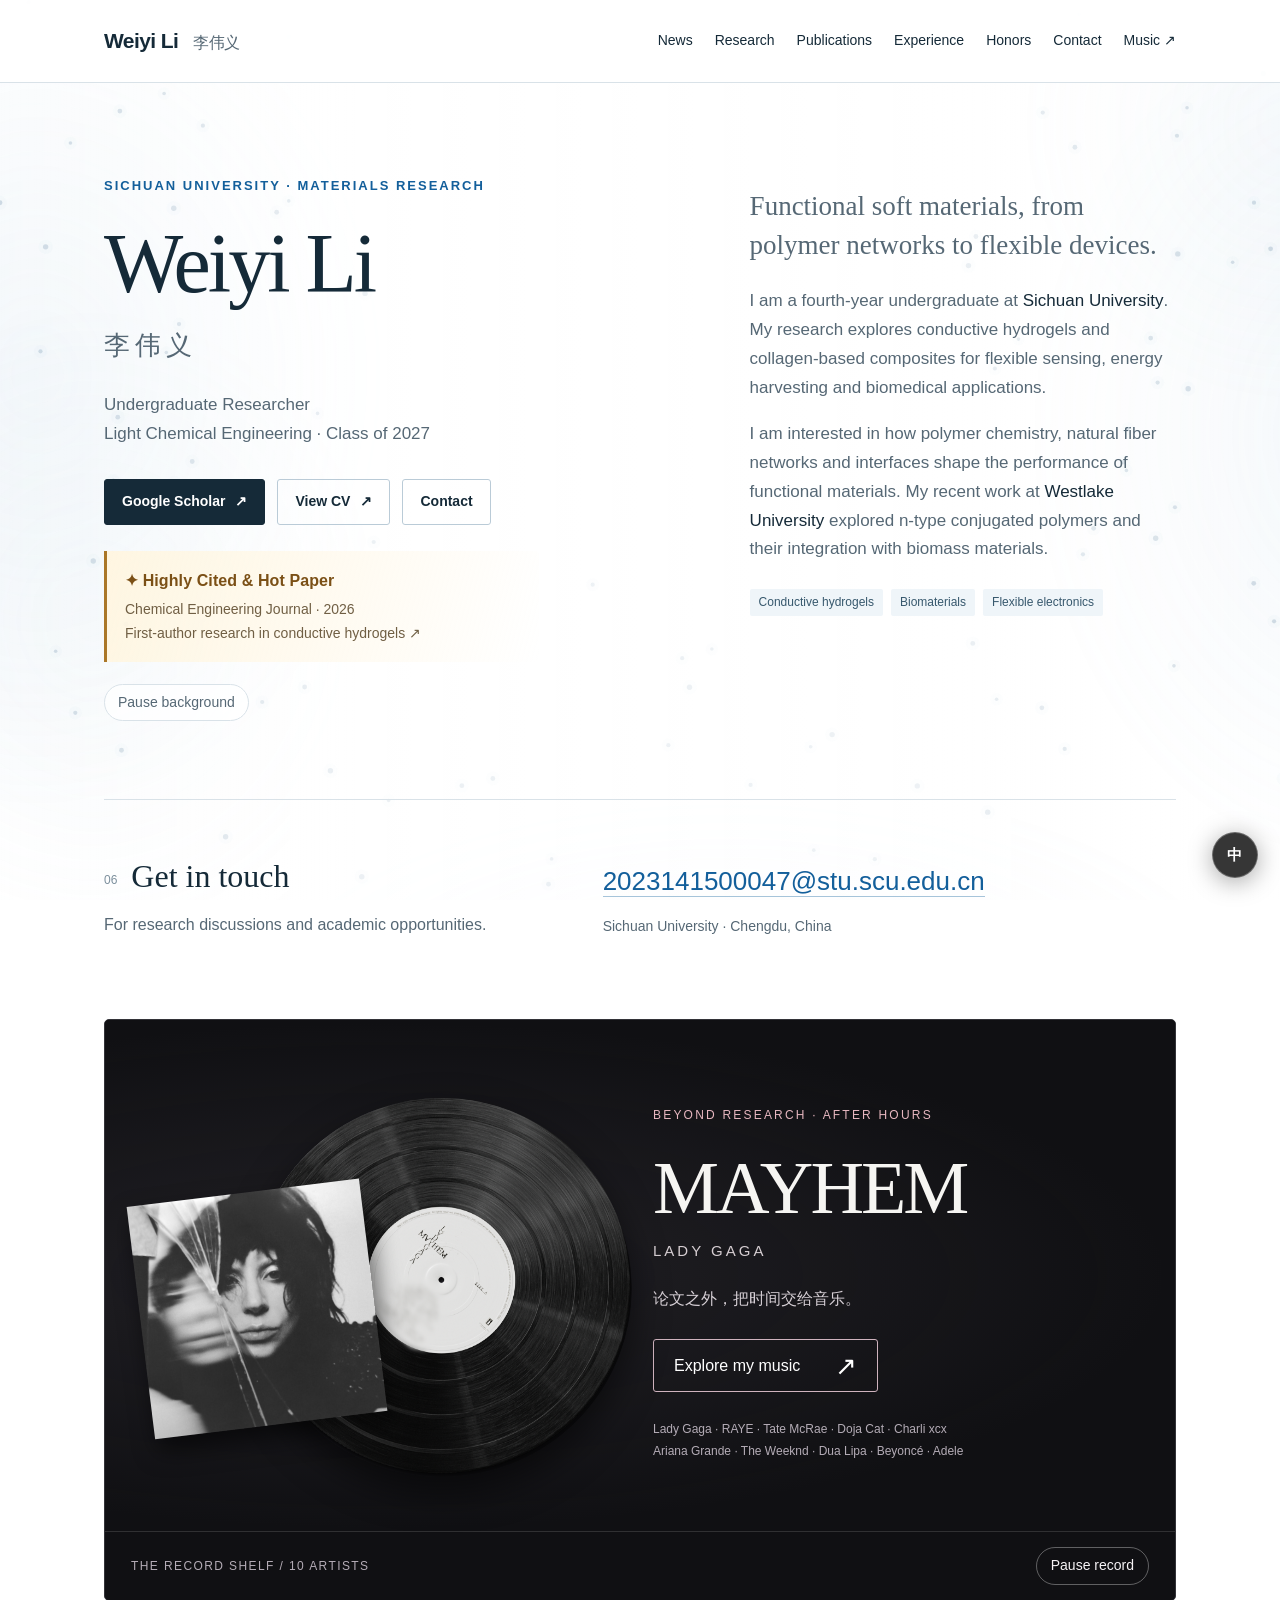
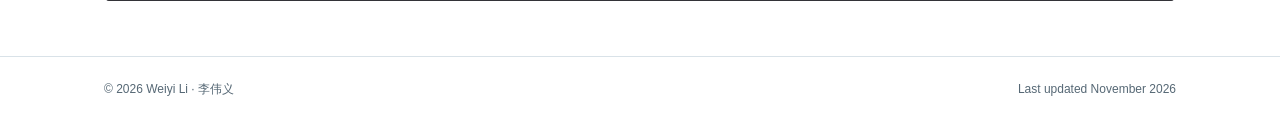
<file: index.html>
<!doctype html>
<html lang="en"><head><meta charset="utf-8"><meta name="viewport" content="width=device-width,initial-scale=1"><title>Weiyi Li | Materials Research</title><meta name="description" content="Weiyi Li is an undergraduate researcher at Sichuan University working on conductive hydrogels, collagen-based materials and conjugated polymers."><meta name="theme-color" content="#152a38"><link rel="stylesheet" href="style.css"></head><body data-view="home"><div class="academic-ambient" aria-hidden="true"><div class="gel-field"></div><div class="gel-field second"></div><canvas id="polymer-network"></canvas><div class="reading-veil"></div></div><a class="skip" href="#main">Skip to content</a><header class="topbar"><div class="wrap"><a class="wordmark" href="#">Weiyi Li <span>李伟义</span></a><nav aria-label="Main navigation"><a href="#news" data-view="news">News</a><a href="#research" data-view="research">Research</a><a href="#publications" data-view="publications">Publications</a><a href="#experience" data-view="experience">Experience</a><a href="#honors" data-view="honors">Honors</a><a href="#contact" data-view="contact">Contact</a><a href="music/index.html">Music ↗</a></nav></div></header><main id="main" class="wrap"><div class="hero"><div><p class="eyebrow">Sichuan University · Materials Research</p><h1>Weiyi Li<span lang="zh-CN">李伟义</span></h1><p class="role">Undergraduate Researcher<br>Light Chemical Engineering · Class of 2027</p><div class="links"><a class="button primary" href="https://scholar.google.com/citations?hl=en&amp;user=PTNazwgAAAAJ" target="_blank" rel="noopener noreferrer">Google Scholar <span aria-hidden="true">↗</span></a><a class="button" href="cv.pdf" target="_blank" rel="noopener">View CV <span aria-hidden="true">↗</span></a><a class="button" href="#contact">Contact</a></div><a class="hero-recognition" href="#cej-paper" data-view="publications"><span class="recognition-title">✦ Highly Cited & Hot Paper</span><span class="recognition-meta">Chemical Engineering Journal · 2026<br>First-author research in conductive hydrogels ↗</span></a><button type="button" id="background-motion" class="background-motion" aria-pressed="true">Pause background</button></div><div class="intro"><p class="lead">Functional soft materials, from polymer networks to flexible devices.</p><p>I am a fourth-year undergraduate at <strong>Sichuan University</strong>. My research explores conductive hydrogels and collagen-based composites for flexible sensing, energy harvesting and biomedical applications.</p><p>I am interested in how polymer chemistry, natural fiber networks and interfaces shape the performance of functional materials. My recent work at <strong>Westlake University</strong> explored n-type conjugated polymers and their integration with biomass materials.</p><div class="keywords"><span>Conductive hydrogels</span><span>Biomaterials</span><span>Flexible electronics</span></div></div></div><section id="news"><div class="section-head"><h2><span class="section-number">01</span>News &amp; milestones</h2><a href="cv.pdf" target="_blank" rel="noopener">View full CV ↗</a></div><p class="news-intro">Research, publications, experiences and a few milestones along the way.</p><ul class="news-list"><li class="news-item news-highlight"><div class="news-date">2026</div><div class="news-body"><span class="news-category">National award</span><h3><a href="#honors">First Prize · 15th Challenge Cup China College Students' Entrepreneurship Plan Competition ↗</a></h3><p>As a core member of the project "Smile Beyond Borders — Addressing Noma in Extreme Poverty Regions" (笑绽非凡——让"坏疽性口炎"不再困扰非洲极端贫困国家), led by West China School of Stomatology, Sichuan University, received the National First Prize at the 15th Challenge Cup China College Students' Entrepreneurship Plan Competition.</p></div></li><li class="news-item"><div class="news-date">October 2026</div><div class="news-body"><span class="news-category">Provincial award</span><h3><a href="#honors">Third Prize · 6th Sichuan Provincial College Student Materials Design Competition ↗</a></h3><p>Project "Percutaneous Bone-Collagen Pulse — Design, Fabrication and Self-Powered Multimodal Sensing of Collagen Fiber Network-Reinforced Deep Eutectic Solvent Conductive Hydrogel" (皮骨胶脉——胶原纤维网络增强低共熔溶剂导电水凝胶的设计制备与自供电多模态传感应用) received Third Prize at the 6th Sichuan Provincial College Student Materials Design Competition, under the supervision of Prof. Haibin Gu.</p></div></li><li class="news-item news-highlight"><div class="news-date">2026</div><div class="news-body"><span class="news-category">Research recognition</span><h3><a href="#cej-paper">First-author CEJ paper recognized as a Highly Cited & Hot Paper ↗</a></h3><p>Our work combines a collagen fiber network with a PDES-based conductive hydrogel for self-adhesion, anti-freezing performance, multimodal sensing and triboelectric energy harvesting.</p><p class="news-period">Research period: January 2025 – January 2026</p></div></li><li class="news-item"><div class="news-date">2026</div><div class="news-body"><span class="news-category">Honors</span><h3><a href="#honors">BYD Scholarship 比亚迪奖学金 ↗</a></h3><p>Sichuan University · 2026 · One of 18 recipients university-wide; sole recipient of the college</p></div></li><li class="news-item"><div class="news-date">2026</div><div class="news-body"><span class="news-category">Award</span><h3><a href="#honors">Gold Award ↗</a></h3><p>China International College Students' Innovation Competition · SCU round · 2026 · Project "齿道生根" (Youth Red Dream Journey track) · Team member</p></div></li><li class="news-item"><div class="news-date">2026</div><div class="news-body"><span class="news-category">Honors</span><h3><a href="#honors">Dawei Scholarship · 达威奖学金 ↗</a></h3><p>Received Sichuan University's Dawei Scholarship (¥8,000), awarded to two students in the grade.</p></div></li><li class="news-item"><div class="news-date">2026</div><div class="news-body"><span class="news-category">Honors</span><h3><a href="#honors">Shujinfeng Scholarship · 蜀锦峰奖学金 ↗</a></h3><p>Received Sichuan University's Shujinfeng Scholarship (¥10,000 plus a ¥4,000 meal &amp; accommodation subsidy).</p></div></li><li class="news-item"><div class="news-date">2026</div><div class="news-body"><span class="news-category">Honors</span><h3><a href="#honors">Nominated for the Baosteel Scholarship · 宝钢奖学金提名 ↗</a></h3><p>Nominated by the college — one nominee per college — to compete university-wide for the Baosteel Scholarship (¥10,000).</p></div></li><li class="news-item"><div class="news-date">July – August 2026</div><div class="news-body"><span class="news-category">Summer research</span><h3><a href="#experience">Completed the Westlake University summer research internship ↗</a></h3><p>Studied n-type PBFDO synthesis through oxidative polymerization and reduction doping, explored its integration with biomass materials, and gained introductory experience in MXene synthesis.</p><p class="news-period">Internship: July 13 – August 14, 2026</p></div></li><li class="news-item"><div class="news-date">17 – 28 Aug 2026</div><div class="news-body"><span class="news-category">Product R&amp;D internship</span><h3><a href="#experience">Sichuan Shujinfeng Technology Co., Ltd. ↗</a></h3><p>Worked on silicone ear-tip fit testing and user-experience data analysis, joined research visits to a power-battery production base and the Luzhou plant, and received an A rating for the internship.</p></div></li><li class="news-item"><div class="news-date">2026</div><div class="news-body"><span class="news-category">Publication</span><h3><a href="https://doi.org/10.1039/D6TB00545D" target="_blank" rel="noopener noreferrer">Collagen-network conductive hydrogels in Journal of Materials Chemistry B ↗</a></h3><p>Co-authored research on robust, multifunctional skin-collagen-reinforced conductive hydrogels for multimodal sensing and triboelectric nanogenerators.</p></div></li><li class="news-item"><div class="news-date">July 2026</div><div class="news-body"><span class="news-category">Award</span><h3><a href="#honors">Second Prize · SCU Intellectual Property Challenge ↗</a></h3><p>Received Second Prize in the sixth Sichuan University Intellectual Property Challenge, part of the university’s 2025–2026 Challenge Cup extracurricular academic and technological activities.</p></div></li><li class="news-item"><div class="news-date">2026</div><div class="news-body"><span class="news-category">Publication</span><h3><a href="https://doi.org/10.1016/j.apmt.2025.103052" target="_blank" rel="noopener noreferrer">Transparent sheepskin-derived materials in Applied Materials Today ↗</a></h3><p>Investigated transparent collagen-based materials using a zirconium-tanned fiber framework and in situ acrylate polymerization, with fluorescent carbon dots for light conversion.</p><p class="news-period">Research period: November 2023 – June 2025</p></div></li><li class="news-item"><div class="news-date">June 2025 – January 2026</div><div class="news-body"><span class="news-category">Publication</span><h3><a href="https://doi.org/10.1016/j.colsurfa.2026.142331" target="_blank" rel="noopener noreferrer">High-Strength, Transparent, Antibacterial, Anti-Freezing, Water-Retaining Ionic Conductive Hydrogel Reinforced by Tanned Collagen Fiber Network for Flexible Sensing and Triboelectric Nanogenerator Applications ↗</a></h3><p>Developed polyacrylamide/poly(itaconic acid) hydrogels reinforced by a tanned collagen fiber network for flexible sensing and triboelectric nanogenerators.</p><p><strong>Colloids and Surfaces A · 2026 · Volume 755 · Article 142331 · Published · Second author</strong></p></div></li><li class="news-item"><div class="news-date">January 2025 – January 2026</div><div class="news-body"><span class="news-category">Research project</span><h3>Gelatin-based conductive hydrogels for diabetic wound healing</h3><p>Designed a gelatin-based conductive hydrogel with dynamic imine and boronic ester crosslinking for glucose- and pH-responsive drug release, as part of a collaborative study on diabetic chronic wound healing.</p><p><strong>Manuscript in preparation</strong></p></div></li><li class="news-item"><div class="news-date">December 2025</div><div class="news-body"><span class="news-category">Student innovation project · Completed</span><h3>Lipoic acid microgels for osteoarthritis</h3><p class="project-original-title" lang="zh-CN">硫辛酸微凝胶的构筑及其在骨关节炎治疗中的应用研究</p><p>Explored injectable microgels designed for local retention, lubrication and degradation-controlled lipoic acid release to address inflammation and reactive oxygen species.</p><p class="project-programme">2025 college-level Student Innovation Training Programme · College of Biomedical Engineering, Sichuan University</p><p class="project-status">Project member · Completed with a Pass · December 2025</p><p class="news-period">Research period: September 2024 – September 2025</p></div></li><li class="news-item"><div class="news-date">December 2025</div><div class="news-body"><span class="news-category">Student innovation project · Completed</span><h3>Injectable collagen hydrogels for wound sensing and repair</h3><p class="project-original-title" lang="zh-CN">具有创面pH智能检测功能的抗菌抗氧化活性可注射胶原基水凝胶的研究</p><p>Investigated tea-derived carbon dots and a dialdehyde-chitosan/collagen network for pH-responsive fluorescence, antibacterial and antioxidant functions, and wound repair.</p><p class="project-programme">2025 university-level Student Innovation Training Programme · Sichuan University</p><p class="project-status">Project leader · Completed with a Pass · December 2025</p><p class="news-period">Research period: September 2024 – September 2025</p></div></li><li class="news-item"><div class="news-date">October 2025</div><div class="news-body"><span class="news-category">Honors</span><h3><a href="#honors">Outstanding Student &amp; Third-Class Scholarship ↗</a></h3><p>Received Sichuan University’s Outstanding Student recognition and comprehensive Third-Class Scholarship for the 2024–2025 academic year.</p></div></li><li class="news-item"><div class="news-date">December 2024 – September 2025</div><div class="news-body"><span class="news-category">CAS research project · Completed</span><h3>Amidoxime-functionalized carbon black for seawater uranium extraction</h3><p class="project-original-title" lang="zh-CN">海水提铀材料的研究</p><p>Investigated plasma-assisted grafting of amidoxime groups onto carbon black, uranium binding through nitrogen and oxygen coordination, and the material’s adsorption performance and reusability.</p><p class="project-programme">Science and Technology Innovation Programme (科创计划) · Hefei Institutes of Physical Science, Chinese Academy of Sciences</p><p class="project-status">Completed and passed expert assessment · September 19, 2025</p></div></li><li class="news-item"><div class="news-date">October 2024 – September 2025</div><div class="news-body"><span class="news-category">Research project · Award</span><h3><a href="#honors">Human-derived extracellular matrix for oral cancer postoperative repair ↗</a></h3><p>Contributed literature research, technical-route development involving microneedles, and visual communication. The team received a Silver Award in the Sichuan University round of the China International College Students’ Innovation Competition in August 2025.</p></div></li><li class="news-item"><div class="news-date">August 2024 – February 2025</div><div class="news-body"><span class="news-category">Practical experience</span><h3>Hangzhou Gandashi Education Technology Co., Ltd.</h3><p>Provided study-method guidance to high-school students, developed individual daily study plans, and communicated progress with students and parents.</p></div></li><li class="news-item"><div class="news-date">May 2024</div><div class="news-body"><span class="news-category">Award</span><h3>Outstanding Team Leader in a school practical activity</h3><p>Recognized for team leadership in a Sichuan University practical activity.</p></div></li><li class="news-item"><div class="news-date">September 2023</div><div class="news-body"><span class="news-category">Education</span><h3>Began undergraduate studies at Sichuan University</h3><p>Studying Light Chemical Engineering, with coursework in polymer chemistry, physical chemistry, chemical engineering and biomaterials.</p><p class="news-period">September 2023 – June 2027 (expected)</p></div></li></ul></section><section id="research"><div class="section-head"><h2><span class="section-number">02</span>Research interests</h2></div><div class="research-grid"><article class="research"><span class="kicker">Soft electronics</span><h3>Conductive hydrogels<br>&amp; flexible sensing</h3><p>Combining collagen fiber networks with conductive polymer systems to study mechanical performance, environmental stability, multimodal sensing and triboelectric energy harvesting.</p></article><article class="research"><span class="kicker">Biofunctional materials</span><h3>Dynamic networks<br>&amp; tissue repair</h3><p>Exploring gelatin- and collagen-based hydrogels, dynamic covalent crosslinking and responsive material systems for wound healing and biomedical applications.</p></article><article class="research"><span class="kicker">Polymer composites</span><h3>Conjugated polymers<br>&amp; biomass interfaces</h3><p>Investigating n-type PBFDO synthesis and its integration with collagen-based substrates, with an interest in processing, interfaces and electrical transport.</p></article></div></section><section id="publications"><div class="section-head"><h2><span class="section-number">03</span>Selected publications</h2><a href="https://scholar.google.com/citations?hl=en&amp;user=PTNazwgAAAAJ" target="_blank" rel="noopener noreferrer">All publications on Scholar ↗</a></div><article class="pub with-figure highly-cited" id="cej-paper"><div class="pub-year">2026</div><figure class="paper-figure"><a class="image-zoom " href="assets/dpamg-network.png" data-image="assets/dpamg-network.png" data-caption="Preparation and network design of DPAMG." aria-label="Enlarge: Preparation and network design of DPAMG."><img src="assets/dpamg-network.png" alt="Preparation and network design of DPAMG." loading="lazy" decoding="async" width="1022" height="717"><span class="zoom-mark" aria-hidden="true">＋</span></a><figcaption>Chemical Engineering Journal · Fig. 1</figcaption></figure><div><span class="highly-cited-badge">✦ Highly Cited & Hot Paper · 高被引 & 热点论文</span><h3><a href="https://doi.org/10.1016/j.cej.2026.173225" target="_blank" rel="noopener noreferrer">Self-adhesive, Anti-freezing, Multifunctional PDES-based Conductive Hydrogel Strengthened by Collagen Fiber Network for Multimodal Sensing and Triboelectric Nanogenerator</a></h3><p><strong>Weiyi Li</strong>, Jianxun Luo, Meijun Chen, Nianhua Dan, Haibin Gu</p><p class="venue">Chemical Engineering Journal · 2026 · Volume 529 · Article 173225 · Published · <span class="tag">First author</span></p><p>First-author work on a self-adhesive, anti-freezing conductive hydrogel strengthened by a collagen fiber network, for multimodal sensing and triboelectric nanogenerators.</p><a class="paper-link" href="https://doi.org/10.1016/j.cej.2026.173225" target="_blank" rel="noopener noreferrer">Read paper ↗</a></div></article><article class="pub with-figure" id="paiah-paper"><div class="pub-year">2026</div><figure class="paper-figure"><a class="image-zoom " href="assets/paiah-graphical-abstract.png" data-image="assets/paiah-graphical-abstract.png" data-caption="PAIAH conductive hydrogel: preparation, multifunctional properties and sensing applications." aria-label="Enlarge: PAIAH conductive hydrogel: preparation, multifunctional properties and sensing applications."><img src="assets/paiah-graphical-abstract.png" alt="PAIAH conductive hydrogel: preparation, multifunctional properties and sensing applications." loading="lazy" decoding="async" width="1233" height="886"><span class="zoom-mark" aria-hidden="true">＋</span></a><figcaption>Colloids and Surfaces A · Graphical abstract</figcaption></figure><div><h3><a href="https://doi.org/10.1016/j.colsurfa.2026.142331" target="_blank" rel="noopener noreferrer">High-Strength, Transparent, Antibacterial, Anti-Freezing, Water-Retaining Ionic Conductive Hydrogel Reinforced by Tanned Collagen Fiber Network for Flexible Sensing and Triboelectric Nanogenerator Applications</a></h3><p class="venue">Colloids and Surfaces A · 2026 · Volume 755 · Article 142331 · Published · <span class="tag">Second author</span></p><p>Developed polyacrylamide/poly(itaconic acid) hydrogels reinforced by a tanned collagen fiber network for flexible sensing and triboelectric nanogenerators.</p><a class="paper-link" href="https://doi.org/10.1016/j.colsurfa.2026.142331" target="_blank" rel="noopener noreferrer">Read paper ↗</a></div></article><article class="pub with-figure"><div class="pub-year">2026</div><figure class="paper-figure"><a class="image-zoom " href="assets/hydrogel-overview.png" data-image="assets/hydrogel-overview.png" data-caption="Collagen-network hydrogel for multimodal sensing and triboelectric energy harvesting." aria-label="Enlarge: Collagen-network hydrogel for multimodal sensing and triboelectric energy harvesting."><img src="assets/hydrogel-overview.png" alt="Collagen-network hydrogel for multimodal sensing and triboelectric energy harvesting." loading="lazy" decoding="async" width="1385" height="945"><span class="zoom-mark" aria-hidden="true">＋</span></a><figcaption>Graphical research overview</figcaption></figure><div><h3><a href="https://doi.org/10.1039/D6TB00545D" target="_blank" rel="noopener noreferrer">Highly robust skin collagen fiber network-reinforced multifunctional conductive hydrogel for multimodal sensing and TENG applications</a></h3><p>Fengming Gu, Meijun Chen, <strong>Weiyi Li</strong>, Haibin Gu</p><p class="venue">Journal of Materials Chemistry B</p><a class="paper-link" href="https://doi.org/10.1039/D6TB00545D" target="_blank" rel="noopener noreferrer">Read paper ↗</a></div></article><article class="pub with-figure"><div class="pub-year">2026</div><figure class="paper-figure"><a class="image-zoom " href="assets/light-conversion.png" data-image="assets/light-conversion.png" data-caption="Fluorescent transparent collagen-based materials." aria-label="Enlarge: Fluorescent transparent collagen-based materials."><img src="assets/light-conversion.png" alt="Fluorescent transparent collagen-based materials." loading="lazy" decoding="async" width="1388" height="932"><span class="zoom-mark" aria-hidden="true">＋</span></a><figcaption>Applied Materials Today · Fig. 7</figcaption></figure><div><h3><a href="https://www.sciencedirect.com/science/article/abs/pii/S235294072500469X" target="_blank" rel="noopener noreferrer">Transparent materials derived from sheepskin for light conversion application</a></h3><p>Xin Shi, Xin Wang, <strong>Weiyi Li</strong>, Meijun Chen, Nianhua Dan, Haibin Gu</p><p class="venue">Applied Materials Today · 48, 103052</p><a class="paper-link" href="https://doi.org/10.1016/j.apmt.2025.103052" target="_blank" rel="noopener noreferrer">Read paper ↗</a></div></article></section><section id="experience"><div class="section-head"><h2><span class="section-number">04</span>Education &amp; experience</h2></div><article class="experience-row"><div class="date">2023 — 2027 (expected)</div><div><h3>Sichuan University</h3><p class="position">B.Eng. in Light Chemical Engineering · Chengdu, China</p><p>Research in conductive hydrogels, collagen-based functional materials and flexible devices. Coursework includes polymer chemistry, physical chemistry, chemical engineering and biomaterials.</p></div></article><article class="experience-row with-certificate"><div class="date">13 Jul — 14 Aug 2026</div><div><h3>Westlake University</h3><p class="position">Summer Research Programme · Hangzhou, China</p><p>Studied n-type conjugated polymer PBFDO synthesis through oxidative polymerization and reduction doping, and explored applications combining PBFDO with biomass materials.</p></div><figure class="internship-photo"><a class="image-zoom " href="assets/westlake-certificate.jpg" data-image="assets/westlake-certificate.jpg" data-caption="Westlake University summer research internship certificate, July 13–August 14, 2026." aria-label="Enlarge: Westlake University summer research internship certificate, July 13–August 14, 2026."><img src="assets/westlake-certificate.jpg" alt="Westlake University summer research internship certificate, July 13–August 14, 2026." loading="lazy" decoding="async" width="1279" height="1706"><span class="zoom-mark" aria-hidden="true">＋</span></a><figcaption>Summer research · 2026</figcaption></figure></article><article class="experience-row"><div class="date">17 – 28 Aug 2026</div><div><h3>Sichuan Shujinfeng Technology Co., Ltd.</h3><p class="position">Product R&amp;D Intern · Chengdu, China</p><p>Worked on silicone ear-tip fit testing and user-experience data analysis, joined research visits to a power-battery production base and the Luzhou plant, and received an A rating for the internship.</p></div></article><article class="experience-row"><div class="date">2024 — 2025</div><div><h3>Research projects &amp; recognition</h3><p class="position">Sichuan University</p><p>Additional project experience in seawater uranium extraction and lipoic acid microgels. Recipient of the university's Third-Class Scholarship and Outstanding Student recognition for 2024–2025.</p></div></article></section><section id="honors"><div class="section-head"><h2><span class="section-number">05</span>Honors &amp; awards</h2></div><div class="honors-grid" lang="en"><figure class="award"><figcaption><span class="award-date">2026</span><h3>BYD Scholarship</h3><p>Sichuan University · 2026 · One of 18 recipients university-wide; sole recipient of the college</p></figcaption></figure><figure class="award"><figcaption><span class="award-date">2026</span><h3>Gold Award</h3><p>China International College Students' Innovation Competition · SCU round · 2026 · Project "Chidao Shenggen" (Youth Red Dream Journey track) · Team member</p></figcaption></figure><figure class="award"><figcaption><span class="award-date">2026</span><h3>National First Prize</h3><p>15th Challenge Cup · China College Students’ Entrepreneurship Plan Competition</p></figcaption></figure><figure class="award"><figcaption><span class="award-date">2026</span><h3>Third Prize</h3><p>6th Sichuan Provincial College Student Materials Design Competition</p></figcaption></figure><figure class="award"><figcaption><span class="award-date">2025–2026</span><h3>Dawei Scholarship</h3><p>Sichuan University · ¥8,000 · One of two recipients in the grade</p></figcaption></figure><figure class="award"><figcaption><span class="award-date">2025–2026</span><h3>Shujinfeng Scholarship</h3><p>Sichuan University · ¥10,000 + ¥4,000 meal &amp; accommodation subsidy</p></figcaption></figure><figure class="award"><figcaption><span class="award-date">2026</span><h3>Baosteel Scholarship Nominee</h3><p>Nominated by the college — one nominee per college · ¥10,000</p></figcaption></figure><figure class="award"><figcaption><span class="award-date">2026</span><h3>Second Prize</h3><p>SCU Intellectual Property Challenge</p></figcaption></figure><figure class="award"><figcaption><span class="award-date">2025</span><h3>Silver Award</h3><p>China International College Students’ Innovation Competition · SCU round</p></figcaption></figure><figure class="award"><figcaption><span class="award-date">2024–2025</span><h3>Outstanding Student</h3><p>Sichuan University</p></figcaption></figure><figure class="award"><figcaption><span class="award-date">2024–2025</span><h3>Third-Class Scholarship</h3><p>Sichuan University · Comprehensive Scholarship</p></figcaption></figure></div><div class="section-head" lang="zh-CN"><h2>荣誉与奖项</h2></div><div class="honors-grid" lang="zh-CN"><figure class="award"><figcaption><span class="award-date">2026</span><h3>比亚迪奖学金</h3><p>四川大学 · 2026 · 全校共18人获奖；学院唯一获奖人</p></figcaption></figure><figure class="award"><figcaption><span class="award-date">2026</span><h3>金奖</h3><p>中国国际大学生创新大赛 · 四川大学校级赛 · 2026 · “齿道生根”项目（青年红色筑梦之旅赛道） · 团队成员</p></figcaption></figure><figure class="award"><figcaption><span class="award-date">2026</span><h3>全国一等奖</h3><p>第十五届“挑战杯”中国大学生创业计划竞赛</p></figcaption></figure><figure class="award"><figcaption><span class="award-date">2026</span><h3>三等奖</h3><p>第六届四川省大学生材料设计大赛</p></figcaption></figure><figure class="award"><figcaption><span class="award-date">2025–2026</span><h3>达威奖学金</h3><p>四川大学 · 8,000元 · 年级仅两人获奖</p></figcaption></figure><figure class="award"><figcaption><span class="award-date">2025–2026</span><h3>蜀锦峰奖学金</h3><p>四川大学 · 10,000元奖学金及4,000元食宿补贴</p></figcaption></figure><figure class="award"><figcaption><span class="award-date">2026</span><h3>宝钢奖学金提名</h3><p>学院推荐提名，每个学院仅一个名额 · 10,000元</p></figcaption></figure><figure class="award"><figcaption><span class="award-date">2026</span><h3>二等奖</h3><p>四川大学知识产权挑战赛</p></figcaption></figure><figure class="award"><figcaption><span class="award-date">2025</span><h3>银奖</h3><p>中国国际大学生创新大赛 · 四川大学校级赛</p></figcaption></figure><figure class="award"><figcaption><span class="award-date">2024–2025</span><h3>优秀学生</h3><p>四川大学</p></figcaption></figure><figure class="award"><figcaption><span class="award-date">2024–2025</span><h3>三等奖学金</h3><p>四川大学 · 综合奖学金</p></figcaption></figure></div></section><section class="contact" id="contact"><div><h2><span class="section-number">06</span>Get in touch</h2><p>For research discussions and academic opportunities.</p></div><div class="contact-right"><a class="email" href="mailto:2023141500047@stu.scu.edu.cn">2023141500047@stu.scu.edu.cn</a><p>Sichuan University · Chengdu, China</p></div></section><div class="music-invitation">
<a id="after-hours-entry" class="after-hours-entry mayhem-entry" href="music/index.html" aria-label="Enter After Hours, my music collection">
<div class="record-display" aria-hidden="true"><img class="mayhem-sleeve" src="music/assets/1837310866.jpg" alt="" width="600" height="600" loading="lazy"><div class="record-window"><img class="mayhem-vinyl" src="music/assets/mayhem-vinyl.png" alt="" loading="lazy"></div></div>
<div class="mayhem-copy"><span class="music-eyebrow">BEYOND RESEARCH · AFTER HOURS</span><h2>MAYHEM<span>Lady Gaga</span></h2><p lang="zh-CN">论文之外，把时间交给音乐。</p><span class="music-invitation-link">Explore my music <span aria-hidden="true">↗</span></span><p class="music-lineup">Lady Gaga · RAYE · Tate McRae · Doja Cat · Charli xcx<br>Ariana Grande · The Weeknd · Dua Lipa · Beyoncé · Adele</p></div></a>
<div class="record-controls"><span>THE RECORD SHELF / 10 ARTISTS</span><button type="button" id="record-motion" aria-pressed="true">Pause record</button></div></div></main><footer><div class="wrap"><span>© 2026 Weiyi Li · 李伟义</span><span>Last updated November 2026</span></div></footer><dialog id="image-viewer" aria-labelledby="image-caption"><button class="close-viewer" aria-label="Close image" autofocus>Close ×</button><div class="viewer-stage"><img id="viewer-image" alt=""></div><p id="image-caption"></p></dialog><script src="nav-switch.js" defer></script><script src="gallery.js" defer></script><script src="academic-background.js" defer></script><script src="record-motion.js" defer></script><script src="translate.js" defer></script></body></html>
</file>
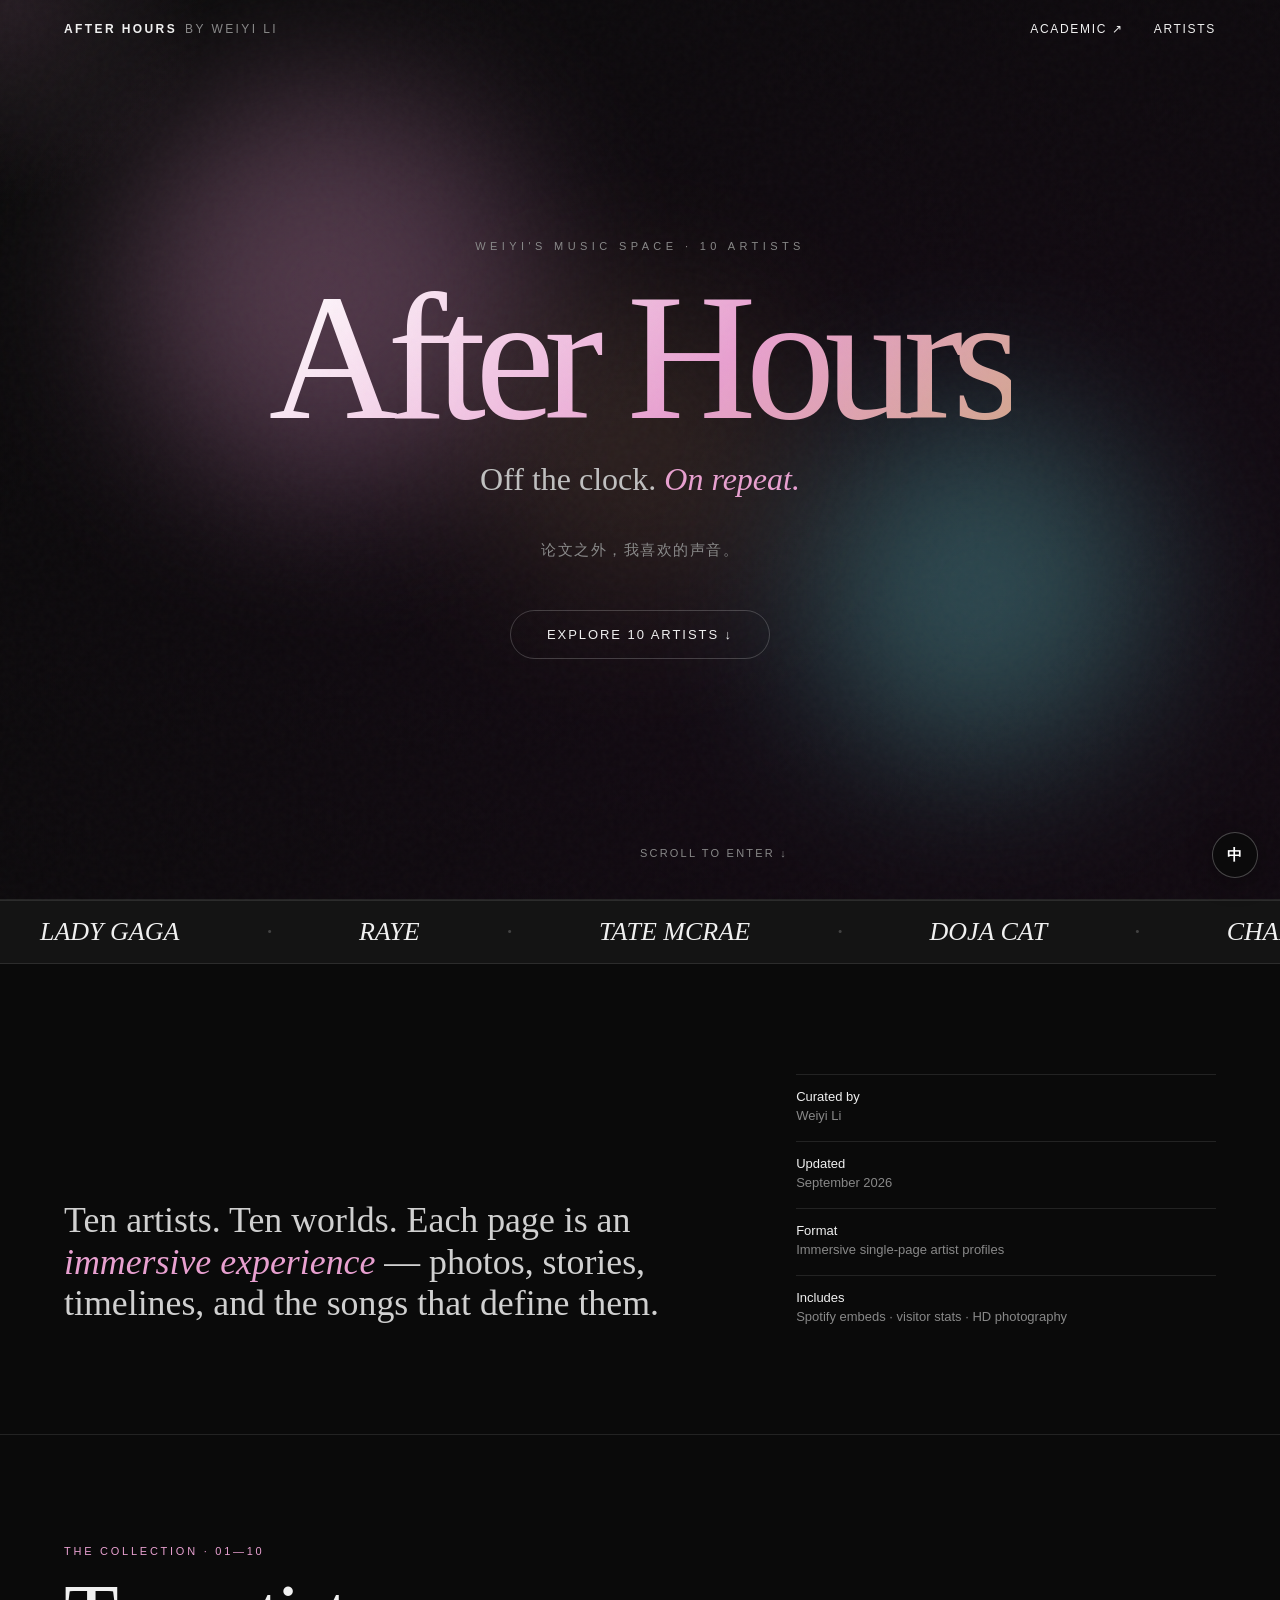
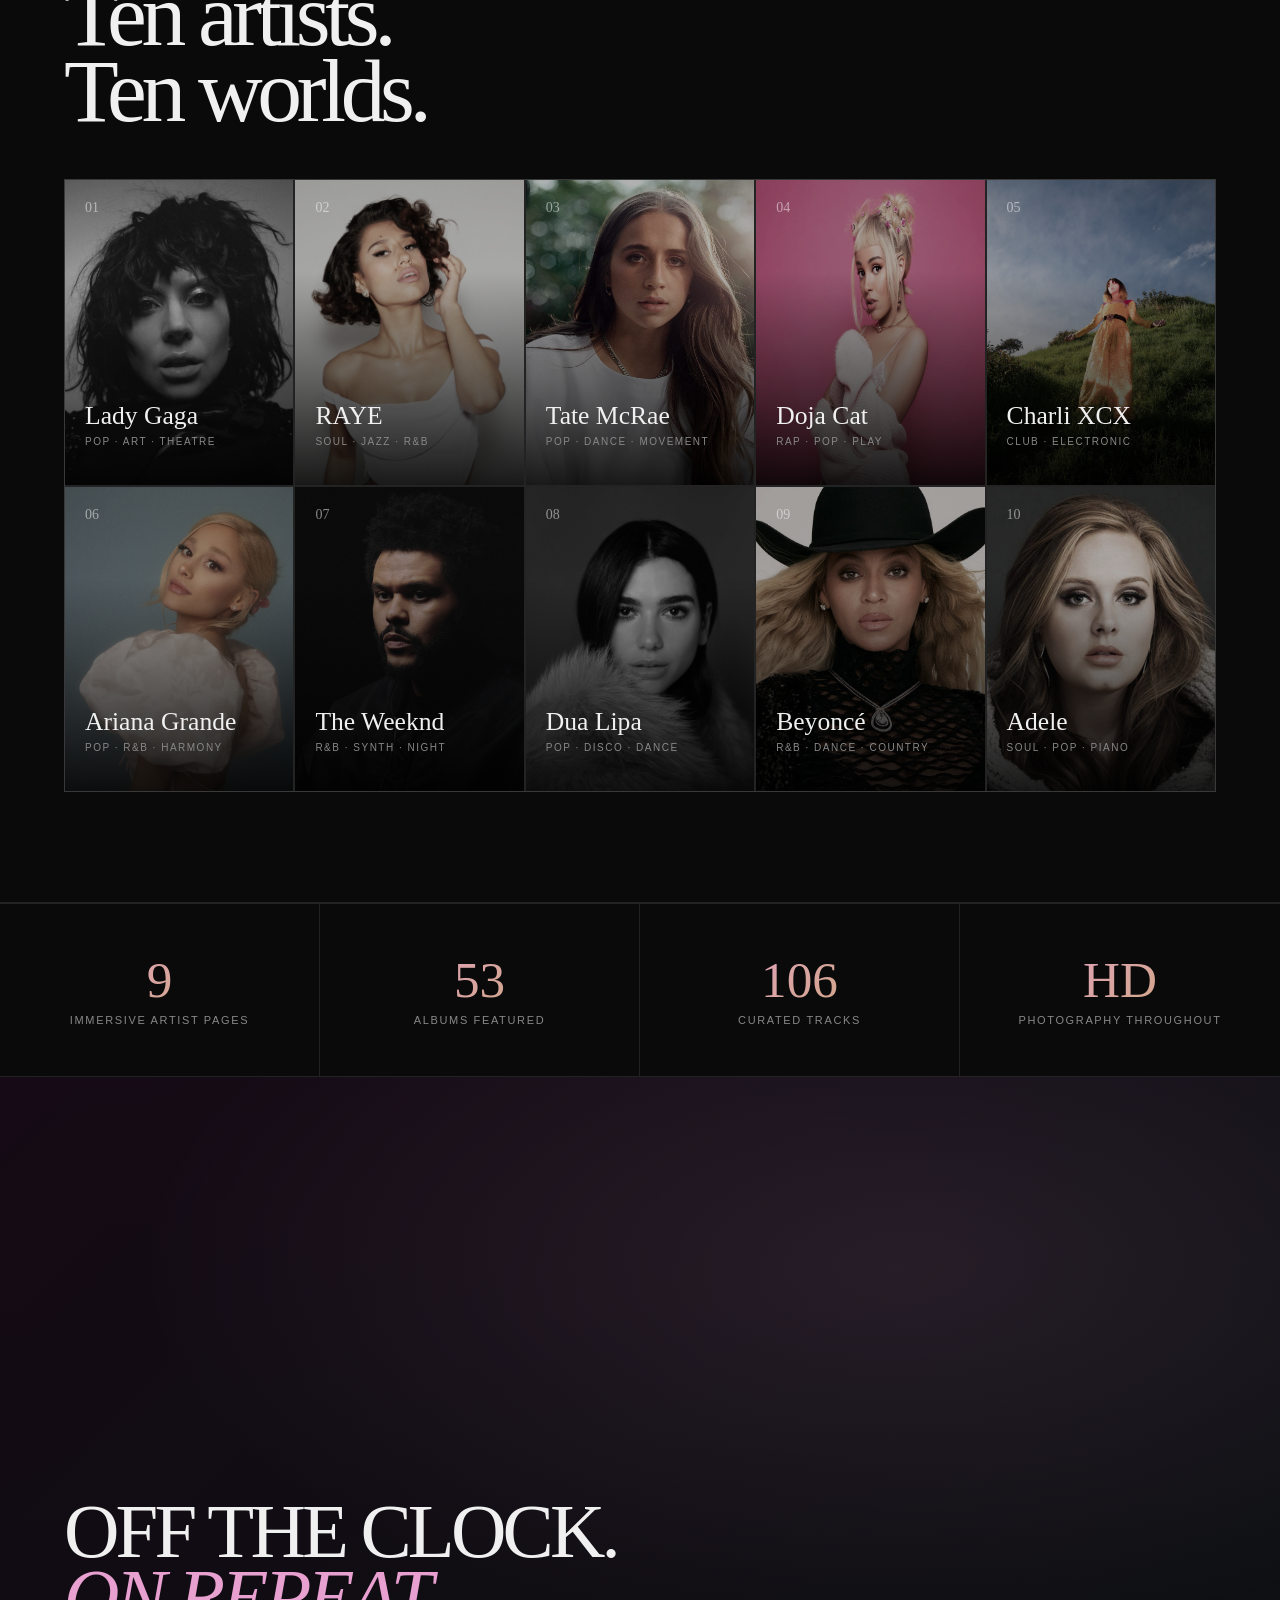
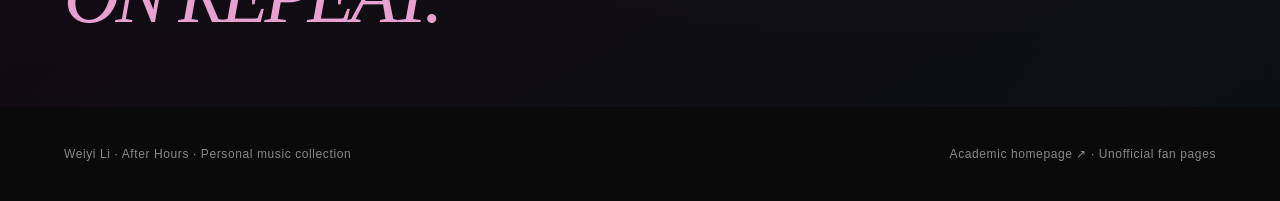
<file: music/index.html>
<!doctype html>
<html lang="en">
<head>
<meta charset="utf-8">
<meta name="viewport" content="width=device-width,initial-scale=1">
<title>After Hours — Weiyi's Music Space</title>
<meta name="description" content="After Hours: Weiyi Li's personal music space, featuring 10 immersive artist pages.">
<style>
:root{
  --bg:#0a0a0a;
  --bg2:#141414;
  --fg:#f0f0f0;
  --muted:#888;
  --line:rgba(255,255,255,.1);
  --accent:#e8a0d0;
  --serif:Georgia,'Times New Roman',serif;
}
*{box-sizing:border-box}
html{scroll-behavior:smooth}
body{margin:0;background:var(--bg);color:var(--fg);font-family:Inter,Arial,sans-serif;overflow-x:hidden}
a{color:inherit;text-decoration:none}

.scroll-progress{position:fixed;top:0;left:0;z-index:200;height:2px;width:0;background:linear-gradient(90deg,#e8a0d0,#c9a96e,#6cdbde,#b7ef2b);transition:width .1s linear}
.grain{position:fixed;inset:0;pointer-events:none;z-index:100;opacity:.05;background-image:url("data:image/svg+xml,%3Csvg viewBox='0 0 180 180' xmlns='http://www.w3.org/2000/svg'%3E%3Cfilter id='n'%3E%3CfeTurbulence type='fractalNoise' baseFrequency='.85' numOctaves='4' stitchTiles='stitch'/%3E%3C/filter%3E%3Crect width='100%25' height='100%25' filter='url(%23n)' opacity='.55'/%3E%3C/svg%3E")}
.cursor-glow{position:fixed;z-index:90;left:50%;top:50%;width:400px;height:400px;transform:translate(-50%,-50%);border-radius:50%;background:radial-gradient(circle,rgba(232,160,208,.12),transparent 70%);pointer-events:none;mix-blend-mode:screen;transition:opacity .3s}

header{position:fixed;top:0;left:0;right:0;z-index:150;padding:22px 5vw;display:flex;justify-content:space-between;align-items:center;font-size:12px;letter-spacing:.14em;text-transform:uppercase}
header .logo{font-weight:600;letter-spacing:.2em}
header .logo span{color:var(--muted);font-weight:400;margin-left:8px}
header nav{display:flex;gap:30px}
header nav a{transition:opacity .3s}
header nav a:hover{opacity:.6}

.hero{height:100svh;min-height:720px;position:relative;display:flex;align-items:center;justify-content:center;padding:8vw 5vw;overflow:hidden;text-align:center}
.hero-bg{position:absolute;inset:0;background:linear-gradient(135deg,#0a0a0a 0%,#1a0a1a 25%,#0a1a1a 50%,#1a1a0a 75%,#0a0a0a 100%);background-size:400% 400%;animation:gradientShift 20s ease infinite}
@keyframes gradientShift{0%{background-position:0% 50%}50%{background-position:100% 50%}100%{background-position:0% 50%}}
.hero-bg:after{content:"";position:absolute;inset:0;background:radial-gradient(ellipse at 50% 50%,transparent 0%,rgba(10,10,10,.6) 100%)}
.hero-orb{position:absolute;border-radius:50%;filter:blur(80px);opacity:.3;animation:float 8s ease-in-out infinite}
.orb-1{width:400px;height:400px;background:#e8a0d0;top:10%;left:10%;animation-delay:0s}
.orb-2{width:350px;height:350px;background:#6cdbde;bottom:15%;right:10%;animation-delay:-3s}
.orb-3{width:300px;height:300px;background:#c9a96e;top:50%;left:50%;transform:translate(-50%,-50%);animation-delay:-5s;opacity:.15}
@keyframes float{0%,100%{transform:translate(0,0) scale(1)}50%{transform:translate(30px,-30px) scale(1.1)}}
.hero-content{position:relative;z-index:2;max-width:900px}
.kicker{font-size:11px;letter-spacing:.4em;text-transform:uppercase;color:var(--muted);margin-bottom:30px;animation:fadeUp 1s .2s both}
h1{font:500 clamp(70px,14vw,200px)/.85 var(--serif);letter-spacing:-.06em;margin:0 0 25px;background:linear-gradient(135deg,#fff 0%,#e8a0d0 30%,#c9a96e 60%,#6cdbde 100%);-webkit-background-clip:text;background-clip:text;-webkit-text-fill-color:transparent;animation:fadeUp 1s .4s both,shimmer 8s ease-in-out 1s infinite;background-size:200% 200%}
@keyframes shimmer{0%,100%{background-position:0% 50%}50%{background-position:100% 50%}}
.hero-sub{font:400 clamp(20px,2.5vw,32px)/1.3 var(--serif);color:#c0c0c0;max-width:600px;margin:0 auto 40px;animation:fadeUp 1s .6s both}
.hero-sub em{color:var(--accent);font-style:italic}
.hero-cn{font-size:15px;color:var(--muted);letter-spacing:.1em;margin-bottom:50px;animation:fadeUp 1s .7s both}
.hero-cta{display:inline-flex;align-items:center;gap:12px;padding:16px 36px;border:1px solid rgba(255,255,255,.2);border-radius:50px;font-size:13px;letter-spacing:.15em;text-transform:uppercase;transition:all .4s;animation:fadeUp 1s .8s both;cursor:pointer;background:transparent;color:var(--fg)}
.hero-cta:hover{background:rgba(255,255,255,.08);border-color:rgba(255,255,255,.4);transform:translateY(-2px)}
.scroll-hint{position:absolute;bottom:40px;left:50%;transform:translateX(-50%);font-size:11px;letter-spacing:.2em;text-transform:uppercase;color:var(--muted);animation:fadeUp 1s 1s both,bounce 2s 1.8s infinite}
@keyframes fadeUp{from{opacity:0;transform:translateY(40px)}to{opacity:1;transform:none}}
@keyframes bounce{0%,100%{transform:translateX(-50%) translateY(0)}50%{transform:translateX(-50%) translateY(8px)}}

.marquee{overflow:hidden;border-top:1px solid var(--line);border-bottom:1px solid var(--line);white-space:nowrap;padding:18px 0;background:var(--bg2)}
.marquee-inner{display:inline-block;font:italic 500 26px/1 var(--serif);color:var(--muted);animation:marquee 40s linear infinite}
.marquee-inner span{margin:0 40px;opacity:.4}
.marquee-inner .name{color:var(--fg);opacity:1}
@keyframes marquee{to{transform:translateX(-50%)}}

section{padding:110px 5vw;border-bottom:1px solid var(--line)}
.eyebrow{font-size:11px;letter-spacing:.25em;text-transform:uppercase;color:var(--accent);margin-bottom:20px}
.title{font:500 clamp(48px,7vw,110px)/.85 var(--serif);letter-spacing:-.06em;margin:0 0 50px}

.intro-grid{display:grid;grid-template-columns:1.2fr .8fr;gap:8vw;align-items:end}
.intro-grid p{font:400 clamp(22px,2.8vw,40px)/1.15 var(--serif);margin:0;color:#d0d0d0}
.intro-grid p em{color:var(--accent);font-style:italic}
.meta{display:grid;gap:18px;color:var(--muted);font-size:13px}
.meta div{border-top:1px solid var(--line);padding-top:14px}
.meta strong{color:var(--fg);font-weight:500;display:block;margin-bottom:4px}

.artist-grid{display:grid;grid-template-columns:repeat(5,1fr);gap:2px;background:var(--line);border:1px solid var(--line)}
.artist-card{position:relative;aspect-ratio:3/4;overflow:hidden;background:var(--bg2);cursor:pointer;transition:all .5s cubic-bezier(.2,.7,.2,1)}
.artist-card:hover{z-index:2}
.artist-card .card-img{position:absolute;inset:0;width:100%;height:100%;object-fit:cover;transition:transform .8s cubic-bezier(.2,.7,.2,1),filter .5s;filter:saturate(.7) brightness(.7)}
.artist-card:hover .card-img{transform:scale(1.08);filter:saturate(1) brightness(.9)}
.artist-card .card-overlay{position:absolute;inset:0;background:linear-gradient(180deg,transparent 30%,rgba(0,0,0,.85) 100%);transition:opacity .5s}
.artist-card .card-glow{position:absolute;inset:0;opacity:0;transition:opacity .5s;pointer-events:none}
.artist-card:hover .card-glow{opacity:1}
.artist-card .card-number{position:absolute;top:20px;left:20px;font:500 14px var(--serif);color:rgba(255,255,255,.5);z-index:2;transition:color .3s}
.artist-card:hover .card-number{color:var(--card-accent)}
.artist-card .card-info{position:absolute;bottom:0;left:0;right:0;padding:25px 20px;z-index:2;transform:translateY(10px);transition:transform .5s}
.artist-card:hover .card-info{transform:translateY(0)}
.artist-card .card-info h3{font:500 clamp(20px,2vw,28px)/1.1 var(--serif);margin:0 0 6px;transition:color .3s}
.artist-card:hover .card-info h3{color:var(--card-accent)}
.artist-card .card-info p{font-size:10px;letter-spacing:.15em;text-transform:uppercase;color:var(--muted);margin:0 0 12px}
.artist-card .card-enter{font-size:10px;letter-spacing:.15em;text-transform:uppercase;color:var(--card-accent);opacity:0;transform:translateY(10px);transition:all .4s .1s}
.artist-card:hover .card-enter{opacity:1;transform:translateY(0)}

.stats-bar{display:grid;grid-template-columns:repeat(4,1fr);border-top:1px solid var(--line);border-bottom:1px solid var(--line);background:var(--bg)}
.stat{padding:50px 30px;text-align:center;border-right:1px solid var(--line);transition:background .4s}
.stat:last-child{border-right:0}
.stat:hover{background:rgba(255,255,255,.03)}
.stat-num{font:500 clamp(36px,4vw,56px)/1 var(--serif);background:linear-gradient(135deg,#e8a0d0,#c9a96e);-webkit-background-clip:text;background-clip:text;-webkit-text-fill-color:transparent;margin-bottom:8px}
.stat-label{font-size:11px;letter-spacing:.15em;text-transform:uppercase;color:var(--muted)}

.footer-img{height:70svh;min-height:500px;position:relative;background:linear-gradient(0deg,rgba(10,10,10,.8),rgba(10,10,10,.3)),linear-gradient(135deg,#1a0a1a,#0a1a1a,#1a1a0a);background-size:300% 300%;animation:gradientShift 15s ease infinite;display:flex;align-items:flex-end;padding:6vw 5vw;overflow:hidden}
.footer-img:after{content:"";position:absolute;inset:0;background:radial-gradient(ellipse at 70% 30%,rgba(232,160,208,.1),transparent 60%)}
.footer-img div{position:relative;z-index:2;font:500 clamp(40px,6vw,100px)/.85 var(--serif);letter-spacing:-.05em;color:var(--fg)}
.footer-img div em{color:var(--accent);font-style:italic}
.footer-bottom{padding:40px 5vw;display:flex;justify-content:space-between;align-items:center;font-size:12px;color:var(--muted);letter-spacing:.05em}
.footer-bottom a{transition:color .3s}
.footer-bottom a:hover{color:var(--fg)}

.reveal{opacity:0;transform:translateY(40px);transition:1s cubic-bezier(.2,.7,.2,1)}
.reveal.on{opacity:1;transform:none}
.reveal-left{opacity:0;transform:translateX(-40px);transition:1s cubic-bezier(.2,.7,.2,1)}
.reveal-left.on{opacity:1;transform:none}
.reveal-right{opacity:0;transform:translateX(40px);transition:1s cubic-bezier(.2,.7,.2,1)}
.reveal-right.on{opacity:1;transform:none}

@media(max-width:1200px){.artist-grid{grid-template-columns:repeat(3,1fr)}}
@media(max-width:900px){.intro-grid{grid-template-columns:1fr;gap:50px}.stats-bar{grid-template-columns:1fr 1fr}.stat:nth-child(2){border-right:0}.stat:nth-child(3){border-top:1px solid var(--line)}.artist-grid{grid-template-columns:repeat(2,1fr)}}
@media(max-width:600px){.hero{min-height:640px}section{padding:70px 20px}.artist-grid{grid-template-columns:1fr 1fr}.artist-card .card-info{padding:15px 12px}.artist-card .card-info h3{font-size:16px}.stats-bar{grid-template-columns:1fr 1fr}.stat{padding:30px 15px}.cursor-glow{display:none}header nav{gap:15px}.footer-bottom{flex-direction:column;gap:15px;text-align:center}}
@media(prefers-reduced-motion:reduce){*,*::before,*::after{animation:none!important;transition:none!important}.cursor-glow{display:none}}
</style>
</head>
<body>
<div class="scroll-progress"></div>
<div class="grain"></div>
<div class="cursor-glow"></div>

<header>
  <a href="index.html" class="logo">AFTER HOURS<span>BY WEIYI LI</span></a>
  <nav>
    <a href="../index.html">Academic ↗</a>
    <a href="#artists">Artists</a>
  </nav>
</header>

<section class="hero">
  <div class="hero-bg"></div>
  <div class="hero-orb orb-1"></div>
  <div class="hero-orb orb-2"></div>
  <div class="hero-orb orb-3"></div>
  <div class="hero-content">
    <div class="kicker">Weiyi's Music Space · 10 Artists</div>
    <h1>After Hours</h1>
    <div class="hero-sub">Off the clock. <em>On repeat.</em></div>
    <div class="hero-cn">论文之外，我喜欢的声音。</div>
    <a href="#artists" class="hero-cta">Explore 10 artists ↓</a>
  </div>
  <div class="scroll-hint">Scroll to enter ↓</div>
</section>

<div class="marquee"><div class="marquee-inner">
<span class="name">LADY GAGA</span> <span>·</span> <span class="name">RAYE</span> <span>·</span> <span class="name">TATE MCRAE</span> <span>·</span> <span class="name">DOJA CAT</span> <span>·</span> <span class="name">CHARLI XCX</span> <span>·</span> <span class="name">ARIANA GRANDE</span> <span>·</span> <span class="name">THE WEEKND</span> <span>·</span> <span class="name">DUA LIPA</span> <span>·</span> <span class="name">BEYONCÉ</span> <span>·</span> <span class="name">ADELE</span> <span>·</span>
<span class="name">LADY GAGA</span> <span>·</span> <span class="name">RAYE</span> <span>·</span> <span class="name">TATE MCRAE</span> <span>·</span> <span class="name">DOJA CAT</span> <span>·</span> <span class="name">CHARLI XCX</span> <span>·</span> <span class="name">ARIANA GRANDE</span> <span>·</span> <span class="name">THE WEEKND</span> <span>·</span> <span class="name">DUA LIPA</span> <span>·</span> <span class="name">BEYONCÉ</span> <span>·</span> <span class="name">ADELE</span> <span>·</span>
</div></div>

<section>
  <div class="intro-grid">
    <p class="reveal">Ten artists. Ten worlds. Each page is an <em>immersive experience</em> — photos, stories, timelines, and the songs that define them.</p>
    <div class="meta reveal">
      <div><strong>Curated by</strong>Weiyi Li</div>
      <div><strong>Updated</strong>September 2026</div>
      <div><strong>Format</strong>Immersive single-page artist profiles</div>
      <div><strong>Includes</strong>Spotify embeds · visitor stats · HD photography</div>
    </div>
  </div>
</section>

<section id="artists">
  <div class="eyebrow">The collection · 01—10</div>
  <h2 class="title reveal">Ten artists.<br>Ten worlds.</h2>
  <div class="artist-grid">
    <a class="artist-card reveal" href="lady-gaga/index.html" style="--card-accent:#f16b78">
      <img class="card-img" src="assets/lady-gaga.jpg" alt="Lady Gaga" loading="lazy">
      <div class="card-glow" style="background:radial-gradient(ellipse at 50% 100%,rgba(241,107,120,.3),transparent 70%)"></div>
      <div class="card-overlay"></div>
      <span class="card-number">01</span>
      <div class="card-info"><h3>Lady Gaga</h3><p>POP · ART · THEATRE</p><div class="card-enter">Enter ↗</div></div>
    </a>
    <a class="artist-card reveal" href="raye/index.html" style="--card-accent:#c9a96e">
      <img class="card-img" src="assets/raye.jpg" alt="RAYE" loading="lazy">
      <div class="card-glow" style="background:radial-gradient(ellipse at 50% 100%,rgba(201,169,110,.3),transparent 70%)"></div>
      <div class="card-overlay"></div>
      <span class="card-number">02</span>
      <div class="card-info"><h3>RAYE</h3><p>SOUL · JAZZ · R&amp;B</p><div class="card-enter">Enter ↗</div></div>
    </a>
    <a class="artist-card reveal" href="tate-mcrae/index.html" style="--card-accent:#8cbdfd">
      <img class="card-img" src="assets/tate-mcrae.jpg" alt="Tate McRae" loading="lazy">
      <div class="card-glow" style="background:radial-gradient(ellipse at 50% 100%,rgba(140,189,253,.3),transparent 70%)"></div>
      <div class="card-overlay"></div>
      <span class="card-number">03</span>
      <div class="card-info"><h3>Tate McRae</h3><p>POP · DANCE · MOVEMENT</p><div class="card-enter">Enter ↗</div></div>
    </a>
    <a class="artist-card reveal" href="doja-cat/index.html" style="--card-accent:#ff8dcc">
      <img class="card-img" src="assets/doja-cat.jpg" alt="Doja Cat" loading="lazy">
      <div class="card-glow" style="background:radial-gradient(ellipse at 50% 100%,rgba(255,141,204,.3),transparent 70%)"></div>
      <div class="card-overlay"></div>
      <span class="card-number">04</span>
      <div class="card-info"><h3>Doja Cat</h3><p>RAP · POP · PLAY</p><div class="card-enter">Enter ↗</div></div>
    </a>
    <a class="artist-card reveal" href="charli-xcx/index.html" style="--card-accent:#b7ef2b">
      <img class="card-img" src="assets/charli-xcx.jpg" alt="Charli XCX" loading="lazy">
      <div class="card-glow" style="background:radial-gradient(ellipse at 50% 100%,rgba(183,239,43,.3),transparent 70%)"></div>
      <div class="card-overlay"></div>
      <span class="card-number">05</span>
      <div class="card-info"><h3>Charli XCX</h3><p>CLUB · ELECTRONIC</p><div class="card-enter">Enter ↗</div></div>
    </a>
    <a class="artist-card reveal" href="ariana-grande/index.html" style="--card-accent:#e8a0d0">
      <img class="card-img" src="assets/ariana-grande.jpg" alt="Ariana Grande" loading="lazy">
      <div class="card-glow" style="background:radial-gradient(ellipse at 50% 100%,rgba(232,160,208,.3),transparent 70%)"></div>
      <div class="card-overlay"></div>
      <span class="card-number">06</span>
      <div class="card-info"><h3>Ariana Grande</h3><p>POP · R&amp;B · HARMONY</p><div class="card-enter">Enter ↗</div></div>
    </a>
    <a class="artist-card reveal" href="the-weeknd/index.html" style="--card-accent:#ef5a48">
      <img class="card-img" src="assets/the-weeknd.jpg" alt="The Weeknd" loading="lazy">
      <div class="card-glow" style="background:radial-gradient(ellipse at 50% 100%,rgba(239,90,72,.3),transparent 70%)"></div>
      <div class="card-overlay"></div>
      <span class="card-number">07</span>
      <div class="card-info"><h3>The Weeknd</h3><p>R&amp;B · SYNTH · NIGHT</p><div class="card-enter">Enter ↗</div></div>
    </a>
    <a class="artist-card reveal" href="dua-lipa/index.html" style="--card-accent:#6cdbde">
      <img class="card-img" src="assets/dua-lipa.jpg" alt="Dua Lipa" loading="lazy">
      <div class="card-glow" style="background:radial-gradient(ellipse at 50% 100%,rgba(108,219,222,.3),transparent 70%)"></div>
      <div class="card-overlay"></div>
      <span class="card-number">08</span>
      <div class="card-info"><h3>Dua Lipa</h3><p>POP · DISCO · DANCE</p><div class="card-enter">Enter ↗</div></div>
    </a>
    <a class="artist-card reveal" href="beyonce/index.html" style="--card-accent:#e7c273">
      <img class="card-img" src="assets/beyonce.jpg" alt="Beyoncé" loading="lazy">
      <div class="card-glow" style="background:radial-gradient(ellipse at 50% 100%,rgba(231,194,115,.3),transparent 70%)"></div>
      <div class="card-overlay"></div>
      <span class="card-number">09</span>
      <div class="card-info"><h3>Beyoncé</h3><p>R&amp;B · DANCE · COUNTRY</p><div class="card-enter">Enter ↗</div></div>
    </a>
    <a class="artist-card reveal" href="adele/index.html" style="--card-accent:#d3ad82">
      <img class="card-img" src="assets/adele.jpg" alt="Adele" loading="lazy">
      <div class="card-glow" style="background:radial-gradient(ellipse at 50% 100%,rgba(211,173,130,.3),transparent 70%)"></div>
      <div class="card-overlay"></div>
      <span class="card-number">10</span>
      <div class="card-info"><h3>Adele</h3><p>SOUL · POP · PIANO</p><div class="card-enter">Enter ↗</div></div>
    </a>
  </div>
</section>

<div class="stats-bar">
  <div class="stat reveal"><div class="stat-num" data-count="10">0</div><div class="stat-label">Immersive artist pages</div></div>
  <div class="stat reveal"><div class="stat-num" data-count="60">0</div><div class="stat-label">Albums featured</div></div>
  <div class="stat reveal"><div class="stat-num" data-count="120">0</div><div class="stat-label">Curated tracks</div></div>
  <div class="stat reveal"><div class="stat-num">HD</div><div class="stat-label">Photography throughout</div></div>
</div>

<div class="footer-img">
  <div>OFF THE CLOCK.<br><em>ON REPEAT.</em></div>
</div>

<div class="footer-bottom">
  <div>Weiyi Li · After Hours · Personal music collection</div>
  <div><a href="../index.html">Academic homepage ↗</a> · Unofficial fan pages</div>
</div>

<script>
const progressBar=document.querySelector('.scroll-progress');
const updateProgress=()=>{const h=document.documentElement.scrollHeight-innerHeight;progressBar.style.width=h>0?(scrollY/h*100)+'%':'0%'};
addEventListener('scroll',updateProgress,{passive:true});addEventListener('resize',updateProgress);updateProgress();

const glow=document.querySelector('.cursor-glow');
let glowX=innerWidth/2,glowY=innerHeight/2,targetX=glowX,targetY=glowY;
addEventListener('pointermove',e=>{targetX=e.clientX;targetY=e.clientY});
(function animateGlow(){glowX+=(targetX-glowX)*.08;glowY+=(targetY-glowY)*.08;glow.style.left=glowX+'px';glow.style.top=glowY+'px';requestAnimationFrame(animateGlow)})();

const obs=new IntersectionObserver(entries=>{entries.forEach(e=>{if(e.isIntersecting)e.target.classList.add('on')})},{threshold:.12});
document.querySelectorAll('.reveal,.reveal-left,.reveal-right').forEach(el=>obs.observe(el));

const countObs=new IntersectionObserver(entries=>{entries.forEach(e=>{if(e.isIntersecting){const el=e.target;const target=parseFloat(el.dataset.count);if(!target)return;const duration=1800,start=performance.now();const step=now=>{const p=Math.min((now-start)/duration,1);const eased=1-Math.pow(1-p,3);el.textContent=Math.round(target*eased);if(p<1)requestAnimationFrame(step)};requestAnimationFrame(step);countObs.unobserve(el)}})},{threshold:.5});
document.querySelectorAll('.stat-num[data-count]').forEach(el=>countObs.observe(el));

// Stagger card reveals
document.querySelectorAll('.artist-card').forEach((card,i)=>{card.style.transitionDelay=(i*0.05)+'s'});
</script>
<script src="../translate.js" defer></script>
</body>
</html>
</file>
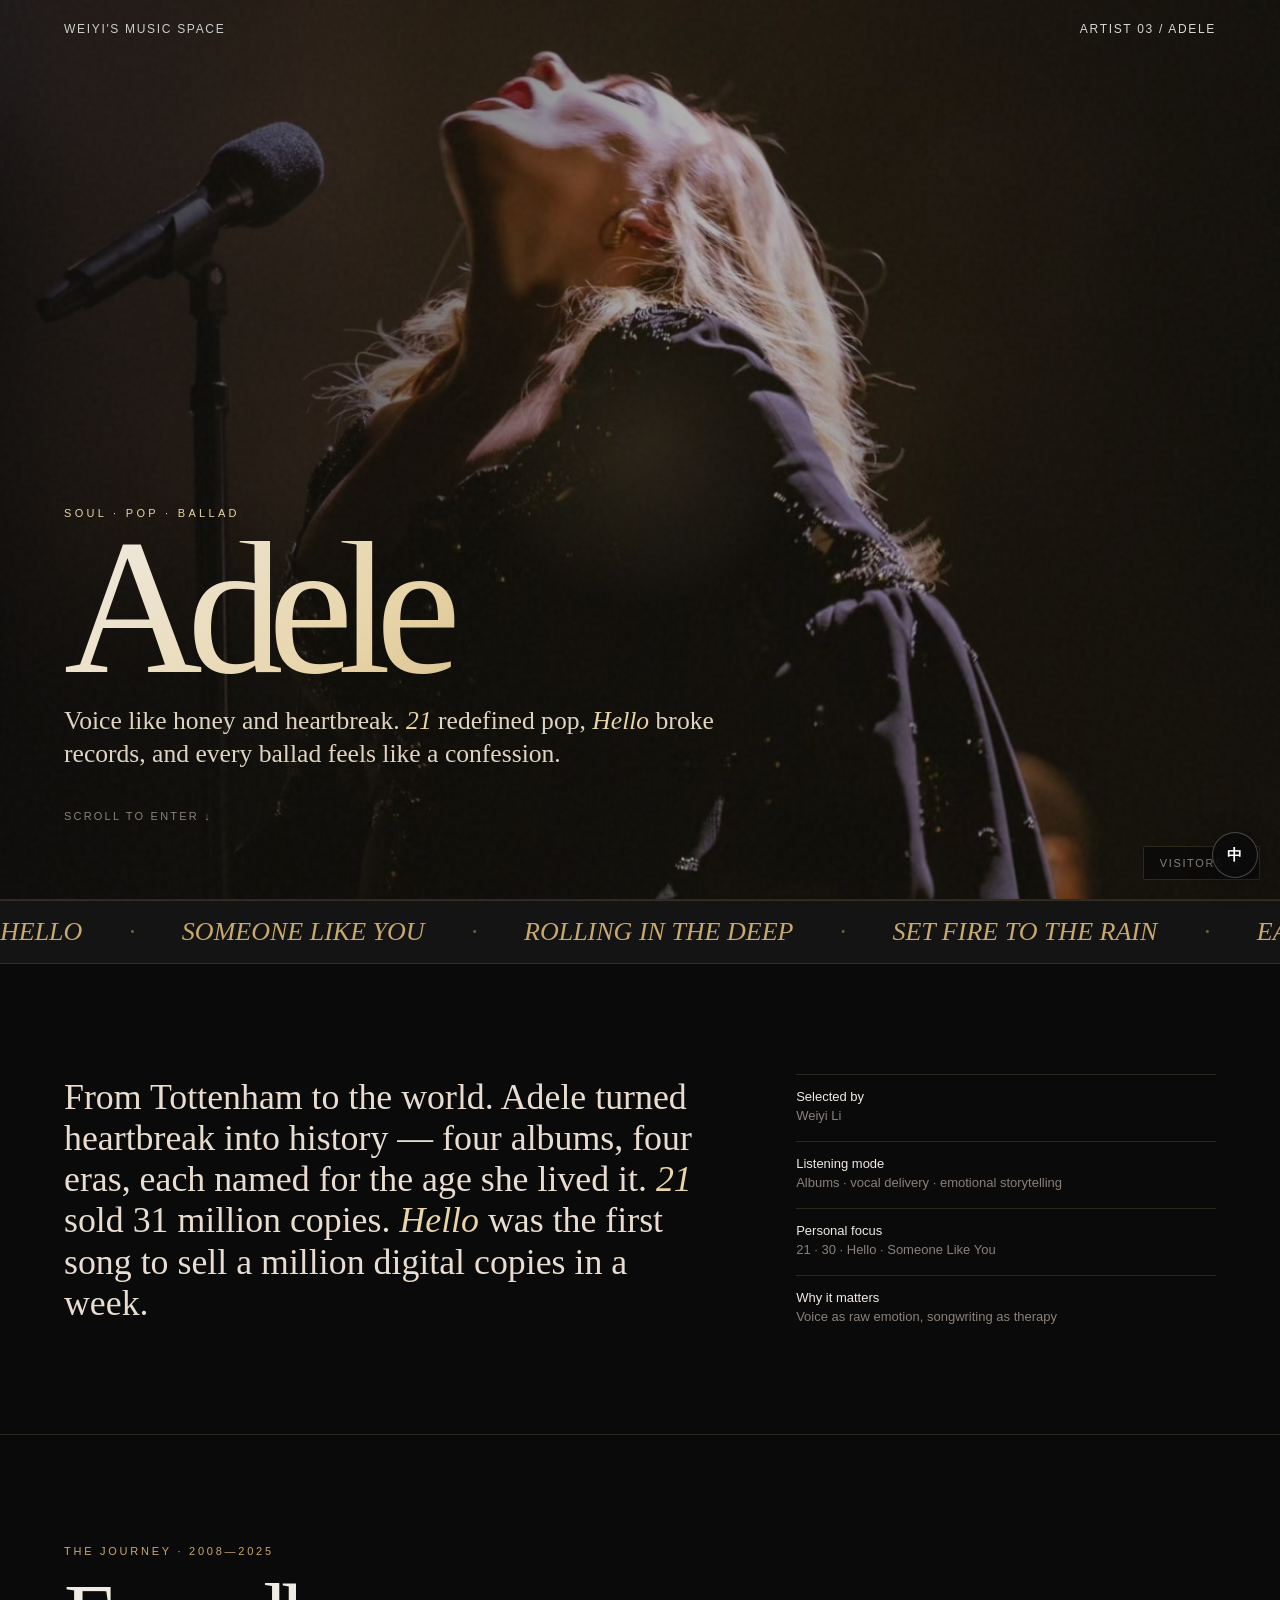
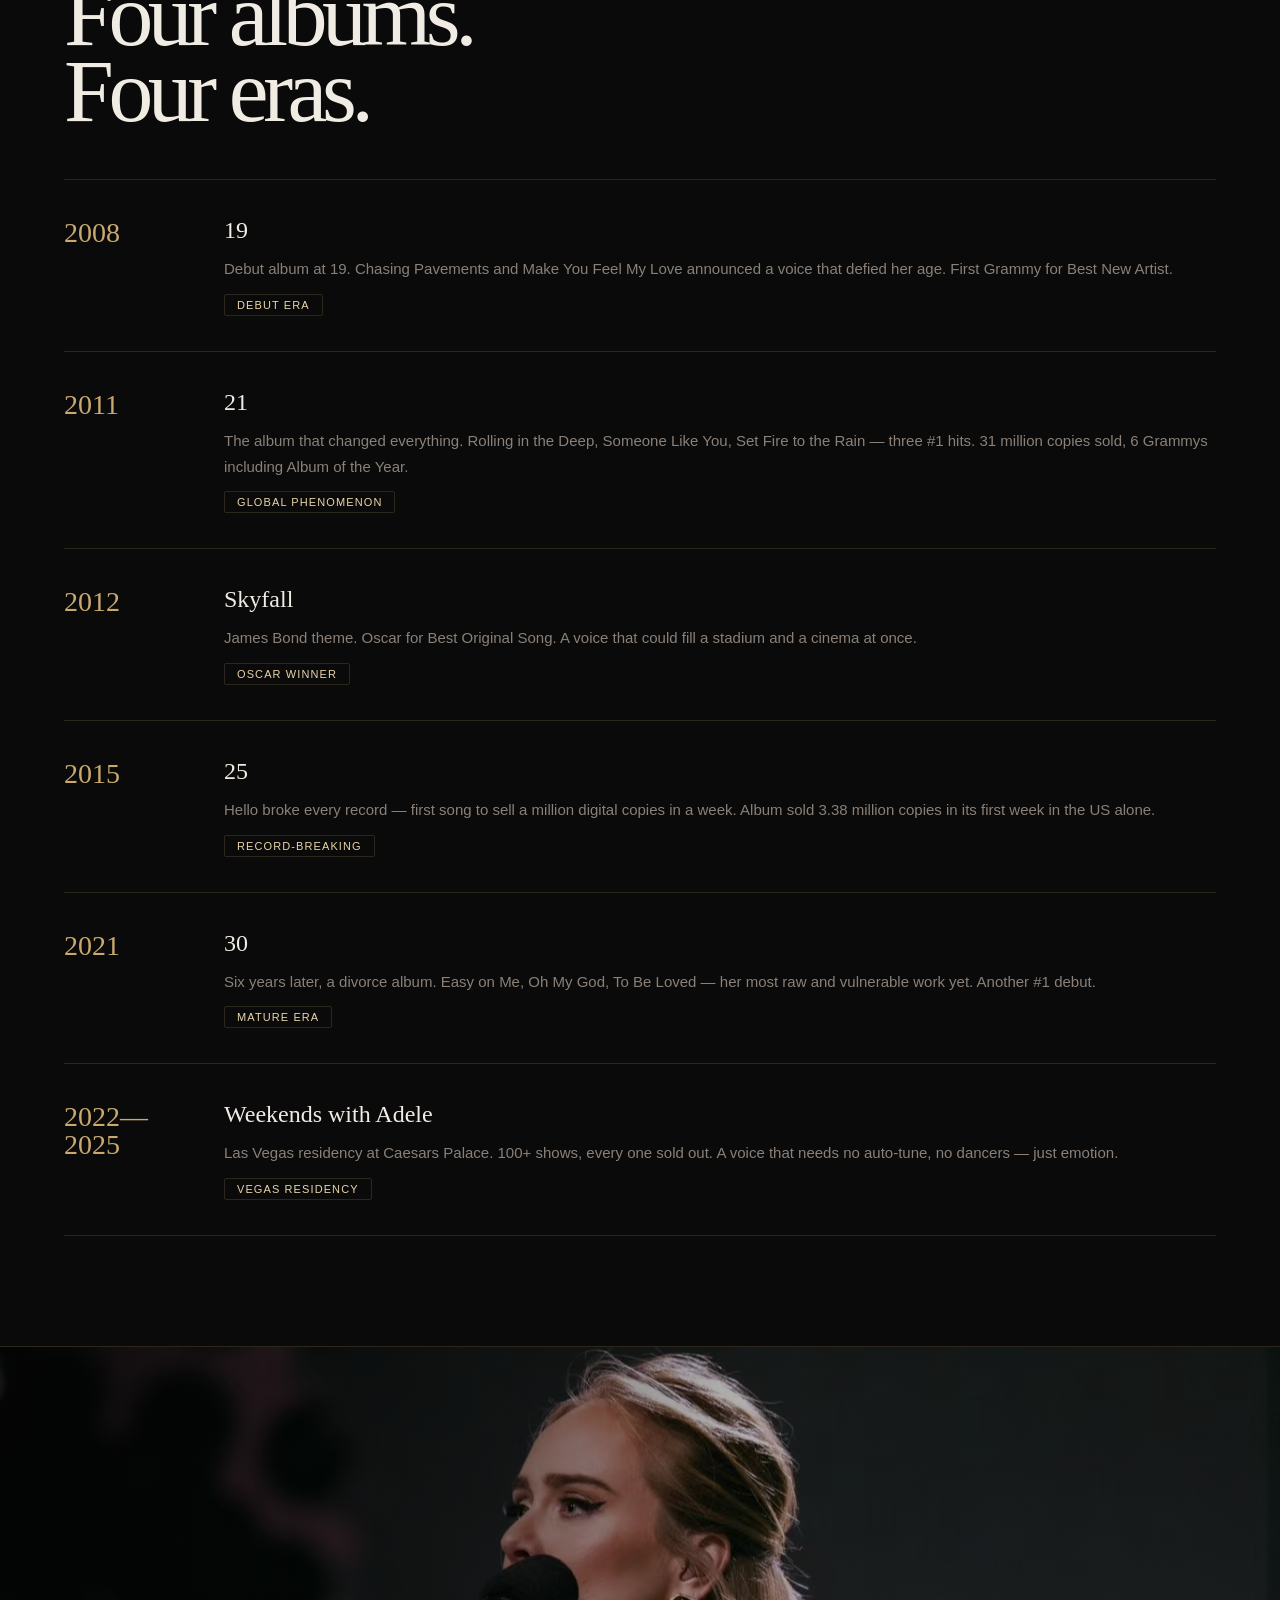
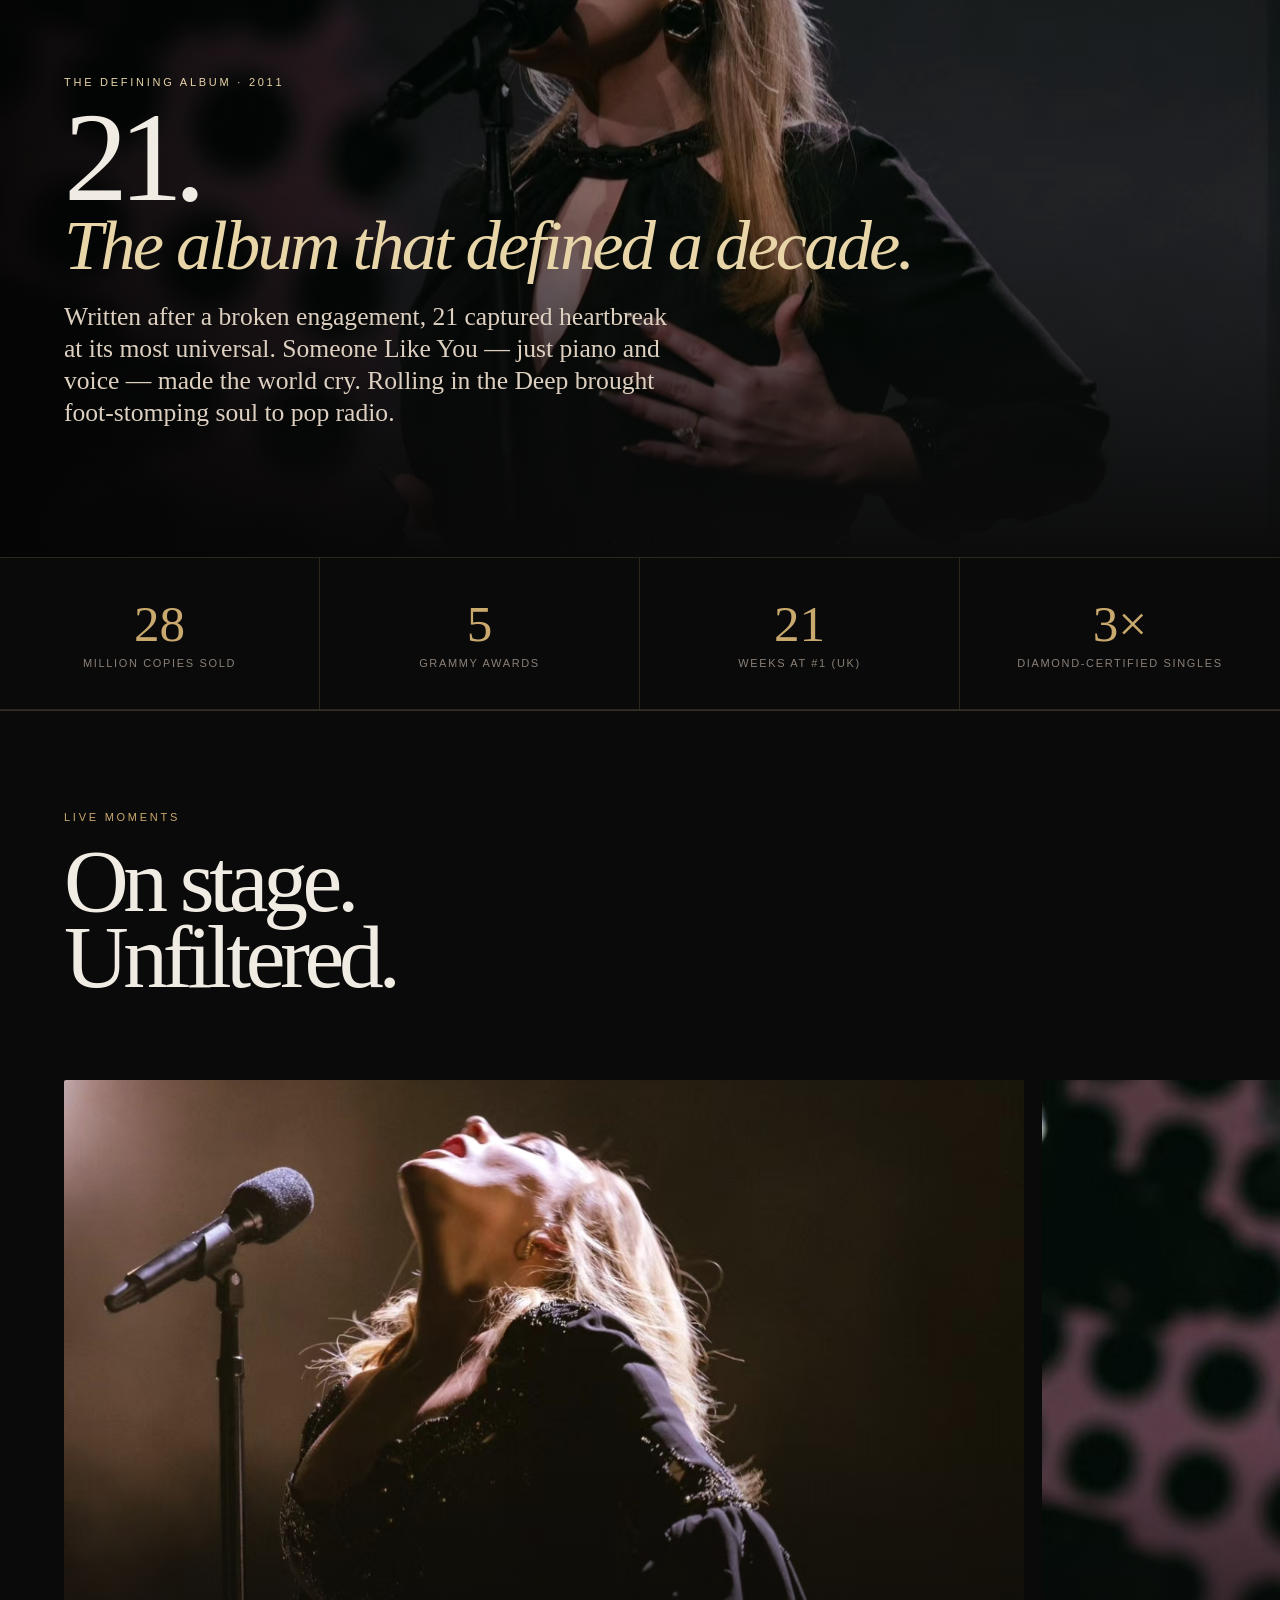
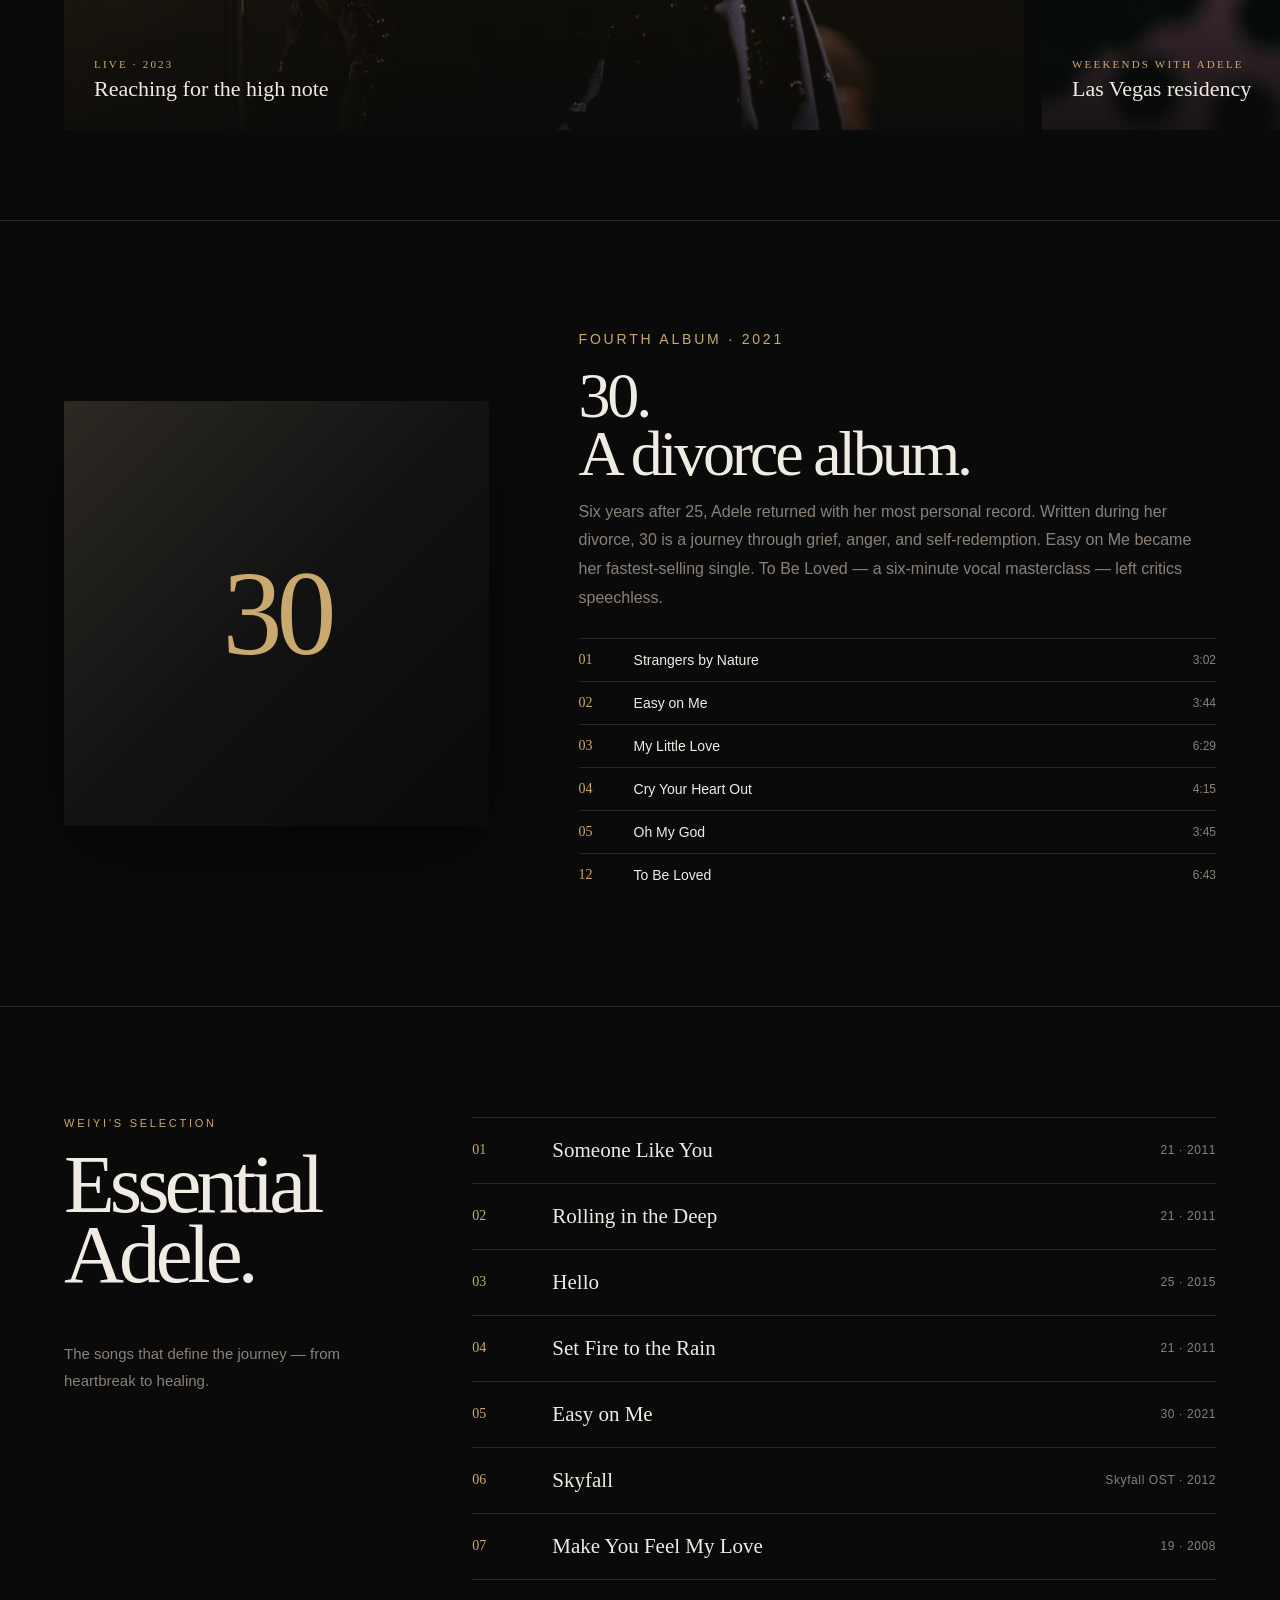
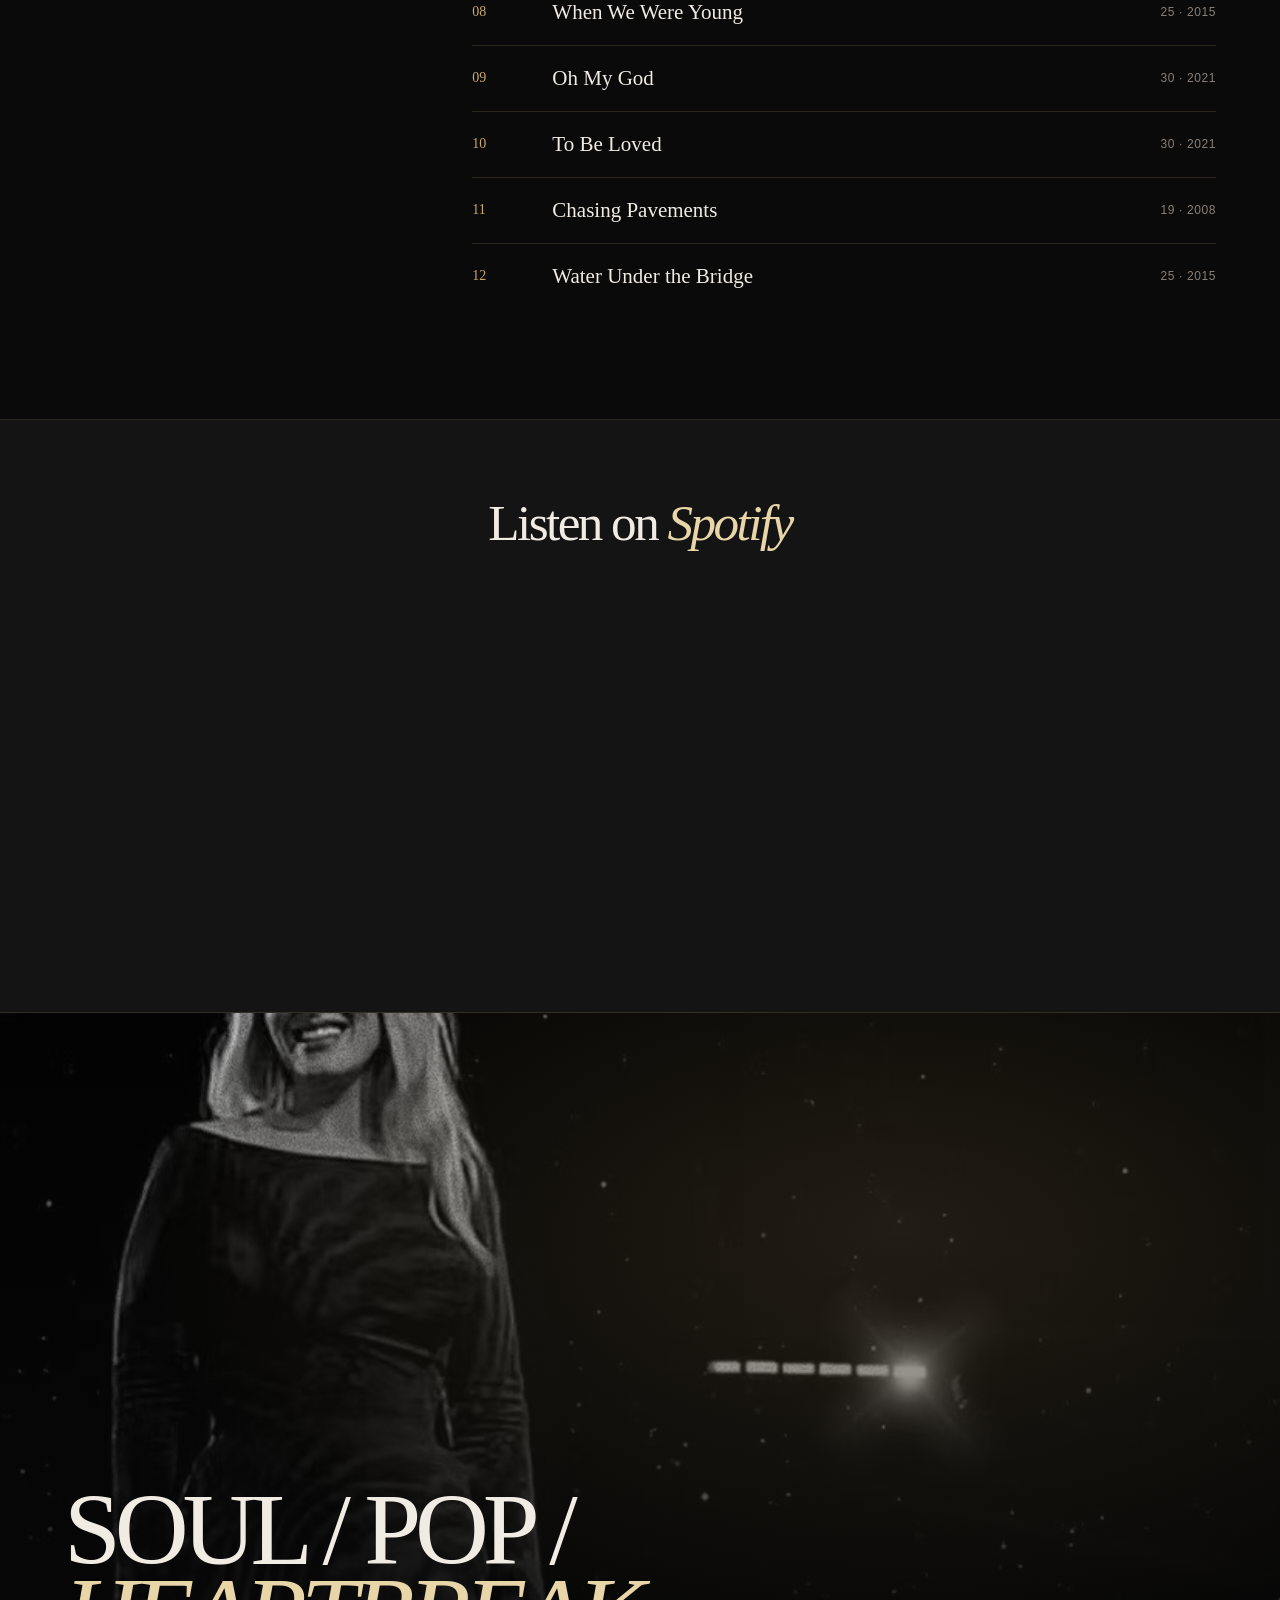
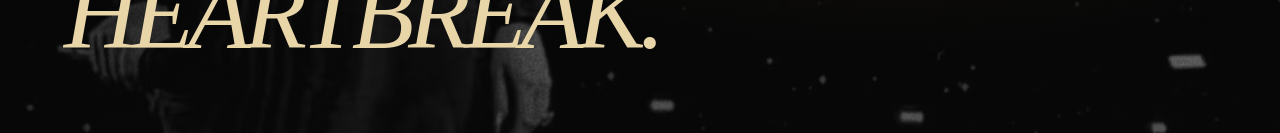
<file: music/adele/index.html>
<!doctype html>
<html lang="en">
<head>
<meta charset="utf-8">
<meta name="viewport" content="width=device-width,initial-scale=1">
<title>Adele — Weiyi's Music Space</title>
<style>
:root{--bg:#0a0a0a;--bg2:#141414;--fg:#f0ebe3;--muted:#8a8078;--line:rgba(201,169,110,.18);--gold:#c9a96e;--gold-bright:#e8d5a8;--serif:Georgia,'Times New Roman',serif}
*{box-sizing:border-box}html{scroll-behavior:smooth}body{margin:0;background:var(--bg);color:var(--fg);font-family:Inter,Arial,sans-serif;overflow-x:hidden}
a{color:inherit;text-decoration:none}
.scroll-progress{position:fixed;top:0;left:0;z-index:200;height:2px;width:0;background:linear-gradient(90deg,var(--gold),var(--gold-bright));transition:width .1s linear}
.grain{position:fixed;inset:0;pointer-events:none;z-index:100;opacity:.05;background-image:url("data:image/svg+xml,%3Csvg viewBox='0 0 180 180' xmlns='http://www.w3.org/2000/svg'%3E%3Cfilter id='n'%3E%3CfeTurbulence type='fractalNoise' baseFrequency='.85' numOctaves='4' stitchTiles='stitch'/%3E%3C/filter%3E%3Crect width='100%25' height='100%25' filter='url(%23n)' opacity='.55'/%3E%3C/svg%3E")}
.cursor-glow{position:fixed;z-index:90;left:50%;top:50%;width:320px;height:320px;transform:translate(-50%,-50%);border-radius:50%;background:radial-gradient(circle,rgba(201,169,110,.12),transparent 70%);pointer-events:none;mix-blend-mode:screen;transition:opacity .3s}
header{position:fixed;top:0;left:0;right:0;z-index:150;padding:22px 5vw;display:flex;justify-content:space-between;mix-blend-mode:difference;font-size:12px;letter-spacing:.14em;text-transform:uppercase}
header a{transition:opacity .3s}header a:hover{opacity:.6}
.hero{height:100svh;min-height:720px;position:relative;display:flex;align-items:flex-end;padding:8vw 5vw 6vw;overflow:hidden}
.hero-bg{position:absolute;inset:0;background:linear-gradient(90deg,rgba(10,10,10,.9),rgba(10,10,10,.3) 55%,rgba(10,10,10,.5)),url('live-lookingup.jpg') center/cover no-repeat;animation:heroZoom 20s ease-in-out infinite alternate;transform:scale(1.03)}
@keyframes heroZoom{to{transform:scale(1.12) translate3d(-1.5%,-1%,0)}}
.hero-content{position:relative;z-index:2;max-width:1100px}
.kicker{font-size:11px;letter-spacing:.3em;text-transform:uppercase;color:var(--gold-bright);margin-bottom:22px;animation:fadeUp 1s .2s both}
h1{font:500 clamp(80px,15vw,240px)/.7 var(--serif);letter-spacing:-.08em;margin:0 0 28px;background:linear-gradient(135deg,var(--fg) 0%,var(--gold-bright) 50%,var(--gold) 100%);-webkit-background-clip:text;background-clip:text;-webkit-text-fill-color:transparent;animation:fadeUp 1s .4s both}
.hero-copy{max-width:650px;font:400 clamp(18px,2vw,26px)/1.3 var(--serif);color:#e0d5c5;animation:fadeUp 1s .6s both}
.hero-copy em{color:var(--gold-bright);font-style:italic}
.scroll-hint{margin-top:40px;font-size:11px;letter-spacing:.2em;text-transform:uppercase;color:var(--muted);animation:fadeUp 1s .8s both,bounce 2s 1.8s infinite}
@keyframes fadeUp{from{opacity:0;transform:translateY(40px)}to{opacity:1;transform:none}}
@keyframes bounce{0%,100%{transform:translateY(0)}50%{transform:translateY(8px)}}
.marquee{overflow:hidden;border-top:1px solid var(--line);border-bottom:1px solid var(--line);white-space:nowrap;padding:18px 0;background:var(--bg2)}
.marquee-inner{display:inline-block;font:italic 500 26px/1 var(--serif);color:var(--gold);animation:marquee 30s linear infinite}
.marquee-inner span{margin:0 40px;opacity:.5}
@keyframes marquee{to{transform:translateX(-50%)}}
section{padding:110px 5vw;border-bottom:1px solid var(--line)}
.eyebrow{font-size:11px;letter-spacing:.25em;text-transform:uppercase;color:var(--gold);margin-bottom:20px}
.title{font:500 clamp(48px,7vw,110px)/.85 var(--serif);letter-spacing:-.06em;margin:0 0 50px}
.intro-grid{display:grid;grid-template-columns:1.2fr .8fr;gap:8vw;align-items:end}
.intro-grid p{font:400 clamp(22px,2.8vw,40px)/1.15 var(--serif);margin:0;color:#e8ddd0}
.intro-grid p em{color:var(--gold-bright);font-style:italic}
.meta{display:grid;gap:18px;color:var(--muted);font-size:13px}
.meta div{border-top:1px solid var(--line);padding-top:14px}
.meta strong{color:var(--fg);font-weight:500;display:block;margin-bottom:4px}
.journey{display:grid;gap:0}
.journey-item{display:grid;grid-template-columns:120px 1fr;gap:40px;padding:35px 0;border-top:1px solid var(--line);transition:padding-left .4s,background .4s;position:relative}
.journey-item:hover{padding-left:20px;background:rgba(201,169,110,.03)}
.journey-item:last-child{border-bottom:1px solid var(--line)}
.journey-year{font:500 28px/1 var(--serif);color:var(--gold);align-self:start;padding-top:4px}
.journey-content h3{font:500 24px/1.3 var(--serif);margin:0 0 10px}
.journey-content p{color:var(--muted);font-size:15px;line-height:1.7;margin:0}
.journey-tag{display:inline-block;margin-top:12px;font-size:11px;letter-spacing:.1em;text-transform:uppercase;color:var(--gold-bright);border:1px solid var(--line);padding:4px 12px;border-radius:2px}
.special-section{padding:0;position:relative;background:var(--bg2);overflow:hidden}
.special-hero{min-height:90svh;padding:0;position:relative;display:grid;align-items:end;overflow:hidden}
.special-bg{position:absolute;inset:0;background:url('live-blackdress.jpg') center/cover no-repeat;animation:specialZoom 18s ease-in-out infinite alternate;filter:saturate(.9) contrast(1.05)}
.special-bg:after{content:"";position:absolute;inset:0;background:linear-gradient(90deg,rgba(10,10,10,.9),rgba(10,10,10,.3) 60%),linear-gradient(0deg,var(--bg2) 0%,transparent 45%)}
@keyframes specialZoom{to{transform:scale(1.07) translate3d(1%,0,0)}}
.special-content{position:relative;z-index:2;padding:8vw 5vw;max-width:1000px}
.special-content .eyebrow{color:var(--gold-bright)}
.special-content h2{font:500 clamp(56px,10vw,150px)/.78 var(--serif);letter-spacing:-.07em;margin:15px 0 28px;color:var(--fg)}
.special-content h2 em{font-style:italic;color:var(--gold-bright);display:block;font-size:.55em;letter-spacing:-.04em;margin-top:10px}
.special-content p{max-width:620px;font:400 clamp(18px,2vw,28px)/1.25 var(--serif);color:#ddd0c0}
.stats-bar{display:grid;grid-template-columns:repeat(4,1fr);border-top:1px solid var(--line);border-bottom:1px solid var(--line);background:var(--bg)}
.stat{padding:40px 30px;text-align:center;border-right:1px solid var(--line);transition:background .4s}
.stat:last-child{border-right:0}
.stat:hover{background:rgba(201,169,110,.05)}
.stat-num{font:500 clamp(36px,4vw,56px)/1 var(--serif);color:var(--gold);margin-bottom:8px}
.stat-label{font-size:11px;letter-spacing:.15em;text-transform:uppercase;color:var(--muted)}
.cinema{padding:0;position:relative}
.cinema-head{padding:100px 5vw 35px}
.film-strip{display:flex;gap:18px;overflow-x:auto;scroll-snap-type:x mandatory;padding:0 5vw 90px;scrollbar-width:none}
.film-strip::-webkit-scrollbar{display:none}
.frame{flex:0 0 min(75vw,1000px);height:min(58vw,650px);position:relative;overflow:hidden;scroll-snap-align:center;background:#111;border-radius:2px}
.frame img{width:100%;height:100%;object-fit:cover;transition:transform 1.2s cubic-bezier(.2,.7,.2,1),filter .7s;filter:saturate(.85) contrast(1.02)}
.frame:hover img{transform:scale(1.05);filter:saturate(1.1) contrast(1.05)}
.frame:after{content:"";position:absolute;inset:0;background:linear-gradient(180deg,transparent 55%,rgba(10,10,10,.8))}
.frame-label{position:absolute;z-index:2;left:30px;bottom:28px;font:500 22px var(--serif);color:var(--fg)}
.frame-label span{display:block;font-size:11px;letter-spacing:.2em;text-transform:uppercase;color:var(--gold);margin-bottom:6px}
.album-section{display:grid;grid-template-columns:.8fr 1.2fr;gap:7vw;align-items:center}
.album-cover{position:relative;aspect-ratio:1;overflow:hidden;border-radius:2px;box-shadow:0 30px 80px rgba(0,0,0,.5);background:linear-gradient(135deg,#1a1a1a,#0a0a0a);display:flex;align-items:center;justify-content:center}
.album-cover .album-text{font:500 clamp(60px,10vw,120px)/1 var(--serif);color:var(--gold);letter-spacing:-.05em}
.album-cover:after{content:"";position:absolute;inset:0;background:linear-gradient(135deg,rgba(201,169,110,.1),transparent 50%);pointer-events:none}
.album-info h3{font:500 clamp(40px,5vw,72px)/.9 var(--serif);letter-spacing:-.05em;margin:0 0 15px}
.album-info .album-year{color:var(--gold);font-size:14px;letter-spacing:.2em;text-transform:uppercase;margin-bottom:20px}
.album-info p{color:var(--muted);font-size:16px;line-height:1.8;margin:0 0 25px}
.tracklist-mini{display:grid;gap:0;margin-top:25px}
.track-mini{display:grid;grid-template-columns:40px 1fr auto;gap:15px;padding:13px 0;border-top:1px solid var(--line);font-size:14px;align-items:center;transition:padding-left .3s}
.track-mini:hover{padding-left:10px}
.track-mini .num{color:var(--gold);font:500 14px var(--serif)}
.track-mini .name{color:var(--fg)}
.track-mini .dur{color:var(--muted);font-size:12px}
.essential{display:grid;grid-template-columns:.6fr 1.4fr;gap:7vw}
.tracklist{counter-reset:t}
.track{counter-increment:t;display:grid;grid-template-columns:60px 1fr auto;gap:20px;padding:20px 0;border-top:1px solid var(--line);align-items:center;transition:all .35s;cursor:default}
.track:hover{padding-left:15px;background:rgba(201,169,110,.04)}
.track:before{content:counter(t,decimal-leading-zero);color:var(--gold);font:500 14px var(--serif)}
.track strong{font:500 21px var(--serif);transition:color .3s}
.track:hover strong{color:var(--gold-bright)}
.track span{color:var(--muted);font-size:12px;letter-spacing:.05em}
.spotify-section{padding:80px 5vw;background:var(--bg2)}
.spotify-wrap{max-width:800px;margin:0 auto}
.spotify-wrap h3{font:500 clamp(32px,4vw,56px)/.9 var(--serif);letter-spacing:-.05em;margin:0 0 30px;text-align:center}
.spotify-wrap h3 em{color:var(--gold-bright);font-style:italic}
.footer-img{height:80svh;min-height:550px;position:relative;background:linear-gradient(0deg,rgba(10,10,10,.7),rgba(10,10,10,.2)),url('live-bw-stars.jpg') center/cover no-repeat;display:flex;align-items:flex-end;padding:6vw 5vw;overflow:hidden}
.footer-img:after{content:"";position:absolute;inset:0;background:radial-gradient(ellipse at 70% 30%,rgba(201,169,110,.15),transparent 60%)}
.footer-img div{position:relative;z-index:2;font:500 clamp(50px,8vw,130px)/.82 var(--serif);letter-spacing:-.06em;color:var(--fg)}
.footer-img div em{color:var(--gold-bright);font-style:italic}
.visitor-count{position:fixed;bottom:20px;right:20px;z-index:150;font-size:11px;letter-spacing:.15em;text-transform:uppercase;color:var(--muted);background:rgba(10,10,10,.8);backdrop-filter:blur(10px);padding:10px 16px;border-radius:2px;border:1px solid var(--line)}
.visitor-count strong{color:var(--gold);font-weight:500}
.reveal{opacity:0;transform:translateY(40px);transition:1s cubic-bezier(.2,.7,.2,1)}
.reveal.on{opacity:1;transform:none}
.reveal-left{opacity:0;transform:translateX(-40px);transition:1s cubic-bezier(.2,.7,.2,1)}
.reveal-left.on{opacity:1;transform:none}
.reveal-right{opacity:0;transform:translateX(40px);transition:1s cubic-bezier(.2,.7,.2,1)}
.reveal-right.on{opacity:1;transform:none}
.reveal-scale{opacity:0;transform:scale(.95);transition:1.2s cubic-bezier(.2,.7,.2,1)}
.reveal-scale.on{opacity:1;transform:none}
@media(max-width:900px){.intro-grid,.album-section,.essential{grid-template-columns:1fr;gap:50px}.stats-bar{grid-template-columns:1fr 1fr}.stat:nth-child(2){border-right:0}.stat:nth-child(3){border-top:1px solid var(--line)}.frame{flex-basis:88vw;height:62vw}}
@media(max-width:600px){.hero{min-height:640px;padding-bottom:40px}section{padding:70px 20px}.cinema-head{padding:70px 20px 30px}.film-strip{padding:0 20px 70px}.journey-item{grid-template-columns:1fr;gap:12px}.journey-year{font-size:22px}.stats-bar{grid-template-columns:1fr 1fr}.stat{padding:28px 15px}.track{grid-template-columns:45px 1fr}.track span{display:none}.footer-img{min-height:450px}.cursor-glow{display:none}.visitor-count{display:none}}
@media(prefers-reduced-motion:reduce){*,*::before,*::after{animation:none!important;transition:none!important}.cursor-glow{display:none}}
</style>
</head>
<body>
<div class="scroll-progress"></div>
<div class="grain"></div>
<div class="cursor-glow"></div>
<header>
  <a href="../index.html">Weiyi's Music Space</a>
  <span>Artist 03 / Adele</span>
</header>
<section class="hero">
  <div class="hero-bg"></div>
  <div class="hero-content">
    <div class="kicker">Soul · Pop · Ballad</div>
    <h1>Adele</h1>
    <div class="hero-copy">Voice like honey and heartbreak. <em>21</em> redefined pop, <em>Hello</em> broke records, and every ballad feels like a confession.</div>
    <div class="scroll-hint">Scroll to enter ↓</div>
  </div>
</section>
<div class="marquee"><div class="marquee-inner">HELLO <span>·</span> SOMEONE LIKE YOU <span>·</span> ROLLING IN THE DEEP <span>·</span> SET FIRE TO THE RAIN <span>·</span> EASY ON ME <span>·</span> SKYFALL <span>·</span> MAKE YOU FEEL MY LOVE <span>·</span> WHEN WE WERE YOUNG <span>·</span> OH MY GOD <span>·</span> HELLO <span>·</span> SOMEONE LIKE YOU <span>·</span> ROLLING IN THE DEEP <span>·</span> SET FIRE TO THE RAIN <span>·</span> EASY ON ME <span>·</span> SKYFALL <span>·</span> MAKE YOU FEEL MY LOVE <span>·</span> WHEN WE WERE YOUNG <span>·</span> OH MY GOD <span>·</span></div></div>
<section>
  <div class="intro-grid">
    <p class="reveal">From Tottenham to the world. Adele turned heartbreak into history — four albums, four eras, each named for the age she lived it. <em>21</em> sold 31 million copies. <em>Hello</em> was the first song to sell a million digital copies in a week.</p>
    <div class="meta reveal">
      <div><strong>Selected by</strong>Weiyi Li</div>
      <div><strong>Listening mode</strong>Albums · vocal delivery · emotional storytelling</div>
      <div><strong>Personal focus</strong>21 · 30 · Hello · Someone Like You</div>
      <div><strong>Why it matters</strong>Voice as raw emotion, songwriting as therapy</div>
    </div>
  </div>
</section>
<section>
  <div class="eyebrow">The journey · 2008—2025</div>
  <h2 class="title reveal">Four albums.<br>Four eras.</h2>
  <div class="journey">
    <div class="journey-item reveal"><div class="journey-year">2008</div><div class="journey-content"><h3>19</h3><p>Debut album at 19. Chasing Pavements and Make You Feel My Love announced a voice that defied her age. First Grammy for Best New Artist.</p><span class="journey-tag">Debut era</span></div></div>
    <div class="journey-item reveal"><div class="journey-year">2011</div><div class="journey-content"><h3>21</h3><p>The album that changed everything. Rolling in the Deep, Someone Like You, Set Fire to the Rain — three #1 hits. 31 million copies sold, 6 Grammys including Album of the Year.</p><span class="journey-tag">Global phenomenon</span></div></div>
    <div class="journey-item reveal"><div class="journey-year">2012</div><div class="journey-content"><h3>Skyfall</h3><p>James Bond theme. Oscar for Best Original Song. A voice that could fill a stadium and a cinema at once.</p><span class="journey-tag">Oscar winner</span></div></div>
    <div class="journey-item reveal"><div class="journey-year">2015</div><div class="journey-content"><h3>25</h3><p>Hello broke every record — first song to sell a million digital copies in a week. Album sold 3.38 million copies in its first week in the US alone.</p><span class="journey-tag">Record-breaking</span></div></div>
    <div class="journey-item reveal"><div class="journey-year">2021</div><div class="journey-content"><h3>30</h3><p>Six years later, a divorce album. Easy on Me, Oh My God, To Be Loved — her most raw and vulnerable work yet. Another #1 debut.</p><span class="journey-tag">Mature era</span></div></div>
    <div class="journey-item reveal"><div class="journey-year">2022—2025</div><div class="journey-content"><h3>Weekends with Adele</h3><p>Las Vegas residency at Caesars Palace. 100+ shows, every one sold out. A voice that needs no auto-tune, no dancers — just emotion.</p><span class="journey-tag">Vegas residency</span></div></div>
  </div>
</section>
<section class="special-section">
  <div class="special-hero">
    <div class="special-bg"></div>
    <div class="special-content reveal">
      <div class="eyebrow">The defining album · 2011</div>
      <h2>21.<em>The album that defined a decade.</em></h2>
      <p>Written after a broken engagement, 21 captured heartbreak at its most universal. Someone Like You — just piano and voice — made the world cry. Rolling in the Deep brought foot-stomping soul to pop radio.</p>
    </div>
  </div>
  <div class="stats-bar">
    <div class="stat reveal"><div class="stat-num" data-count="31">0</div><div class="stat-label">Million copies sold</div></div>
    <div class="stat reveal"><div class="stat-num" data-count="6">0</div><div class="stat-label">Grammy Awards</div></div>
    <div class="stat reveal"><div class="stat-num" data-count="24">0</div><div class="stat-label">Weeks at #1 (UK)</div></div>
    <div class="stat reveal"><div class="stat-num">3×</div><div class="stat-label">Diamond-certified singles</div></div>
  </div>
</section>
<section class="cinema">
  <div class="cinema-head"><div class="eyebrow">Live moments</div><h2 class="title reveal">On stage.<br>Unfiltered.</h2></div>
  <div class="film-strip">
    <div class="frame"><img src="live-lookingup.jpg" alt="Adele live looking up"><div class="frame-label"><span>Live · 2023</span>Reaching for the high note</div></div>
    <div class="frame"><img src="live-blackdress.jpg" alt="Adele in black dress"><div class="frame-label"><span>Weekends with Adele</span>Las Vegas residency</div></div>
    <div class="frame"><img src="portrait-blonde.jpg" alt="Adele portrait blonde"><div class="frame-label"><span>Portrait · 2023</span>Golden hour, golden voice</div></div>
    <div class="frame"><img src="live-bw-stars.jpg" alt="Adele black and white stars"><div class="frame-label"><span>Live · B&amp;W</span>Under the stars</div></div>
  </div>
</section>
<section>
  <div class="album-section">
    <div class="album-cover reveal-scale"><div class="album-text">30</div></div>
    <div class="album-info reveal">
      <div class="album-year">Fourth album · 2021</div>
      <h3>30.<br>A divorce album.</h3>
      <p>Six years after 25, Adele returned with her most personal record. Written during her divorce, 30 is a journey through grief, anger, and self-redemption. Easy on Me became her fastest-selling single. To Be Loved — a six-minute vocal masterclass — left critics speechless.</p>
      <div class="tracklist-mini">
        <div class="track-mini"><span class="num">01</span><span class="name">Strangers by Nature</span><span class="dur">3:02</span></div>
        <div class="track-mini"><span class="num">02</span><span class="name">Easy on Me</span><span class="dur">3:44</span></div>
        <div class="track-mini"><span class="num">03</span><span class="name">My Little Love</span><span class="dur">6:29</span></div>
        <div class="track-mini"><span class="num">04</span><span class="name">Cry Your Heart Out</span><span class="dur">4:15</span></div>
        <div class="track-mini"><span class="num">05</span><span class="name">Oh My God</span><span class="dur">3:45</span></div>
        <div class="track-mini"><span class="num">12</span><span class="name">To Be Loved</span><span class="dur">6:43</span></div>
      </div>
    </div>
  </div>
</section>
<section>
  <div class="essential">
    <div class="reveal-left">
      <div class="eyebrow">Weiyi's selection</div>
      <h2 class="title" style="font-size:clamp(48px,6.5vw,95px)">Essential<br>Adele.</h2>
      <p style="color:var(--muted);font-size:15px;line-height:1.8;margin-top:20px;max-width:350px">The songs that define the journey — from heartbreak to healing.</p>
    </div>
    <div class="tracklist reveal-right">
      <div class="track"><strong>Someone Like You</strong><span>21 · 2011</span></div>
      <div class="track"><strong>Rolling in the Deep</strong><span>21 · 2011</span></div>
      <div class="track"><strong>Hello</strong><span>25 · 2015</span></div>
      <div class="track"><strong>Set Fire to the Rain</strong><span>21 · 2011</span></div>
      <div class="track"><strong>Easy on Me</strong><span>30 · 2021</span></div>
      <div class="track"><strong>Skyfall</strong><span>Skyfall OST · 2012</span></div>
      <div class="track"><strong>Make You Feel My Love</strong><span>19 · 2008</span></div>
      <div class="track"><strong>When We Were Young</strong><span>25 · 2015</span></div>
      <div class="track"><strong>Oh My God</strong><span>30 · 2021</span></div>
      <div class="track"><strong>To Be Loved</strong><span>30 · 2021</span></div>
      <div class="track"><strong>Chasing Pavements</strong><span>19 · 2008</span></div>
      <div class="track"><strong>Water Under the Bridge</strong><span>25 · 2015</span></div>
    </div>
  </div>
</section>
<section class="spotify-section">
  <div class="spotify-wrap reveal">
    <h3>Listen on <em>Spotify</em></h3>
    <iframe style="border-radius:12px" src="https://open.spotify.com/embed/artist/4dpARuHxo51G3z768sgnrY?utm_source=generator&theme=0" width="100%" height="352" frameBorder="0" allowfullscreen="" allow="autoplay; clipboard-write; encrypted-media; fullscreen; picture-in-picture" loading="lazy"></iframe>
  </div>
</section>
<div class="footer-img"><div>SOUL / POP /<br><em>HEARTBREAK.</em></div></div>
<div class="visitor-count">Visitors: <strong id="vc">--</strong></div>
<script>
const progressBar=document.querySelector('.scroll-progress');
const updateProgress=()=>{const h=document.documentElement.scrollHeight-innerHeight;progressBar.style.width=h>0?(scrollY/h*100)+'%':'0%'};
addEventListener('scroll',updateProgress,{passive:true});addEventListener('resize',updateProgress);updateProgress();
const glow=document.querySelector('.cursor-glow');
let glowX=innerWidth/2,glowY=innerHeight/2,targetX=glowX,targetY=glowY;
addEventListener('pointermove',e=>{targetX=e.clientX;targetY=e.clientY});
(function animateGlow(){glowX+=(targetX-glowX)*.08;glowY+=(targetY-glowY)*.08;glow.style.left=glowX+'px';glow.style.top=glowY+'px';requestAnimationFrame(animateGlow)})();
const obs=new IntersectionObserver(entries=>{entries.forEach(e=>{if(e.isIntersecting)e.target.classList.add('on')})},{threshold:.12});
document.querySelectorAll('.reveal,.reveal-left,.reveal-right,.reveal-scale').forEach(el=>obs.observe(el));
const countObs=new IntersectionObserver(entries=>{entries.forEach(e=>{if(e.isIntersecting){const el=e.target;const target=parseFloat(el.dataset.count);if(!target)return;const duration=1800,start=performance.now();const step=now=>{const p=Math.min((now-start)/duration,1);const eased=1-Math.pow(1-p,3);el.textContent=Math.round(target*eased);if(p<1)requestAnimationFrame(step)};requestAnimationFrame(step);countObs.unobserve(el)}})},{threshold:.5});
document.querySelectorAll('.stat-num[data-count]').forEach(el=>countObs.observe(el));
addEventListener('mousemove',e=>{const x=(e.clientX/innerWidth-.5)*12;const y=(e.clientY/innerHeight-.5)*8;document.querySelector('.hero-bg').style.transform=`scale(1.03) translate(${x}px,${y}px)`});
const strip=document.querySelector('.film-strip');
let isDown=false,startX,scrollLeft;
strip.addEventListener('mousedown',e=>{isDown=true;startX=e.pageX-strip.offsetLeft;scrollLeft=strip.scrollLeft;strip.style.cursor='grabbing'});
strip.addEventListener('mouseleave',()=>{isDown=false;strip.style.cursor=''});
strip.addEventListener('mouseup',()=>{isDown=false;strip.style.cursor=''});
strip.addEventListener('mousemove',e=>{if(!isDown)return;e.preventDefault();const x=e.pageX-strip.offsetLeft;strip.scrollLeft=scrollLeft-(x-startX)*1.5});
fetch('https://api.countapi.xyz/hit/weiyi-adele/visits').then(r=>r.json()).then(d=>{document.getElementById('vc').textContent=d.value}).catch(()=>{document.getElementById('vc').textContent='∞'});
</script>
<script src="../../translate.js" defer></script>
</body>
</html>
</file>
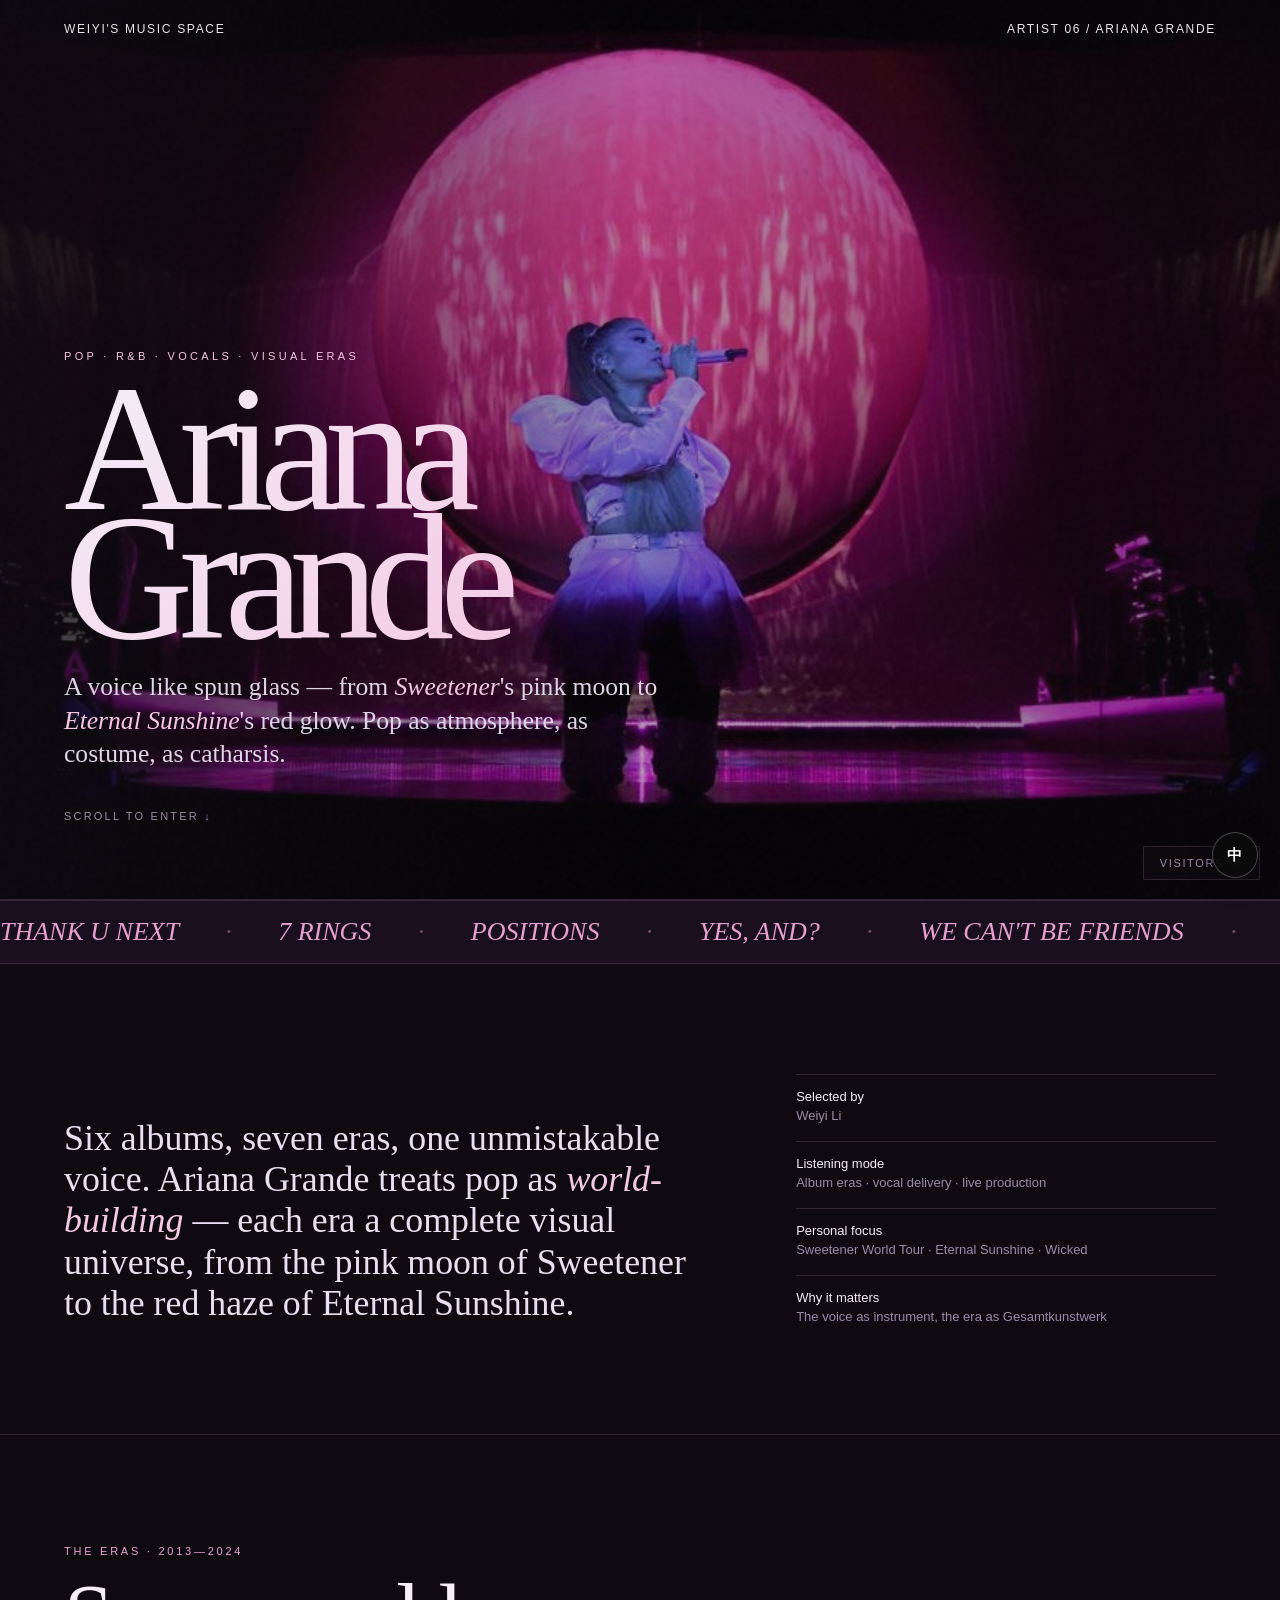
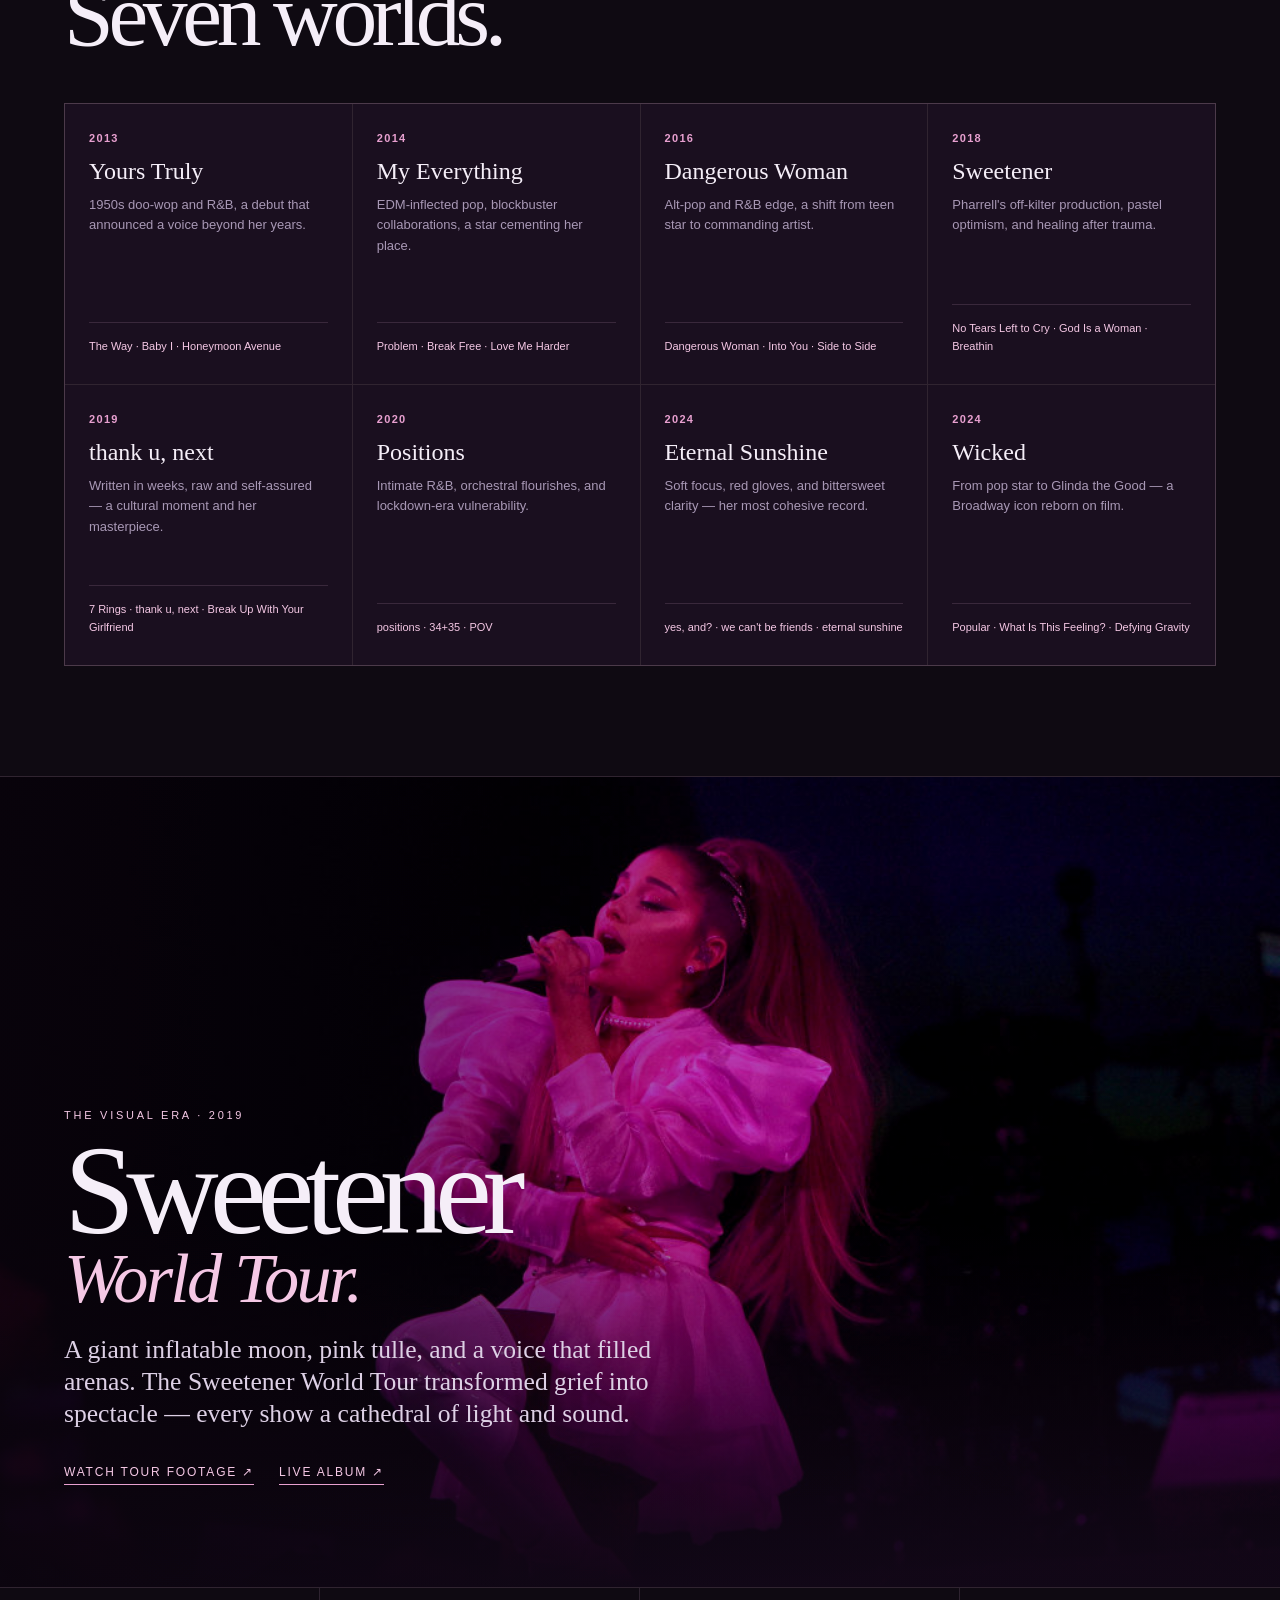
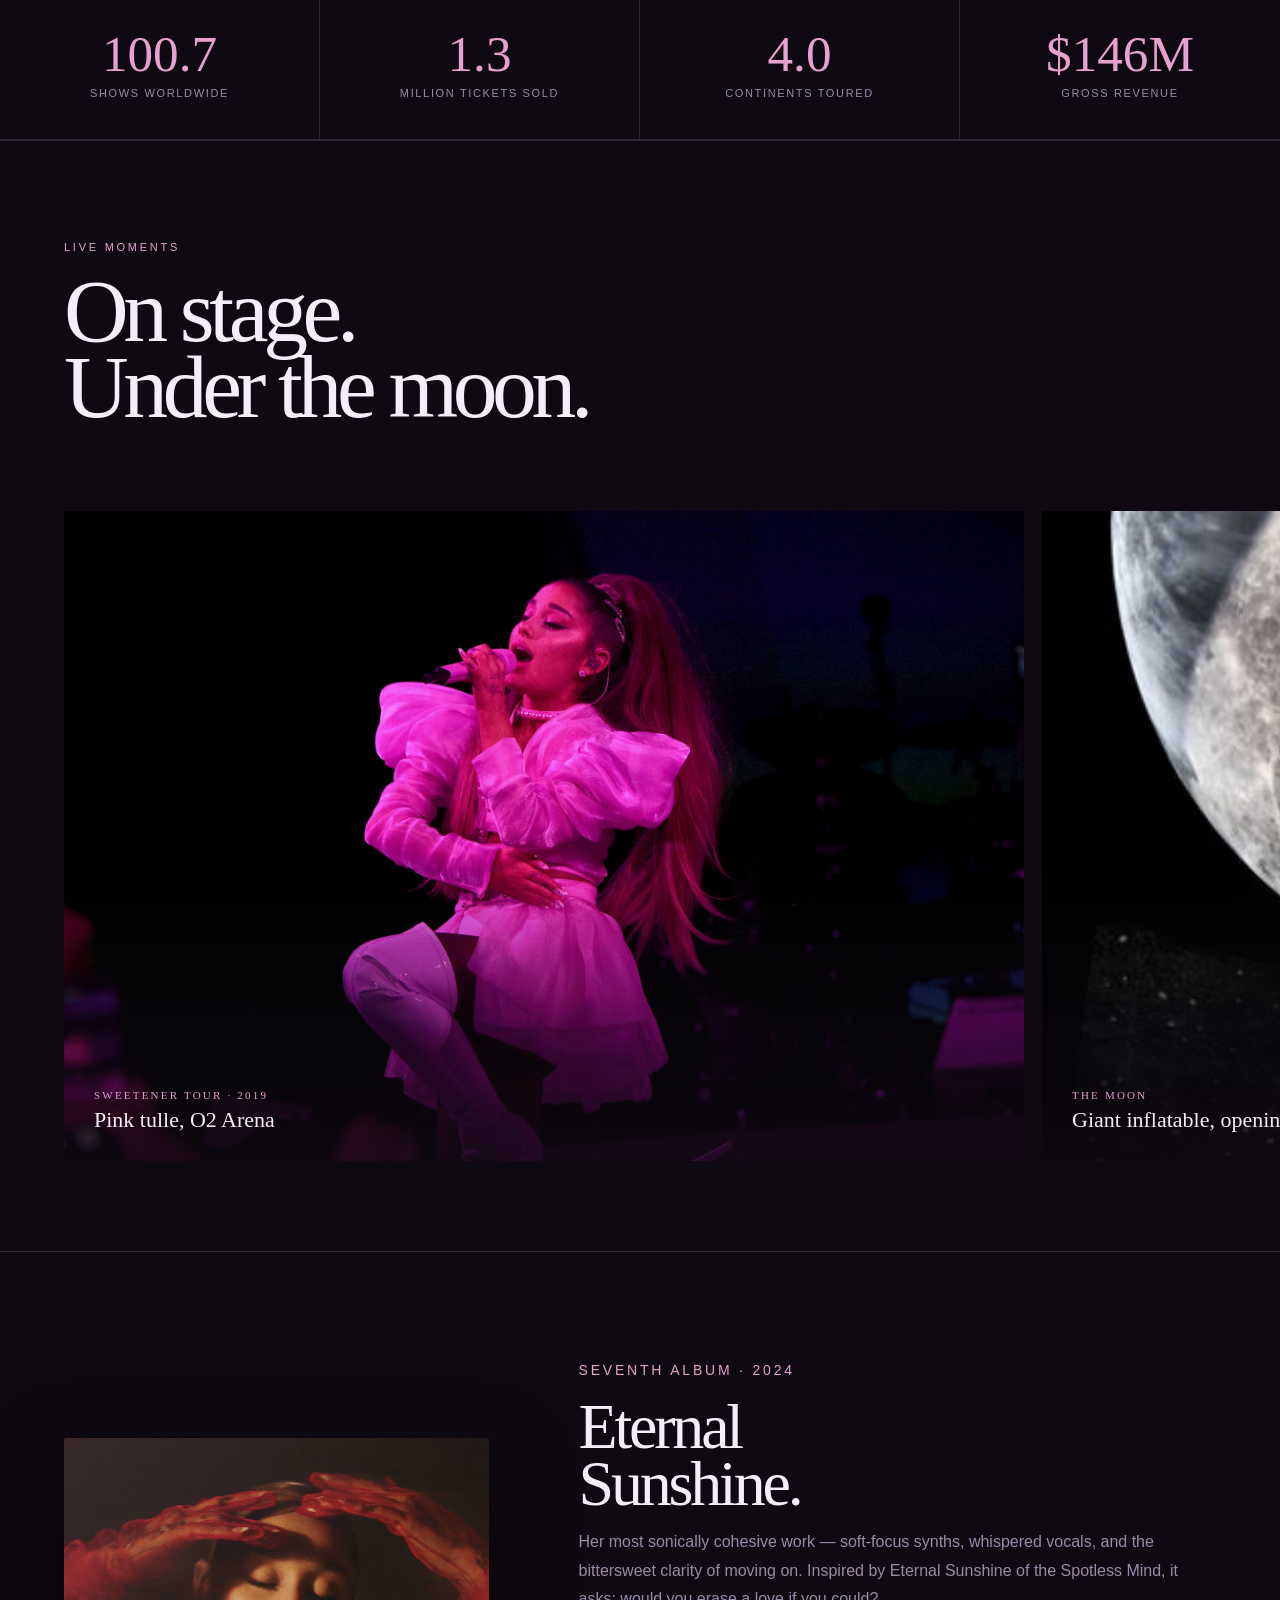
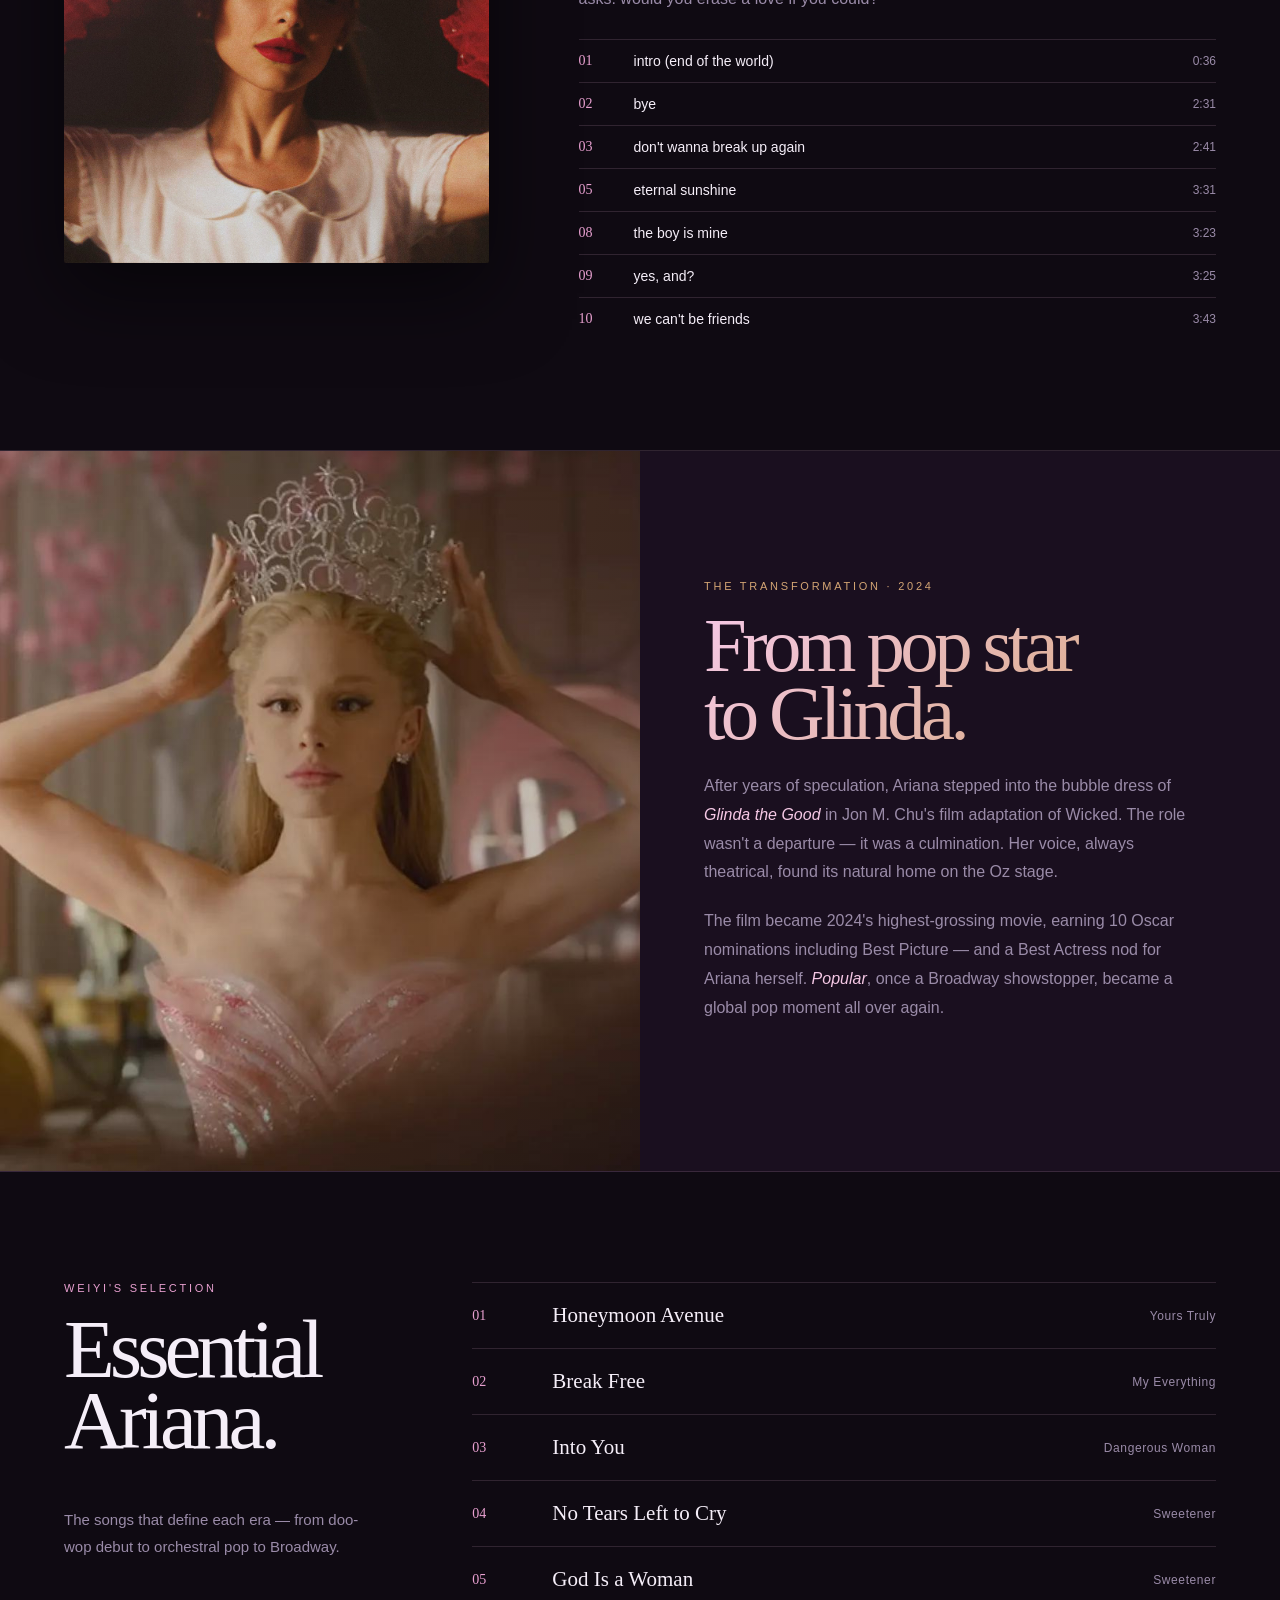
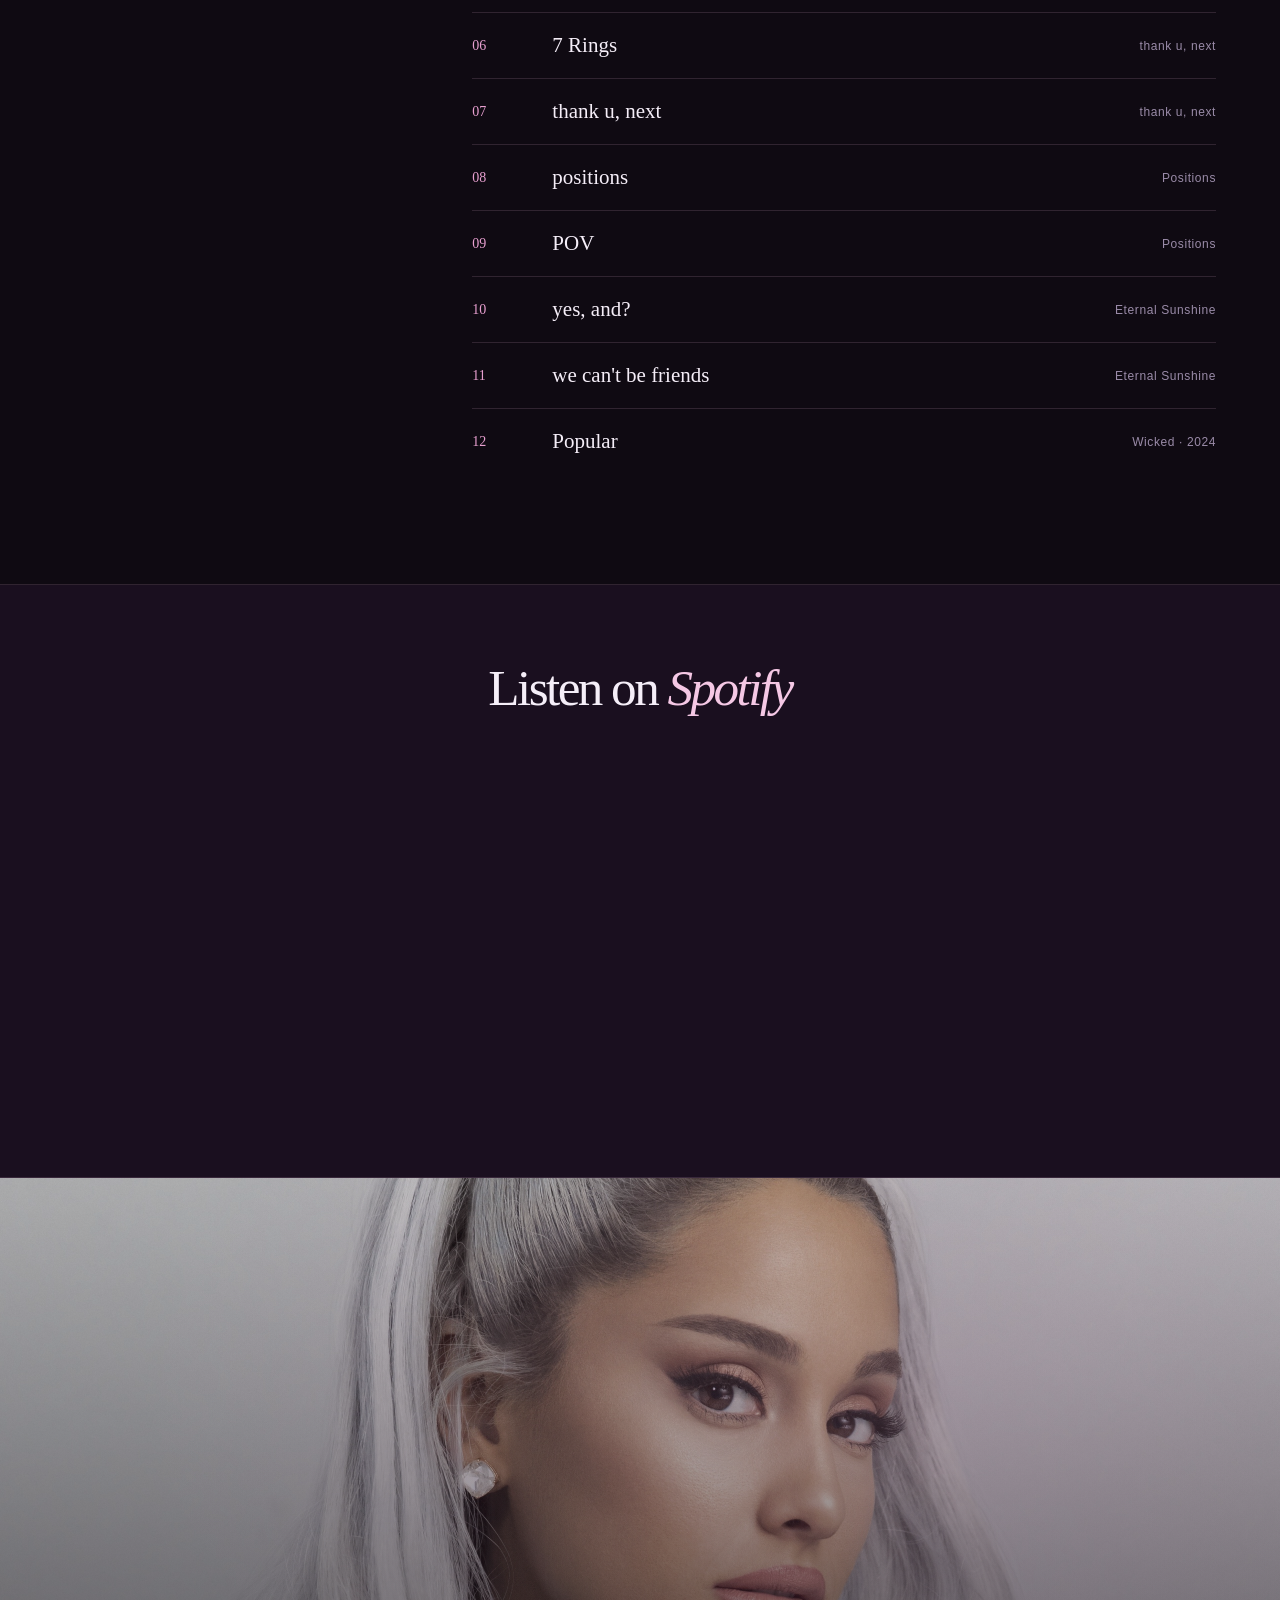
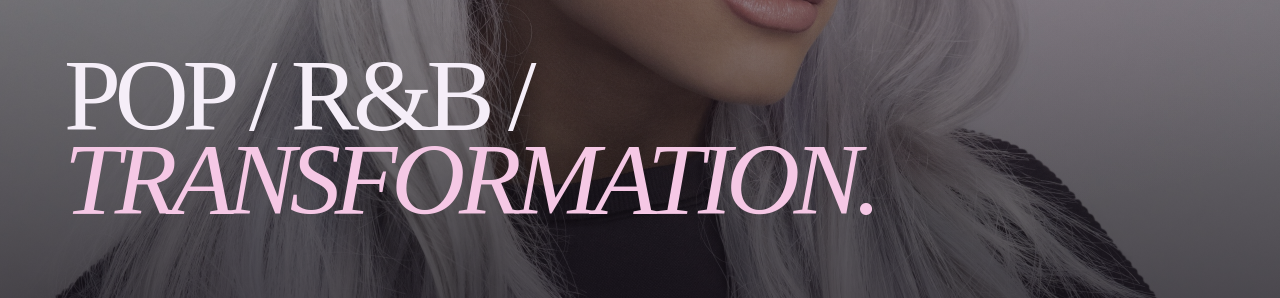
<file: music/ariana-grande/index.html>
<!doctype html>
<html lang="en">
<head>
<meta charset="utf-8">
<meta name="viewport" content="width=device-width,initial-scale=1">
<title>Ariana Grande — Weiyi's Music Space</title>
<style>
:root{
  --bg:#0f0a12;
  --bg2:#1a0f1f;
  --fg:#f5eef8;
  --muted:#9a8ba8;
  --line:rgba(230,180,220,.15);
  --pink:#e8a0d0;
  --pink-bright:#f5c8e5;
  --wine:#8b2252;
  --gold:#d4a574;
  --serif:Georgia,'Times New Roman',serif;
}
*{box-sizing:border-box}
html{scroll-behavior:smooth}
body{
  margin:0;background:var(--bg);color:var(--fg);
  font-family:Inter,Arial,sans-serif;overflow-x:hidden;
}
a{color:inherit;text-decoration:none}

/* 滚动进度条 */
.scroll-progress{
  position:fixed;top:0;left:0;z-index:200;height:2px;
  width:0;background:linear-gradient(90deg,var(--pink),var(--pink-bright),var(--gold));
  transition:width .1s linear;
}

/* 噪点纹理 */
.grain{
  position:fixed;inset:0;pointer-events:none;z-index:100;opacity:.04;
  background-image:url("data:image/svg+xml,%3Csvg viewBox='0 0 180 180' xmlns='http://www.w3.org/2000/svg'%3E%3Cfilter id='n'%3E%3CfeTurbulence type='fractalNoise' baseFrequency='.85' numOctaves='4' stitchTiles='stitch'/%3E%3C/filter%3E%3Crect width='100%25' height='100%25' filter='url(%23n)' opacity='.55'/%3E%3C/svg%3E");
}

/* 漂浮气泡 */
.bubbles{position:fixed;inset:0;pointer-events:none;z-index:50;overflow:hidden}
.bubble{
  position:absolute;bottom:-100px;border-radius:50%;
  background:radial-gradient(circle at 30% 30%,rgba(255,255,255,.25),rgba(232,160,208,.08) 60%,transparent);
  border:1px solid rgba(255,255,255,.1);
  animation:floatUp linear infinite;
}
@keyframes floatUp{
  0%{transform:translateY(0) scale(1);opacity:0}
  10%{opacity:.6}
  90%{opacity:.4}
  100%{transform:translateY(-110vh) scale(1.1);opacity:0}
}

/* 光标光晕 */
.cursor-glow{
  position:fixed;z-index:90;left:50%;top:50%;width:350px;height:350px;
  transform:translate(-50%,-50%);border-radius:50%;
  background:radial-gradient(circle,rgba(232,160,208,.12),transparent 70%);
  pointer-events:none;mix-blend-mode:screen;transition:opacity .3s;
}

/* 导航 */
header{
  position:fixed;top:0;left:0;right:0;z-index:150;
  padding:22px 5vw;display:flex;justify-content:space-between;
  mix-blend-mode:difference;font-size:12px;letter-spacing:.14em;text-transform:uppercase;
}
header a{transition:opacity .3s}
header a:hover{opacity:.6}

/* Hero */
.hero{
  height:100svh;min-height:720px;position:relative;
  display:flex;align-items:flex-end;padding:8vw 5vw 6vw;overflow:hidden;
}
.hero-bg{
  position:absolute;inset:0;
  background:linear-gradient(90deg,rgba(15,10,18,.85),rgba(15,10,18,.3) 50%,rgba(15,10,18,.5)),
  url('hero-sweetener-moon.jpg') center/cover no-repeat;
  animation:heroZoom 22s ease-in-out infinite alternate;
  transform:scale(1.03);
}
@keyframes heroZoom{
  to{transform:scale(1.12) translate3d(1%,-1.5%,0)}
}
.hero-content{position:relative;z-index:2;max-width:1100px}
.kicker{
  font-size:11px;letter-spacing:.3em;text-transform:uppercase;
  color:var(--pink-bright);margin-bottom:22px;
  animation:fadeUp 1s .2s both;
}
h1{
  font:500 clamp(72px,14vw,220px)/.72 var(--serif);
  letter-spacing:-.08em;margin:0 0 28px;
  background:linear-gradient(135deg,var(--fg) 0%,var(--pink-bright) 45%,var(--pink) 75%,var(--gold) 100%);
  -webkit-background-clip:text;background-clip:text;-webkit-text-fill-color:transparent;
  animation:fadeUp 1s .4s both, shimmer 6s ease-in-out 1s infinite;
  background-size:200% 200%;
}
@keyframes shimmer{
  0%,100%{background-position:0% 50%}
  50%{background-position:100% 50%}
}
.hero-copy{
  max-width:620px;font:400 clamp(18px,2vw,26px)/1.3 var(--serif);
  color:#e0d5e8;animation:fadeUp 1s .6s both;
}
.hero-copy em{color:var(--pink-bright);font-style:italic}
.scroll-hint{
  margin-top:40px;font-size:11px;letter-spacing:.2em;text-transform:uppercase;
  color:var(--muted);animation:fadeUp 1s .8s both,bounce 2s 1.8s infinite;
}
@keyframes fadeUp{
  from{opacity:0;transform:translateY(40px)}
  to{opacity:1;transform:none}
}
@keyframes bounce{
  0%,100%{transform:translateY(0)}
  50%{transform:translateY(8px)}
}

/* 跑马灯 */
.marquee{
  overflow:hidden;border-top:1px solid var(--line);border-bottom:1px solid var(--line);
  white-space:nowrap;padding:18px 0;background:var(--bg2);
}
.marquee-inner{
  display:inline-block;font:italic 500 26px/1 var(--serif);
  color:var(--pink);animation:marquee 28s linear infinite;
}
.marquee-inner span{margin:0 40px;opacity:.4}
@keyframes marquee{to{transform:translateX(-50%)}}

/* 通用section */
section{padding:110px 5vw;border-bottom:1px solid var(--line)}
.eyebrow{
  font-size:11px;letter-spacing:.25em;text-transform:uppercase;
  color:var(--pink);margin-bottom:20px;
}
.title{
  font:500 clamp(48px,7vw,110px)/.85 var(--serif);
  letter-spacing:-.06em;margin:0 0 50px;
}

/* 介绍区域 */
.intro-grid{display:grid;grid-template-columns:1.2fr .8fr;gap:8vw;align-items:end}
.intro-grid p{
  font:400 clamp(22px,2.8vw,40px)/1.15 var(--serif);margin:0;
  color:#e8dff0;
}
.intro-grid p em{color:var(--pink-bright);font-style:italic}
.meta{display:grid;gap:18px;color:var(--muted);font-size:13px}
.meta div{border-top:1px solid var(--line);padding-top:14px}
.meta strong{color:var(--fg);font-weight:500;display:block;margin-bottom:4px}

/* 专辑历程网格 */
.eras-grid{
  display:grid;grid-template-columns:repeat(4,1fr);gap:1px;
  background:var(--line);border:1px solid var(--line);
}
.era{
  background:var(--bg2);padding:28px 24px;min-height:280px;
  display:flex;flex-direction:column;transition:all .45s ease;
  position:relative;overflow:hidden;
}
.era:before{
  content:"";position:absolute;inset:0;
  background:linear-gradient(135deg,transparent,rgba(232,160,208,.06));
  opacity:0;transition:opacity .4s;
}
.era:hover{background:#221528;transform:translateY(-5px)}
.era:hover:before{opacity:1}
.era .year{color:var(--pink);font-size:11px;letter-spacing:.12em;font-weight:600}
.era h3{font:500 24px/1.1 var(--serif);margin:14px 0 10px}
.era p{color:#a898b5;font-size:13px;line-height:1.6;margin:0}
.era .tracks{
  margin-top:auto;font-size:11px;color:var(--pink-bright);
  border-top:1px solid var(--line);padding-top:14px;line-height:1.7;
}

/* Sweetener Tour 特别区域 */
.tour-section{padding:0;position:relative;background:var(--bg2);overflow:hidden}
.tour-hero{
  min-height:90svh;padding:0;position:relative;
  display:grid;align-items:end;overflow:hidden;
}
.tour-bg{
  position:absolute;inset:0;
  background:url('live-pink-dress.jpg') center/cover no-repeat;
  animation:tourZoom 20s ease-in-out infinite alternate;
  filter:saturate(1.1) contrast(1.05);
}
.tour-bg:after{
  content:"";position:absolute;inset:0;
  background:linear-gradient(90deg,rgba(15,10,18,.88),rgba(15,10,18,.35) 55%),
  linear-gradient(0deg,var(--bg2) 0%,transparent 45%);
}
@keyframes tourZoom{to{transform:scale(1.08) translate3d(-1%,0,0)}}
.tour-content{position:relative;z-index:2;padding:8vw 5vw;max-width:1000px}
.tour-content .eyebrow{color:var(--pink-bright)}
.tour-content h2{
  font:500 clamp(56px,10vw,150px)/.78 var(--serif);
  letter-spacing:-.07em;margin:15px 0 28px;color:var(--fg);
}
.tour-content h2 em{
  font-style:italic;color:var(--pink-bright);
  display:block;font-size:.55em;letter-spacing:-.04em;margin-top:10px;
}
.tour-content p{
  max-width:600px;font:400 clamp(18px,2vw,28px)/1.25 var(--serif);
  color:#ddd0e5;
}
.tour-links{margin-top:35px;display:flex;gap:25px;flex-wrap:wrap}
.tour-link{
  display:inline-block;border-bottom:1px solid var(--pink);
  padding-bottom:5px;font-size:12px;letter-spacing:.15em;
  text-transform:uppercase;color:var(--pink-bright);transition:color .3s;
}
.tour-link:hover{color:var(--fg)}

/* 数据条 */
.stats-bar{
  display:grid;grid-template-columns:repeat(4,1fr);
  border-top:1px solid var(--line);border-bottom:1px solid var(--line);
  background:var(--bg);
}
.stat{
  padding:40px 30px;text-align:center;border-right:1px solid var(--line);
  transition:background .4s;
}
.stat:last-child{border-right:0}
.stat:hover{background:rgba(232,160,208,.05)}
.stat-num{
  font:500 clamp(36px,4vw,56px)/1 var(--serif);color:var(--pink);
  margin-bottom:8px;
}
.stat-label{font-size:11px;letter-spacing:.15em;text-transform:uppercase;color:var(--muted)}

/* 电影胶片 */
.cinema{padding:0;position:relative}
.cinema-head{padding:100px 5vw 35px}
.film-strip{
  display:flex;gap:18px;overflow-x:auto;scroll-snap-type:x mandatory;
  padding:0 5vw 90px;scrollbar-width:none;
}
.film-strip::-webkit-scrollbar{display:none}
.frame{
  flex:0 0 min(75vw,1000px);height:min(58vw,650px);
  position:relative;overflow:hidden;scroll-snap-align:center;
  background:#111;border-radius:2px;
}
.frame img{
  width:100%;height:100%;object-fit:cover;
  transition:transform 1.2s cubic-bezier(.2,.7,.2,1),filter .7s;
  filter:saturate(.9) contrast(1.03);
}
.frame:hover img{transform:scale(1.05);filter:saturate(1.15) contrast(1.05)}
.frame:after{
  content:"";position:absolute;inset:0;
  background:linear-gradient(180deg,transparent 55%,rgba(15,10,18,.82));
}
.frame-label{
  position:absolute;z-index:2;left:30px;bottom:28px;
  font:500 22px var(--serif);color:var(--fg);
}
.frame-label span{display:block;font-size:11px;letter-spacing:.2em;text-transform:uppercase;color:var(--pink);margin-bottom:6px}

/* 专辑区域 */
.album-section{display:grid;grid-template-columns:.8fr 1.2fr;gap:7vw;align-items:center}
.album-cover{
  position:relative;aspect-ratio:1;overflow:hidden;border-radius:2px;
  box-shadow:0 30px 80px rgba(0,0,0,.5);
}
.album-cover img{width:100%;height:100%;object-fit:cover;transition:transform 1s ease}
.album-cover:hover img{transform:scale(1.04)}
.album-cover:after{
  content:"";position:absolute;inset:0;
  background:linear-gradient(135deg,rgba(232,160,208,.12),transparent 50%);
  pointer-events:none;
}
.album-info h3{
  font:500 clamp(40px,5vw,72px)/.9 var(--serif);
  letter-spacing:-.05em;margin:0 0 15px;
}
.album-info .album-year{color:var(--pink);font-size:14px;letter-spacing:.2em;text-transform:uppercase;margin-bottom:20px}
.album-info p{color:var(--muted);font-size:16px;line-height:1.8;margin:0 0 25px}
.tracklist-mini{display:grid;gap:0;margin-top:25px}
.track-mini{
  display:grid;grid-template-columns:40px 1fr auto;gap:15px;
  padding:13px 0;border-top:1px solid var(--line);
  font-size:14px;align-items:center;transition:padding-left .3s;
}
.track-mini:hover{padding-left:10px}
.track-mini .num{color:var(--pink);font:500 14px var(--serif)}
.track-mini .name{color:var(--fg)}
.track-mini .dur{color:var(--muted);font-size:12px}

/* 精选曲目 */
.essential{display:grid;grid-template-columns:.6fr 1.4fr;gap:7vw}
.tracklist{counter-reset:t}
.track{
  counter-increment:t;display:grid;grid-template-columns:60px 1fr auto;
  gap:20px;padding:20px 0;border-top:1px solid var(--line);
  align-items:center;transition:all .35s;cursor:default;
}
.track:hover{padding-left:15px;background:rgba(232,160,208,.04)}
.track:before{
  content:counter(t,decimal-leading-zero);
  color:var(--pink);font:500 14px var(--serif);
}
.track strong{font:500 21px var(--serif);transition:color .3s}
.track:hover strong{color:var(--pink-bright)}
.track span{color:var(--muted);font-size:12px;letter-spacing:.05em}

/* Wicked 区域 */
.wicked-section{
  padding:0;position:relative;overflow:hidden;
  background:linear-gradient(180deg,var(--bg2),#1a0f1f);
}
.wicked-inner{
  display:grid;grid-template-columns:1fr 1fr;min-height:80svh;
}
.wicked-photo{
  position:relative;overflow:hidden;
  background:url('wicked-glinda-crown.jpg') center/cover no-repeat;
}
.wicked-photo:after{
  content:"";position:absolute;inset:0;
  background:linear-gradient(90deg,transparent,rgba(15,10,18,.3));
}
.wicked-text{
  padding:8vw 5vw;display:flex;flex-direction:column;justify-content:center;
}
.wicked-text .eyebrow{color:var(--gold)}
.wicked-text h3{
  font:500 clamp(44px,6vw,90px)/.88 var(--serif);
  letter-spacing:-.06em;margin:0 0 25px;
  background:linear-gradient(135deg,var(--pink-bright),var(--gold));
  -webkit-background-clip:text;background-clip:text;-webkit-text-fill-color:transparent;
}
.wicked-text p{color:var(--muted);font-size:16px;line-height:1.8;max-width:500px;margin:0 0 20px}
.wicked-text p em{color:var(--pink-bright);font-style:italic}

/* 页脚大图 */
.footer-img{
  height:80svh;min-height:550px;position:relative;
  background:linear-gradient(0deg,rgba(15,10,18,.7),rgba(15,10,18,.2)),
  url('portrait-silver-hair.jpg') center/cover no-repeat;
  display:flex;align-items:flex-end;padding:6vw 5vw;overflow:hidden;
}
.footer-img:after{
  content:"";position:absolute;inset:0;
  background:radial-gradient(ellipse at 70% 30%,rgba(232,160,208,.15),transparent 60%);
}
.footer-img div{
  position:relative;z-index:2;
  font:500 clamp(50px,8vw,130px)/.82 var(--serif);
  letter-spacing:-.06em;color:var(--fg);
}
.footer-img div em{color:var(--pink-bright);font-style:italic}

/* 滚动渐入 */
.reveal{opacity:0;transform:translateY(40px);transition:1s cubic-bezier(.2,.7,.2,1)}
.reveal.on{opacity:1;transform:none}
.reveal-left{opacity:0;transform:translateX(-40px);transition:1s cubic-bezier(.2,.7,.2,1)}
.reveal-left.on{opacity:1;transform:none}
.reveal-right{opacity:0;transform:translateX(40px);transition:1s cubic-bezier(.2,.7,.2,1)}
.reveal-right.on{opacity:1;transform:none}
.reveal-scale{opacity:0;transform:scale(.95);transition:1.2s cubic-bezier(.2,.7,.2,1)}
.reveal-scale.on{opacity:1;transform:none}

/* 响应式 */
@media(max-width:900px){
  .intro-grid,.album-section,.essential{grid-template-columns:1fr;gap:50px}
  .eras-grid{grid-template-columns:1fr 1fr}
  .stats-bar{grid-template-columns:1fr 1fr}
  .stat:nth-child(2){border-right:0}
  .stat:nth-child(3){border-top:1px solid var(--line)}
  .frame{flex-basis:88vw;height:62vw}
  .album-cover{max-width:400px}
  .wicked-inner{grid-template-columns:1fr}
  .wicked-photo{min-height:60vw}
}
@media(max-width:600px){
  .hero{min-height:640px;padding-bottom:40px}
  section{padding:70px 20px}
  .cinema-head{padding:70px 20px 30px}
  .film-strip{padding:0 20px 70px}
  .eras-grid{grid-template-columns:1fr}
  .stats-bar{grid-template-columns:1fr 1fr}
  .stat{padding:28px 15px}
  .track{grid-template-columns:45px 1fr}
  .track span{display:none}
  .footer-img{min-height:450px}
  .cursor-glow,.bubbles{display:none}
  .wicked-text{padding:50px 20px}
}
@media(prefers-reduced-motion:reduce){
  *,*::before,*::after{animation:none!important;transition:none!important}
  .cursor-glow,.bubbles{display:none}
}

.spotify-section{padding:80px 5vw;background:var(--bg2)}.spotify-wrap{max-width:800px;margin:0 auto}.spotify-wrap h3{font:500 clamp(32px,4vw,56px)/.9 var(--serif);letter-spacing:-.05em;margin:0 0 30px;text-align:center}.spotify-wrap h3 em{color:var(--pink-bright);font-style:italic}.visitor-count{position:fixed;bottom:20px;right:20px;z-index:150;font-size:11px;letter-spacing:.15em;text-transform:uppercase;color:var(--muted);background:rgba(15,10,18,.8);backdrop-filter:blur(10px);padding:10px 16px;border-radius:2px;border:1px solid var(--line)}.visitor-count strong{color:var(--pink);font-weight:500}@media(max-width:600px){.visitor-count{display:none}}
</style>
</head>
<body>
<div class="scroll-progress"></div>
<div class="grain"></div>
<div class="bubbles" id="bubbles"></div>
<div class="cursor-glow"></div>

<header>
  <a href="../index.html">Weiyi's Music Space</a>
  <span>Artist 06 / Ariana Grande</span>
</header>

<!-- Hero -->
<section class="hero">
  <div class="hero-bg"></div>
  <div class="hero-content">
    <div class="kicker">Pop · R&amp;B · Vocals · Visual Eras</div>
    <h1>Ariana<br>Grande</h1>
    <div class="hero-copy">
      A voice like spun glass — from <em>Sweetener</em>'s pink moon to <em>Eternal Sunshine</em>'s red glow. Pop as atmosphere, as costume, as catharsis.
    </div>
    <div class="scroll-hint">Scroll to enter ↓</div>
  </div>
</section>

<!-- 跑马灯 -->
<div class="marquee"><div class="marquee-inner">
  THANK U NEXT <span>·</span> 7 RINGS <span>·</span> POSITIONS <span>·</span> YES, AND? <span>·</span> WE CAN'T BE FRIENDS <span>·</span> SWEETENER <span>·</span> GOD IS A WOMAN <span>·</span> NO TEARS LEFT TO CRY <span>·</span> DANGEROUS WOMAN <span>·</span>
  THANK U NEXT <span>·</span> 7 RINGS <span>·</span> POSITIONS <span>·</span> YES, AND? <span>·</span> WE CAN'T BE FRIENDS <span>·</span> SWEETENER <span>·</span> GOD IS A WOMAN <span>·</span> NO TEARS LEFT TO CRY <span>·</span> DANGEROUS WOMAN <span>·</span>
</div></div>

<!-- 介绍 -->
<section>
  <div class="intro-grid">
    <p class="reveal">
      Six albums, seven eras, one unmistakable voice. Ariana Grande treats pop as <em>world-building</em> — each era a complete visual universe, from the pink moon of Sweetener to the red haze of Eternal Sunshine.
    </p>
    <div class="meta reveal">
      <div><strong>Selected by</strong>Weiyi Li</div>
      <div><strong>Listening mode</strong>Album eras · vocal delivery · live production</div>
      <div><strong>Personal focus</strong>Sweetener World Tour · Eternal Sunshine · Wicked</div>
      <div><strong>Why it matters</strong>The voice as instrument, the era as Gesamtkunstwerk</div>
    </div>
  </div>
</section>

<!-- 专辑历程 -->
<section>
  <div class="eyebrow">The eras · 2013—2024</div>
  <h2 class="title reveal">Seven worlds.</h2>
  <div class="eras-grid reveal">
    <article class="era">
      <div class="year">2013</div>
      <h3>Yours Truly</h3>
      <p>1950s doo-wop and R&B, a debut that announced a voice beyond her years.</p>
      <div class="tracks">The Way · Baby I · Honeymoon Avenue</div>
    </article>
    <article class="era">
      <div class="year">2014</div>
      <h3>My Everything</h3>
      <p>EDM-inflected pop, blockbuster collaborations, a star cementing her place.</p>
      <div class="tracks">Problem · Break Free · Love Me Harder</div>
    </article>
    <article class="era">
      <div class="year">2016</div>
      <h3>Dangerous Woman</h3>
      <p>Alt-pop and R&B edge, a shift from teen star to commanding artist.</p>
      <div class="tracks">Dangerous Woman · Into You · Side to Side</div>
    </article>
    <article class="era">
      <div class="year">2018</div>
      <h3>Sweetener</h3>
      <p>Pharrell's off-kilter production, pastel optimism, and healing after trauma.</p>
      <div class="tracks">No Tears Left to Cry · God Is a Woman · Breathin</div>
    </article>
    <article class="era">
      <div class="year">2019</div>
      <h3>thank u, next</h3>
      <p>Written in weeks, raw and self-assured — a cultural moment and her masterpiece.</p>
      <div class="tracks">7 Rings · thank u, next · Break Up With Your Girlfriend</div>
    </article>
    <article class="era">
      <div class="year">2020</div>
      <h3>Positions</h3>
      <p>Intimate R&B, orchestral flourishes, and lockdown-era vulnerability.</p>
      <div class="tracks">positions · 34+35 · POV</div>
    </article>
    <article class="era">
      <div class="year">2024</div>
      <h3>Eternal Sunshine</h3>
      <p>Soft focus, red gloves, and bittersweet clarity — her most cohesive record.</p>
      <div class="tracks">yes, and? · we can't be friends · eternal sunshine</div>
    </article>
    <article class="era">
      <div class="year">2024</div>
      <h3>Wicked</h3>
      <p>From pop star to Glinda the Good — a Broadway icon reborn on film.</p>
      <div class="tracks">Popular · What Is This Feeling? · Defying Gravity</div>
    </article>
  </div>
</section>

<!-- Sweetener Tour 特别区域 -->
<section class="tour-section">
  <div class="tour-hero">
    <div class="tour-bg"></div>
    <div class="tour-content reveal">
      <div class="eyebrow">The visual era · 2019</div>
      <h2>Sweetener<br><em>World Tour.</em></h2>
      <p>A giant inflatable moon, pink tulle, and a voice that filled arenas. The Sweetener World Tour transformed grief into spectacle — every show a cathedral of light and sound.</p>
      <div class="tour-links">
        <a class="tour-link" target="_blank" href="https://www.youtube.com/results?search_query=ariana+grande+sweetener+world+tour">Watch tour footage ↗</a>
        <a class="tour-link" target="_blank" href="https://music.apple.com/us/album/k-bye-for-now-swt-live/1490180601">Live album ↗</a>
      </div>
    </div>
  </div>

  <!-- 数据条 -->
  <div class="stats-bar">
    <div class="stat reveal">
      <div class="stat-num" data-count="101">0</div>
      <div class="stat-label">Shows worldwide</div>
    </div>
    <div class="stat reveal">
      <div class="stat-num" data-count="1.3">0</div>
      <div class="stat-label">Million tickets sold</div>
    </div>
    <div class="stat reveal">
      <div class="stat-num" data-count="4">0</div>
      <div class="stat-label">Continents toured</div>
    </div>
    <div class="stat reveal">
      <div class="stat-num">$146M</div>
      <div class="stat-label">Gross revenue</div>
    </div>
  </div>
</section>

<!-- 电影胶片 -->
<section class="cinema">
  <div class="cinema-head">
    <div class="eyebrow">Live moments</div>
    <h2 class="title reveal">On stage.<br>Under the moon.</h2>
  </div>
  <div class="film-strip">
    <div class="frame">
      <img src="live-pink-dress.jpg" alt="Ariana Grande Sweetener Tour pink dress">
      <div class="frame-label"><span>Sweetener Tour · 2019</span>Pink tulle, O2 Arena</div>
    </div>
    <div class="frame">
      <img src="live-purple-moon.jpg" alt="Ariana Grande under the moon">
      <div class="frame-label"><span>The moon</span>Giant inflatable, opening night</div>
    </div>
    <div class="frame">
      <img src="live-red-sequin.jpg" alt="Ariana Grande red sequin">
      <div class="frame-label"><span>Close-up</span>Voice, light, shadow</div>
    </div>
    <div class="frame">
      <img src="live-purple-2048.jpg" alt="Ariana Grande purple light">
      <div class="frame-label"><span>Purple haze</span>Side profile, arena glow</div>
    </div>
    <div class="frame">
      <img src="live-bbc-orchestra.jpg" alt="Ariana Grande BBC orchestra">
      <div class="frame-label"><span>BBC Live · 2018</span>Black gown, orchestra</div>
    </div>
    <div class="frame">
      <img src="live-pink-tulle.jpg" alt="Ariana Grande pink tulle dress">
      <div class="frame-label"><span>Pink era</span>Sweetener, full circle</div>
    </div>
  </div>
</section>

<!-- 专辑 -->
<section>
  <div class="album-section">
    <div class="album-cover reveal-scale">
      <img src="hero-eternal-sunshine.jpg" alt="Eternal Sunshine album art">
    </div>
    <div class="album-info reveal">
      <div class="album-year">Seventh album · 2024</div>
      <h3>Eternal<br>Sunshine.</h3>
      <p>Her most sonically cohesive work — soft-focus synths, whispered vocals, and the bittersweet clarity of moving on. Inspired by Eternal Sunshine of the Spotless Mind, it asks: would you erase a love if you could?</p>
      <div class="tracklist-mini">
        <div class="track-mini"><span class="num">01</span><span class="name">intro (end of the world)</span><span class="dur">0:36</span></div>
        <div class="track-mini"><span class="num">02</span><span class="name">bye</span><span class="dur">2:31</span></div>
        <div class="track-mini"><span class="num">03</span><span class="name">don't wanna break up again</span><span class="dur">2:41</span></div>
        <div class="track-mini"><span class="num">05</span><span class="name">eternal sunshine</span><span class="dur">3:31</span></div>
        <div class="track-mini"><span class="num">08</span><span class="name">the boy is mine</span><span class="dur">3:23</span></div>
        <div class="track-mini"><span class="num">09</span><span class="name">yes, and?</span><span class="dur">3:25</span></div>
        <div class="track-mini"><span class="num">10</span><span class="name">we can't be friends</span><span class="dur">3:43</span></div>
      </div>
    </div>
  </div>
</section>

<!-- Wicked 区域 -->
<section class="wicked-section">
  <div class="wicked-inner">
    <div class="wicked-photo"></div>
    <div class="wicked-text reveal-right">
      <div class="eyebrow">The transformation · 2024</div>
      <h3>From pop star<br>to Glinda.</h3>
      <p>After years of speculation, Ariana stepped into the bubble dress of <em>Glinda the Good</em> in Jon M. Chu's film adaptation of Wicked. The role wasn't a departure — it was a culmination. Her voice, always theatrical, found its natural home on the Oz stage.</p>
      <p>The film became 2024's highest-grossing movie, earning 10 Oscar nominations including Best Picture — and a Best Actress nod for Ariana herself. <em>Popular</em>, once a Broadway showstopper, became a global pop moment all over again.</p>
    </div>
  </div>
</section>

<!-- 精选曲目 -->
<section>
  <div class="essential">
    <div class="reveal-left">
      <div class="eyebrow">Weiyi's selection</div>
      <h2 class="title" style="font-size:clamp(48px,6.5vw,95px)">Essential<br>Ariana.</h2>
      <p style="color:var(--muted);font-size:15px;line-height:1.8;margin-top:20px;max-width:350px">The songs that define each era — from doo-wop debut to orchestral pop to Broadway.</p>
    </div>
    <div class="tracklist reveal-right">
      <div class="track"><strong>Honeymoon Avenue</strong><span>Yours Truly</span></div>
      <div class="track"><strong>Break Free</strong><span>My Everything</span></div>
      <div class="track"><strong>Into You</strong><span>Dangerous Woman</span></div>
      <div class="track"><strong>No Tears Left to Cry</strong><span>Sweetener</span></div>
      <div class="track"><strong>God Is a Woman</strong><span>Sweetener</span></div>
      <div class="track"><strong>7 Rings</strong><span>thank u, next</span></div>
      <div class="track"><strong>thank u, next</strong><span>thank u, next</span></div>
      <div class="track"><strong>positions</strong><span>Positions</span></div>
      <div class="track"><strong>POV</strong><span>Positions</span></div>
      <div class="track"><strong>yes, and?</strong><span>Eternal Sunshine</span></div>
      <div class="track"><strong>we can't be friends</strong><span>Eternal Sunshine</span></div>
      <div class="track"><strong>Popular</strong><span>Wicked · 2024</span></div>
    </div>
  </div>
</section>

<!-- 页脚 -->

<section class="spotify-section"><div class="spotify-wrap reveal"><h3>Listen on <em>Spotify</em></h3><iframe style="border-radius:12px" src="https://open.spotify.com/embed/artist/66CXWjxzNUsdJxJ2JdwvnR?utm_source=generator&theme=0" width="100%" height="352" frameBorder="0" allowfullscreen="" allow="autoplay; clipboard-write; encrypted-media; fullscreen; picture-in-picture" loading="lazy"></iframe></div></section>
<div class="footer-img">
  <div>POP / R&amp;B /<br><em>TRANSFORMATION.</em></div>
</div>

<script>
// 滚动进度条
const progressBar = document.querySelector('.scroll-progress');
const updateProgress = () => {
  const h = document.documentElement.scrollHeight - innerHeight;
  progressBar.style.width = h > 0 ? (scrollY / h * 100) + '%' : '0%';
};
addEventListener('scroll', updateProgress, {passive:true});
addEventListener('resize', updateProgress);
updateProgress();

// 漂浮气泡
const bubblesContainer = document.getElementById('bubbles');
for(let i = 0; i < 12; i++){
  const b = document.createElement('div');
  b.className = 'bubble';
  const size = 20 + Math.random() * 80;
  b.style.width = size + 'px';
  b.style.height = size + 'px';
  b.style.left = Math.random() * 100 + '%';
  b.style.animationDuration = (12 + Math.random() * 18) + 's';
  b.style.animationDelay = (Math.random() * 15) + 's';
  bubblesContainer.appendChild(b);
}

// 光标光晕
const glow = document.querySelector('.cursor-glow');
let glowX = innerWidth/2, glowY = innerHeight/2, targetX = glowX, targetY = glowY;
addEventListener('pointermove', e => { targetX = e.clientX; targetY = e.clientY; });
(function animateGlow(){
  glowX += (targetX - glowX) * .08;
  glowY += (targetY - glowY) * .08;
  glow.style.left = glowX + 'px';
  glow.style.top = glowY + 'px';
  requestAnimationFrame(animateGlow);
})();

// 滚动渐入
const obs = new IntersectionObserver(entries => {
  entries.forEach(e => { if(e.isIntersecting) e.target.classList.add('on'); });
}, {threshold:.12});
document.querySelectorAll('.reveal,.reveal-left,.reveal-right,.reveal-scale').forEach(el => obs.observe(el));

// 数字计数动画
const countObs = new IntersectionObserver(entries => {
  entries.forEach(e => {
    if(e.isIntersecting){
      const el = e.target;
      const target = parseFloat(el.dataset.count);
      if(!target) return;
      const duration = 1800, start = performance.now();
      const step = now => {
        const p = Math.min((now - start) / duration, 1);
        const eased = 1 - Math.pow(1 - p, 3);
        const val = target * eased;
        el.textContent = val % 1 ? val.toFixed(1) : Math.round(val);
        if(p < 1) requestAnimationFrame(step);
      };
      requestAnimationFrame(step);
      countObs.unobserve(el);
    }
  });
}, {threshold:.5});
document.querySelectorAll('.stat-num[data-count]').forEach(el => countObs.observe(el));

// Hero视差
addEventListener('mousemove', e => {
  const x = (e.clientX / innerWidth - .5) * 12;
  const y = (e.clientY / innerHeight - .5) * 8;
  document.querySelector('.hero-bg').style.transform =
    `scale(1.03) translate(${x}px,${y}px)`;
});

// 电影胶片拖拽滚动
const strip = document.querySelector('.film-strip');
let isDown = false, startX, scrollLeft;
strip.addEventListener('mousedown', e => {
  isDown = true; startX = e.pageX - strip.offsetLeft;
  scrollLeft = strip.scrollLeft; strip.style.cursor = 'grabbing';
});
strip.addEventListener('mouseleave', () => { isDown = false; strip.style.cursor = ''; });
strip.addEventListener('mouseup', () => { isDown = false; strip.style.cursor = ''; });
strip.addEventListener('mousemove', e => {
  if(!isDown) return;
  e.preventDefault();
  const x = e.pageX - strip.offsetLeft;
  strip.scrollLeft = scrollLeft - (x - startX) * 1.5;
});

fetch('https://api.countapi.xyz/hit/weiyi-ariana/visits').then(r=>r.json()).then(d=>{document.getElementById('vc').textContent=d.value}).catch(()=>{document.getElementById('vc').textContent='∞'});
</script>

<div class="visitor-count">Visitors: <strong id="vc">--</strong></div>
<script src="../../translate.js" defer></script>
</body>
</html>
</file>
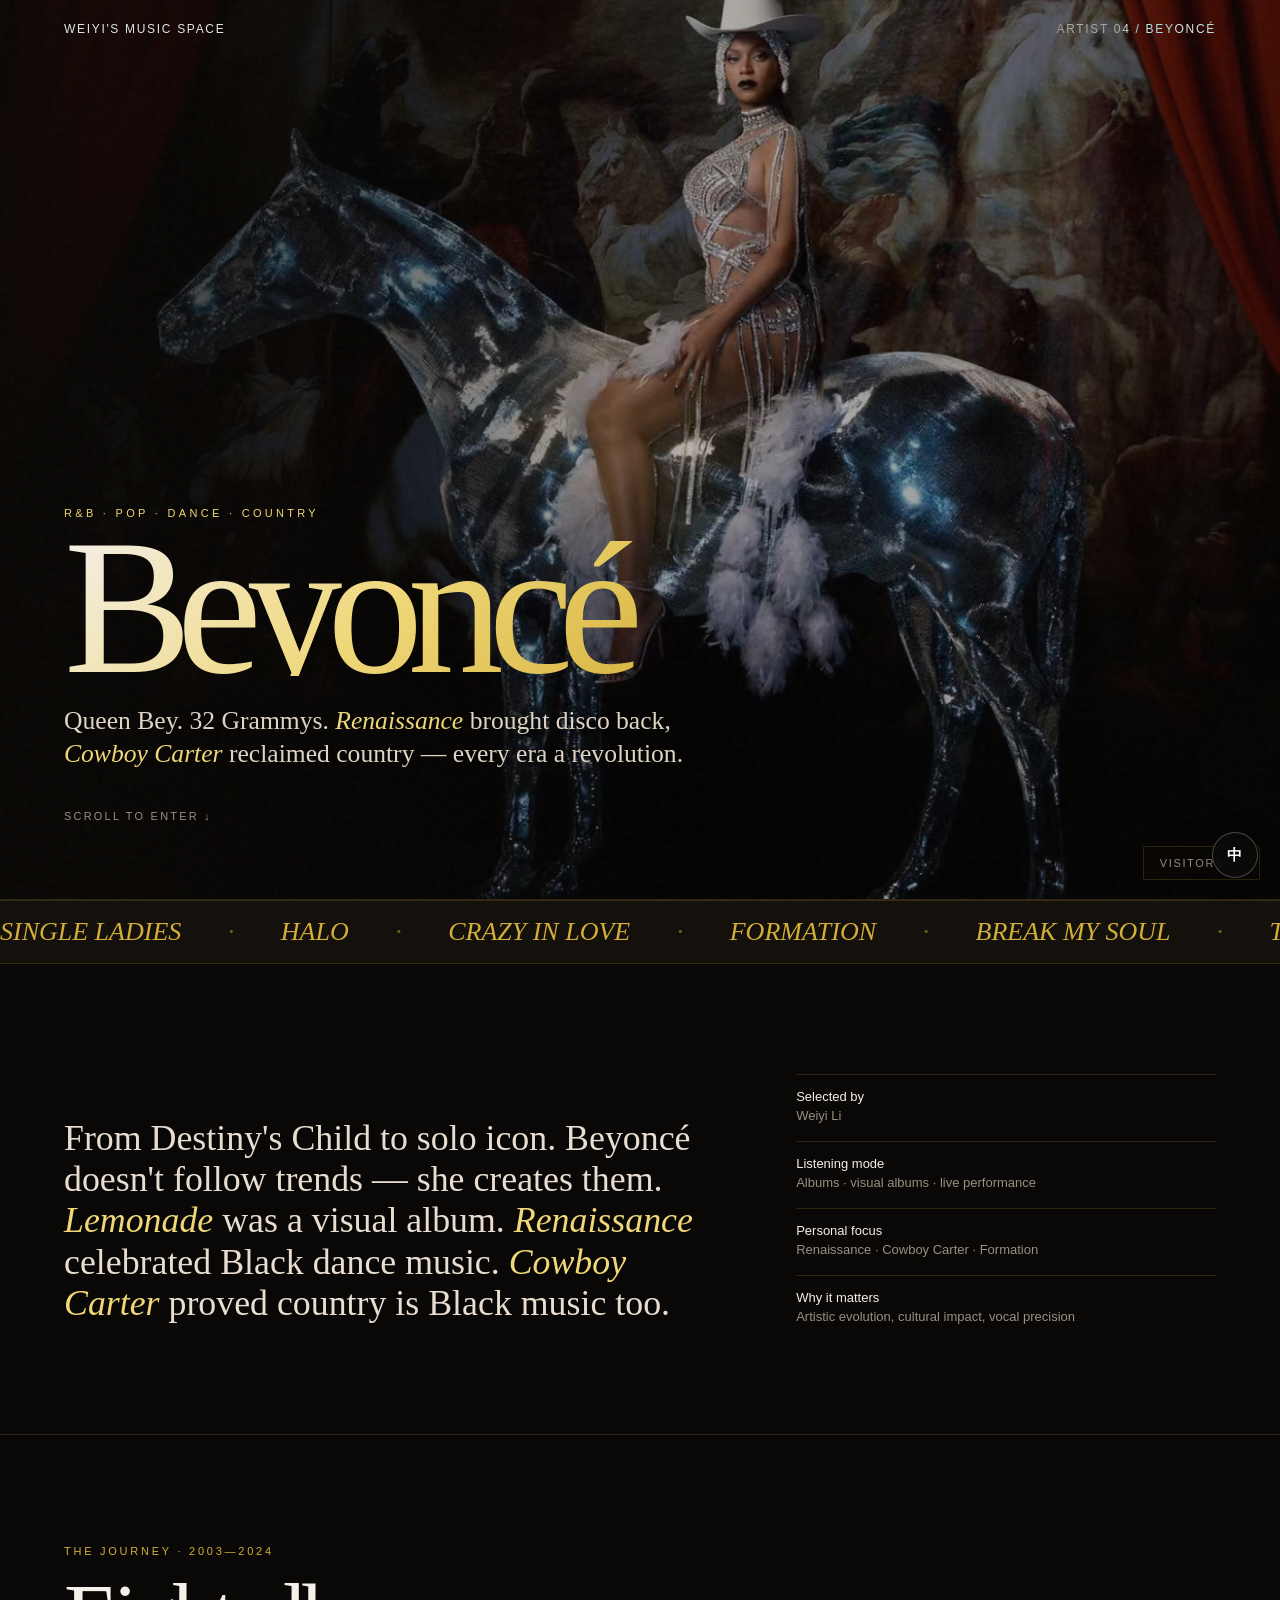
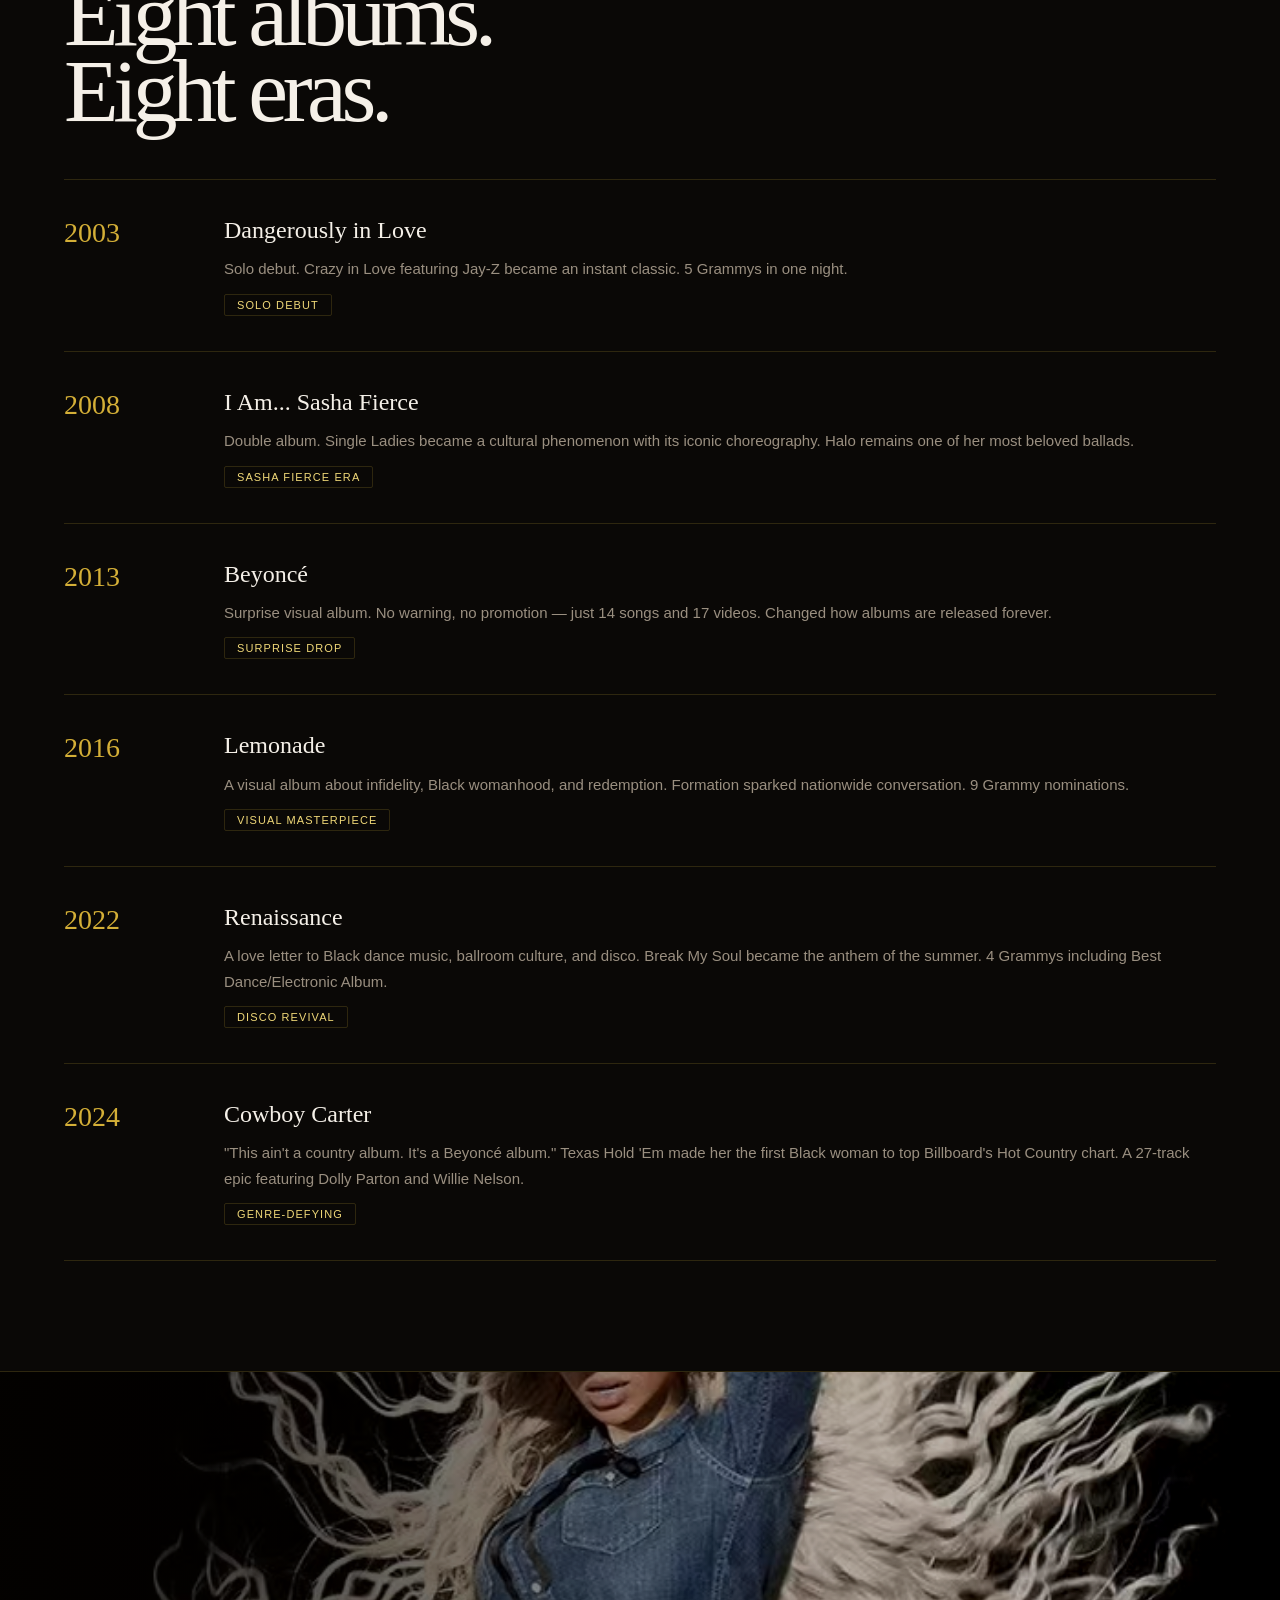
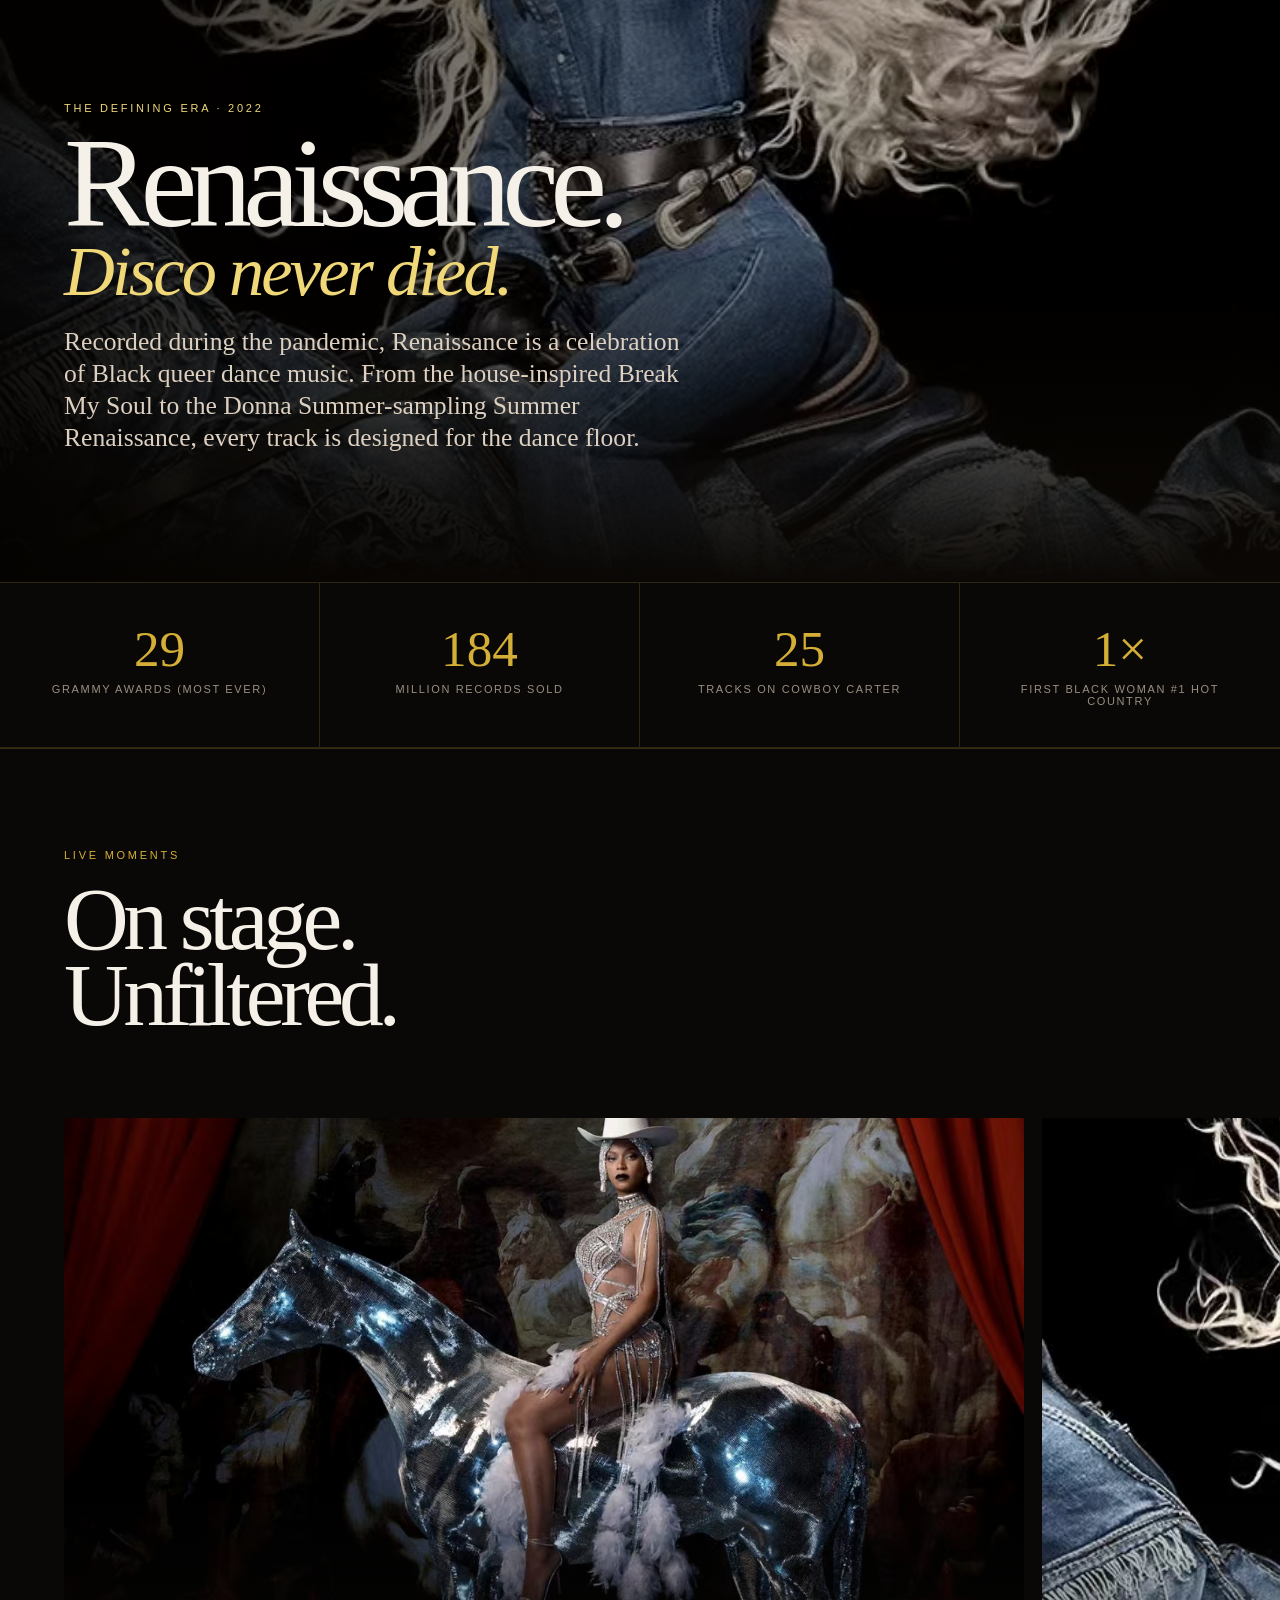
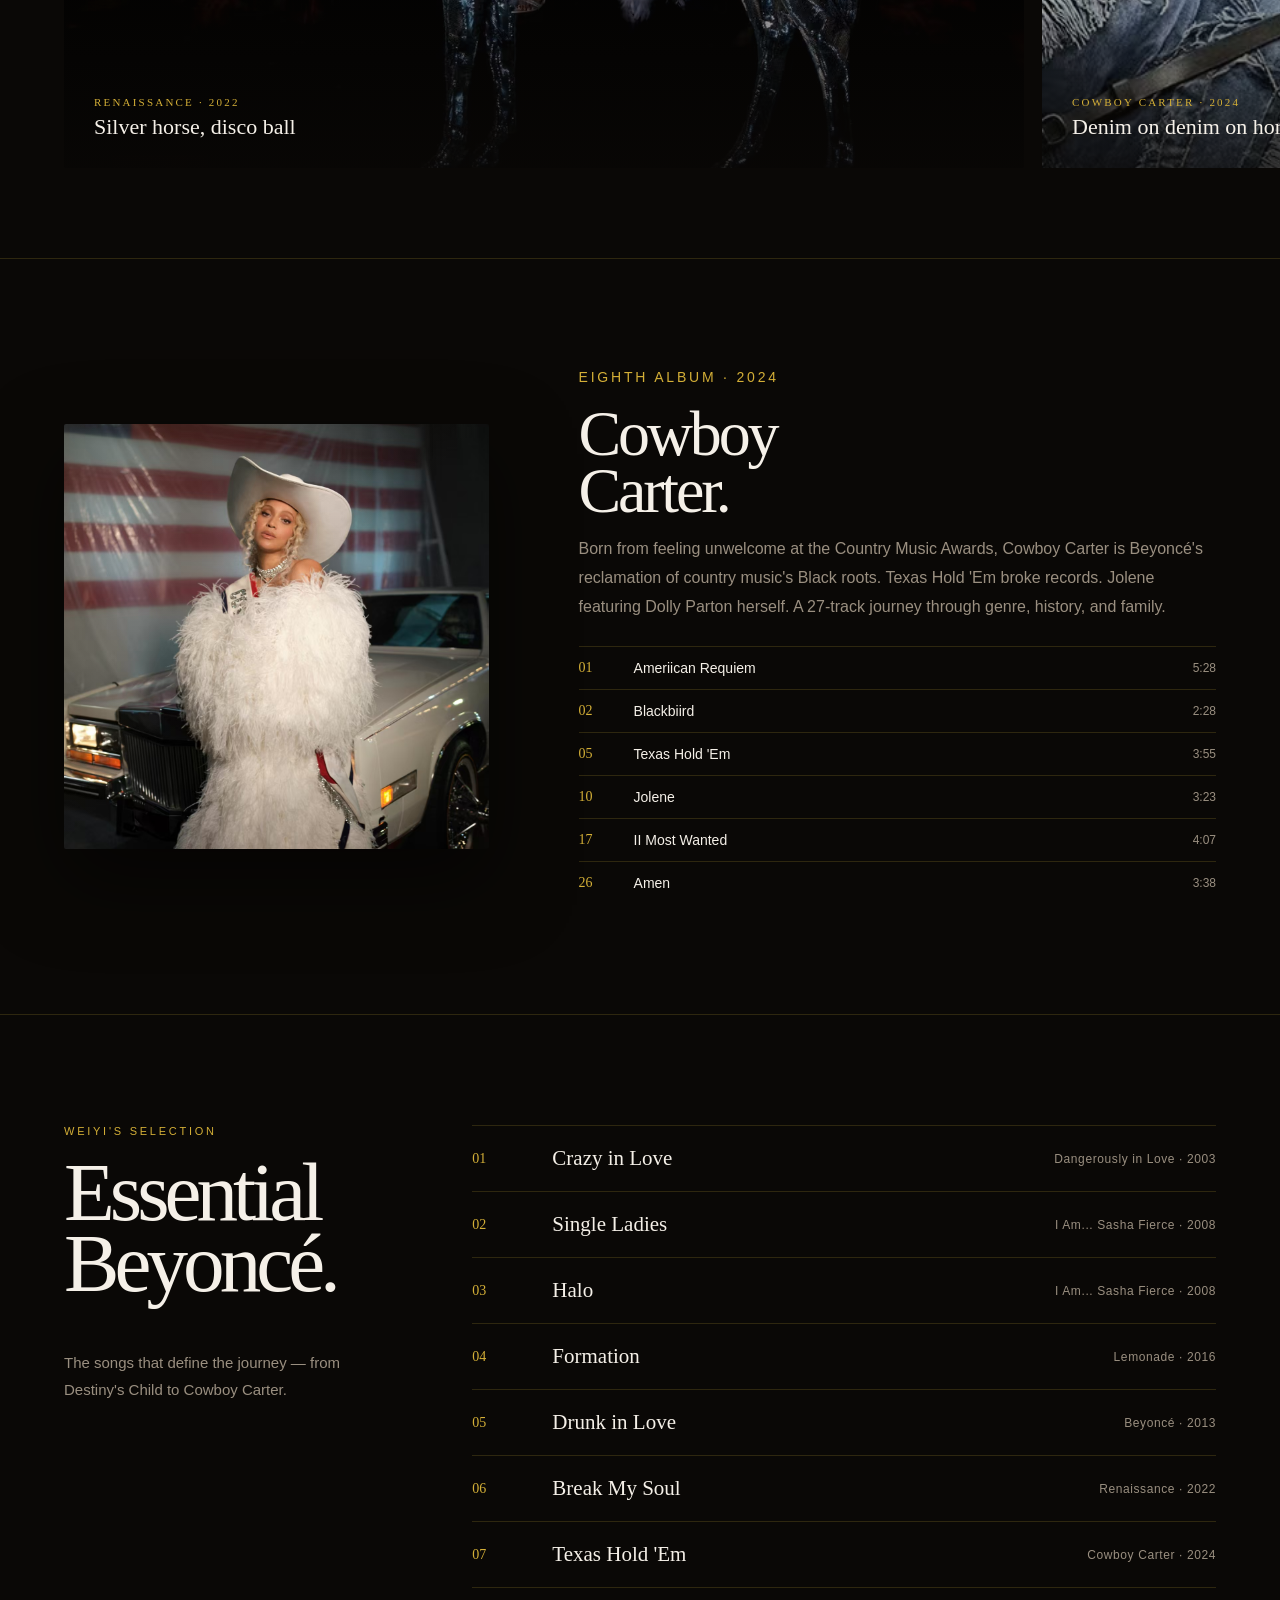
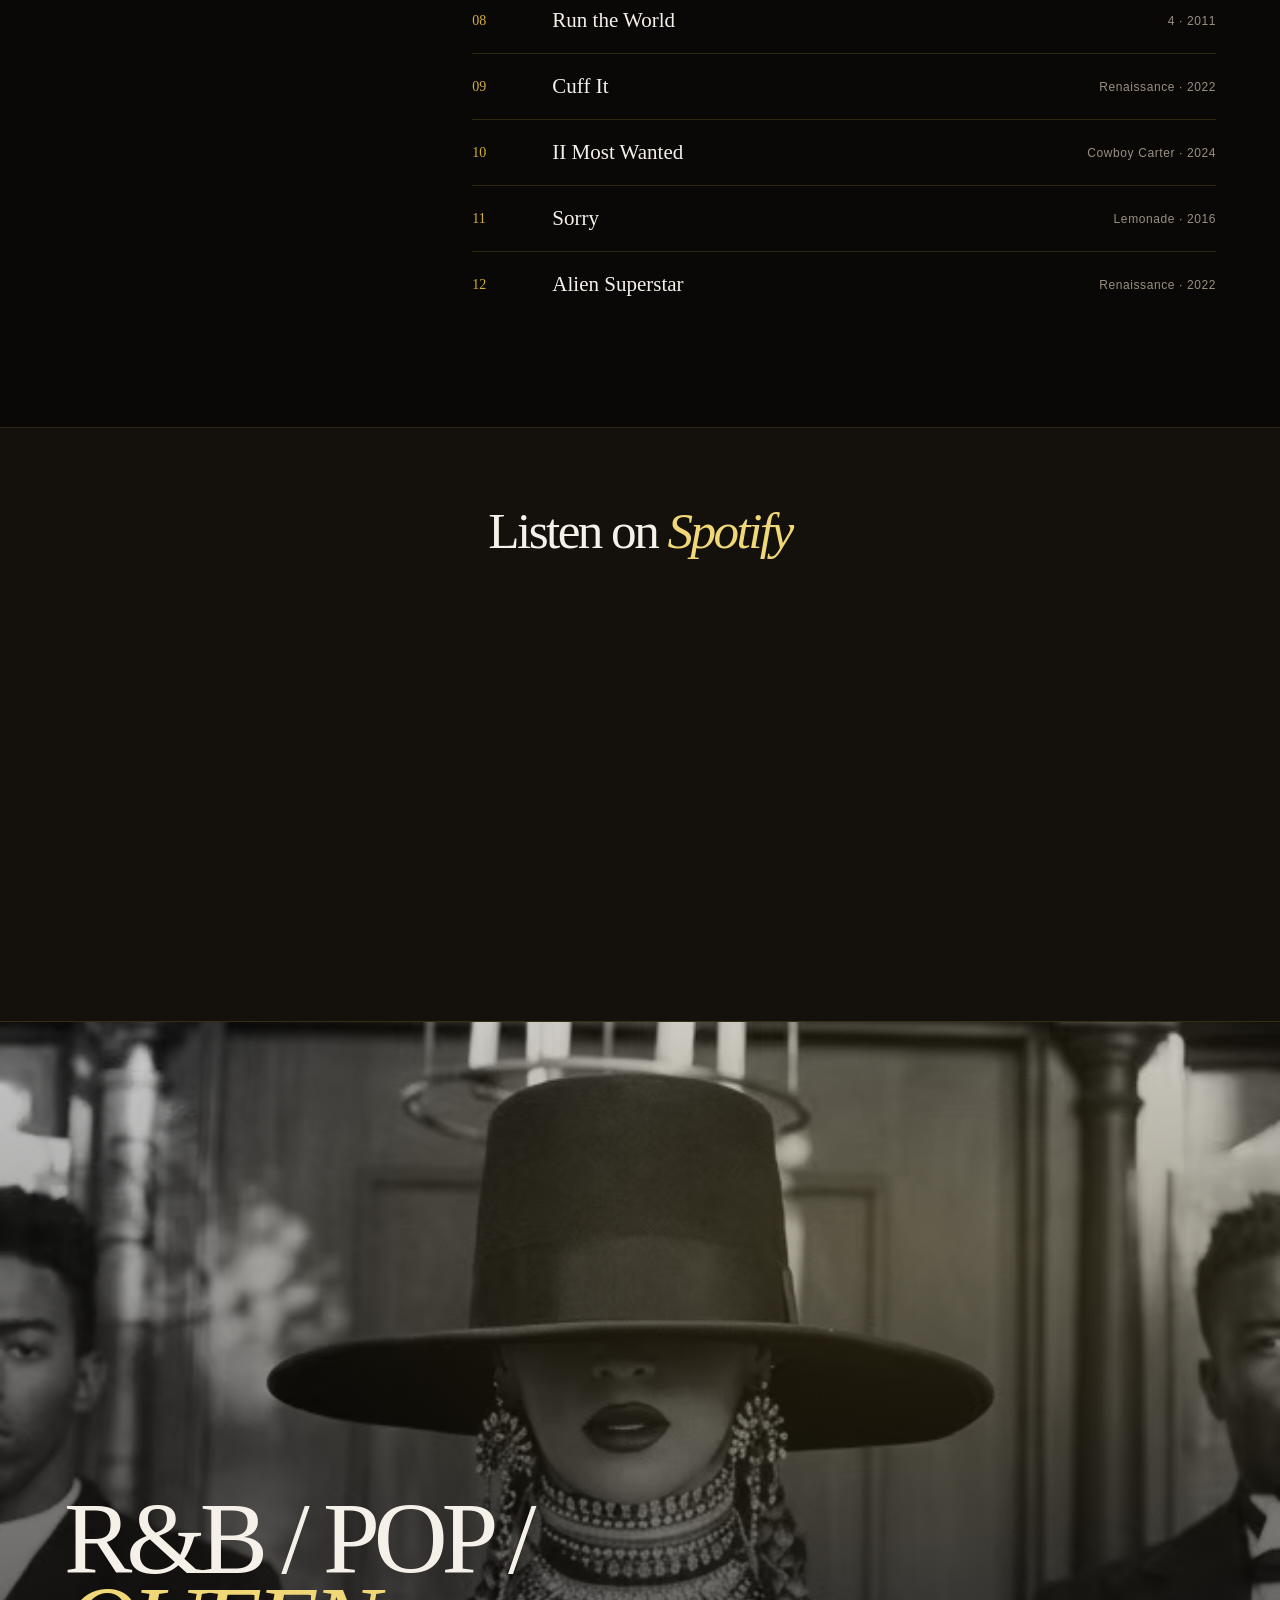
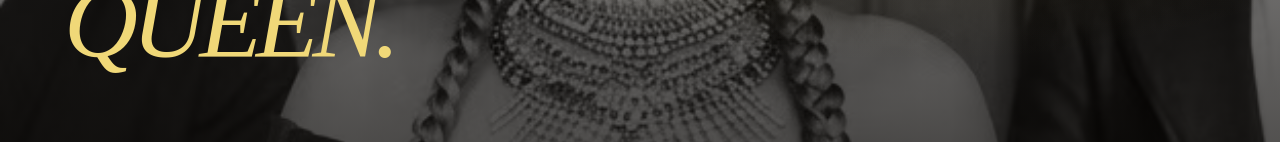
<file: music/beyonce/index.html>
<!doctype html>
<html lang="en">
<head>
<meta charset="utf-8">
<meta name="viewport" content="width=device-width,initial-scale=1">
<title>Beyoncé — Weiyi's Music Space</title>
<style>
:root{--bg:#0a0806;--bg2:#14100c;--fg:#f5f0e8;--muted:#9a8f80;--line:rgba(212,175,55,.18);--gold:#d4af37;--gold-bright:#f0d878;--serif:Georgia,'Times New Roman',serif}
*{box-sizing:border-box}html{scroll-behavior:smooth}body{margin:0;background:var(--bg);color:var(--fg);font-family:Inter,Arial,sans-serif;overflow-x:hidden}
a{color:inherit;text-decoration:none}
.scroll-progress{position:fixed;top:0;left:0;z-index:200;height:2px;width:0;background:linear-gradient(90deg,var(--gold),var(--gold-bright));transition:width .1s linear}
.grain{position:fixed;inset:0;pointer-events:none;z-index:100;opacity:.05;background-image:url("data:image/svg+xml,%3Csvg viewBox='0 0 180 180' xmlns='http://www.w3.org/2000/svg'%3E%3Cfilter id='n'%3E%3CfeTurbulence type='fractalNoise' baseFrequency='.85' numOctaves='4' stitchTiles='stitch'/%3E%3C/filter%3E%3Crect width='100%25' height='100%25' filter='url(%23n)' opacity='.55'/%3E%3C/svg%3E")}
.cursor-glow{position:fixed;z-index:90;left:50%;top:50%;width:320px;height:320px;transform:translate(-50%,-50%);border-radius:50%;background:radial-gradient(circle,rgba(212,175,55,.14),transparent 70%);pointer-events:none;mix-blend-mode:screen;transition:opacity .3s}
header{position:fixed;top:0;left:0;right:0;z-index:150;padding:22px 5vw;display:flex;justify-content:space-between;mix-blend-mode:difference;font-size:12px;letter-spacing:.14em;text-transform:uppercase}
header a{transition:opacity .3s}header a:hover{opacity:.6}
.hero{height:100svh;min-height:720px;position:relative;display:flex;align-items:flex-end;padding:8vw 5vw 6vw;overflow:hidden}
.hero-bg{position:absolute;inset:0;background:linear-gradient(90deg,rgba(10,8,6,.92),rgba(10,8,6,.3) 55%,rgba(10,8,6,.5)),url('silver-horse.jpg') center/cover no-repeat;animation:heroZoom 20s ease-in-out infinite alternate;transform:scale(1.03)}
@keyframes heroZoom{to{transform:scale(1.12) translate3d(-1.5%,-1%,0)}}
.hero-content{position:relative;z-index:2;max-width:1100px}
.kicker{font-size:11px;letter-spacing:.3em;text-transform:uppercase;color:var(--gold-bright);margin-bottom:22px;animation:fadeUp 1s .2s both}
h1{font:500 clamp(80px,15vw,240px)/.7 var(--serif);letter-spacing:-.08em;margin:0 0 28px;background:linear-gradient(135deg,var(--fg) 0%,var(--gold-bright) 50%,var(--gold) 100%);-webkit-background-clip:text;background-clip:text;-webkit-text-fill-color:transparent;animation:fadeUp 1s .4s both}
.hero-copy{max-width:650px;font:400 clamp(18px,2vw,26px)/1.3 var(--serif);color:#e0d5c5;animation:fadeUp 1s .6s both}
.hero-copy em{color:var(--gold-bright);font-style:italic}
.scroll-hint{margin-top:40px;font-size:11px;letter-spacing:.2em;text-transform:uppercase;color:var(--muted);animation:fadeUp 1s .8s both,bounce 2s 1.8s infinite}
@keyframes fadeUp{from{opacity:0;transform:translateY(40px)}to{opacity:1;transform:none}}
@keyframes bounce{0%,100%{transform:translateY(0)}50%{transform:translateY(8px)}}
.marquee{overflow:hidden;border-top:1px solid var(--line);border-bottom:1px solid var(--line);white-space:nowrap;padding:18px 0;background:var(--bg2)}
.marquee-inner{display:inline-block;font:italic 500 26px/1 var(--serif);color:var(--gold);animation:marquee 30s linear infinite}
.marquee-inner span{margin:0 40px;opacity:.5}
@keyframes marquee{to{transform:translateX(-50%)}}
section{padding:110px 5vw;border-bottom:1px solid var(--line)}
.eyebrow{font-size:11px;letter-spacing:.25em;text-transform:uppercase;color:var(--gold);margin-bottom:20px}
.title{font:500 clamp(48px,7vw,110px)/.85 var(--serif);letter-spacing:-.06em;margin:0 0 50px}
.intro-grid{display:grid;grid-template-columns:1.2fr .8fr;gap:8vw;align-items:end}
.intro-grid p{font:400 clamp(22px,2.8vw,40px)/1.15 var(--serif);margin:0;color:#e8ddd0}
.intro-grid p em{color:var(--gold-bright);font-style:italic}
.meta{display:grid;gap:18px;color:var(--muted);font-size:13px}
.meta div{border-top:1px solid var(--line);padding-top:14px}
.meta strong{color:var(--fg);font-weight:500;display:block;margin-bottom:4px}
.journey{display:grid;gap:0}
.journey-item{display:grid;grid-template-columns:120px 1fr;gap:40px;padding:35px 0;border-top:1px solid var(--line);transition:padding-left .4s,background .4s;position:relative}
.journey-item:hover{padding-left:20px;background:rgba(212,175,55,.03)}
.journey-item:last-child{border-bottom:1px solid var(--line)}
.journey-year{font:500 28px/1 var(--serif);color:var(--gold);align-self:start;padding-top:4px}
.journey-content h3{font:500 24px/1.3 var(--serif);margin:0 0 10px}
.journey-content p{color:var(--muted);font-size:15px;line-height:1.7;margin:0}
.journey-tag{display:inline-block;margin-top:12px;font-size:11px;letter-spacing:.1em;text-transform:uppercase;color:var(--gold-bright);border:1px solid var(--line);padding:4px 12px;border-radius:2px}
.special-section{padding:0;position:relative;background:var(--bg2);overflow:hidden}
.special-hero{min-height:90svh;padding:0;position:relative;display:grid;align-items:end;overflow:hidden}
.special-bg{position:absolute;inset:0;background:url('cowboy-horse.jpg') center/cover no-repeat;animation:specialZoom 18s ease-in-out infinite alternate;filter:saturate(.9) contrast(1.05)}
.special-bg:after{content:"";position:absolute;inset:0;background:linear-gradient(90deg,rgba(10,8,6,.9),rgba(10,8,6,.3) 60%),linear-gradient(0deg,var(--bg2) 0%,transparent 45%)}
@keyframes specialZoom{to{transform:scale(1.07) translate3d(1%,0,0)}}
.special-content{position:relative;z-index:2;padding:8vw 5vw;max-width:1000px}
.special-content .eyebrow{color:var(--gold-bright)}
.special-content h2{font:500 clamp(56px,10vw,150px)/.78 var(--serif);letter-spacing:-.07em;margin:15px 0 28px;color:var(--fg)}
.special-content h2 em{font-style:italic;color:var(--gold-bright);display:block;font-size:.55em;letter-spacing:-.04em;margin-top:10px}
.special-content p{max-width:620px;font:400 clamp(18px,2vw,28px)/1.25 var(--serif);color:#ddd0c0}
.stats-bar{display:grid;grid-template-columns:repeat(4,1fr);border-top:1px solid var(--line);border-bottom:1px solid var(--line);background:var(--bg)}
.stat{padding:40px 30px;text-align:center;border-right:1px solid var(--line);transition:background .4s}
.stat:last-child{border-right:0}
.stat:hover{background:rgba(212,175,55,.05)}
.stat-num{font:500 clamp(36px,4vw,56px)/1 var(--serif);color:var(--gold);margin-bottom:8px}
.stat-label{font-size:11px;letter-spacing:.15em;text-transform:uppercase;color:var(--muted)}
.cinema{padding:0;position:relative}
.cinema-head{padding:100px 5vw 35px}
.film-strip{display:flex;gap:18px;overflow-x:auto;scroll-snap-type:x mandatory;padding:0 5vw 90px;scrollbar-width:none}
.film-strip::-webkit-scrollbar{display:none}
.frame{flex:0 0 min(75vw,1000px);height:min(58vw,650px);position:relative;overflow:hidden;scroll-snap-align:center;background:#111;border-radius:2px}
.frame img{width:100%;height:100%;object-fit:cover;transition:transform 1.2s cubic-bezier(.2,.7,.2,1),filter .7s;filter:saturate(.85) contrast(1.02)}
.frame:hover img{transform:scale(1.05);filter:saturate(1.1) contrast(1.05)}
.frame:after{content:"";position:absolute;inset:0;background:linear-gradient(180deg,transparent 55%,rgba(10,8,6,.8))}
.frame-label{position:absolute;z-index:2;left:30px;bottom:28px;font:500 22px var(--serif);color:var(--fg)}
.frame-label span{display:block;font-size:11px;letter-spacing:.2em;text-transform:uppercase;color:var(--gold);margin-bottom:6px}
.album-section{display:grid;grid-template-columns:.8fr 1.2fr;gap:7vw;align-items:center}
.album-cover{position:relative;aspect-ratio:1;overflow:hidden;border-radius:2px;box-shadow:0 30px 80px rgba(0,0,0,.5)}
.album-cover img{width:100%;height:100%;object-fit:cover;transition:transform 1s ease}
.album-cover:hover img{transform:scale(1.04)}
.album-cover:after{content:"";position:absolute;inset:0;background:linear-gradient(135deg,rgba(212,175,55,.1),transparent 50%);pointer-events:none}
.album-info h3{font:500 clamp(40px,5vw,72px)/.9 var(--serif);letter-spacing:-.05em;margin:0 0 15px}
.album-info .album-year{color:var(--gold);font-size:14px;letter-spacing:.2em;text-transform:uppercase;margin-bottom:20px}
.album-info p{color:var(--muted);font-size:16px;line-height:1.8;margin:0 0 25px}
.tracklist-mini{display:grid;gap:0;margin-top:25px}
.track-mini{display:grid;grid-template-columns:40px 1fr auto;gap:15px;padding:13px 0;border-top:1px solid var(--line);font-size:14px;align-items:center;transition:padding-left .3s}
.track-mini:hover{padding-left:10px}
.track-mini .num{color:var(--gold);font:500 14px var(--serif)}
.track-mini .name{color:var(--fg)}
.track-mini .dur{color:var(--muted);font-size:12px}
.essential{display:grid;grid-template-columns:.6fr 1.4fr;gap:7vw}
.tracklist{counter-reset:t}
.track{counter-increment:t;display:grid;grid-template-columns:60px 1fr auto;gap:20px;padding:20px 0;border-top:1px solid var(--line);align-items:center;transition:all .35s;cursor:default}
.track:hover{padding-left:15px;background:rgba(212,175,55,.04)}
.track:before{content:counter(t,decimal-leading-zero);color:var(--gold);font:500 14px var(--serif)}
.track strong{font:500 21px var(--serif);transition:color .3s}
.track:hover strong{color:var(--gold-bright)}
.track span{color:var(--muted);font-size:12px;letter-spacing:.05em}
.spotify-section{padding:80px 5vw;background:var(--bg2)}
.spotify-wrap{max-width:800px;margin:0 auto}
.spotify-wrap h3{font:500 clamp(32px,4vw,56px)/.9 var(--serif);letter-spacing:-.05em;margin:0 0 30px;text-align:center}
.spotify-wrap h3 em{color:var(--gold-bright);font-style:italic}
.footer-img{height:80svh;min-height:550px;position:relative;background:linear-gradient(0deg,rgba(10,8,6,.7),rgba(10,8,6,.2)),url('hat-bw.jpg') center/cover no-repeat;display:flex;align-items:flex-end;padding:6vw 5vw;overflow:hidden}
.footer-img:after{content:"";position:absolute;inset:0;background:radial-gradient(ellipse at 70% 30%,rgba(212,175,55,.15),transparent 60%)}
.footer-img div{position:relative;z-index:2;font:500 clamp(50px,8vw,130px)/.82 var(--serif);letter-spacing:-.06em;color:var(--fg)}
.footer-img div em{color:var(--gold-bright);font-style:italic}
.visitor-count{position:fixed;bottom:20px;right:20px;z-index:150;font-size:11px;letter-spacing:.15em;text-transform:uppercase;color:var(--muted);background:rgba(10,8,6,.8);backdrop-filter:blur(10px);padding:10px 16px;border-radius:2px;border:1px solid var(--line)}
.visitor-count strong{color:var(--gold);font-weight:500}
.reveal{opacity:0;transform:translateY(40px);transition:1s cubic-bezier(.2,.7,.2,1)}
.reveal.on{opacity:1;transform:none}
.reveal-left{opacity:0;transform:translateX(-40px);transition:1s cubic-bezier(.2,.7,.2,1)}
.reveal-left.on{opacity:1;transform:none}
.reveal-right{opacity:0;transform:translateX(40px);transition:1s cubic-bezier(.2,.7,.2,1)}
.reveal-right.on{opacity:1;transform:none}
.reveal-scale{opacity:0;transform:scale(.95);transition:1.2s cubic-bezier(.2,.7,.2,1)}
.reveal-scale.on{opacity:1;transform:none}
@media(max-width:900px){.intro-grid,.album-section,.essential{grid-template-columns:1fr;gap:50px}.stats-bar{grid-template-columns:1fr 1fr}.stat:nth-child(2){border-right:0}.stat:nth-child(3){border-top:1px solid var(--line)}.frame{flex-basis:88vw;height:62vw}}
@media(max-width:600px){.hero{min-height:640px;padding-bottom:40px}section{padding:70px 20px}.cinema-head{padding:70px 20px 30px}.film-strip{padding:0 20px 70px}.journey-item{grid-template-columns:1fr;gap:12px}.journey-year{font-size:22px}.stats-bar{grid-template-columns:1fr 1fr}.stat{padding:28px 15px}.track{grid-template-columns:45px 1fr}.track span{display:none}.footer-img{min-height:450px}.cursor-glow{display:none}.visitor-count{display:none}}
@media(prefers-reduced-motion:reduce){*,*::before,*::after{animation:none!important;transition:none!important}.cursor-glow{display:none}}
</style>
</head>
<body>
<div class="scroll-progress"></div>
<div class="grain"></div>
<div class="cursor-glow"></div>
<header>
  <a href="../index.html">Weiyi's Music Space</a>
  <span>Artist 04 / Beyoncé</span>
</header>
<section class="hero">
  <div class="hero-bg"></div>
  <div class="hero-content">
    <div class="kicker">R&amp;B · Pop · Dance · Country</div>
    <h1>Beyoncé</h1>
    <div class="hero-copy">Queen Bey. 32 Grammys. <em>Renaissance</em> brought disco back, <em>Cowboy Carter</em> reclaimed country — every era a revolution.</div>
    <div class="scroll-hint">Scroll to enter ↓</div>
  </div>
</section>
<div class="marquee"><div class="marquee-inner">SINGLE LADIES <span>·</span> HALO <span>·</span> CRAZY IN LOVE <span>·</span> FORMATION <span>·</span> BREAK MY SOUL <span>·</span> TEXAS HOLD 'EM <span>·</span> DRUNK IN LOVE <span>·</span> RUN THE WORLD <span>·</span> SINGLE LADIES <span>·</span> HALO <span>·</span> CRAZY IN LOVE <span>·</span> FORMATION <span>·</span> BREAK MY SOUL <span>·</span> TEXAS HOLD 'EM <span>·</span> DRUNK IN LOVE <span>·</span> RUN THE WORLD <span>·</span></div></div>
<section>
  <div class="intro-grid">
    <p class="reveal">From Destiny's Child to solo icon. Beyoncé doesn't follow trends — she creates them. <em>Lemonade</em> was a visual album. <em>Renaissance</em> celebrated Black dance music. <em>Cowboy Carter</em> proved country is Black music too.</p>
    <div class="meta reveal">
      <div><strong>Selected by</strong>Weiyi Li</div>
      <div><strong>Listening mode</strong>Albums · visual albums · live performance</div>
      <div><strong>Personal focus</strong>Renaissance · Cowboy Carter · Formation</div>
      <div><strong>Why it matters</strong>Artistic evolution, cultural impact, vocal precision</div>
    </div>
  </div>
</section>
<section>
  <div class="eyebrow">The journey · 2003—2024</div>
  <h2 class="title reveal">Eight albums.<br>Eight eras.</h2>
  <div class="journey">
    <div class="journey-item reveal"><div class="journey-year">2003</div><div class="journey-content"><h3>Dangerously in Love</h3><p>Solo debut. Crazy in Love featuring Jay-Z became an instant classic. 5 Grammys in one night.</p><span class="journey-tag">Solo debut</span></div></div>
    <div class="journey-item reveal"><div class="journey-year">2008</div><div class="journey-content"><h3>I Am... Sasha Fierce</h3><p>Double album. Single Ladies became a cultural phenomenon with its iconic choreography. Halo remains one of her most beloved ballads.</p><span class="journey-tag">Sasha Fierce era</span></div></div>
    <div class="journey-item reveal"><div class="journey-year">2013</div><div class="journey-content"><h3>Beyoncé</h3><p>Surprise visual album. No warning, no promotion — just 14 songs and 17 videos. Changed how albums are released forever.</p><span class="journey-tag">Surprise drop</span></div></div>
    <div class="journey-item reveal"><div class="journey-year">2016</div><div class="journey-content"><h3>Lemonade</h3><p>A visual album about infidelity, Black womanhood, and redemption. Formation sparked nationwide conversation. 9 Grammy nominations.</p><span class="journey-tag">Visual masterpiece</span></div></div>
    <div class="journey-item reveal"><div class="journey-year">2022</div><div class="journey-content"><h3>Renaissance</h3><p>A love letter to Black dance music, ballroom culture, and disco. Break My Soul became the anthem of the summer. 4 Grammys including Best Dance/Electronic Album.</p><span class="journey-tag">Disco revival</span></div></div>
    <div class="journey-item reveal"><div class="journey-year">2024</div><div class="journey-content"><h3>Cowboy Carter</h3><p>"This ain't a country album. It's a Beyoncé album." Texas Hold 'Em made her the first Black woman to top Billboard's Hot Country chart. A 27-track epic featuring Dolly Parton and Willie Nelson.</p><span class="journey-tag">Genre-defying</span></div></div>
  </div>
</section>
<section class="special-section">
  <div class="special-hero">
    <div class="special-bg"></div>
    <div class="special-content reveal">
      <div class="eyebrow">The defining era · 2022</div>
      <h2>Renaissance.<em>Disco never died.</em></h2>
      <p>Recorded during the pandemic, Renaissance is a celebration of Black queer dance music. From the house-inspired Break My Soul to the Donna Summer-sampling Summer Renaissance, every track is designed for the dance floor.</p>
    </div>
  </div>
  <div class="stats-bar">
    <div class="stat reveal"><div class="stat-num" data-count="32">0</div><div class="stat-label">Grammy Awards (most ever)</div></div>
    <div class="stat reveal"><div class="stat-num" data-count="200">0</div><div class="stat-label">Million records sold</div></div>
    <div class="stat reveal"><div class="stat-num" data-count="27">0</div><div class="stat-label">Tracks on Cowboy Carter</div></div>
    <div class="stat reveal"><div class="stat-num">1×</div><div class="stat-label">First Black woman #1 Hot Country</div></div>
  </div>
</section>
<section class="cinema">
  <div class="cinema-head"><div class="eyebrow">Live moments</div><h2 class="title reveal">On stage.<br>Unfiltered.</h2></div>
  <div class="film-strip">
    <div class="frame"><img src="silver-horse.jpg" alt="Beyoncé silver horse Renaissance"><div class="frame-label"><span>Renaissance · 2022</span>Silver horse, disco ball</div></div>
    <div class="frame"><img src="cowboy-horse.jpg" alt="Beyoncé cowboy horse"><div class="frame-label"><span>Cowboy Carter · 2024</span>Denim on denim on horse</div></div>
    <div class="frame"><img src="cowboy-white.jpg" alt="Beyoncé white cowboy hat"><div class="frame-label"><span>Cowboy Carter</span>White feathers, American flag</div></div>
    <div class="frame"><img src="braids-fur.jpg" alt="Beyoncé braids fur"><div class="frame-label"><span>Lemonade era</span>Braids, fur, green light</div></div>
    <div class="frame"><img src="hat-bw.jpg" alt="Beyoncé hat black white"><div class="frame-label"><span>Formation · B&amp;W</span>Wide-brim hat, diamonds</div></div>
  </div>
</section>
<section>
  <div class="album-section">
    <div class="album-cover reveal-scale"><img src="cowboy-white.jpg" alt="Cowboy Carter"></div>
    <div class="album-info reveal">
      <div class="album-year">Eighth album · 2024</div>
      <h3>Cowboy<br>Carter.</h3>
      <p>Born from feeling unwelcome at the Country Music Awards, Cowboy Carter is Beyoncé's reclamation of country music's Black roots. Texas Hold 'Em broke records. Jolene featuring Dolly Parton herself. A 27-track journey through genre, history, and family.</p>
      <div class="tracklist-mini">
        <div class="track-mini"><span class="num">01</span><span class="name">Ameriican Requiem</span><span class="dur">5:28</span></div>
        <div class="track-mini"><span class="num">02</span><span class="name">Blackbiird</span><span class="dur">2:28</span></div>
        <div class="track-mini"><span class="num">05</span><span class="name">Texas Hold 'Em</span><span class="dur">3:55</span></div>
        <div class="track-mini"><span class="num">10</span><span class="name">Jolene</span><span class="dur">3:23</span></div>
        <div class="track-mini"><span class="num">17</span><span class="name">II Most Wanted</span><span class="dur">4:07</span></div>
        <div class="track-mini"><span class="num">26</span><span class="name">Amen</span><span class="dur">3:38</span></div>
      </div>
    </div>
  </div>
</section>
<section>
  <div class="essential">
    <div class="reveal-left">
      <div class="eyebrow">Weiyi's selection</div>
      <h2 class="title" style="font-size:clamp(48px,6.5vw,95px)">Essential<br>Beyoncé.</h2>
      <p style="color:var(--muted);font-size:15px;line-height:1.8;margin-top:20px;max-width:350px">The songs that define the journey — from Destiny's Child to Cowboy Carter.</p>
    </div>
    <div class="tracklist reveal-right">
      <div class="track"><strong>Crazy in Love</strong><span>Dangerously in Love · 2003</span></div>
      <div class="track"><strong>Single Ladies</strong><span>I Am... Sasha Fierce · 2008</span></div>
      <div class="track"><strong>Halo</strong><span>I Am... Sasha Fierce · 2008</span></div>
      <div class="track"><strong>Formation</strong><span>Lemonade · 2016</span></div>
      <div class="track"><strong>Drunk in Love</strong><span>Beyoncé · 2013</span></div>
      <div class="track"><strong>Break My Soul</strong><span>Renaissance · 2022</span></div>
      <div class="track"><strong>Texas Hold 'Em</strong><span>Cowboy Carter · 2024</span></div>
      <div class="track"><strong>Run the World</strong><span>4 · 2011</span></div>
      <div class="track"><strong>Cuff It</strong><span>Renaissance · 2022</span></div>
      <div class="track"><strong>II Most Wanted</strong><span>Cowboy Carter · 2024</span></div>
      <div class="track"><strong>Sorry</strong><span>Lemonade · 2016</span></div>
      <div class="track"><strong>Alien Superstar</strong><span>Renaissance · 2022</span></div>
    </div>
  </div>
</section>
<section class="spotify-section">
  <div class="spotify-wrap reveal">
    <h3>Listen on <em>Spotify</em></h3>
    <iframe style="border-radius:12px" src="https://open.spotify.com/embed/artist/6vWDO969PvNqNYHIOW5v0m?utm_source=generator&theme=0" width="100%" height="352" frameBorder="0" allowfullscreen="" allow="autoplay; clipboard-write; encrypted-media; fullscreen; picture-in-picture" loading="lazy"></iframe>
  </div>
</section>
<div class="footer-img"><div>R&amp;B / POP /<br><em>QUEEN.</em></div></div>
<div class="visitor-count">Visitors: <strong id="vc">--</strong></div>
<script>
const progressBar=document.querySelector('.scroll-progress');
const updateProgress=()=>{const h=document.documentElement.scrollHeight-innerHeight;progressBar.style.width=h>0?(scrollY/h*100)+'%':'0%'};
addEventListener('scroll',updateProgress,{passive:true});addEventListener('resize',updateProgress);updateProgress();
const glow=document.querySelector('.cursor-glow');
let glowX=innerWidth/2,glowY=innerHeight/2,targetX=glowX,targetY=glowY;
addEventListener('pointermove',e=>{targetX=e.clientX;targetY=e.clientY});
(function animateGlow(){glowX+=(targetX-glowX)*.08;glowY+=(targetY-glowY)*.08;glow.style.left=glowX+'px';glow.style.top=glowY+'px';requestAnimationFrame(animateGlow)})();
const obs=new IntersectionObserver(entries=>{entries.forEach(e=>{if(e.isIntersecting)e.target.classList.add('on')})},{threshold:.12});
document.querySelectorAll('.reveal,.reveal-left,.reveal-right,.reveal-scale').forEach(el=>obs.observe(el));
const countObs=new IntersectionObserver(entries=>{entries.forEach(e=>{if(e.isIntersecting){const el=e.target;const target=parseFloat(el.dataset.count);if(!target)return;const duration=1800,start=performance.now();const step=now=>{const p=Math.min((now-start)/duration,1);const eased=1-Math.pow(1-p,3);el.textContent=Math.round(target*eased);if(p<1)requestAnimationFrame(step)};requestAnimationFrame(step);countObs.unobserve(el)}})},{threshold:.5});
document.querySelectorAll('.stat-num[data-count]').forEach(el=>countObs.observe(el));
addEventListener('mousemove',e=>{const x=(e.clientX/innerWidth-.5)*12;const y=(e.clientY/innerHeight-.5)*8;document.querySelector('.hero-bg').style.transform=`scale(1.03) translate(${x}px,${y}px)`});
const strip=document.querySelector('.film-strip');
let isDown=false,startX,scrollLeft;
strip.addEventListener('mousedown',e=>{isDown=true;startX=e.pageX-strip.offsetLeft;scrollLeft=strip.scrollLeft;strip.style.cursor='grabbing'});
strip.addEventListener('mouseleave',()=>{isDown=false;strip.style.cursor=''});
strip.addEventListener('mouseup',()=>{isDown=false;strip.style.cursor=''});
strip.addEventListener('mousemove',e=>{if(!isDown)return;e.preventDefault();const x=e.pageX-strip.offsetLeft;strip.scrollLeft=scrollLeft-(x-startX)*1.5});
fetch('https://api.countapi.xyz/hit/weiyi-beyonce/visits').then(r=>r.json()).then(d=>{document.getElementById('vc').textContent=d.value}).catch(()=>{document.getElementById('vc').textContent='∞'});
</script>
<script src="../../translate.js" defer></script>
</body>
</html>
</file>
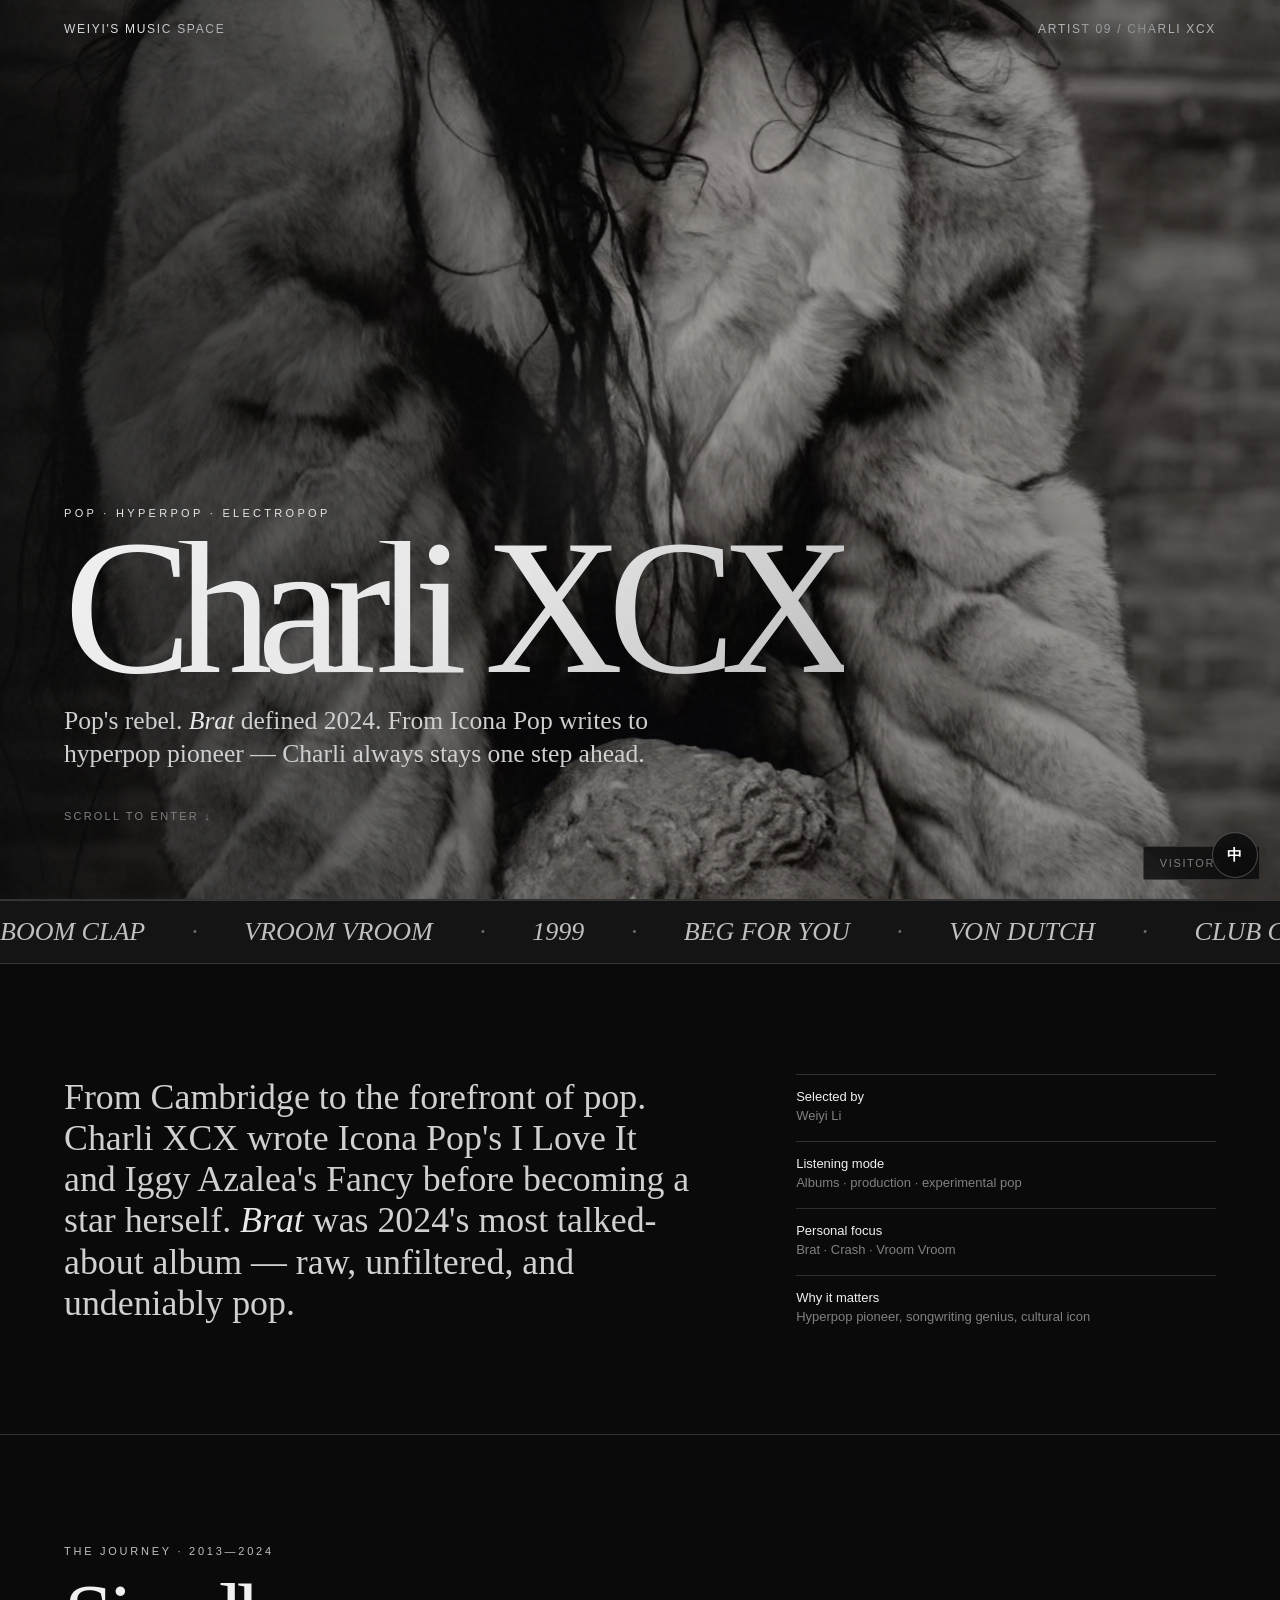
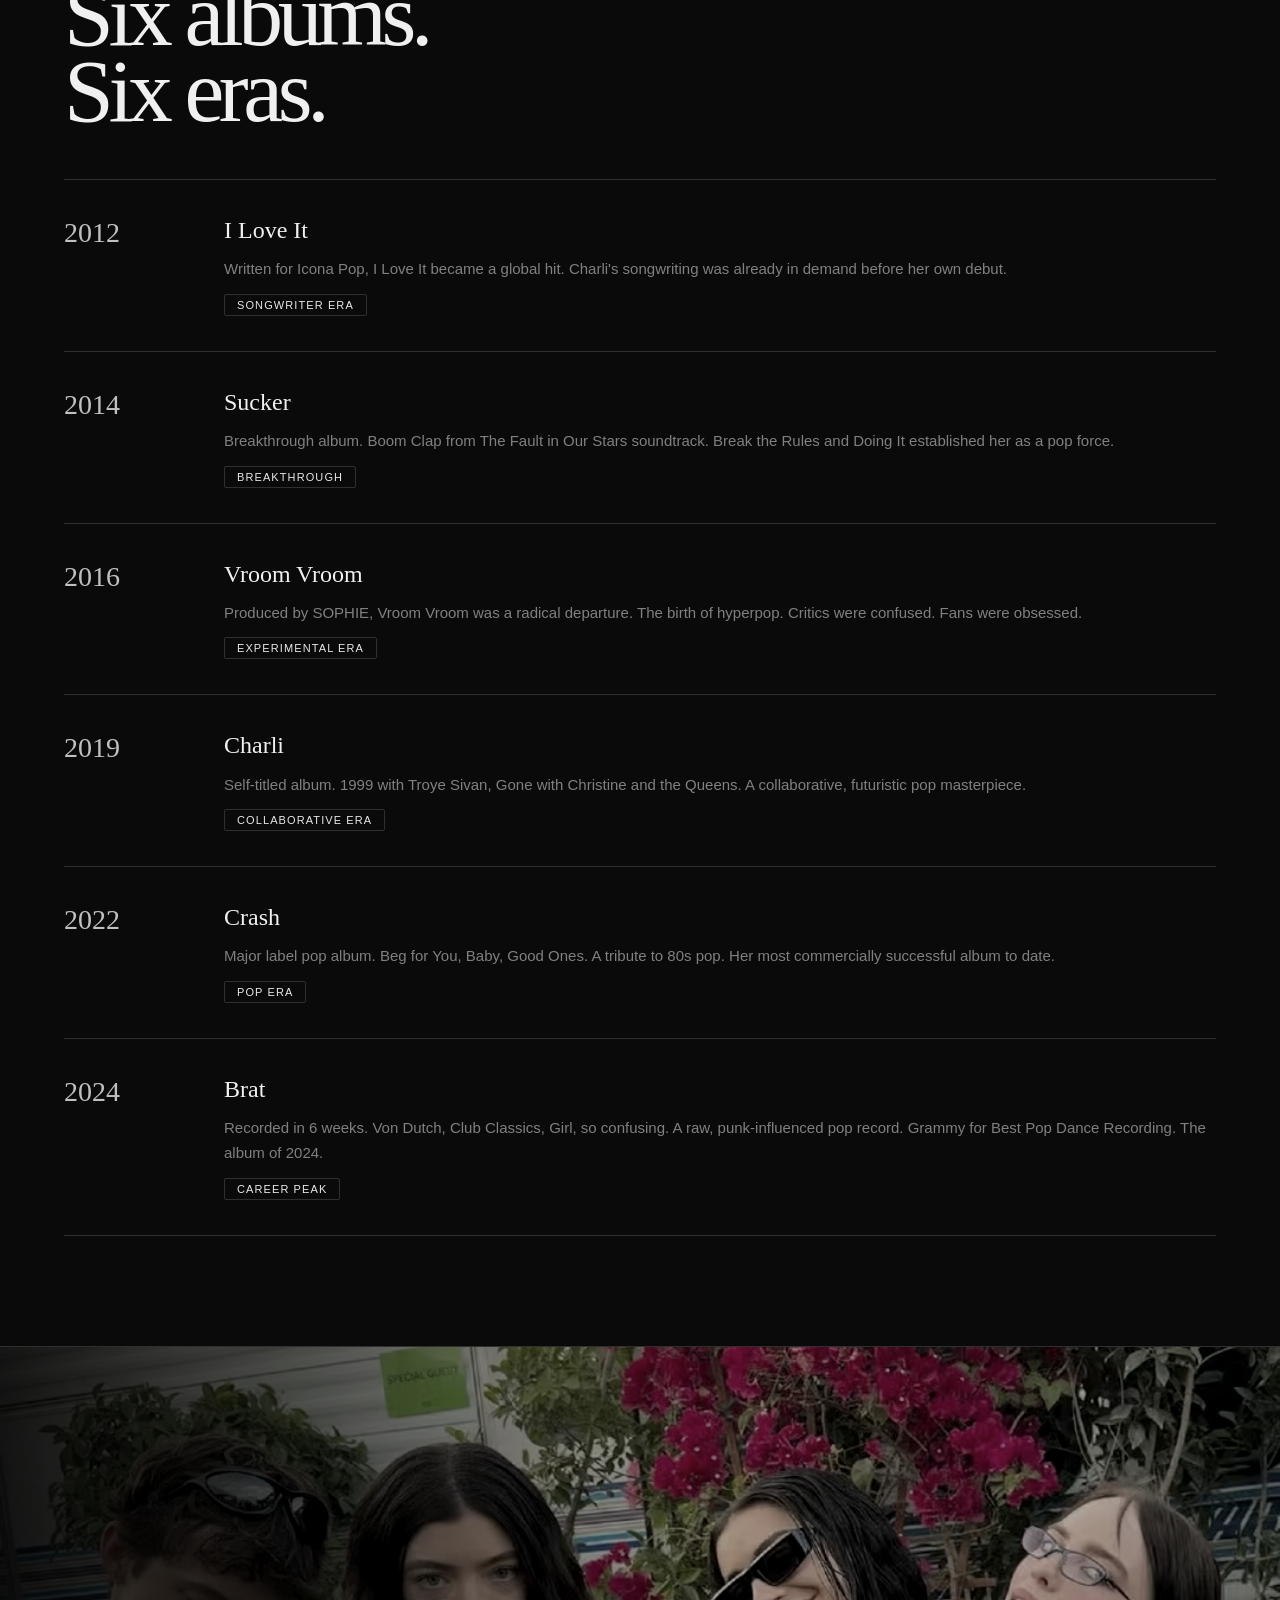
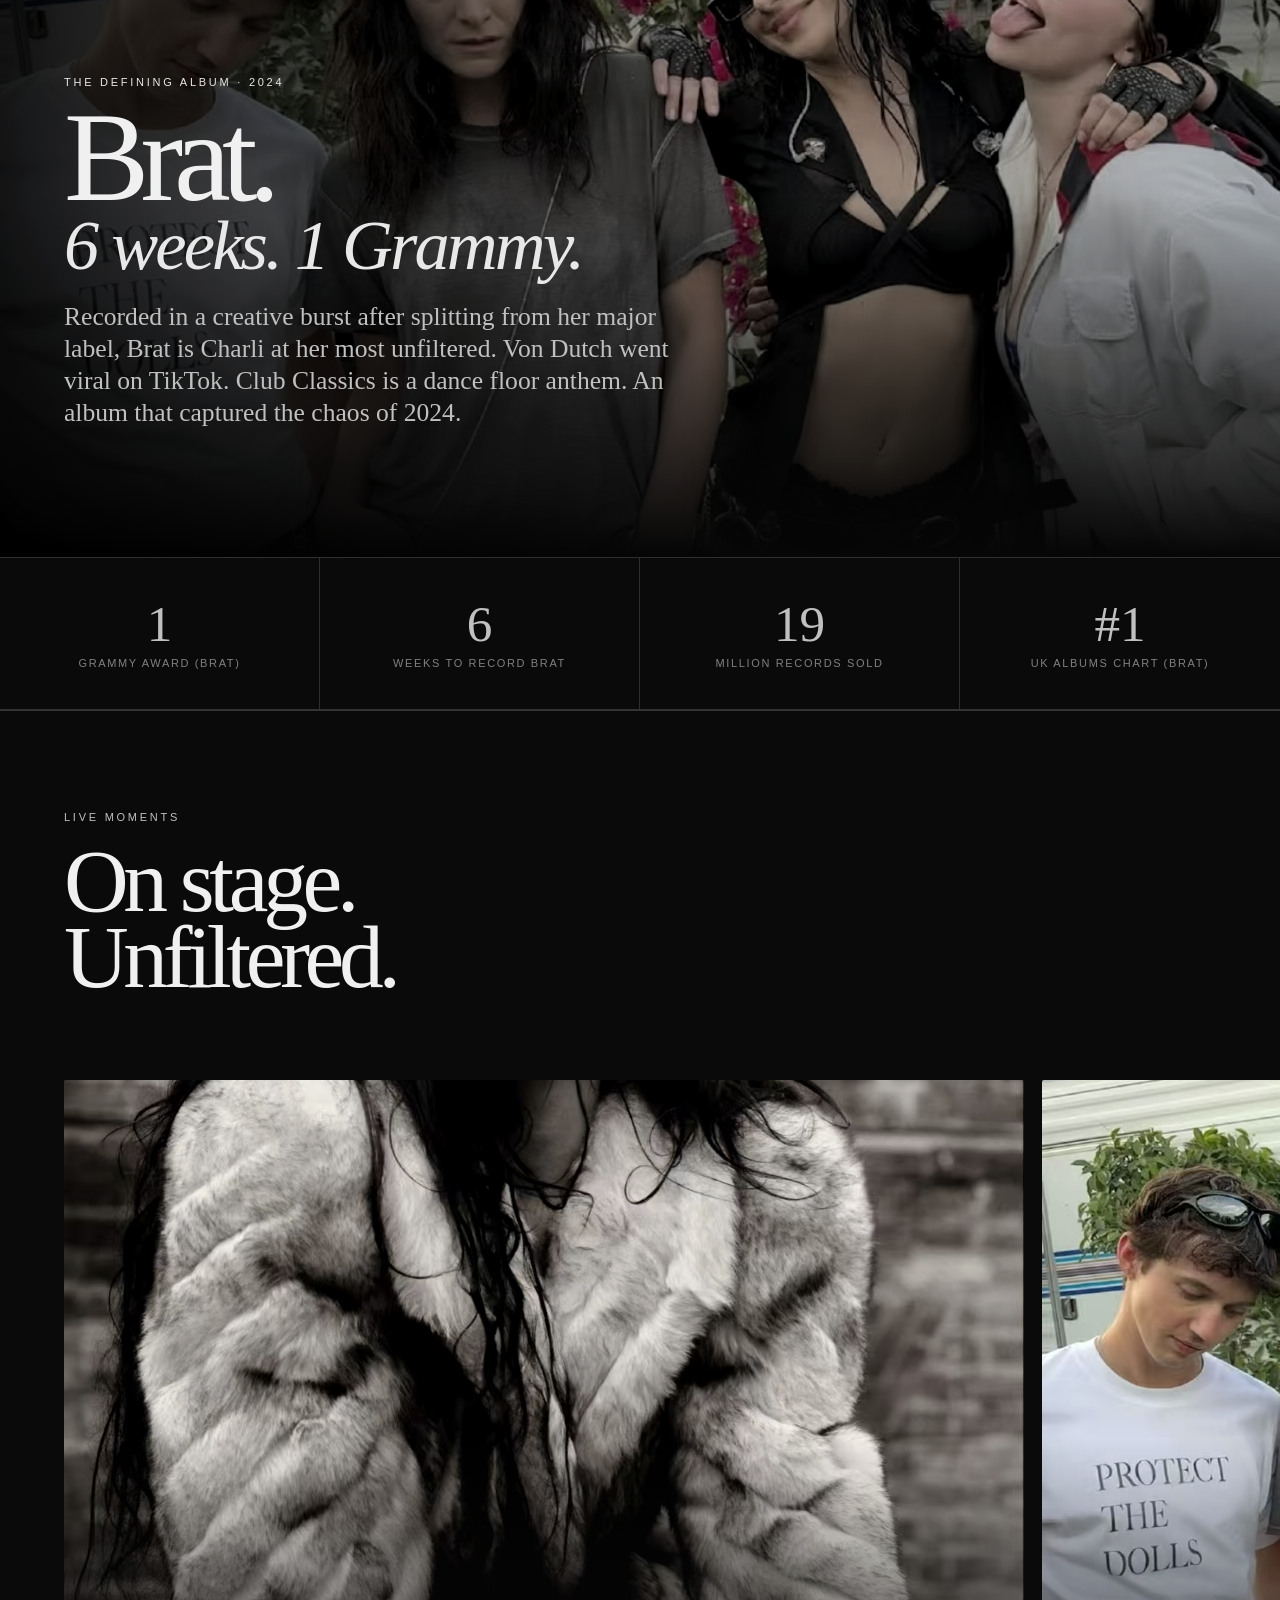
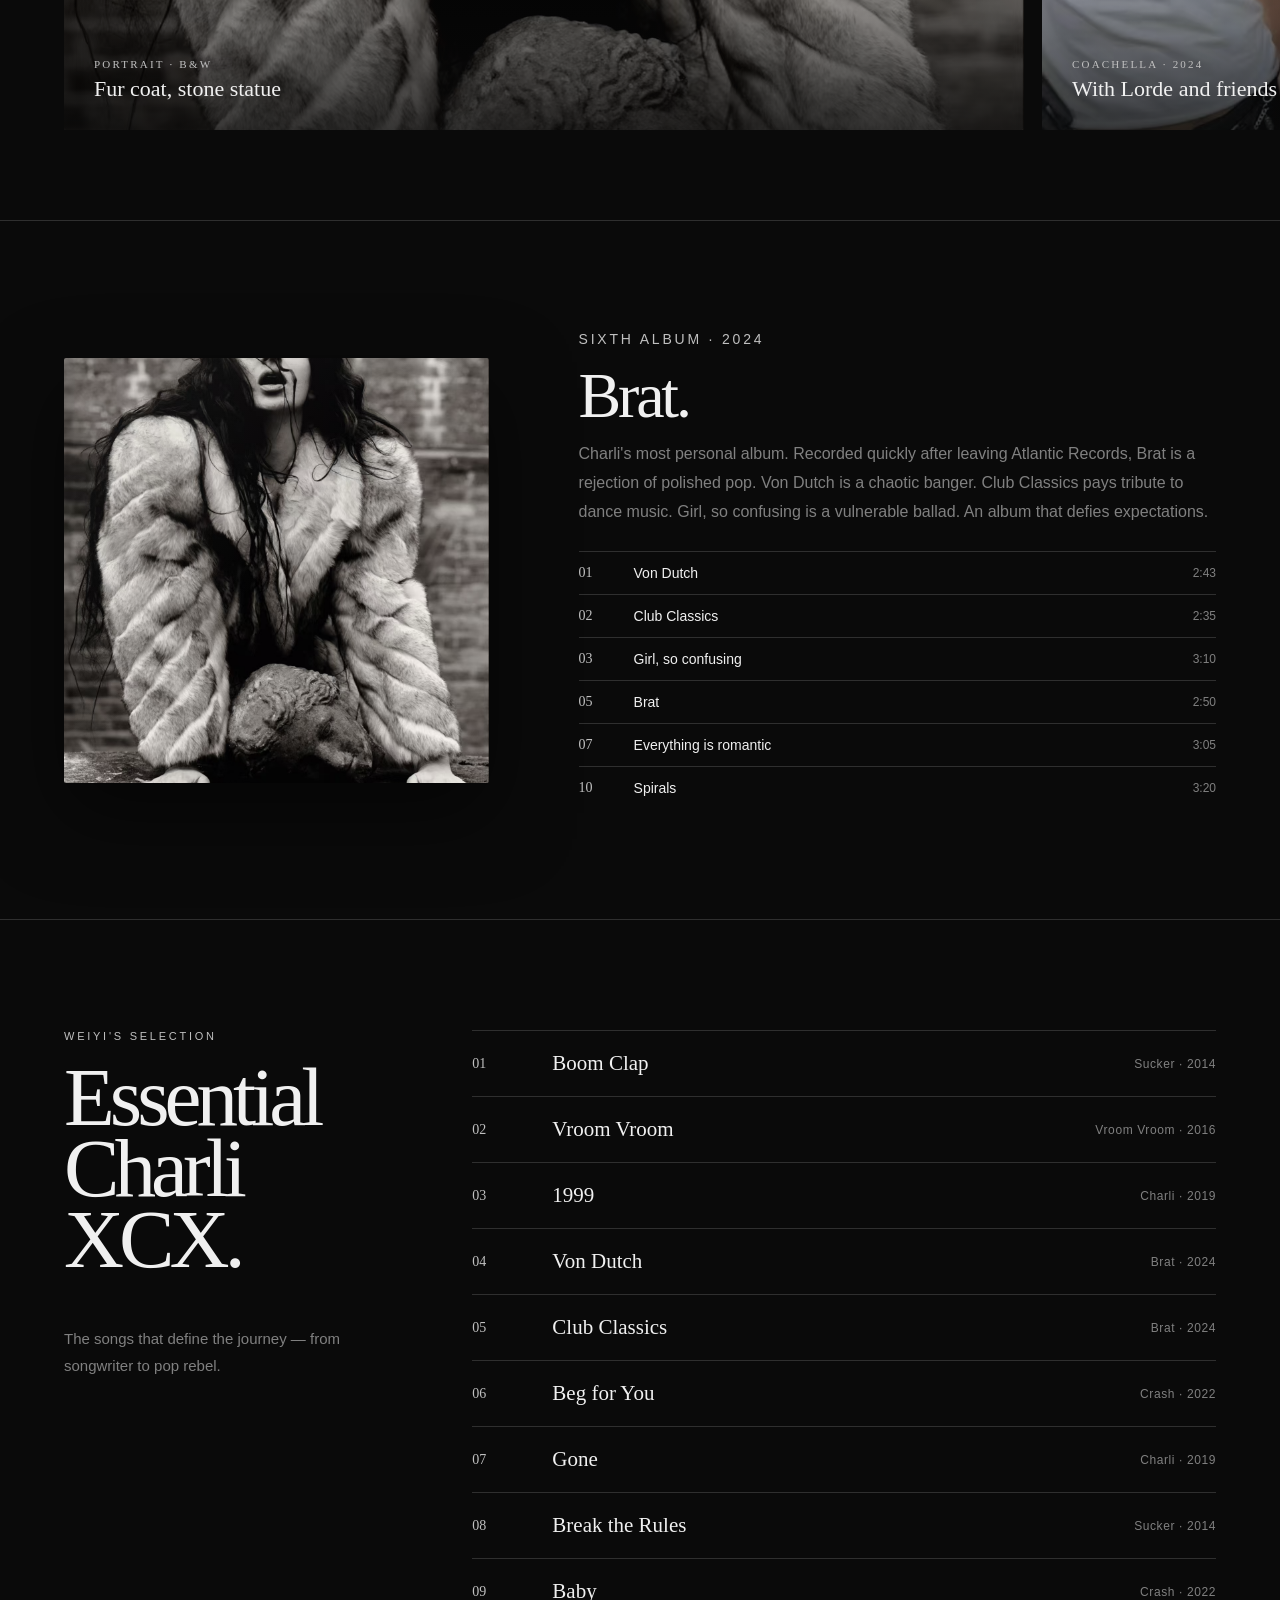
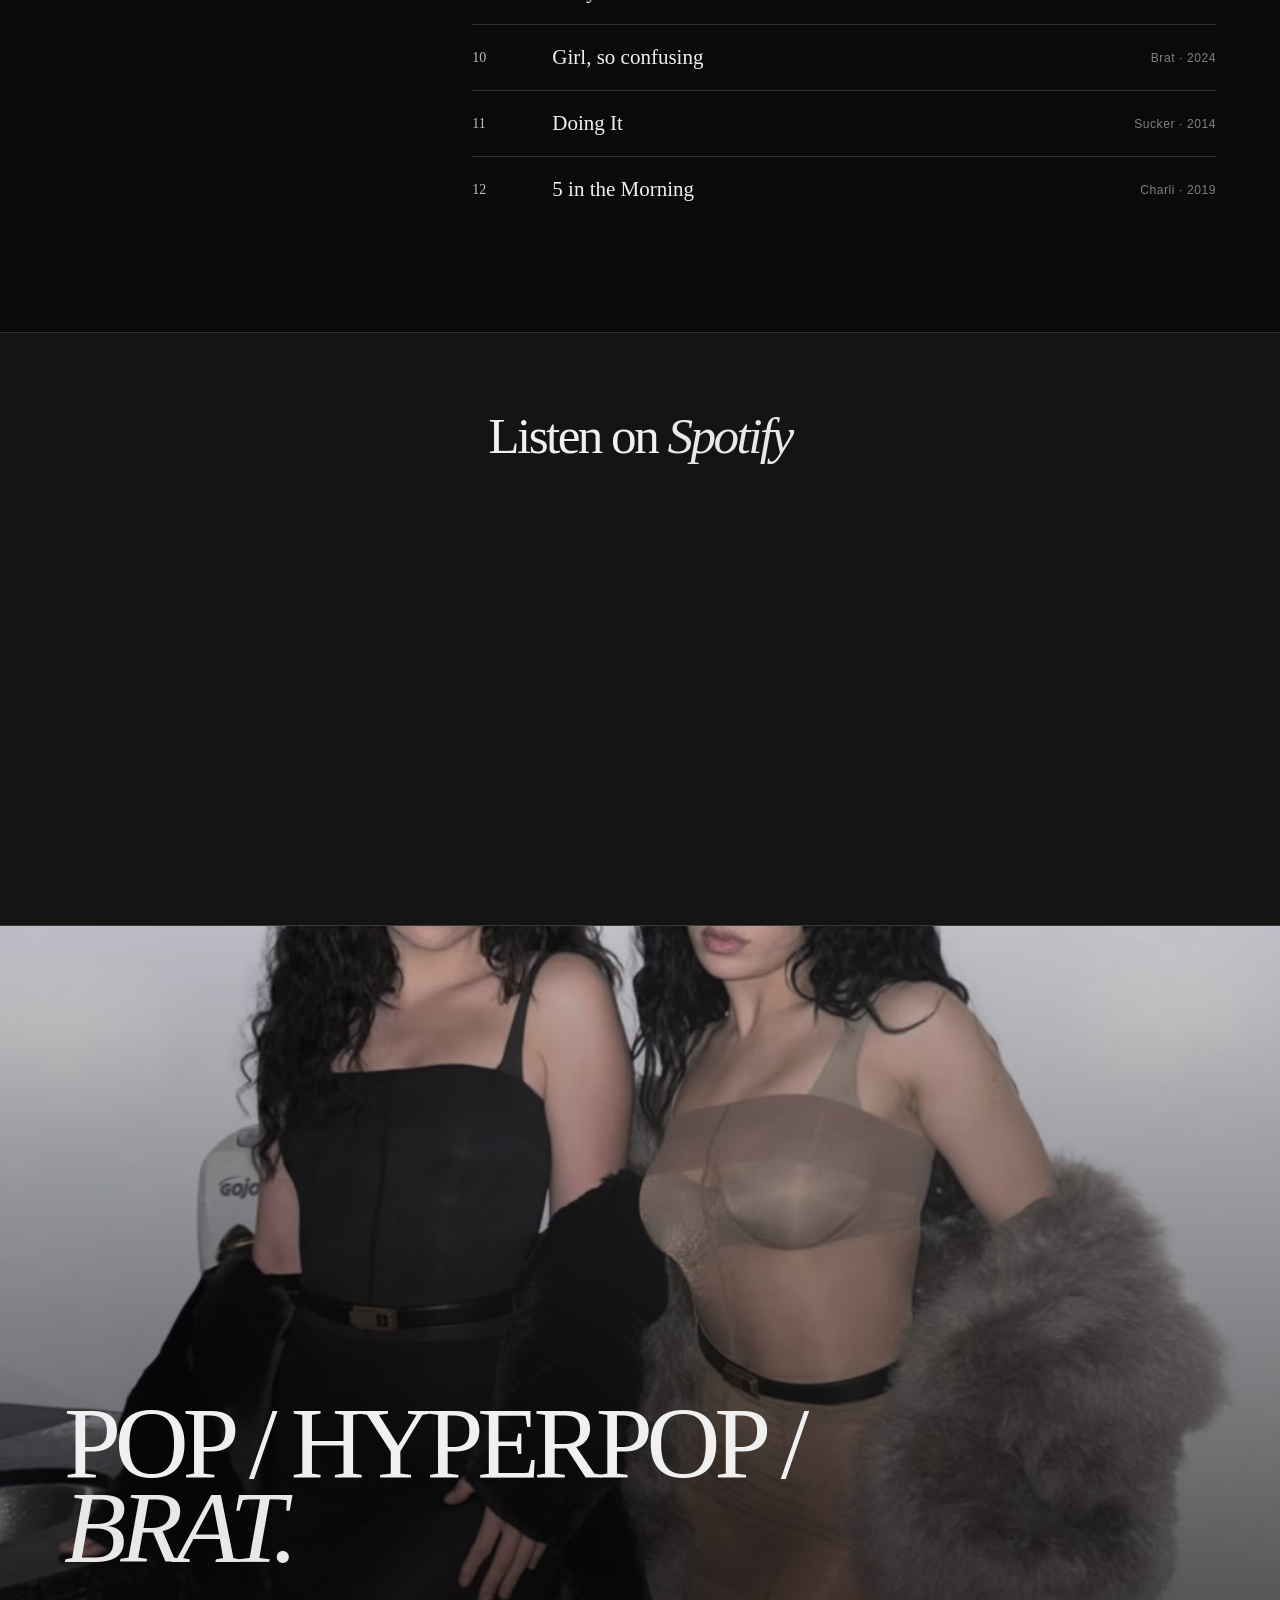
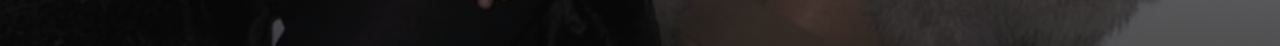
<file: music/charli-xcx/index.html>
<!doctype html>
<html lang="en">
<head>
<meta charset="utf-8">
<meta name="viewport" content="width=device-width,initial-scale=1">
<title>Charli XCX — Weiyi's Music Space</title>
<style>
:root{--bg:#0a0a0a;--bg2:#141414;--fg:#f0f0f0;--muted:#808080;--line:rgba(192,192,192,.2);--silver:#c0c0c0;--silver-bright:#e8e8e8;--serif:Georgia,'Times New Roman',serif}
*{box-sizing:border-box}html{scroll-behavior:smooth}body{margin:0;background:var(--bg);color:var(--fg);font-family:Inter,Arial,sans-serif;overflow-x:hidden}
a{color:inherit;text-decoration:none}
.scroll-progress{position:fixed;top:0;left:0;z-index:200;height:2px;width:0;background:linear-gradient(90deg,var(--silver),var(--silver-bright));transition:width .1s linear}
.grain{position:fixed;inset:0;pointer-events:none;z-index:100;opacity:.05;background-image:url("data:image/svg+xml,%3Csvg viewBox='0 0 180 180' xmlns='http://www.w3.org/2000/svg'%3E%3Cfilter id='n'%3E%3CfeTurbulence type='fractalNoise' baseFrequency='.85' numOctaves='4' stitchTiles='stitch'/%3E%3C/filter%3E%3Crect width='100%25' height='100%25' filter='url(%23n)' opacity='.55'/%3E%3C/svg%3E")}
.cursor-glow{position:fixed;z-index:90;left:50%;top:50%;width:320px;height:320px;transform:translate(-50%,-50%);border-radius:50%;background:radial-gradient(circle,rgba(192,192,192,.14),transparent 70%);pointer-events:none;mix-blend-mode:screen;transition:opacity .3s}
header{position:fixed;top:0;left:0;right:0;z-index:150;padding:22px 5vw;display:flex;justify-content:space-between;mix-blend-mode:difference;font-size:12px;letter-spacing:.14em;text-transform:uppercase}
header a{transition:opacity .3s}header a:hover{opacity:.6}
.hero{height:100svh;min-height:720px;position:relative;display:flex;align-items:flex-end;padding:8vw 5vw 6vw;overflow:hidden}
.hero-bg{position:absolute;inset:0;background:linear-gradient(90deg,rgba(10,10,10,.92),rgba(10,10,10,.3) 55%,rgba(10,10,10,.5)),url('portrait-fur.jpg') center/cover no-repeat;animation:heroZoom 20s ease-in-out infinite alternate;transform:scale(1.03);filter:grayscale(.3)}
@keyframes heroZoom{to{transform:scale(1.12) translate3d(-1.5%,-1%,0)}}
.hero-content{position:relative;z-index:2;max-width:1100px}
.kicker{font-size:11px;letter-spacing:.3em;text-transform:uppercase;color:var(--silver-bright);margin-bottom:22px;animation:fadeUp 1s .2s both}
h1{font:500 clamp(80px,15vw,240px)/.7 var(--serif);letter-spacing:-.08em;margin:0 0 28px;background:linear-gradient(135deg,var(--fg) 0%,var(--silver-bright) 50%,var(--silver) 100%);-webkit-background-clip:text;background-clip:text;-webkit-text-fill-color:transparent;animation:fadeUp 1s .4s both}
.hero-copy{max-width:650px;font:400 clamp(18px,2vw,26px)/1.3 var(--serif);color:#d0d0d0;animation:fadeUp 1s .6s both}
.hero-copy em{color:var(--silver-bright);font-style:italic}
.scroll-hint{margin-top:40px;font-size:11px;letter-spacing:.2em;text-transform:uppercase;color:var(--muted);animation:fadeUp 1s .8s both,bounce 2s 1.8s infinite}
@keyframes fadeUp{from{opacity:0;transform:translateY(40px)}to{opacity:1;transform:none}}
@keyframes bounce{0%,100%{transform:translateY(0)}50%{transform:translateY(8px)}}
.marquee{overflow:hidden;border-top:1px solid var(--line);border-bottom:1px solid var(--line);white-space:nowrap;padding:18px 0;background:var(--bg2)}
.marquee-inner{display:inline-block;font:italic 500 26px/1 var(--serif);color:var(--silver);animation:marquee 30s linear infinite}
.marquee-inner span{margin:0 40px;opacity:.5}
@keyframes marquee{to{transform:translateX(-50%)}}
section{padding:110px 5vw;border-bottom:1px solid var(--line)}
.eyebrow{font-size:11px;letter-spacing:.25em;text-transform:uppercase;color:var(--silver);margin-bottom:20px}
.title{font:500 clamp(48px,7vw,110px)/.85 var(--serif);letter-spacing:-.06em;margin:0 0 50px}
.intro-grid{display:grid;grid-template-columns:1.2fr .8fr;gap:8vw;align-items:end}
.intro-grid p{font:400 clamp(22px,2.8vw,40px)/1.15 var(--serif);margin:0;color:#d0d0d0}
.intro-grid p em{color:var(--silver-bright);font-style:italic}
.meta{display:grid;gap:18px;color:var(--muted);font-size:13px}
.meta div{border-top:1px solid var(--line);padding-top:14px}
.meta strong{color:var(--fg);font-weight:500;display:block;margin-bottom:4px}
.journey{display:grid;gap:0}
.journey-item{display:grid;grid-template-columns:120px 1fr;gap:40px;padding:35px 0;border-top:1px solid var(--line);transition:padding-left .4s,background .4s;position:relative}
.journey-item:hover{padding-left:20px;background:rgba(192,192,192,.03)}
.journey-item:last-child{border-bottom:1px solid var(--line)}
.journey-year{font:500 28px/1 var(--serif);color:var(--silver);align-self:start;padding-top:4px}
.journey-content h3{font:500 24px/1.3 var(--serif);margin:0 0 10px}
.journey-content p{color:var(--muted);font-size:15px;line-height:1.7;margin:0}
.journey-tag{display:inline-block;margin-top:12px;font-size:11px;letter-spacing:.1em;text-transform:uppercase;color:var(--silver-bright);border:1px solid var(--line);padding:4px 12px;border-radius:2px}
.special-section{padding:0;position:relative;background:var(--bg2);overflow:hidden}
.special-hero{min-height:90svh;padding:0;position:relative;display:grid;align-items:end;overflow:hidden}
.special-bg{position:absolute;inset:0;background:url('group-coachella.jpg') center/cover no-repeat;animation:specialZoom 18s ease-in-out infinite alternate;filter:saturate(.5) contrast(1.1)}
.special-bg:after{content:"";position:absolute;inset:0;background:linear-gradient(90deg,rgba(10,10,10,.9),rgba(10,10,10,.3) 60%),linear-gradient(0deg,var(--bg2) 0%,transparent 45%)}
@keyframes specialZoom{to{transform:scale(1.07) translate3d(1%,0,0)}}
.special-content{position:relative;z-index:2;padding:8vw 5vw;max-width:1000px}
.special-content .eyebrow{color:var(--silver-bright)}
.special-content h2{font:500 clamp(56px,10vw,150px)/.78 var(--serif);letter-spacing:-.07em;margin:15px 0 28px;color:var(--fg)}
.special-content h2 em{font-style:italic;color:var(--silver-bright);display:block;font-size:.55em;letter-spacing:-.04em;margin-top:10px}
.special-content p{max-width:620px;font:400 clamp(18px,2vw,28px)/1.25 var(--serif);color:#c0c0c0}
.stats-bar{display:grid;grid-template-columns:repeat(4,1fr);border-top:1px solid var(--line);border-bottom:1px solid var(--line);background:var(--bg)}
.stat{padding:40px 30px;text-align:center;border-right:1px solid var(--line);transition:background .4s}
.stat:last-child{border-right:0}
.stat:hover{background:rgba(192,192,192,.05)}
.stat-num{font:500 clamp(36px,4vw,56px)/1 var(--serif);color:var(--silver);margin-bottom:8px}
.stat-label{font-size:11px;letter-spacing:.15em;text-transform:uppercase;color:var(--muted)}
.cinema{padding:0;position:relative}
.cinema-head{padding:100px 5vw 35px}
.film-strip{display:flex;gap:18px;overflow-x:auto;scroll-snap-type:x mandatory;padding:0 5vw 90px;scrollbar-width:none}
.film-strip::-webkit-scrollbar{display:none}
.frame{flex:0 0 min(75vw,1000px);height:min(58vw,650px);position:relative;overflow:hidden;scroll-snap-align:center;background:#111;border-radius:2px}
.frame img{width:100%;height:100%;object-fit:cover;transition:transform 1.2s cubic-bezier(.2,.7,.2,1),filter .7s;filter:grayscale(.2) contrast(1.05)}
.frame:hover img{transform:scale(1.05);filter:grayscale(0) contrast(1.1)}
.frame:after{content:"";position:absolute;inset:0;background:linear-gradient(180deg,transparent 55%,rgba(10,10,10,.8))}
.frame-label{position:absolute;z-index:2;left:30px;bottom:28px;font:500 22px var(--serif);color:var(--fg)}
.frame-label span{display:block;font-size:11px;letter-spacing:.2em;text-transform:uppercase;color:var(--silver);margin-bottom:6px}
.album-section{display:grid;grid-template-columns:.8fr 1.2fr;gap:7vw;align-items:center}
.album-cover{position:relative;aspect-ratio:1;overflow:hidden;border-radius:2px;box-shadow:0 30px 80px rgba(0,0,0,.5)}
.album-cover img{width:100%;height:100%;object-fit:cover;transition:transform 1s ease;filter:grayscale(.3)}
.album-cover:hover img{transform:scale(1.04);filter:grayscale(0)}
.album-cover:after{content:"";position:absolute;inset:0;background:linear-gradient(135deg,rgba(192,192,192,.1),transparent 50%);pointer-events:none}
.album-info h3{font:500 clamp(40px,5vw,72px)/.9 var(--serif);letter-spacing:-.05em;margin:0 0 15px}
.album-info .album-year{color:var(--silver);font-size:14px;letter-spacing:.2em;text-transform:uppercase;margin-bottom:20px}
.album-info p{color:var(--muted);font-size:16px;line-height:1.8;margin:0 0 25px}
.tracklist-mini{display:grid;gap:0;margin-top:25px}
.track-mini{display:grid;grid-template-columns:40px 1fr auto;gap:15px;padding:13px 0;border-top:1px solid var(--line);font-size:14px;align-items:center;transition:padding-left .3s}
.track-mini:hover{padding-left:10px}
.track-mini .num{color:var(--silver);font:500 14px var(--serif)}
.track-mini .name{color:var(--fg)}
.track-mini .dur{color:var(--muted);font-size:12px}
.essential{display:grid;grid-template-columns:.6fr 1.4fr;gap:7vw}
.tracklist{counter-reset:t}
.track{counter-increment:t;display:grid;grid-template-columns:60px 1fr auto;gap:20px;padding:20px 0;border-top:1px solid var(--line);align-items:center;transition:all .35s;cursor:default}
.track:hover{padding-left:15px;background:rgba(192,192,192,.04)}
.track:before{content:counter(t,decimal-leading-zero);color:var(--silver);font:500 14px var(--serif)}
.track strong{font:500 21px var(--serif);transition:color .3s}
.track:hover strong{color:var(--silver-bright)}
.track span{color:var(--muted);font-size:12px;letter-spacing:.05em}
.spotify-section{padding:80px 5vw;background:var(--bg2)}
.spotify-wrap{max-width:800px;margin:0 auto}
.spotify-wrap h3{font:500 clamp(32px,4vw,56px)/.9 var(--serif);letter-spacing:-.05em;margin:0 0 30px;text-align:center}
.spotify-wrap h3 em{color:var(--silver-bright);font-style:italic}
.footer-img{height:80svh;min-height:550px;position:relative;background:linear-gradient(0deg,rgba(10,10,10,.7),rgba(10,10,10,.2)),url('portrait-lorde.jpg') center/cover no-repeat;display:flex;align-items:flex-end;padding:6vw 5vw;overflow:hidden;filter:grayscale(.3)}
.footer-img:after{content:"";position:absolute;inset:0;background:radial-gradient(ellipse at 70% 30%,rgba(192,192,192,.15),transparent 60%)}
.footer-img div{position:relative;z-index:2;font:500 clamp(50px,8vw,130px)/.82 var(--serif);letter-spacing:-.06em;color:var(--fg)}
.footer-img div em{color:var(--silver-bright);font-style:italic}
.visitor-count{position:fixed;bottom:20px;right:20px;z-index:150;font-size:11px;letter-spacing:.15em;text-transform:uppercase;color:var(--muted);background:rgba(10,10,10,.8);backdrop-filter:blur(10px);padding:10px 16px;border-radius:2px;border:1px solid var(--line)}
.visitor-count strong{color:var(--silver);font-weight:500}
.reveal{opacity:0;transform:translateY(40px);transition:1s cubic-bezier(.2,.7,.2,1)}
.reveal.on{opacity:1;transform:none}
.reveal-left{opacity:0;transform:translateX(-40px);transition:1s cubic-bezier(.2,.7,.2,1)}
.reveal-left.on{opacity:1;transform:none}
.reveal-right{opacity:0;transform:translateX(40px);transition:1s cubic-bezier(.2,.7,.2,1)}
.reveal-right.on{opacity:1;transform:none}
.reveal-scale{opacity:0;transform:scale(.95);transition:1.2s cubic-bezier(.2,.7,.2,1)}
.reveal-scale.on{opacity:1;transform:none}
@media(max-width:900px){.intro-grid,.album-section,.essential{grid-template-columns:1fr;gap:50px}.stats-bar{grid-template-columns:1fr 1fr}.stat:nth-child(2){border-right:0}.stat:nth-child(3){border-top:1px solid var(--line)}.frame{flex-basis:88vw;height:62vw}}
@media(max-width:600px){.hero{min-height:640px;padding-bottom:40px}section{padding:70px 20px}.cinema-head{padding:70px 20px 30px}.film-strip{padding:0 20px 70px}.journey-item{grid-template-columns:1fr;gap:12px}.journey-year{font-size:22px}.stats-bar{grid-template-columns:1fr 1fr}.stat{padding:28px 15px}.track{grid-template-columns:45px 1fr}.track span{display:none}.footer-img{min-height:450px}.cursor-glow{display:none}.visitor-count{display:none}}
@media(prefers-reduced-motion:reduce){*,*::before,*::after{animation:none!important;transition:none!important}.cursor-glow{display:none}}
</style>
</head>
<body>
<div class="scroll-progress"></div>
<div class="grain"></div>
<div class="cursor-glow"></div>
<header>
  <a href="../index.html">Weiyi's Music Space</a>
  <span>Artist 09 / Charli XCX</span>
</header>
<section class="hero">
  <div class="hero-bg"></div>
  <div class="hero-content">
    <div class="kicker">Pop · Hyperpop · Electropop</div>
    <h1>Charli XCX</h1>
    <div class="hero-copy">Pop's rebel. <em>Brat</em> defined 2024. From Icona Pop writes to hyperpop pioneer — Charli always stays one step ahead.</div>
    <div class="scroll-hint">Scroll to enter ↓</div>
  </div>
</section>
<div class="marquee"><div class="marquee-inner">BOOM CLAP <span>·</span> VROOM VROOM <span>·</span> 1999 <span>·</span> BEG FOR YOU <span>·</span> VON DUTCH <span>·</span> CLUB CLASSICS <span>·</span> GIRLS <span>·</span> BREAK THE RULES <span>·</span> BOOM CLAP <span>·</span> VROOM VROOM <span>·</span> 1999 <span>·</span> BEG FOR YOU <span>·</span> VON DUTCH <span>·</span> CLUB CLASSICS <span>·</span> GIRLS <span>·</span> BREAK THE RULES <span>·</span></div></div>
<section>
  <div class="intro-grid">
    <p class="reveal">From Cambridge to the forefront of pop. Charli XCX wrote Icona Pop's I Love It and Iggy Azalea's Fancy before becoming a star herself. <em>Brat</em> was 2024's most talked-about album — raw, unfiltered, and undeniably pop.</p>
    <div class="meta reveal">
      <div><strong>Selected by</strong>Weiyi Li</div>
      <div><strong>Listening mode</strong>Albums · production · experimental pop</div>
      <div><strong>Personal focus</strong>Brat · Crash · Vroom Vroom</div>
      <div><strong>Why it matters</strong>Hyperpop pioneer, songwriting genius, cultural icon</div>
    </div>
  </div>
</section>
<section>
  <div class="eyebrow">The journey · 2013—2024</div>
  <h2 class="title reveal">Six albums.<br>Six eras.</h2>
  <div class="journey">
    <div class="journey-item reveal"><div class="journey-year">2012</div><div class="journey-content"><h3>I Love It</h3><p>Written for Icona Pop, I Love It became a global hit. Charli's songwriting was already in demand before her own debut.</p><span class="journey-tag">Songwriter era</span></div></div>
    <div class="journey-item reveal"><div class="journey-year">2014</div><div class="journey-content"><h3>Sucker</h3><p>Breakthrough album. Boom Clap from The Fault in Our Stars soundtrack. Break the Rules and Doing It established her as a pop force.</p><span class="journey-tag">Breakthrough</span></div></div>
    <div class="journey-item reveal"><div class="journey-year">2016</div><div class="journey-content"><h3>Vroom Vroom</h3><p>Produced by SOPHIE, Vroom Vroom was a radical departure. The birth of hyperpop. Critics were confused. Fans were obsessed.</p><span class="journey-tag">Experimental era</span></div></div>
    <div class="journey-item reveal"><div class="journey-year">2019</div><div class="journey-content"><h3>Charli</h3><p>Self-titled album. 1999 with Troye Sivan, Gone with Christine and the Queens. A collaborative, futuristic pop masterpiece.</p><span class="journey-tag">Collaborative era</span></div></div>
    <div class="journey-item reveal"><div class="journey-year">2022</div><div class="journey-content"><h3>Crash</h3><p>Major label pop album. Beg for You, Baby, Good Ones. A tribute to 80s pop. Her most commercially successful album to date.</p><span class="journey-tag">Pop era</span></div></div>
    <div class="journey-item reveal"><div class="journey-year">2024</div><div class="journey-content"><h3>Brat</h3><p>Recorded in 6 weeks. Von Dutch, Club Classics, Girl, so confusing. A raw, punk-influenced pop record. Grammy for Best Pop Dance Recording. The album of 2024.</p><span class="journey-tag">Career peak</span></div></div>
  </div>
</section>
<section class="special-section">
  <div class="special-hero">
    <div class="special-bg"></div>
    <div class="special-content reveal">
      <div class="eyebrow">The defining album · 2024</div>
      <h2>Brat.<em>6 weeks. 1 Grammy.</em></h2>
      <p>Recorded in a creative burst after splitting from her major label, Brat is Charli at her most unfiltered. Von Dutch went viral on TikTok. Club Classics is a dance floor anthem. An album that captured the chaos of 2024.</p>
    </div>
  </div>
  <div class="stats-bar">
    <div class="stat reveal"><div class="stat-num" data-count="1">0</div><div class="stat-label">Grammy Award (Brat)</div></div>
    <div class="stat reveal"><div class="stat-num" data-count="6">0</div><div class="stat-label">Weeks to record Brat</div></div>
    <div class="stat reveal"><div class="stat-num" data-count="20">0</div><div class="stat-label">Million records sold</div></div>
    <div class="stat reveal"><div class="stat-num">#1</div><div class="stat-label">UK Albums Chart (Brat)</div></div>
  </div>
</section>
<section class="cinema">
  <div class="cinema-head"><div class="eyebrow">Live moments</div><h2 class="title reveal">On stage.<br>Unfiltered.</h2></div>
  <div class="film-strip">
    <div class="frame"><img src="portrait-fur.jpg" alt="Charli XCX fur portrait"><div class="frame-label"><span>Portrait · B&amp;W</span>Fur coat, stone statue</div></div>
    <div class="frame"><img src="group-coachella.jpg" alt="Charli XCX Coachella group"><div class="frame-label"><span>Coachella · 2024</span>With Lorde and friends</div></div>
    <div class="frame"><img src="portrait-lorde.jpg" alt="Charli XCX Lorde portrait"><div class="frame-label"><span>Portrait · 2024</span>With Lorde, sunglasses</div></div>
  </div>
</section>
<section>
  <div class="album-section">
    <div class="album-cover reveal-scale"><img src="portrait-fur.jpg" alt="Brat"></div>
    <div class="album-info reveal">
      <div class="album-year">Sixth album · 2024</div>
      <h3>Brat.</h3>
      <p>Charli's most personal album. Recorded quickly after leaving Atlantic Records, Brat is a rejection of polished pop. Von Dutch is a chaotic banger. Club Classics pays tribute to dance music. Girl, so confusing is a vulnerable ballad. An album that defies expectations.</p>
      <div class="tracklist-mini">
        <div class="track-mini"><span class="num">01</span><span class="name">Von Dutch</span><span class="dur">2:43</span></div>
        <div class="track-mini"><span class="num">02</span><span class="name">Club Classics</span><span class="dur">2:35</span></div>
        <div class="track-mini"><span class="num">03</span><span class="name">Girl, so confusing</span><span class="dur">3:10</span></div>
        <div class="track-mini"><span class="num">05</span><span class="name">Brat</span><span class="dur">2:50</span></div>
        <div class="track-mini"><span class="num">07</span><span class="name">Everything is romantic</span><span class="dur">3:05</span></div>
        <div class="track-mini"><span class="num">10</span><span class="name">Spirals</span><span class="dur">3:20</span></div>
      </div>
    </div>
  </div>
</section>
<section>
  <div class="essential">
    <div class="reveal-left">
      <div class="eyebrow">Weiyi's selection</div>
      <h2 class="title" style="font-size:clamp(48px,6.5vw,95px)">Essential<br>Charli XCX.</h2>
      <p style="color:var(--muted);font-size:15px;line-height:1.8;margin-top:20px;max-width:350px">The songs that define the journey — from songwriter to pop rebel.</p>
    </div>
    <div class="tracklist reveal-right">
      <div class="track"><strong>Boom Clap</strong><span>Sucker · 2014</span></div>
      <div class="track"><strong>Vroom Vroom</strong><span>Vroom Vroom · 2016</span></div>
      <div class="track"><strong>1999</strong><span>Charli · 2019</span></div>
      <div class="track"><strong>Von Dutch</strong><span>Brat · 2024</span></div>
      <div class="track"><strong>Club Classics</strong><span>Brat · 2024</span></div>
      <div class="track"><strong>Beg for You</strong><span>Crash · 2022</span></div>
      <div class="track"><strong>Gone</strong><span>Charli · 2019</span></div>
      <div class="track"><strong>Break the Rules</strong><span>Sucker · 2014</span></div>
      <div class="track"><strong>Baby</strong><span>Crash · 2022</span></div>
      <div class="track"><strong>Girl, so confusing</strong><span>Brat · 2024</span></div>
      <div class="track"><strong>Doing It</strong><span>Sucker · 2014</span></div>
      <div class="track"><strong>5 in the Morning</strong><span>Charli · 2019</span></div>
    </div>
  </div>
</section>
<section class="spotify-section">
  <div class="spotify-wrap reveal">
    <h3>Listen on <em>Spotify</em></h3>
    <iframe style="border-radius:12px" src="https://open.spotify.com/embed/artist/25uiPmTg16RbhZWAqwLBy5?utm_source=generator&theme=0" width="100%" height="352" frameBorder="0" allowfullscreen="" allow="autoplay; clipboard-write; encrypted-media; fullscreen; picture-in-picture" loading="lazy"></iframe>
  </div>
</section>
<div class="footer-img"><div>POP / HYPERPOP /<br><em>BRAT.</em></div></div>
<div class="visitor-count">Visitors: <strong id="vc">--</strong></div>
<script>
const progressBar=document.querySelector('.scroll-progress');
const updateProgress=()=>{const h=document.documentElement.scrollHeight-innerHeight;progressBar.style.width=h>0?(scrollY/h*100)+'%':'0%'};
addEventListener('scroll',updateProgress,{passive:true});addEventListener('resize',updateProgress);updateProgress();
const glow=document.querySelector('.cursor-glow');
let glowX=innerWidth/2,glowY=innerHeight/2,targetX=glowX,targetY=glowY;
addEventListener('pointermove',e=>{targetX=e.clientX;targetY=e.clientY});
(function animateGlow(){glowX+=(targetX-glowX)*.08;glowY+=(targetY-glowY)*.08;glow.style.left=glowX+'px';glow.style.top=glowY+'px';requestAnimationFrame(animateGlow)})();
const obs=new IntersectionObserver(entries=>{entries.forEach(e=>{if(e.isIntersecting)e.target.classList.add('on')})},{threshold:.12});
document.querySelectorAll('.reveal,.reveal-left,.reveal-right,.reveal-scale').forEach(el=>obs.observe(el));
const countObs=new IntersectionObserver(entries=>{entries.forEach(e=>{if(e.isIntersecting){const el=e.target;const target=parseFloat(el.dataset.count);if(!target)return;const duration=1800,start=performance.now();const step=now=>{const p=Math.min((now-start)/duration,1);const eased=1-Math.pow(1-p,3);el.textContent=Math.round(target*eased);if(p<1)requestAnimationFrame(step)};requestAnimationFrame(step);countObs.unobserve(el)}})},{threshold:.5});
document.querySelectorAll('.stat-num[data-count]').forEach(el=>countObs.observe(el));
addEventListener('mousemove',e=>{const x=(e.clientX/innerWidth-.5)*12;const y=(e.clientY/innerHeight-.5)*8;document.querySelector('.hero-bg').style.transform=`scale(1.03) translate(${x}px,${y}px)`});
const strip=document.querySelector('.film-strip');
let isDown=false,startX,scrollLeft;
strip.addEventListener('mousedown',e=>{isDown=true;startX=e.pageX-strip.offsetLeft;scrollLeft=strip.scrollLeft;strip.style.cursor='grabbing'});
strip.addEventListener('mouseleave',()=>{isDown=false;strip.style.cursor=''});
strip.addEventListener('mouseup',()=>{isDown=false;strip.style.cursor=''});
strip.addEventListener('mousemove',e=>{if(!isDown)return;e.preventDefault();const x=e.pageX-strip.offsetLeft;strip.scrollLeft=scrollLeft-(x-startX)*1.5});
fetch('https://api.countapi.xyz/hit/weiyi-charlixcx/visits').then(r=>r.json()).then(d=>{document.getElementById('vc').textContent=d.value}).catch(()=>{document.getElementById('vc').textContent='∞'});
</script>
<script src="../../translate.js" defer></script>
</body>
</html>
</file>
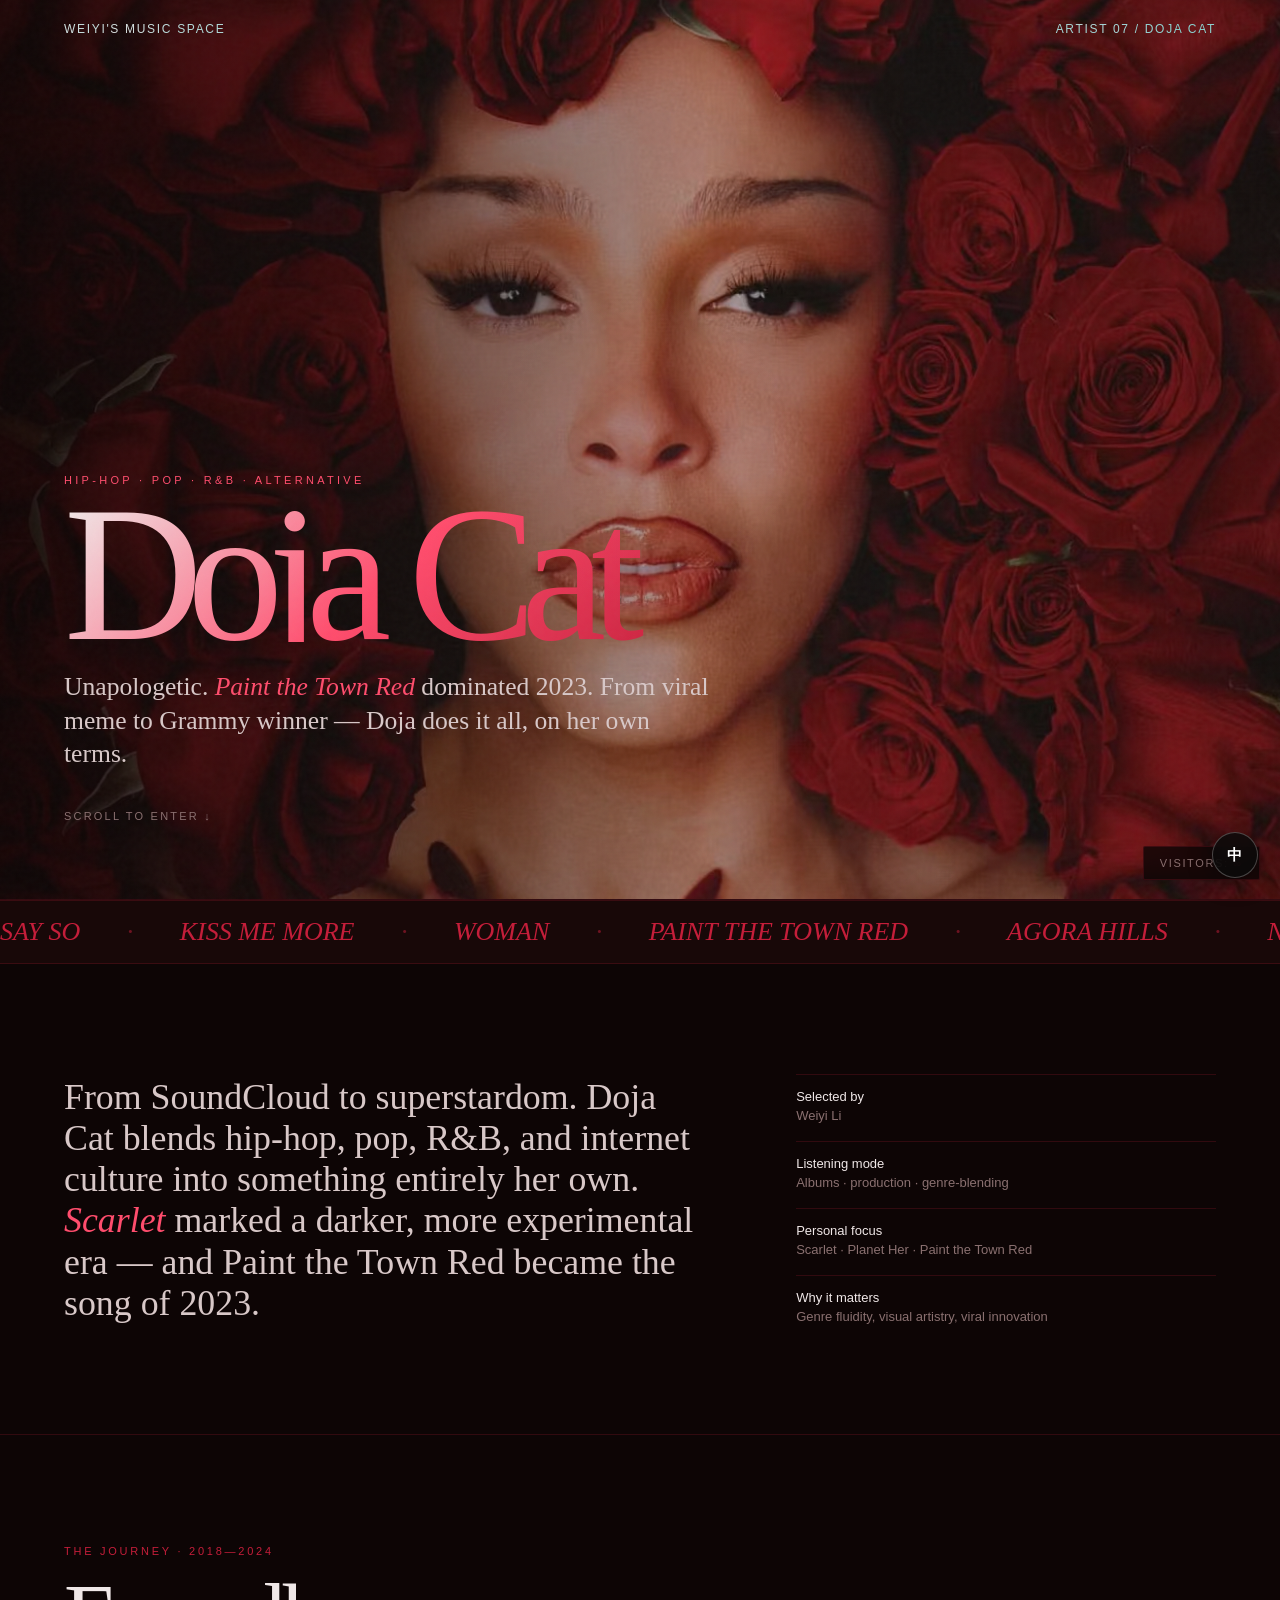
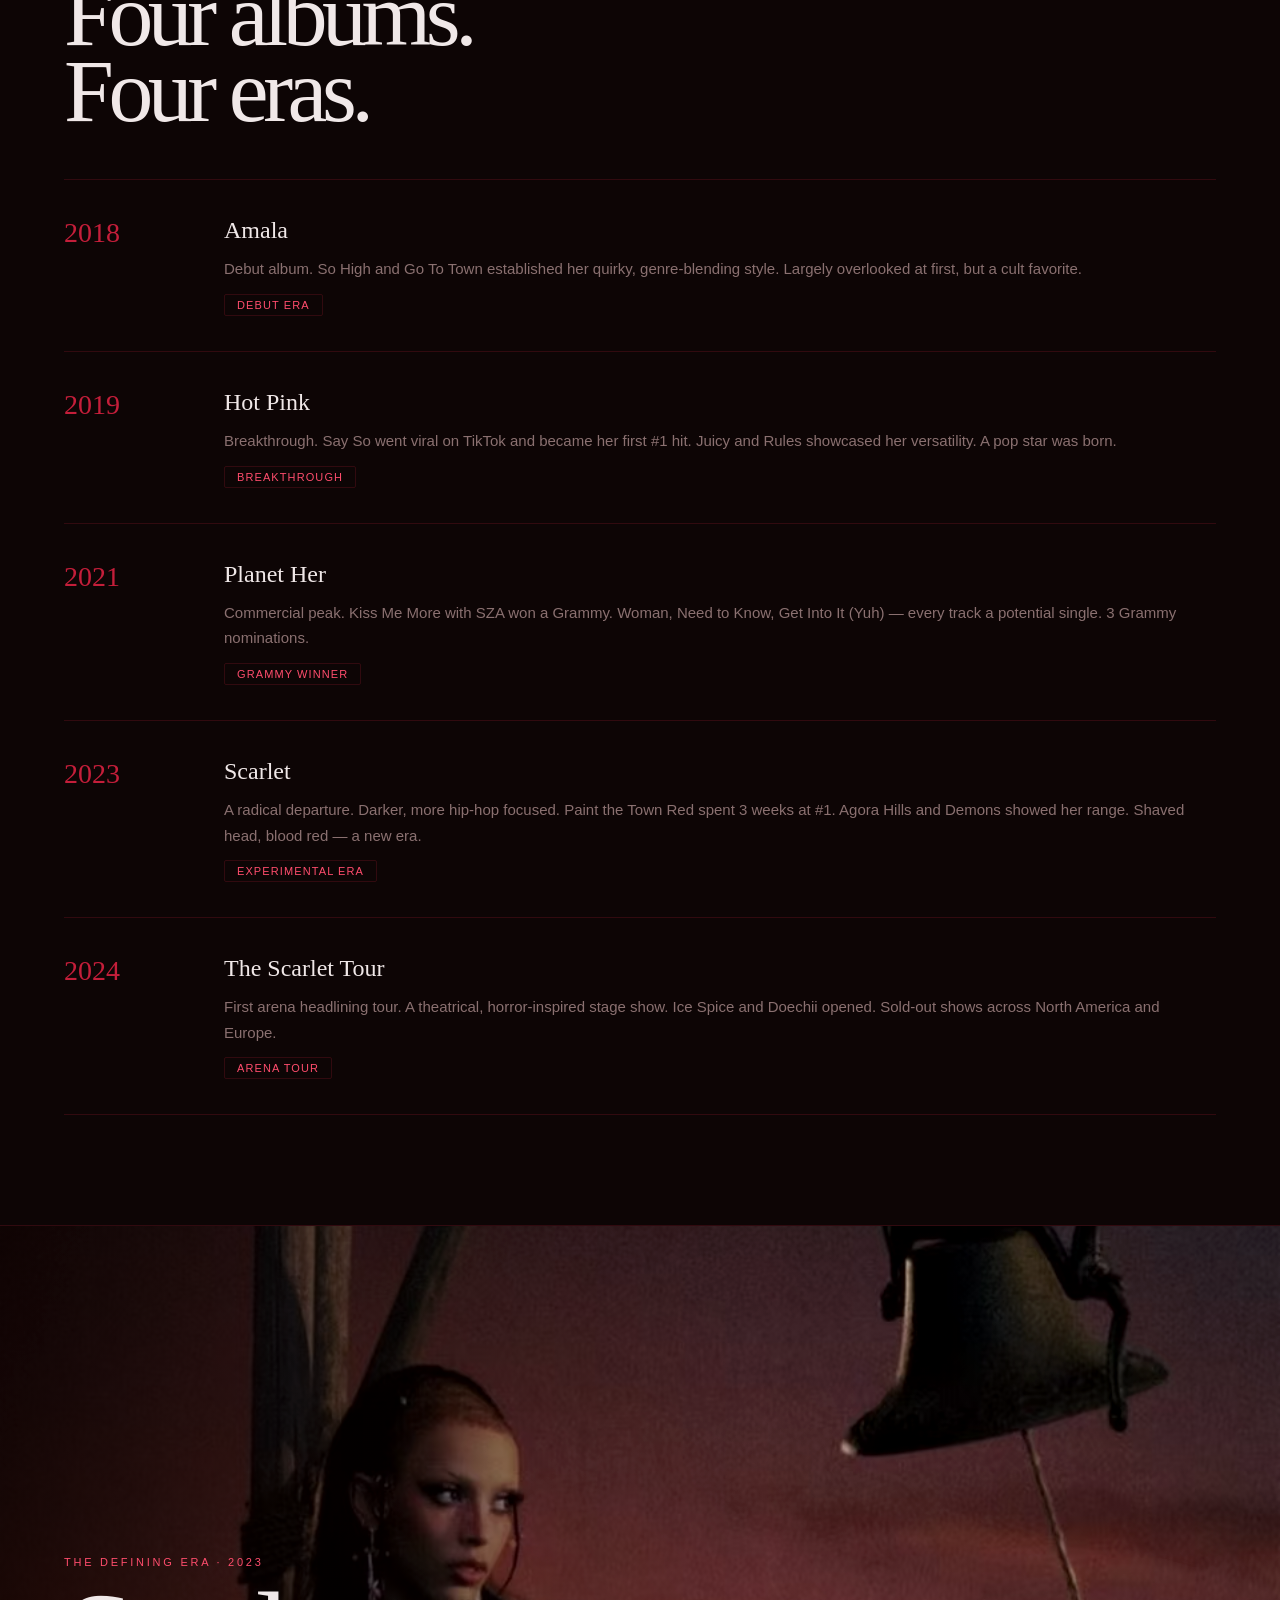
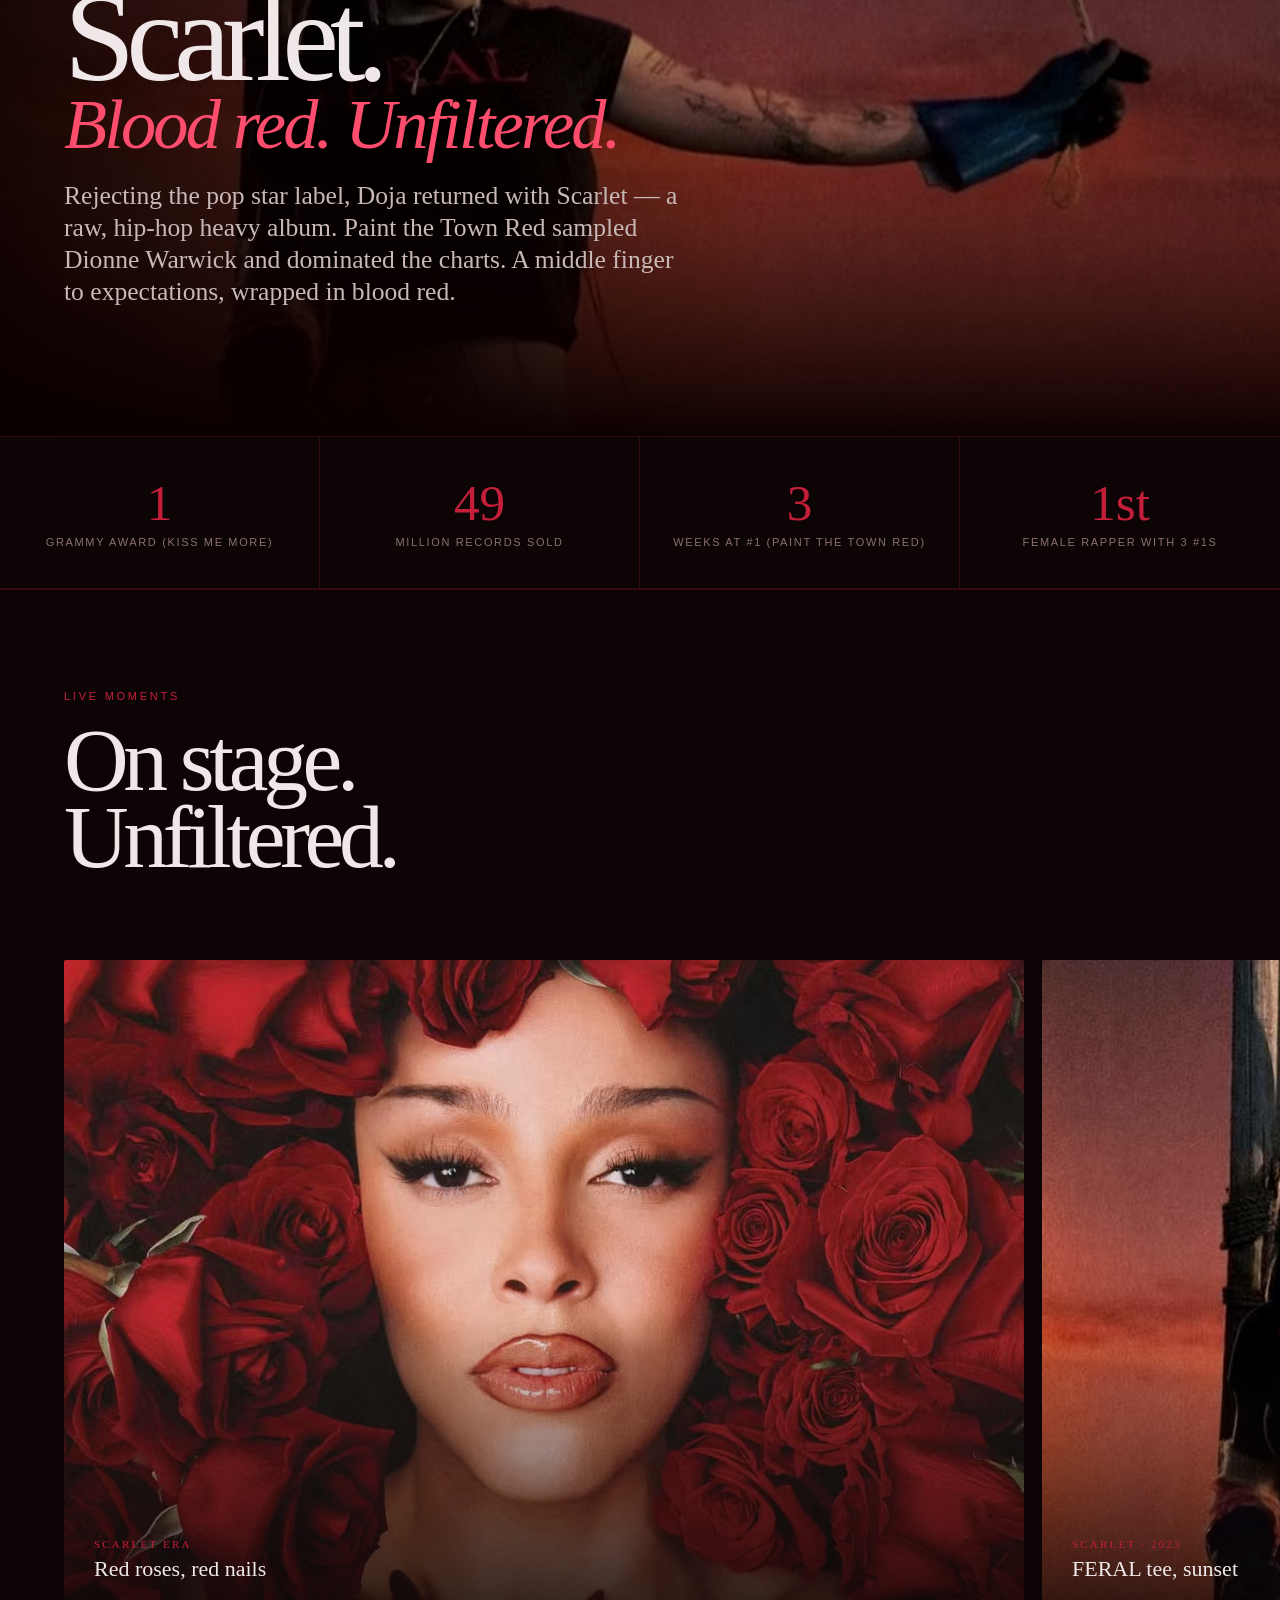
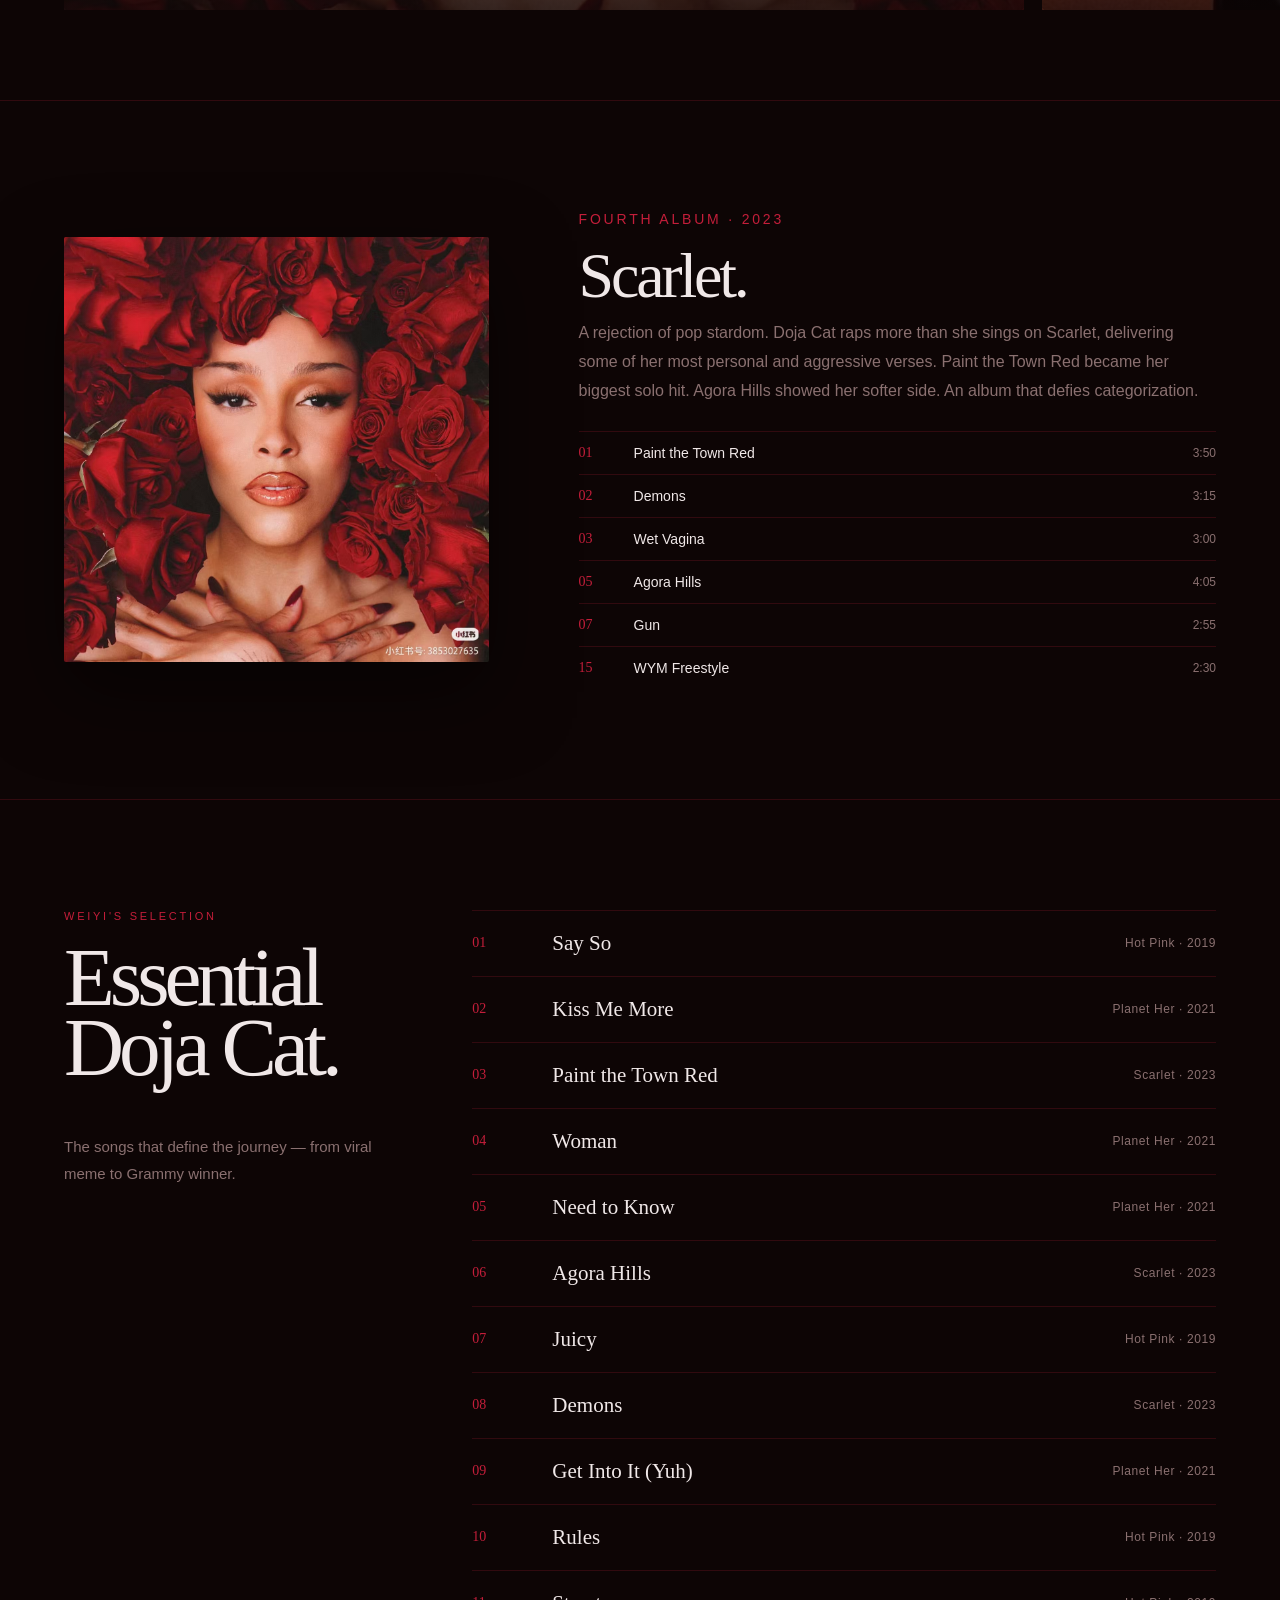
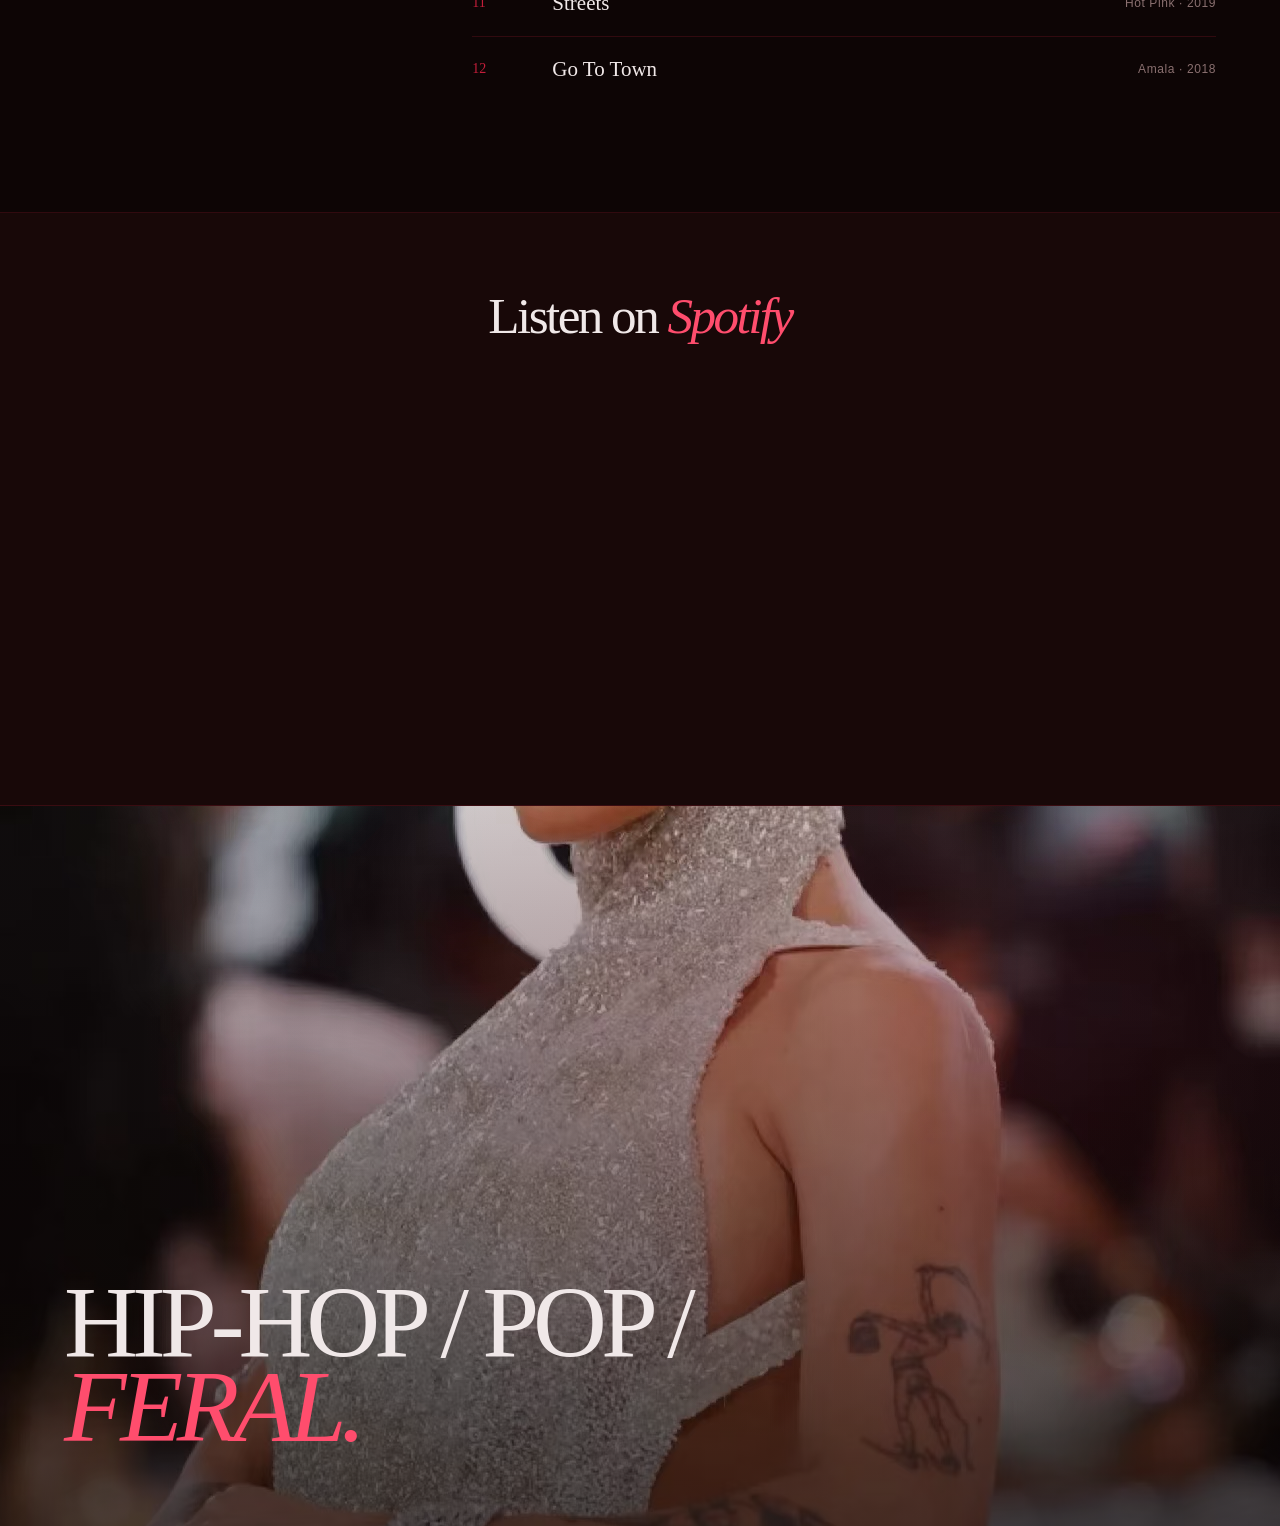
<file: music/doja-cat/index.html>
<!doctype html>
<html lang="en">
<head>
<meta charset="utf-8">
<meta name="viewport" content="width=device-width,initial-scale=1">
<title>Doja Cat — Weiyi's Music Space</title>
<style>
:root{--bg:#0d0505;--bg2:#180808;--fg:#f0e8e8;--muted:#8a7070;--line:rgba(196,30,58,.2);--red:#c41e3a;--red-bright:#ff4d6d;--serif:Georgia,'Times New Roman',serif}
*{box-sizing:border-box}html{scroll-behavior:smooth}body{margin:0;background:var(--bg);color:var(--fg);font-family:Inter,Arial,sans-serif;overflow-x:hidden}
a{color:inherit;text-decoration:none}
.scroll-progress{position:fixed;top:0;left:0;z-index:200;height:2px;width:0;background:linear-gradient(90deg,var(--red),var(--red-bright));transition:width .1s linear}
.grain{position:fixed;inset:0;pointer-events:none;z-index:100;opacity:.05;background-image:url("data:image/svg+xml,%3Csvg viewBox='0 0 180 180' xmlns='http://www.w3.org/2000/svg'%3E%3Cfilter id='n'%3E%3CfeTurbulence type='fractalNoise' baseFrequency='.85' numOctaves='4' stitchTiles='stitch'/%3E%3C/filter%3E%3Crect width='100%25' height='100%25' filter='url(%23n)' opacity='.55'/%3E%3C/svg%3E")}
.cursor-glow{position:fixed;z-index:90;left:50%;top:50%;width:320px;height:320px;transform:translate(-50%,-50%);border-radius:50%;background:radial-gradient(circle,rgba(196,30,58,.14),transparent 70%);pointer-events:none;mix-blend-mode:screen;transition:opacity .3s}
header{position:fixed;top:0;left:0;right:0;z-index:150;padding:22px 5vw;display:flex;justify-content:space-between;mix-blend-mode:difference;font-size:12px;letter-spacing:.14em;text-transform:uppercase}
header a{transition:opacity .3s}header a:hover{opacity:.6}
.hero{height:100svh;min-height:720px;position:relative;display:flex;align-items:flex-end;padding:8vw 5vw 6vw;overflow:hidden}
.hero-bg{position:absolute;inset:0;background:linear-gradient(90deg,rgba(13,5,5,.92),rgba(13,5,5,.3) 55%,rgba(13,5,5,.5)),url('portrait-roses.jpg') center/cover no-repeat;animation:heroZoom 20s ease-in-out infinite alternate;transform:scale(1.03)}
@keyframes heroZoom{to{transform:scale(1.12) translate3d(-1.5%,-1%,0)}}
.hero-content{position:relative;z-index:2;max-width:1100px}
.kicker{font-size:11px;letter-spacing:.3em;text-transform:uppercase;color:var(--red-bright);margin-bottom:22px;animation:fadeUp 1s .2s both}
h1{font:500 clamp(80px,15vw,240px)/.7 var(--serif);letter-spacing:-.08em;margin:0 0 28px;background:linear-gradient(135deg,var(--fg) 0%,var(--red-bright) 50%,var(--red) 100%);-webkit-background-clip:text;background-clip:text;-webkit-text-fill-color:transparent;animation:fadeUp 1s .4s both}
.hero-copy{max-width:650px;font:400 clamp(18px,2vw,26px)/1.3 var(--serif);color:#d8c8c8;animation:fadeUp 1s .6s both}
.hero-copy em{color:var(--red-bright);font-style:italic}
.scroll-hint{margin-top:40px;font-size:11px;letter-spacing:.2em;text-transform:uppercase;color:var(--muted);animation:fadeUp 1s .8s both,bounce 2s 1.8s infinite}
@keyframes fadeUp{from{opacity:0;transform:translateY(40px)}to{opacity:1;transform:none}}
@keyframes bounce{0%,100%{transform:translateY(0)}50%{transform:translateY(8px)}}
.marquee{overflow:hidden;border-top:1px solid var(--line);border-bottom:1px solid var(--line);white-space:nowrap;padding:18px 0;background:var(--bg2)}
.marquee-inner{display:inline-block;font:italic 500 26px/1 var(--serif);color:var(--red);animation:marquee 30s linear infinite}
.marquee-inner span{margin:0 40px;opacity:.5}
@keyframes marquee{to{transform:translateX(-50%)}}
section{padding:110px 5vw;border-bottom:1px solid var(--line)}
.eyebrow{font-size:11px;letter-spacing:.25em;text-transform:uppercase;color:var(--red);margin-bottom:20px}
.title{font:500 clamp(48px,7vw,110px)/.85 var(--serif);letter-spacing:-.06em;margin:0 0 50px}
.intro-grid{display:grid;grid-template-columns:1.2fr .8fr;gap:8vw;align-items:end}
.intro-grid p{font:400 clamp(22px,2.8vw,40px)/1.15 var(--serif);margin:0;color:#d8c8c8}
.intro-grid p em{color:var(--red-bright);font-style:italic}
.meta{display:grid;gap:18px;color:var(--muted);font-size:13px}
.meta div{border-top:1px solid var(--line);padding-top:14px}
.meta strong{color:var(--fg);font-weight:500;display:block;margin-bottom:4px}
.journey{display:grid;gap:0}
.journey-item{display:grid;grid-template-columns:120px 1fr;gap:40px;padding:35px 0;border-top:1px solid var(--line);transition:padding-left .4s,background .4s;position:relative}
.journey-item:hover{padding-left:20px;background:rgba(196,30,58,.03)}
.journey-item:last-child{border-bottom:1px solid var(--line)}
.journey-year{font:500 28px/1 var(--serif);color:var(--red);align-self:start;padding-top:4px}
.journey-content h3{font:500 24px/1.3 var(--serif);margin:0 0 10px}
.journey-content p{color:var(--muted);font-size:15px;line-height:1.7;margin:0}
.journey-tag{display:inline-block;margin-top:12px;font-size:11px;letter-spacing:.1em;text-transform:uppercase;color:var(--red-bright);border:1px solid var(--line);padding:4px 12px;border-radius:2px}
.special-section{padding:0;position:relative;background:var(--bg2);overflow:hidden}
.special-hero{min-height:90svh;padding:0;position:relative;display:grid;align-items:end;overflow:hidden}
.special-bg{position:absolute;inset:0;background:url('feral-sunset.jpg') center/cover no-repeat;animation:specialZoom 18s ease-in-out infinite alternate;filter:saturate(.9) contrast(1.05)}
.special-bg:after{content:"";position:absolute;inset:0;background:linear-gradient(90deg,rgba(13,5,5,.9),rgba(13,5,5,.3) 60%),linear-gradient(0deg,var(--bg2) 0%,transparent 45%)}
@keyframes specialZoom{to{transform:scale(1.07) translate3d(1%,0,0)}}
.special-content{position:relative;z-index:2;padding:8vw 5vw;max-width:1000px}
.special-content .eyebrow{color:var(--red-bright)}
.special-content h2{font:500 clamp(56px,10vw,150px)/.78 var(--serif);letter-spacing:-.07em;margin:15px 0 28px;color:var(--fg)}
.special-content h2 em{font-style:italic;color:var(--red-bright);display:block;font-size:.55em;letter-spacing:-.04em;margin-top:10px}
.special-content p{max-width:620px;font:400 clamp(18px,2vw,28px)/1.25 var(--serif);color:#c8b8b8}
.stats-bar{display:grid;grid-template-columns:repeat(4,1fr);border-top:1px solid var(--line);border-bottom:1px solid var(--line);background:var(--bg)}
.stat{padding:40px 30px;text-align:center;border-right:1px solid var(--line);transition:background .4s}
.stat:last-child{border-right:0}
.stat:hover{background:rgba(196,30,58,.05)}
.stat-num{font:500 clamp(36px,4vw,56px)/1 var(--serif);color:var(--red);margin-bottom:8px}
.stat-label{font-size:11px;letter-spacing:.15em;text-transform:uppercase;color:var(--muted)}
.cinema{padding:0;position:relative}
.cinema-head{padding:100px 5vw 35px}
.film-strip{display:flex;gap:18px;overflow-x:auto;scroll-snap-type:x mandatory;padding:0 5vw 90px;scrollbar-width:none}
.film-strip::-webkit-scrollbar{display:none}
.frame{flex:0 0 min(75vw,1000px);height:min(58vw,650px);position:relative;overflow:hidden;scroll-snap-align:center;background:#111;border-radius:2px}
.frame img{width:100%;height:100%;object-fit:cover;transition:transform 1.2s cubic-bezier(.2,.7,.2,1),filter .7s;filter:saturate(.85) contrast(1.02)}
.frame:hover img{transform:scale(1.05);filter:saturate(1.1) contrast(1.05)}
.frame:after{content:"";position:absolute;inset:0;background:linear-gradient(180deg,transparent 55%,rgba(13,5,5,.8))}
.frame-label{position:absolute;z-index:2;left:30px;bottom:28px;font:500 22px var(--serif);color:var(--fg)}
.frame-label span{display:block;font-size:11px;letter-spacing:.2em;text-transform:uppercase;color:var(--red);margin-bottom:6px}
.album-section{display:grid;grid-template-columns:.8fr 1.2fr;gap:7vw;align-items:center}
.album-cover{position:relative;aspect-ratio:1;overflow:hidden;border-radius:2px;box-shadow:0 30px 80px rgba(0,0,0,.5)}
.album-cover img{width:100%;height:100%;object-fit:cover;transition:transform 1s ease}
.album-cover:hover img{transform:scale(1.04)}
.album-cover:after{content:"";position:absolute;inset:0;background:linear-gradient(135deg,rgba(196,30,58,.1),transparent 50%);pointer-events:none}
.album-info h3{font:500 clamp(40px,5vw,72px)/.9 var(--serif);letter-spacing:-.05em;margin:0 0 15px}
.album-info .album-year{color:var(--red);font-size:14px;letter-spacing:.2em;text-transform:uppercase;margin-bottom:20px}
.album-info p{color:var(--muted);font-size:16px;line-height:1.8;margin:0 0 25px}
.tracklist-mini{display:grid;gap:0;margin-top:25px}
.track-mini{display:grid;grid-template-columns:40px 1fr auto;gap:15px;padding:13px 0;border-top:1px solid var(--line);font-size:14px;align-items:center;transition:padding-left .3s}
.track-mini:hover{padding-left:10px}
.track-mini .num{color:var(--red);font:500 14px var(--serif)}
.track-mini .name{color:var(--fg)}
.track-mini .dur{color:var(--muted);font-size:12px}
.essential{display:grid;grid-template-columns:.6fr 1.4fr;gap:7vw}
.tracklist{counter-reset:t}
.track{counter-increment:t;display:grid;grid-template-columns:60px 1fr auto;gap:20px;padding:20px 0;border-top:1px solid var(--line);align-items:center;transition:all .35s;cursor:default}
.track:hover{padding-left:15px;background:rgba(196,30,58,.04)}
.track:before{content:counter(t,decimal-leading-zero);color:var(--red);font:500 14px var(--serif)}
.track strong{font:500 21px var(--serif);transition:color .3s}
.track:hover strong{color:var(--red-bright)}
.track span{color:var(--muted);font-size:12px;letter-spacing:.05em}
.spotify-section{padding:80px 5vw;background:var(--bg2)}
.spotify-wrap{max-width:800px;margin:0 auto}
.spotify-wrap h3{font:500 clamp(32px,4vw,56px)/.9 var(--serif);letter-spacing:-.05em;margin:0 0 30px;text-align:center}
.spotify-wrap h3 em{color:var(--red-bright);font-style:italic}
.footer-img{height:80svh;min-height:550px;position:relative;background:linear-gradient(0deg,rgba(13,5,5,.7),rgba(13,5,5,.2)),url('met-gala-cat.jpg') center/cover no-repeat;display:flex;align-items:flex-end;padding:6vw 5vw;overflow:hidden}
.footer-img:after{content:"";position:absolute;inset:0;background:radial-gradient(ellipse at 70% 30%,rgba(196,30,58,.15),transparent 60%)}
.footer-img div{position:relative;z-index:2;font:500 clamp(50px,8vw,130px)/.82 var(--serif);letter-spacing:-.06em;color:var(--fg)}
.footer-img div em{color:var(--red-bright);font-style:italic}
.visitor-count{position:fixed;bottom:20px;right:20px;z-index:150;font-size:11px;letter-spacing:.15em;text-transform:uppercase;color:var(--muted);background:rgba(13,5,5,.8);backdrop-filter:blur(10px);padding:10px 16px;border-radius:2px;border:1px solid var(--line)}
.visitor-count strong{color:var(--red);font-weight:500}
.reveal{opacity:0;transform:translateY(40px);transition:1s cubic-bezier(.2,.7,.2,1)}
.reveal.on{opacity:1;transform:none}
.reveal-left{opacity:0;transform:translateX(-40px);transition:1s cubic-bezier(.2,.7,.2,1)}
.reveal-left.on{opacity:1;transform:none}
.reveal-right{opacity:0;transform:translateX(40px);transition:1s cubic-bezier(.2,.7,.2,1)}
.reveal-right.on{opacity:1;transform:none}
.reveal-scale{opacity:0;transform:scale(.95);transition:1.2s cubic-bezier(.2,.7,.2,1)}
.reveal-scale.on{opacity:1;transform:none}
@media(max-width:900px){.intro-grid,.album-section,.essential{grid-template-columns:1fr;gap:50px}.stats-bar{grid-template-columns:1fr 1fr}.stat:nth-child(2){border-right:0}.stat:nth-child(3){border-top:1px solid var(--line)}.frame{flex-basis:88vw;height:62vw}}
@media(max-width:600px){.hero{min-height:640px;padding-bottom:40px}section{padding:70px 20px}.cinema-head{padding:70px 20px 30px}.film-strip{padding:0 20px 70px}.journey-item{grid-template-columns:1fr;gap:12px}.journey-year{font-size:22px}.stats-bar{grid-template-columns:1fr 1fr}.stat{padding:28px 15px}.track{grid-template-columns:45px 1fr}.track span{display:none}.footer-img{min-height:450px}.cursor-glow{display:none}.visitor-count{display:none}}
@media(prefers-reduced-motion:reduce){*,*::before,*::after{animation:none!important;transition:none!important}.cursor-glow{display:none}}
</style>
</head>
<body>
<div class="scroll-progress"></div>
<div class="grain"></div>
<div class="cursor-glow"></div>
<header>
  <a href="../index.html">Weiyi's Music Space</a>
  <span>Artist 07 / Doja Cat</span>
</header>
<section class="hero">
  <div class="hero-bg"></div>
  <div class="hero-content">
    <div class="kicker">Hip-Hop · Pop · R&amp;B · Alternative</div>
    <h1>Doja Cat</h1>
    <div class="hero-copy">Unapologetic. <em>Paint the Town Red</em> dominated 2023. From viral meme to Grammy winner — Doja does it all, on her own terms.</div>
    <div class="scroll-hint">Scroll to enter ↓</div>
  </div>
</section>
<div class="marquee"><div class="marquee-inner">SAY SO <span>·</span> KISS ME MORE <span>·</span> WOMAN <span>·</span> PAINT THE TOWN RED <span>·</span> AGORA HILLS <span>·</span> NEED TO KNOW <span>·</span> JUICY <span>·</span> DEMONS <span>·</span> SAY SO <span>·</span> KISS ME MORE <span>·</span> WOMAN <span>·</span> PAINT THE TOWN RED <span>·</span> AGORA HILLS <span>·</span> NEED TO KNOW <span>·</span> JUICY <span>·</span> DEMONS <span>·</span></div></div>
<section>
  <div class="intro-grid">
    <p class="reveal">From SoundCloud to superstardom. Doja Cat blends hip-hop, pop, R&amp;B, and internet culture into something entirely her own. <em>Scarlet</em> marked a darker, more experimental era — and Paint the Town Red became the song of 2023.</p>
    <div class="meta reveal">
      <div><strong>Selected by</strong>Weiyi Li</div>
      <div><strong>Listening mode</strong>Albums · production · genre-blending</div>
      <div><strong>Personal focus</strong>Scarlet · Planet Her · Paint the Town Red</div>
      <div><strong>Why it matters</strong>Genre fluidity, visual artistry, viral innovation</div>
    </div>
  </div>
</section>
<section>
  <div class="eyebrow">The journey · 2018—2024</div>
  <h2 class="title reveal">Four albums.<br>Four eras.</h2>
  <div class="journey">
    <div class="journey-item reveal"><div class="journey-year">2018</div><div class="journey-content"><h3>Amala</h3><p>Debut album. So High and Go To Town established her quirky, genre-blending style. Largely overlooked at first, but a cult favorite.</p><span class="journey-tag">Debut era</span></div></div>
    <div class="journey-item reveal"><div class="journey-year">2019</div><div class="journey-content"><h3>Hot Pink</h3><p>Breakthrough. Say So went viral on TikTok and became her first #1 hit. Juicy and Rules showcased her versatility. A pop star was born.</p><span class="journey-tag">Breakthrough</span></div></div>
    <div class="journey-item reveal"><div class="journey-year">2021</div><div class="journey-content"><h3>Planet Her</h3><p>Commercial peak. Kiss Me More with SZA won a Grammy. Woman, Need to Know, Get Into It (Yuh) — every track a potential single. 3 Grammy nominations.</p><span class="journey-tag">Grammy winner</span></div></div>
    <div class="journey-item reveal"><div class="journey-year">2023</div><div class="journey-content"><h3>Scarlet</h3><p>A radical departure. Darker, more hip-hop focused. Paint the Town Red spent 3 weeks at #1. Agora Hills and Demons showed her range. Shaved head, blood red — a new era.</p><span class="journey-tag">Experimental era</span></div></div>
    <div class="journey-item reveal"><div class="journey-year">2024</div><div class="journey-content"><h3>The Scarlet Tour</h3><p>First arena headlining tour. A theatrical, horror-inspired stage show. Ice Spice and Doechii opened. Sold-out shows across North America and Europe.</p><span class="journey-tag">Arena tour</span></div></div>
  </div>
</section>
<section class="special-section">
  <div class="special-hero">
    <div class="special-bg"></div>
    <div class="special-content reveal">
      <div class="eyebrow">The defining era · 2023</div>
      <h2>Scarlet.<em>Blood red. Unfiltered.</em></h2>
      <p>Rejecting the pop star label, Doja returned with Scarlet — a raw, hip-hop heavy album. Paint the Town Red sampled Dionne Warwick and dominated the charts. A middle finger to expectations, wrapped in blood red.</p>
    </div>
  </div>
  <div class="stats-bar">
    <div class="stat reveal"><div class="stat-num" data-count="1">0</div><div class="stat-label">Grammy Award (Kiss Me More)</div></div>
    <div class="stat reveal"><div class="stat-num" data-count="50">0</div><div class="stat-label">Million records sold</div></div>
    <div class="stat reveal"><div class="stat-num" data-count="3">0</div><div class="stat-label">Weeks at #1 (Paint the Town Red)</div></div>
    <div class="stat reveal"><div class="stat-num">1st</div><div class="stat-label">Female rapper with 3 #1s</div></div>
  </div>
</section>
<section class="cinema">
  <div class="cinema-head"><div class="eyebrow">Live moments</div><h2 class="title reveal">On stage.<br>Unfiltered.</h2></div>
  <div class="film-strip">
    <div class="frame"><img src="portrait-roses.jpg" alt="Doja Cat roses"><div class="frame-label"><span>Scarlet Era</span>Red roses, red nails</div></div>
    <div class="frame"><img src="feral-sunset.jpg" alt="Doja Cat feral sunset"><div class="frame-label"><span>Scarlet · 2023</span>FERAL tee, sunset</div></div>
    <div class="frame"><img src="desert-white.jpg" alt="Doja Cat desert white"><div class="frame-label"><span>Scarlet Era</span>White dress, desert</div></div>
    <div class="frame"><img src="met-gala-cat.jpg" alt="Doja Cat Met Gala cat"><div class="frame-label"><span>Met Gala · 2023</span>Cat woman, diamonds</div></div>
  </div>
</section>
<section>
  <div class="album-section">
    <div class="album-cover reveal-scale"><img src="portrait-roses.jpg" alt="Scarlet"></div>
    <div class="album-info reveal">
      <div class="album-year">Fourth album · 2023</div>
      <h3>Scarlet.</h3>
      <p>A rejection of pop stardom. Doja Cat raps more than she sings on Scarlet, delivering some of her most personal and aggressive verses. Paint the Town Red became her biggest solo hit. Agora Hills showed her softer side. An album that defies categorization.</p>
      <div class="tracklist-mini">
        <div class="track-mini"><span class="num">01</span><span class="name">Paint the Town Red</span><span class="dur">3:50</span></div>
        <div class="track-mini"><span class="num">02</span><span class="name">Demons</span><span class="dur">3:15</span></div>
        <div class="track-mini"><span class="num">03</span><span class="name">Wet Vagina</span><span class="dur">3:00</span></div>
        <div class="track-mini"><span class="num">05</span><span class="name">Agora Hills</span><span class="dur">4:05</span></div>
        <div class="track-mini"><span class="num">07</span><span class="name">Gun</span><span class="dur">2:55</span></div>
        <div class="track-mini"><span class="num">15</span><span class="name">WYM Freestyle</span><span class="dur">2:30</span></div>
      </div>
    </div>
  </div>
</section>
<section>
  <div class="essential">
    <div class="reveal-left">
      <div class="eyebrow">Weiyi's selection</div>
      <h2 class="title" style="font-size:clamp(48px,6.5vw,95px)">Essential<br>Doja Cat.</h2>
      <p style="color:var(--muted);font-size:15px;line-height:1.8;margin-top:20px;max-width:350px">The songs that define the journey — from viral meme to Grammy winner.</p>
    </div>
    <div class="tracklist reveal-right">
      <div class="track"><strong>Say So</strong><span>Hot Pink · 2019</span></div>
      <div class="track"><strong>Kiss Me More</strong><span>Planet Her · 2021</span></div>
      <div class="track"><strong>Paint the Town Red</strong><span>Scarlet · 2023</span></div>
      <div class="track"><strong>Woman</strong><span>Planet Her · 2021</span></div>
      <div class="track"><strong>Need to Know</strong><span>Planet Her · 2021</span></div>
      <div class="track"><strong>Agora Hills</strong><span>Scarlet · 2023</span></div>
      <div class="track"><strong>Juicy</strong><span>Hot Pink · 2019</span></div>
      <div class="track"><strong>Demons</strong><span>Scarlet · 2023</span></div>
      <div class="track"><strong>Get Into It (Yuh)</strong><span>Planet Her · 2021</span></div>
      <div class="track"><strong>Rules</strong><span>Hot Pink · 2019</span></div>
      <div class="track"><strong>Streets</strong><span>Hot Pink · 2019</span></div>
      <div class="track"><strong>Go To Town</strong><span>Amala · 2018</span></div>
    </div>
  </div>
</section>
<section class="spotify-section">
  <div class="spotify-wrap reveal">
    <h3>Listen on <em>Spotify</em></h3>
    <iframe style="border-radius:12px" src="https://open.spotify.com/embed/artist/5cj0lLjcoR7YOSnhnX0Po5?utm_source=generator&theme=0" width="100%" height="352" frameBorder="0" allowfullscreen="" allow="autoplay; clipboard-write; encrypted-media; fullscreen; picture-in-picture" loading="lazy"></iframe>
  </div>
</section>
<div class="footer-img"><div>HIP-HOP / POP /<br><em>FERAL.</em></div></div>
<div class="visitor-count">Visitors: <strong id="vc">--</strong></div>
<script>
const progressBar=document.querySelector('.scroll-progress');
const updateProgress=()=>{const h=document.documentElement.scrollHeight-innerHeight;progressBar.style.width=h>0?(scrollY/h*100)+'%':'0%'};
addEventListener('scroll',updateProgress,{passive:true});addEventListener('resize',updateProgress);updateProgress();
const glow=document.querySelector('.cursor-glow');
let glowX=innerWidth/2,glowY=innerHeight/2,targetX=glowX,targetY=glowY;
addEventListener('pointermove',e=>{targetX=e.clientX;targetY=e.clientY});
(function animateGlow(){glowX+=(targetX-glowX)*.08;glowY+=(targetY-glowY)*.08;glow.style.left=glowX+'px';glow.style.top=glowY+'px';requestAnimationFrame(animateGlow)})();
const obs=new IntersectionObserver(entries=>{entries.forEach(e=>{if(e.isIntersecting)e.target.classList.add('on')})},{threshold:.12});
document.querySelectorAll('.reveal,.reveal-left,.reveal-right,.reveal-scale').forEach(el=>obs.observe(el));
const countObs=new IntersectionObserver(entries=>{entries.forEach(e=>{if(e.isIntersecting){const el=e.target;const target=parseFloat(el.dataset.count);if(!target)return;const duration=1800,start=performance.now();const step=now=>{const p=Math.min((now-start)/duration,1);const eased=1-Math.pow(1-p,3);el.textContent=Math.round(target*eased);if(p<1)requestAnimationFrame(step)};requestAnimationFrame(step);countObs.unobserve(el)}})},{threshold:.5});
document.querySelectorAll('.stat-num[data-count]').forEach(el=>countObs.observe(el));
addEventListener('mousemove',e=>{const x=(e.clientX/innerWidth-.5)*12;const y=(e.clientY/innerHeight-.5)*8;document.querySelector('.hero-bg').style.transform=`scale(1.03) translate(${x}px,${y}px)`});
const strip=document.querySelector('.film-strip');
let isDown=false,startX,scrollLeft;
strip.addEventListener('mousedown',e=>{isDown=true;startX=e.pageX-strip.offsetLeft;scrollLeft=strip.scrollLeft;strip.style.cursor='grabbing'});
strip.addEventListener('mouseleave',()=>{isDown=false;strip.style.cursor=''});
strip.addEventListener('mouseup',()=>{isDown=false;strip.style.cursor=''});
strip.addEventListener('mousemove',e=>{if(!isDown)return;e.preventDefault();const x=e.pageX-strip.offsetLeft;strip.scrollLeft=scrollLeft-(x-startX)*1.5});
fetch('https://api.countapi.xyz/hit/weiyi-dojacat/visits').then(r=>r.json()).then(d=>{document.getElementById('vc').textContent=d.value}).catch(()=>{document.getElementById('vc').textContent='∞'});
</script>
<script src="../../translate.js" defer></script>
</body>
</html>
</file>
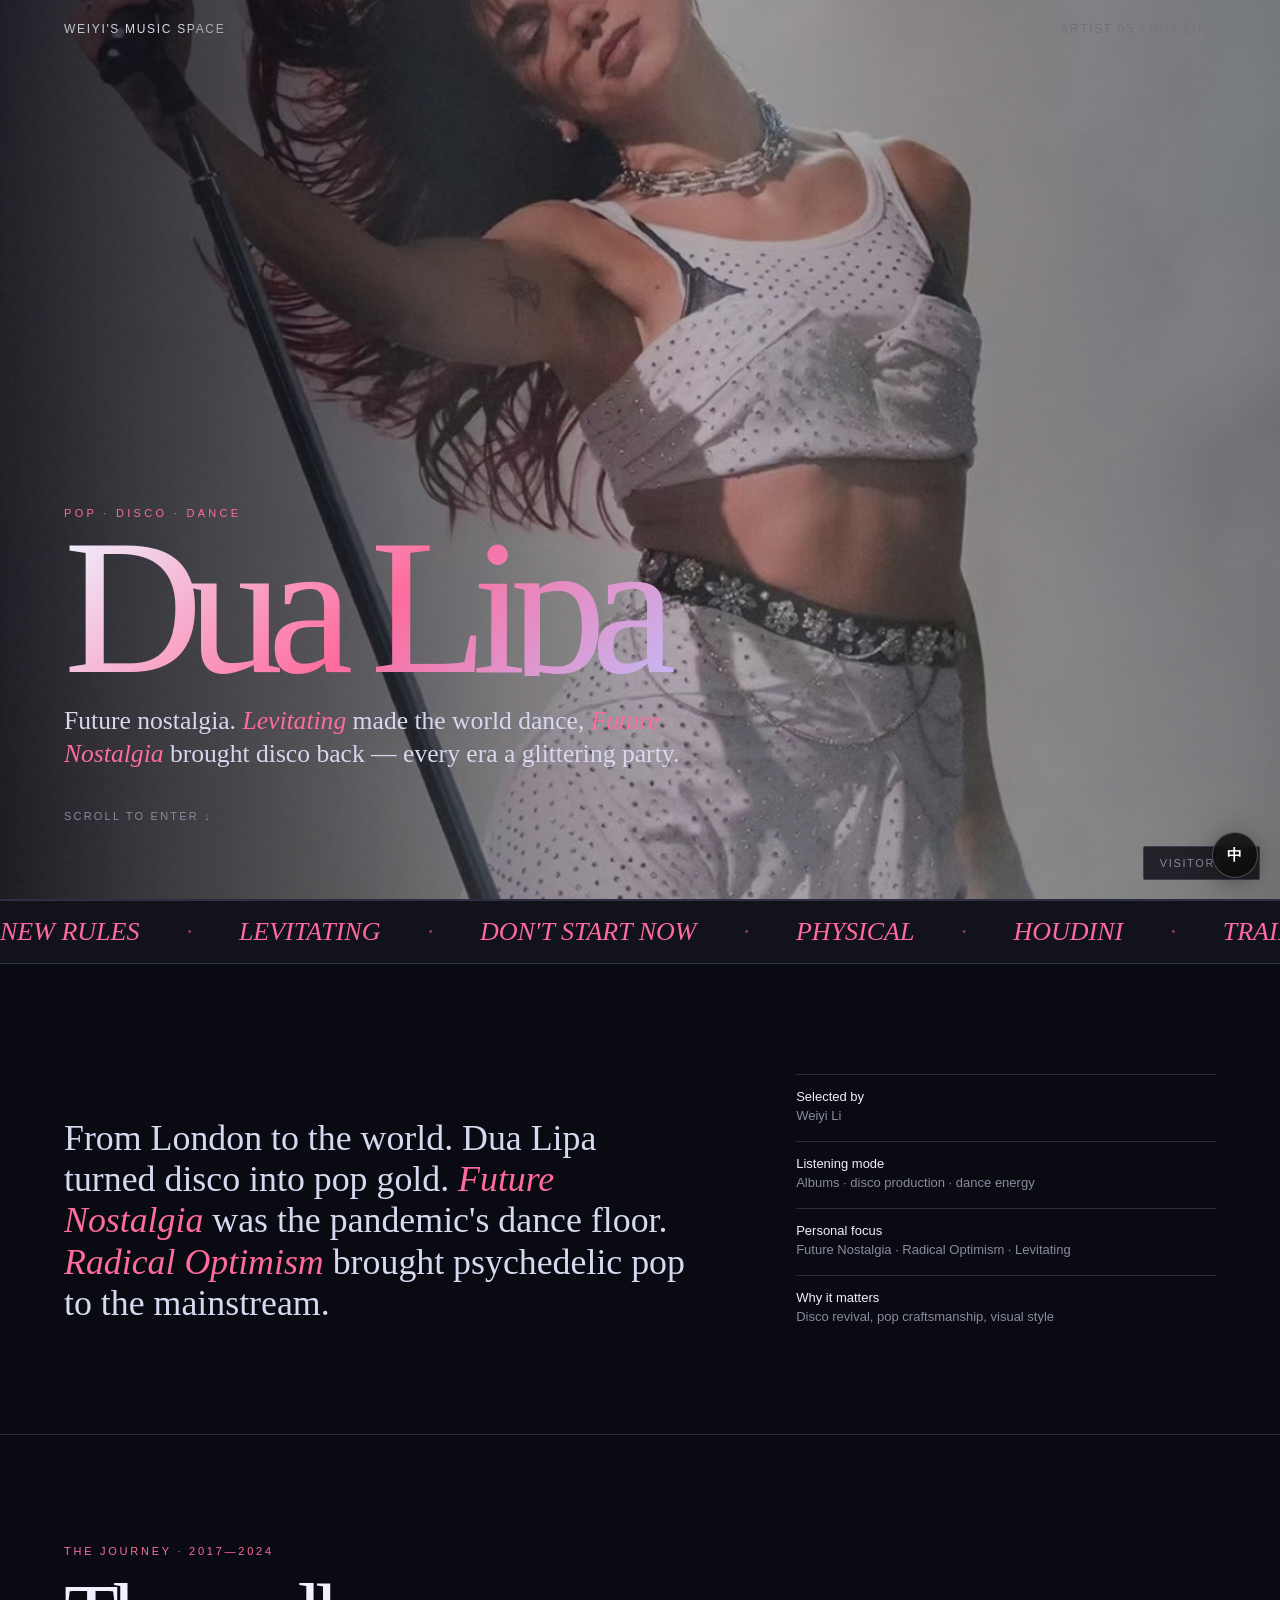
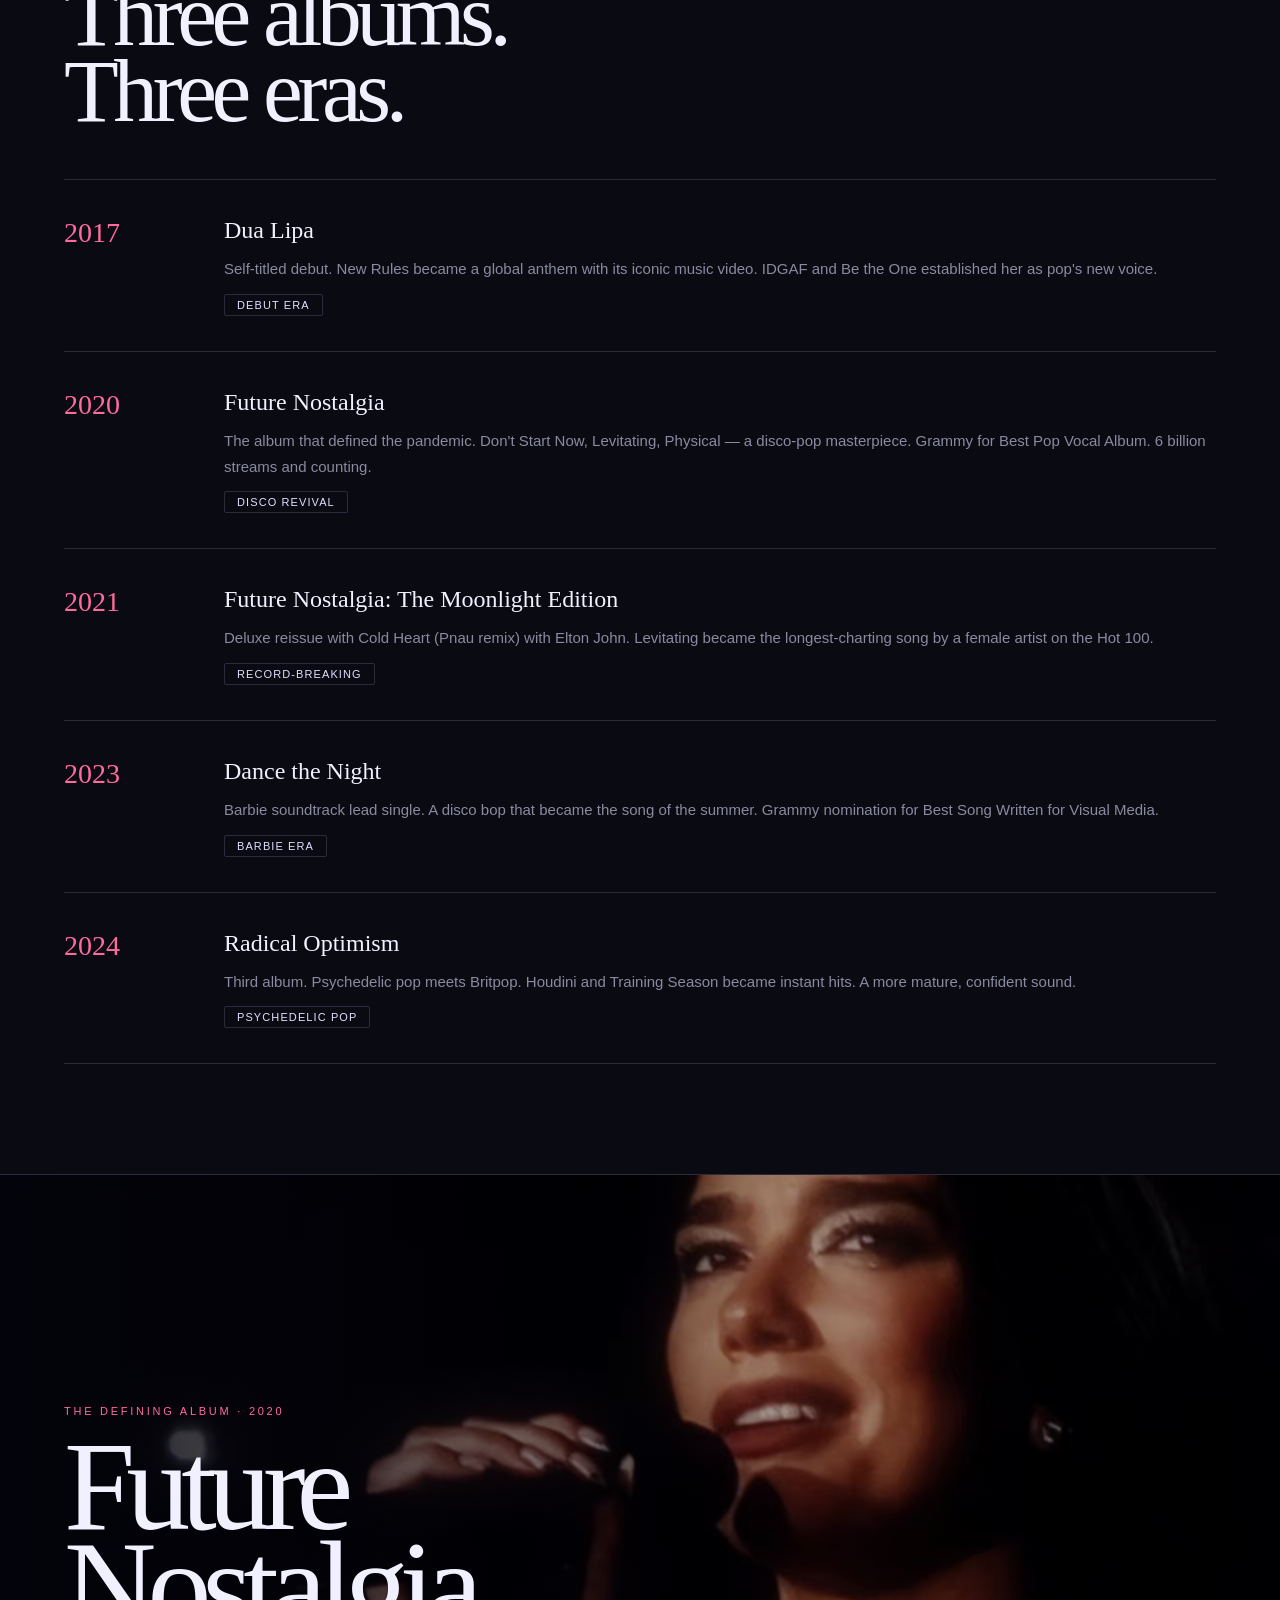
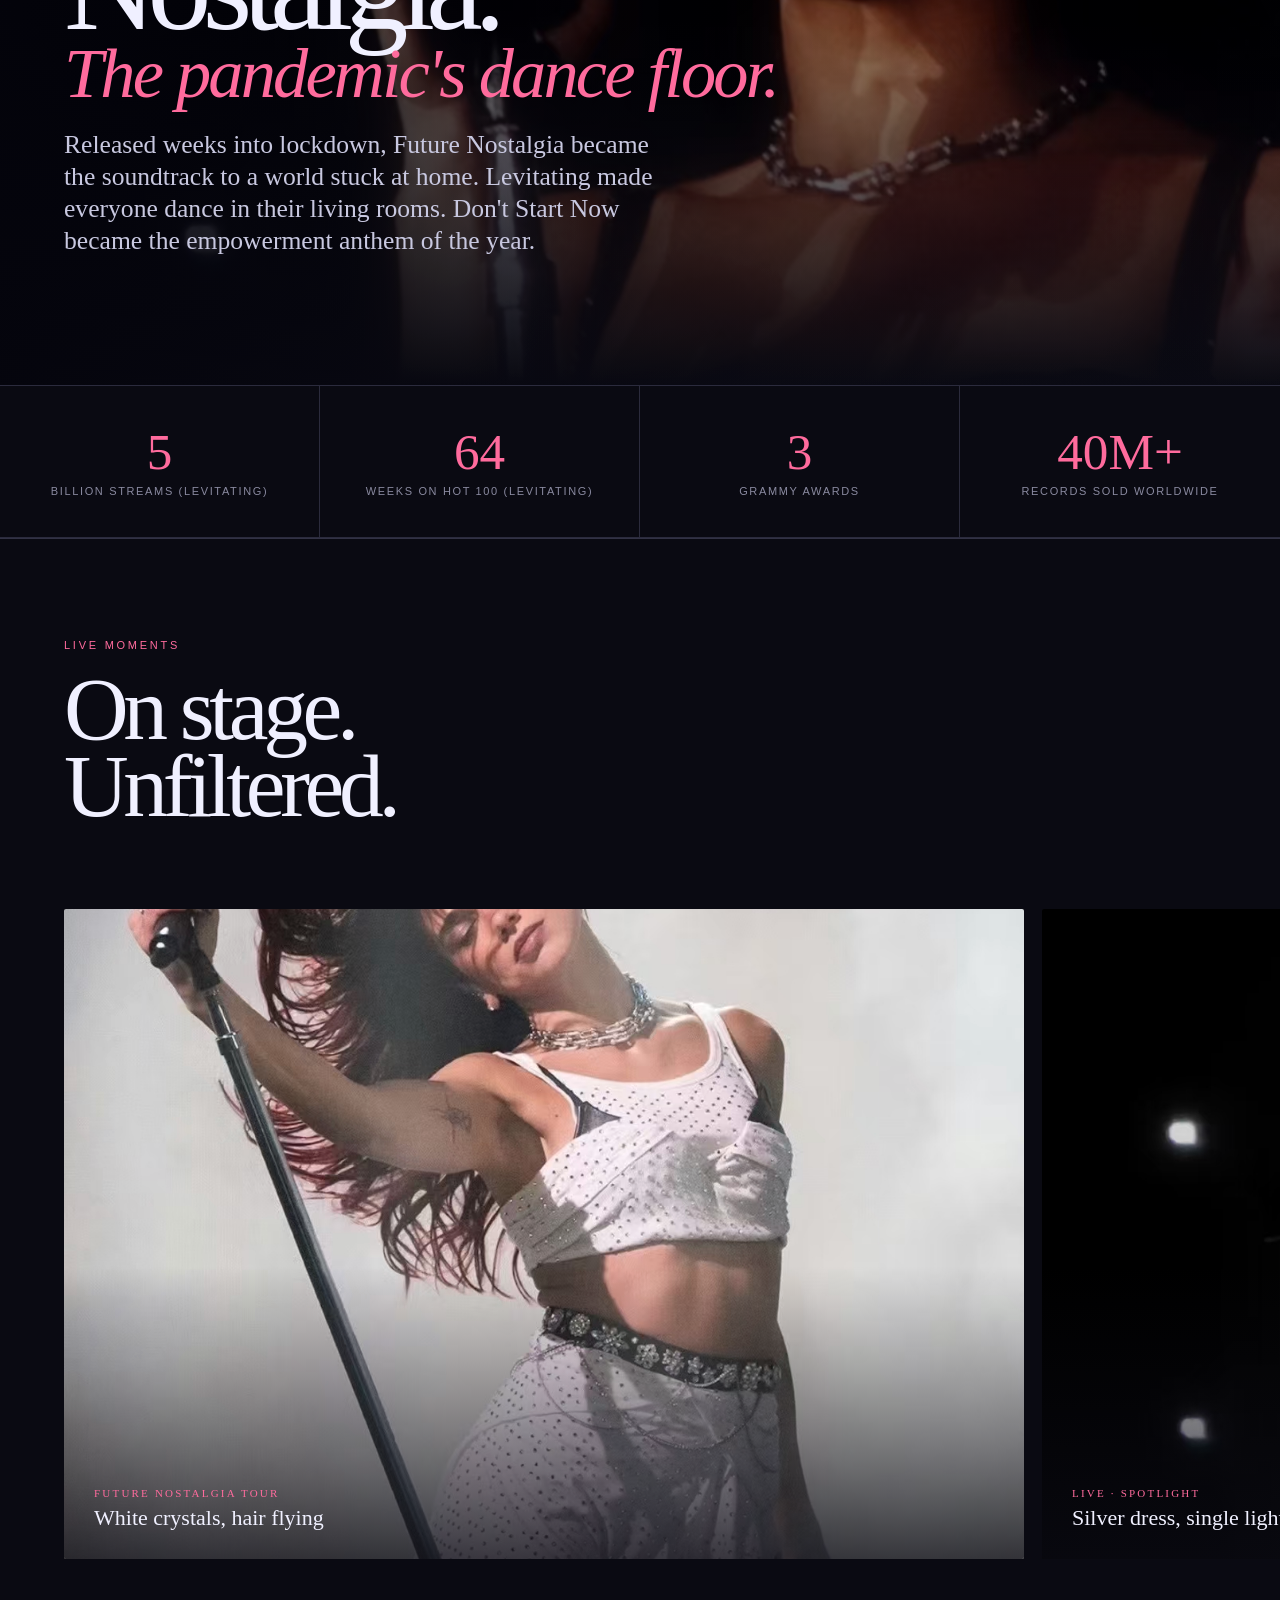
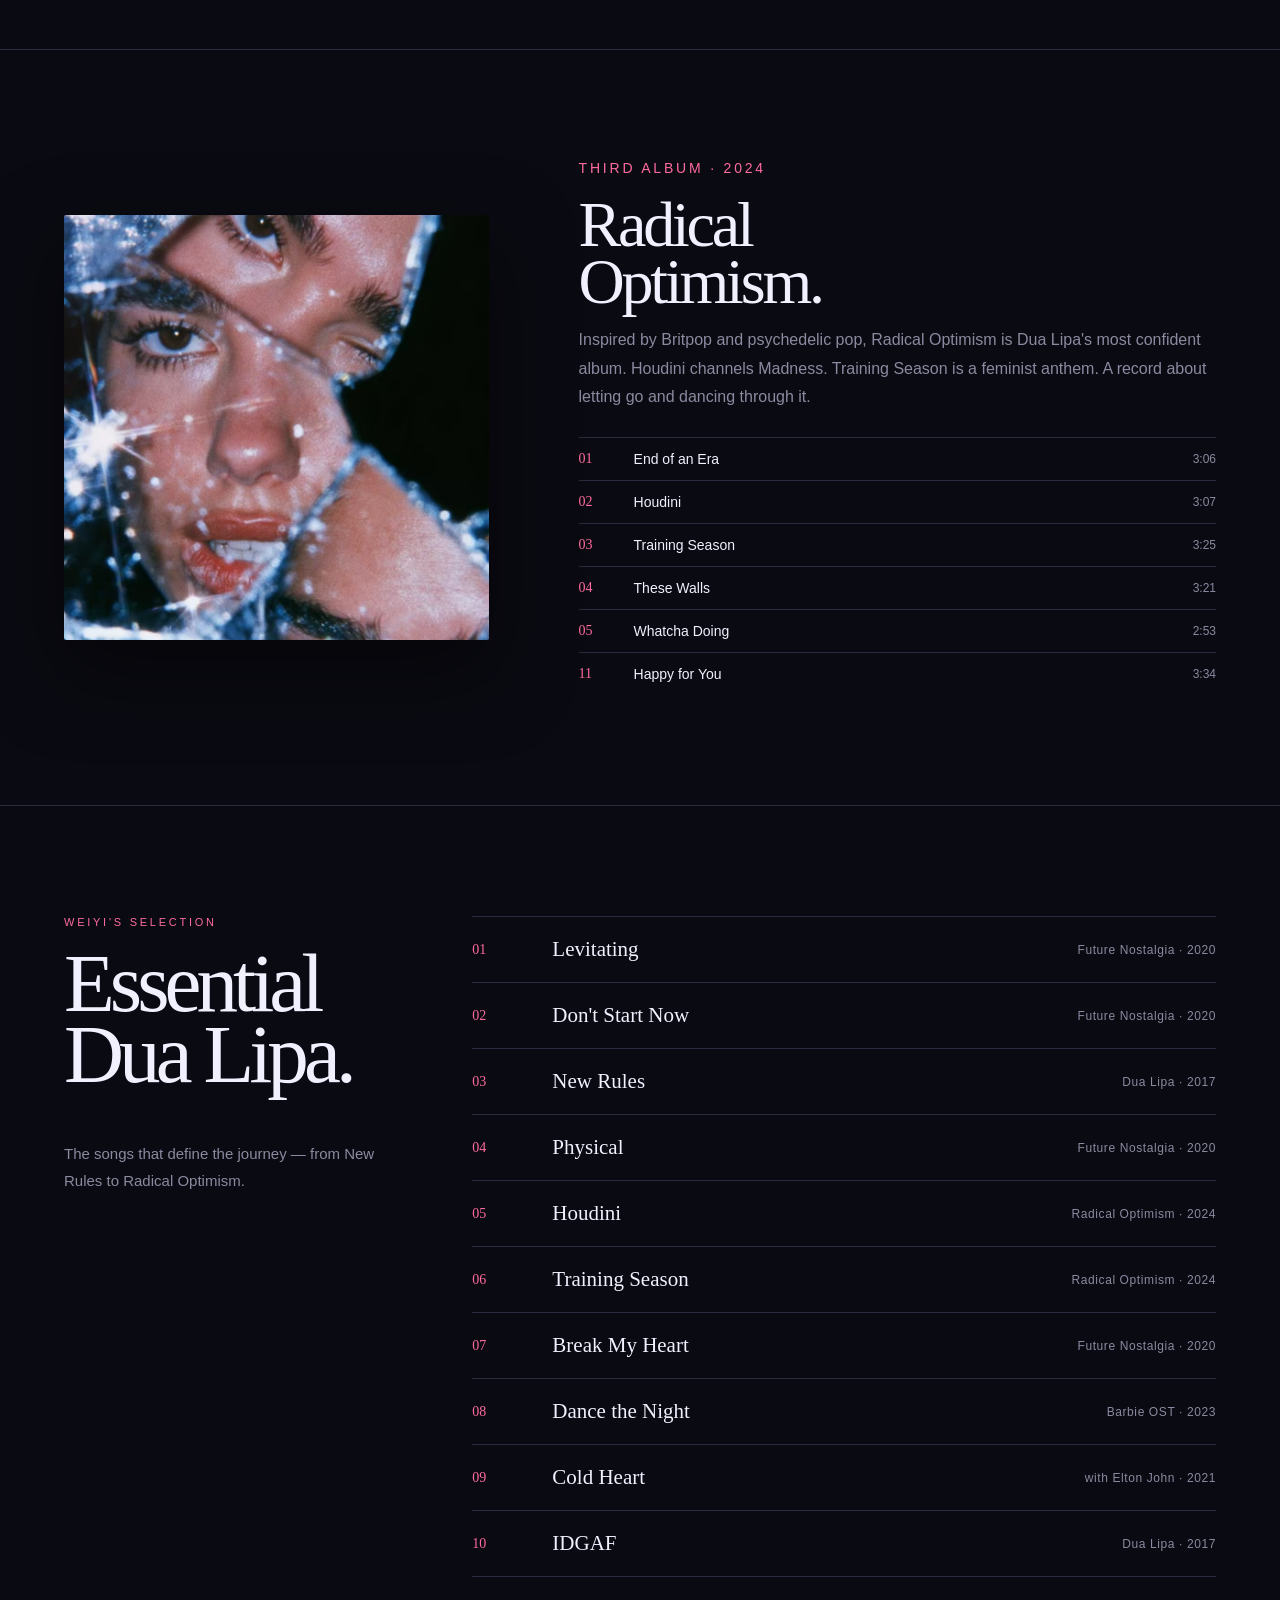
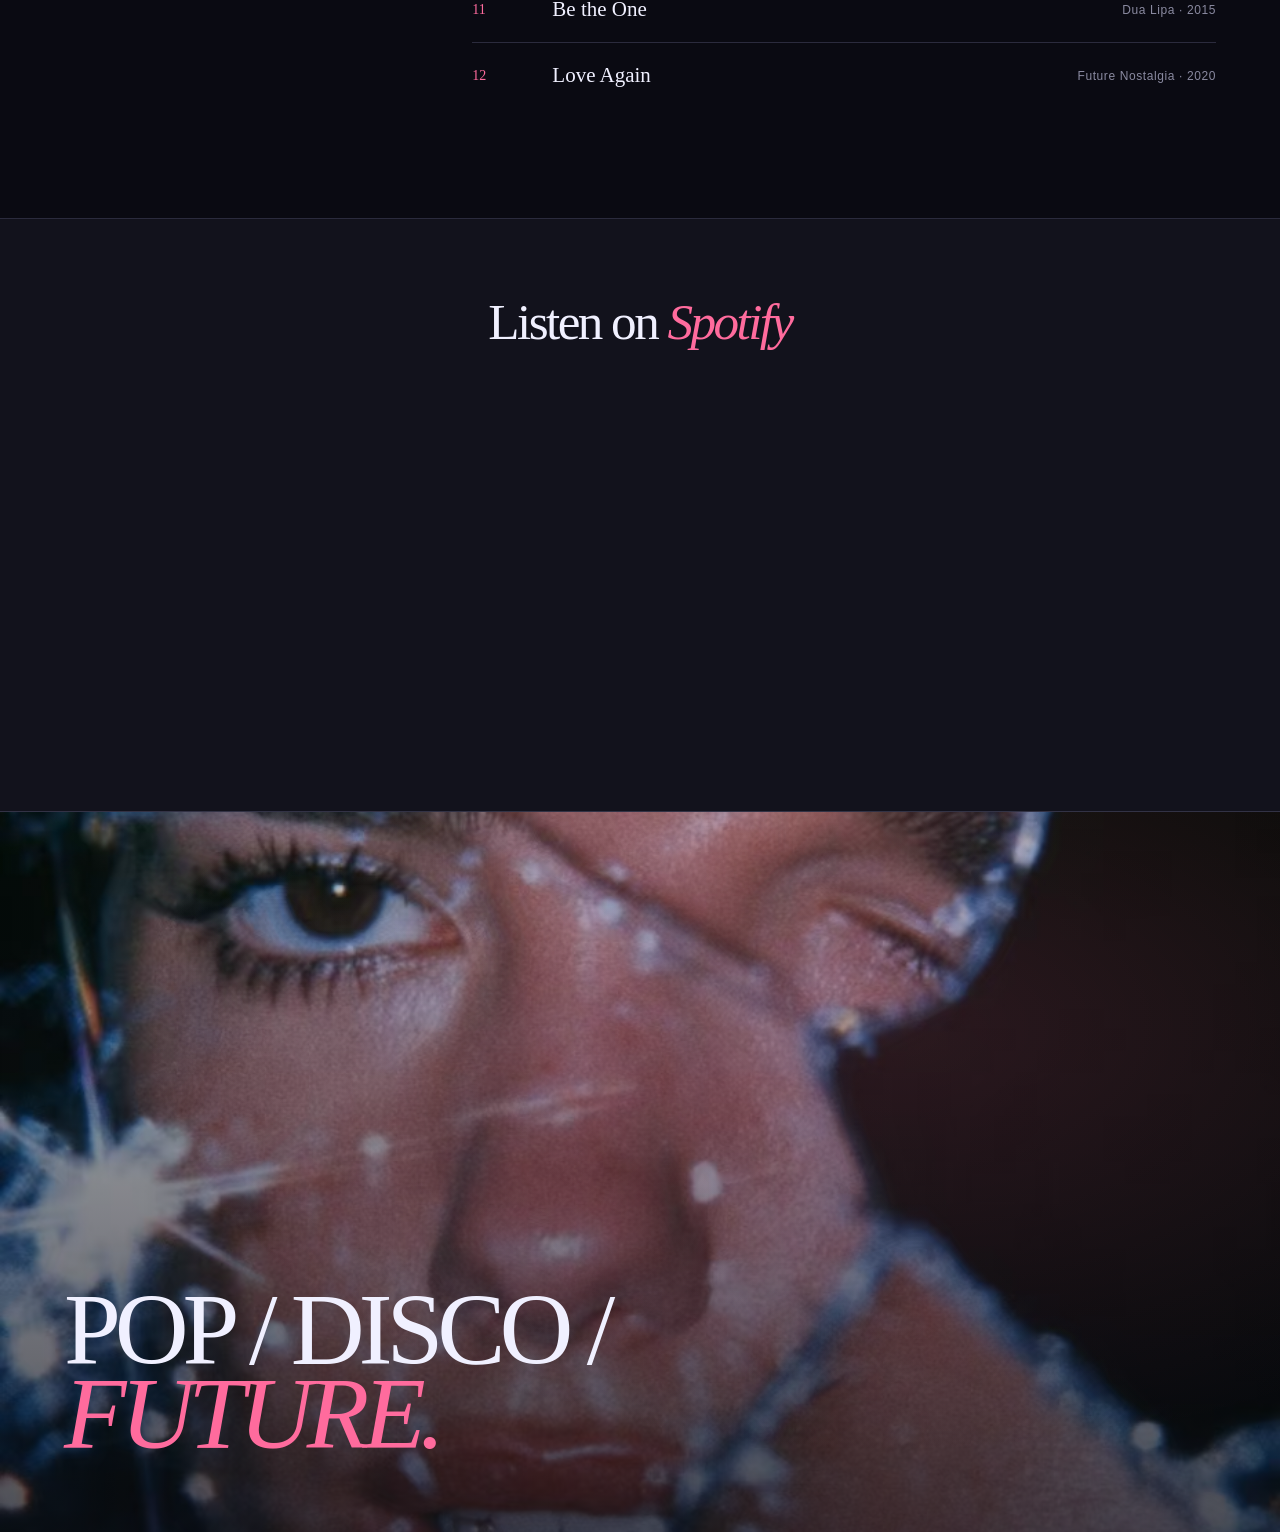
<file: music/dua-lipa/index.html>
<!doctype html>
<html lang="en">
<head>
<meta charset="utf-8">
<meta name="viewport" content="width=device-width,initial-scale=1">
<title>Dua Lipa — Weiyi's Music Space</title>
<style>
:root{--bg:#0a0a12;--bg2:#12121c;--fg:#f0f0ff;--muted:#8a8aa0;--line:rgba(192,192,255,.18);--accent:#c0c0ff;--accent-bright:#e0e0ff;--pink:#ff6b9d;--serif:Georgia,'Times New Roman',serif}
*{box-sizing:border-box}html{scroll-behavior:smooth}body{margin:0;background:var(--bg);color:var(--fg);font-family:Inter,Arial,sans-serif;overflow-x:hidden}
a{color:inherit;text-decoration:none}
.scroll-progress{position:fixed;top:0;left:0;z-index:200;height:2px;width:0;background:linear-gradient(90deg,var(--pink),var(--accent));transition:width .1s linear}
.grain{position:fixed;inset:0;pointer-events:none;z-index:100;opacity:.05;background-image:url("data:image/svg+xml,%3Csvg viewBox='0 0 180 180' xmlns='http://www.w3.org/2000/svg'%3E%3Cfilter id='n'%3E%3CfeTurbulence type='fractalNoise' baseFrequency='.85' numOctaves='4' stitchTiles='stitch'/%3E%3C/filter%3E%3Crect width='100%25' height='100%25' filter='url(%23n)' opacity='.55'/%3E%3C/svg%3E")}
.cursor-glow{position:fixed;z-index:90;left:50%;top:50%;width:320px;height:320px;transform:translate(-50%,-50%);border-radius:50%;background:radial-gradient(circle,rgba(255,107,157,.12),transparent 70%);pointer-events:none;mix-blend-mode:screen;transition:opacity .3s}
header{position:fixed;top:0;left:0;right:0;z-index:150;padding:22px 5vw;display:flex;justify-content:space-between;mix-blend-mode:difference;font-size:12px;letter-spacing:.14em;text-transform:uppercase}
header a{transition:opacity .3s}header a:hover{opacity:.6}
.hero{height:100svh;min-height:720px;position:relative;display:flex;align-items:flex-end;padding:8vw 5vw 6vw;overflow:hidden}
.hero-bg{position:absolute;inset:0;background:linear-gradient(90deg,rgba(10,10,18,.9),rgba(10,10,18,.3) 55%,rgba(10,10,18,.5)),url('live-white.jpg') center/cover no-repeat;animation:heroZoom 20s ease-in-out infinite alternate;transform:scale(1.03)}
@keyframes heroZoom{to{transform:scale(1.12) translate3d(-1.5%,-1%,0)}}
.hero-content{position:relative;z-index:2;max-width:1100px}
.kicker{font-size:11px;letter-spacing:.3em;text-transform:uppercase;color:var(--pink);margin-bottom:22px;animation:fadeUp 1s .2s both}
h1{font:500 clamp(80px,15vw,240px)/.7 var(--serif);letter-spacing:-.08em;margin:0 0 28px;background:linear-gradient(135deg,var(--fg) 0%,var(--pink) 50%,var(--accent) 100%);-webkit-background-clip:text;background-clip:text;-webkit-text-fill-color:transparent;animation:fadeUp 1s .4s both}
.hero-copy{max-width:650px;font:400 clamp(18px,2vw,26px)/1.3 var(--serif);color:#d8d8f0;animation:fadeUp 1s .6s both}
.hero-copy em{color:var(--pink);font-style:italic}
.scroll-hint{margin-top:40px;font-size:11px;letter-spacing:.2em;text-transform:uppercase;color:var(--muted);animation:fadeUp 1s .8s both,bounce 2s 1.8s infinite}
@keyframes fadeUp{from{opacity:0;transform:translateY(40px)}to{opacity:1;transform:none}}
@keyframes bounce{0%,100%{transform:translateY(0)}50%{transform:translateY(8px)}}
.marquee{overflow:hidden;border-top:1px solid var(--line);border-bottom:1px solid var(--line);white-space:nowrap;padding:18px 0;background:var(--bg2)}
.marquee-inner{display:inline-block;font:italic 500 26px/1 var(--serif);color:var(--pink);animation:marquee 30s linear infinite}
.marquee-inner span{margin:0 40px;opacity:.5}
@keyframes marquee{to{transform:translateX(-50%)}}
section{padding:110px 5vw;border-bottom:1px solid var(--line)}
.eyebrow{font-size:11px;letter-spacing:.25em;text-transform:uppercase;color:var(--pink);margin-bottom:20px}
.title{font:500 clamp(48px,7vw,110px)/.85 var(--serif);letter-spacing:-.06em;margin:0 0 50px}
.intro-grid{display:grid;grid-template-columns:1.2fr .8fr;gap:8vw;align-items:end}
.intro-grid p{font:400 clamp(22px,2.8vw,40px)/1.15 var(--serif);margin:0;color:#d8d8f0}
.intro-grid p em{color:var(--pink);font-style:italic}
.meta{display:grid;gap:18px;color:var(--muted);font-size:13px}
.meta div{border-top:1px solid var(--line);padding-top:14px}
.meta strong{color:var(--fg);font-weight:500;display:block;margin-bottom:4px}
.journey{display:grid;gap:0}
.journey-item{display:grid;grid-template-columns:120px 1fr;gap:40px;padding:35px 0;border-top:1px solid var(--line);transition:padding-left .4s,background .4s;position:relative}
.journey-item:hover{padding-left:20px;background:rgba(255,107,157,.03)}
.journey-item:last-child{border-bottom:1px solid var(--line)}
.journey-year{font:500 28px/1 var(--serif);color:var(--pink);align-self:start;padding-top:4px}
.journey-content h3{font:500 24px/1.3 var(--serif);margin:0 0 10px}
.journey-content p{color:var(--muted);font-size:15px;line-height:1.7;margin:0}
.journey-tag{display:inline-block;margin-top:12px;font-size:11px;letter-spacing:.1em;text-transform:uppercase;color:var(--accent-bright);border:1px solid var(--line);padding:4px 12px;border-radius:2px}
.special-section{padding:0;position:relative;background:var(--bg2);overflow:hidden}
.special-hero{min-height:90svh;padding:0;position:relative;display:grid;align-items:end;overflow:hidden}
.special-bg{position:absolute;inset:0;background:url('live-spotlight.jpg') center/cover no-repeat;animation:specialZoom 18s ease-in-out infinite alternate;filter:saturate(.9) contrast(1.05)}
.special-bg:after{content:"";position:absolute;inset:0;background:linear-gradient(90deg,rgba(10,10,18,.9),rgba(10,10,18,.3) 60%),linear-gradient(0deg,var(--bg2) 0%,transparent 45%)}
@keyframes specialZoom{to{transform:scale(1.07) translate3d(1%,0,0)}}
.special-content{position:relative;z-index:2;padding:8vw 5vw;max-width:1000px}
.special-content .eyebrow{color:var(--pink)}
.special-content h2{font:500 clamp(56px,10vw,150px)/.78 var(--serif);letter-spacing:-.07em;margin:15px 0 28px;color:var(--fg)}
.special-content h2 em{font-style:italic;color:var(--pink);display:block;font-size:.55em;letter-spacing:-.04em;margin-top:10px}
.special-content p{max-width:620px;font:400 clamp(18px,2vw,28px)/1.25 var(--serif);color:#c8c8e0}
.stats-bar{display:grid;grid-template-columns:repeat(4,1fr);border-top:1px solid var(--line);border-bottom:1px solid var(--line);background:var(--bg)}
.stat{padding:40px 30px;text-align:center;border-right:1px solid var(--line);transition:background .4s}
.stat:last-child{border-right:0}
.stat:hover{background:rgba(255,107,157,.05)}
.stat-num{font:500 clamp(36px,4vw,56px)/1 var(--serif);color:var(--pink);margin-bottom:8px}
.stat-label{font-size:11px;letter-spacing:.15em;text-transform:uppercase;color:var(--muted)}
.cinema{padding:0;position:relative}
.cinema-head{padding:100px 5vw 35px}
.film-strip{display:flex;gap:18px;overflow-x:auto;scroll-snap-type:x mandatory;padding:0 5vw 90px;scrollbar-width:none}
.film-strip::-webkit-scrollbar{display:none}
.frame{flex:0 0 min(75vw,1000px);height:min(58vw,650px);position:relative;overflow:hidden;scroll-snap-align:center;background:#111;border-radius:2px}
.frame img{width:100%;height:100%;object-fit:cover;transition:transform 1.2s cubic-bezier(.2,.7,.2,1),filter .7s;filter:saturate(.85) contrast(1.02)}
.frame:hover img{transform:scale(1.05);filter:saturate(1.1) contrast(1.05)}
.frame:after{content:"";position:absolute;inset:0;background:linear-gradient(180deg,transparent 55%,rgba(10,10,18,.8))}
.frame-label{position:absolute;z-index:2;left:30px;bottom:28px;font:500 22px var(--serif);color:var(--fg)}
.frame-label span{display:block;font-size:11px;letter-spacing:.2em;text-transform:uppercase;color:var(--pink);margin-bottom:6px}
.album-section{display:grid;grid-template-columns:.8fr 1.2fr;gap:7vw;align-items:center}
.album-cover{position:relative;aspect-ratio:1;overflow:hidden;border-radius:2px;box-shadow:0 30px 80px rgba(0,0,0,.5)}
.album-cover img{width:100%;height:100%;object-fit:cover;transition:transform 1s ease}
.album-cover:hover img{transform:scale(1.04)}
.album-cover:after{content:"";position:absolute;inset:0;background:linear-gradient(135deg,rgba(255,107,157,.1),transparent 50%);pointer-events:none}
.album-info h3{font:500 clamp(40px,5vw,72px)/.9 var(--serif);letter-spacing:-.05em;margin:0 0 15px}
.album-info .album-year{color:var(--pink);font-size:14px;letter-spacing:.2em;text-transform:uppercase;margin-bottom:20px}
.album-info p{color:var(--muted);font-size:16px;line-height:1.8;margin:0 0 25px}
.tracklist-mini{display:grid;gap:0;margin-top:25px}
.track-mini{display:grid;grid-template-columns:40px 1fr auto;gap:15px;padding:13px 0;border-top:1px solid var(--line);font-size:14px;align-items:center;transition:padding-left .3s}
.track-mini:hover{padding-left:10px}
.track-mini .num{color:var(--pink);font:500 14px var(--serif)}
.track-mini .name{color:var(--fg)}
.track-mini .dur{color:var(--muted);font-size:12px}
.essential{display:grid;grid-template-columns:.6fr 1.4fr;gap:7vw}
.tracklist{counter-reset:t}
.track{counter-increment:t;display:grid;grid-template-columns:60px 1fr auto;gap:20px;padding:20px 0;border-top:1px solid var(--line);align-items:center;transition:all .35s;cursor:default}
.track:hover{padding-left:15px;background:rgba(255,107,157,.04)}
.track:before{content:counter(t,decimal-leading-zero);color:var(--pink);font:500 14px var(--serif)}
.track strong{font:500 21px var(--serif);transition:color .3s}
.track:hover strong{color:var(--pink)}
.track span{color:var(--muted);font-size:12px;letter-spacing:.05em}
.spotify-section{padding:80px 5vw;background:var(--bg2)}
.spotify-wrap{max-width:800px;margin:0 auto}
.spotify-wrap h3{font:500 clamp(32px,4vw,56px)/.9 var(--serif);letter-spacing:-.05em;margin:0 0 30px;text-align:center}
.spotify-wrap h3 em{color:var(--pink);font-style:italic}
.footer-img{height:80svh;min-height:550px;position:relative;background:linear-gradient(0deg,rgba(10,10,18,.7),rgba(10,10,18,.2)),url('portrait-glass.jpg') center/cover no-repeat;display:flex;align-items:flex-end;padding:6vw 5vw;overflow:hidden}
.footer-img:after{content:"";position:absolute;inset:0;background:radial-gradient(ellipse at 70% 30%,rgba(255,107,157,.15),transparent 60%)}
.footer-img div{position:relative;z-index:2;font:500 clamp(50px,8vw,130px)/.82 var(--serif);letter-spacing:-.06em;color:var(--fg)}
.footer-img div em{color:var(--pink);font-style:italic}
.visitor-count{position:fixed;bottom:20px;right:20px;z-index:150;font-size:11px;letter-spacing:.15em;text-transform:uppercase;color:var(--muted);background:rgba(10,10,18,.8);backdrop-filter:blur(10px);padding:10px 16px;border-radius:2px;border:1px solid var(--line)}
.visitor-count strong{color:var(--pink);font-weight:500}
.reveal{opacity:0;transform:translateY(40px);transition:1s cubic-bezier(.2,.7,.2,1)}
.reveal.on{opacity:1;transform:none}
.reveal-left{opacity:0;transform:translateX(-40px);transition:1s cubic-bezier(.2,.7,.2,1)}
.reveal-left.on{opacity:1;transform:none}
.reveal-right{opacity:0;transform:translateX(40px);transition:1s cubic-bezier(.2,.7,.2,1)}
.reveal-right.on{opacity:1;transform:none}
.reveal-scale{opacity:0;transform:scale(.95);transition:1.2s cubic-bezier(.2,.7,.2,1)}
.reveal-scale.on{opacity:1;transform:none}
@media(max-width:900px){.intro-grid,.album-section,.essential{grid-template-columns:1fr;gap:50px}.stats-bar{grid-template-columns:1fr 1fr}.stat:nth-child(2){border-right:0}.stat:nth-child(3){border-top:1px solid var(--line)}.frame{flex-basis:88vw;height:62vw}}
@media(max-width:600px){.hero{min-height:640px;padding-bottom:40px}section{padding:70px 20px}.cinema-head{padding:70px 20px 30px}.film-strip{padding:0 20px 70px}.journey-item{grid-template-columns:1fr;gap:12px}.journey-year{font-size:22px}.stats-bar{grid-template-columns:1fr 1fr}.stat{padding:28px 15px}.track{grid-template-columns:45px 1fr}.track span{display:none}.footer-img{min-height:450px}.cursor-glow{display:none}.visitor-count{display:none}}
@media(prefers-reduced-motion:reduce){*,*::before,*::after{animation:none!important;transition:none!important}.cursor-glow{display:none}}
</style>
</head>
<body>
<div class="scroll-progress"></div>
<div class="grain"></div>
<div class="cursor-glow"></div>
<header>
  <a href="../index.html">Weiyi's Music Space</a>
  <span>Artist 05 / Dua Lipa</span>
</header>
<section class="hero">
  <div class="hero-bg"></div>
  <div class="hero-content">
    <div class="kicker">Pop · Disco · Dance</div>
    <h1>Dua Lipa</h1>
    <div class="hero-copy">Future nostalgia. <em>Levitating</em> made the world dance, <em>Future Nostalgia</em> brought disco back — every era a glittering party.</div>
    <div class="scroll-hint">Scroll to enter ↓</div>
  </div>
</section>
<div class="marquee"><div class="marquee-inner">NEW RULES <span>·</span> LEVITATING <span>·</span> DON'T START NOW <span>·</span> PHYSICAL <span>·</span> HOUDINI <span>·</span> TRAINING SEASON <span>·</span> BREAK MY HEART <span>·</span> IDGAF <span>·</span> NEW RULES <span>·</span> LEVITATING <span>·</span> DON'T START NOW <span>·</span> PHYSICAL <span>·</span> HOUDINI <span>·</span> TRAINING SEASON <span>·</span> BREAK MY HEART <span>·</span> IDGAF <span>·</span></div></div>
<section>
  <div class="intro-grid">
    <p class="reveal">From London to the world. Dua Lipa turned disco into pop gold. <em>Future Nostalgia</em> was the pandemic's dance floor. <em>Radical Optimism</em> brought psychedelic pop to the mainstream.</p>
    <div class="meta reveal">
      <div><strong>Selected by</strong>Weiyi Li</div>
      <div><strong>Listening mode</strong>Albums · disco production · dance energy</div>
      <div><strong>Personal focus</strong>Future Nostalgia · Radical Optimism · Levitating</div>
      <div><strong>Why it matters</strong>Disco revival, pop craftsmanship, visual style</div>
    </div>
  </div>
</section>
<section>
  <div class="eyebrow">The journey · 2017—2024</div>
  <h2 class="title reveal">Three albums.<br>Three eras.</h2>
  <div class="journey">
    <div class="journey-item reveal"><div class="journey-year">2017</div><div class="journey-content"><h3>Dua Lipa</h3><p>Self-titled debut. New Rules became a global anthem with its iconic music video. IDGAF and Be the One established her as pop's new voice.</p><span class="journey-tag">Debut era</span></div></div>
    <div class="journey-item reveal"><div class="journey-year">2020</div><div class="journey-content"><h3>Future Nostalgia</h3><p>The album that defined the pandemic. Don't Start Now, Levitating, Physical — a disco-pop masterpiece. Grammy for Best Pop Vocal Album. 6 billion streams and counting.</p><span class="journey-tag">Disco revival</span></div></div>
    <div class="journey-item reveal"><div class="journey-year">2021</div><div class="journey-content"><h3>Future Nostalgia: The Moonlight Edition</h3><p>Deluxe reissue with Cold Heart (Pnau remix) with Elton John. Levitating became the longest-charting song by a female artist on the Hot 100.</p><span class="journey-tag">Record-breaking</span></div></div>
    <div class="journey-item reveal"><div class="journey-year">2023</div><div class="journey-content"><h3>Dance the Night</h3><p>Barbie soundtrack lead single. A disco bop that became the song of the summer. Grammy nomination for Best Song Written for Visual Media.</p><span class="journey-tag">Barbie era</span></div></div>
    <div class="journey-item reveal"><div class="journey-year">2024</div><div class="journey-content"><h3>Radical Optimism</h3><p>Third album. Psychedelic pop meets Britpop. Houdini and Training Season became instant hits. A more mature, confident sound.</p><span class="journey-tag">Psychedelic pop</span></div></div>
  </div>
</section>
<section class="special-section">
  <div class="special-hero">
    <div class="special-bg"></div>
    <div class="special-content reveal">
      <div class="eyebrow">The defining album · 2020</div>
      <h2>Future<br>Nostalgia.<em>The pandemic's dance floor.</em></h2>
      <p>Released weeks into lockdown, Future Nostalgia became the soundtrack to a world stuck at home. Levitating made everyone dance in their living rooms. Don't Start Now became the empowerment anthem of the year.</p>
    </div>
  </div>
  <div class="stats-bar">
    <div class="stat reveal"><div class="stat-num" data-count="6">0</div><div class="stat-label">Billion streams (Levitating)</div></div>
    <div class="stat reveal"><div class="stat-num" data-count="77">0</div><div class="stat-label">Weeks on Hot 100 (Levitating)</div></div>
    <div class="stat reveal"><div class="stat-num" data-count="3">0</div><div class="stat-label">Grammy Awards</div></div>
    <div class="stat reveal"><div class="stat-num">40M+</div><div class="stat-label">Records sold worldwide</div></div>
  </div>
</section>
<section class="cinema">
  <div class="cinema-head"><div class="eyebrow">Live moments</div><h2 class="title reveal">On stage.<br>Unfiltered.</h2></div>
  <div class="film-strip">
    <div class="frame"><img src="live-white.jpg" alt="Dua Lipa live white outfit"><div class="frame-label"><span>Future Nostalgia Tour</span>White crystals, hair flying</div></div>
    <div class="frame"><img src="live-spotlight.jpg" alt="Dua Lipa spotlight"><div class="frame-label"><span>Live · Spotlight</span>Silver dress, single light</div></div>
    <div class="frame"><img src="portrait-white.jpg" alt="Dua Lipa white shirt portrait"><div class="frame-label"><span>Portrait · 2024</span>White shirt, gold jewelry</div></div>
    <div class="frame"><img src="puma-tulips.jpg" alt="Dua Lipa Puma tulips"><div class="frame-label"><span>Puma Campaign</span>Tulips, retro sportswear</div></div>
    <div class="frame"><img src="portrait-glass.jpg" alt="Dua Lipa glass portrait"><div class="frame-label"><span>Radical Optimism</span>Broken glass, multiple faces</div></div>
  </div>
</section>
<section>
  <div class="album-section">
    <div class="album-cover reveal-scale"><img src="portrait-glass.jpg" alt="Radical Optimism"></div>
    <div class="album-info reveal">
      <div class="album-year">Third album · 2024</div>
      <h3>Radical<br>Optimism.</h3>
      <p>Inspired by Britpop and psychedelic pop, Radical Optimism is Dua Lipa's most confident album. Houdini channels Madness. Training Season is a feminist anthem. A record about letting go and dancing through it.</p>
      <div class="tracklist-mini">
        <div class="track-mini"><span class="num">01</span><span class="name">End of an Era</span><span class="dur">3:06</span></div>
        <div class="track-mini"><span class="num">02</span><span class="name">Houdini</span><span class="dur">3:07</span></div>
        <div class="track-mini"><span class="num">03</span><span class="name">Training Season</span><span class="dur">3:25</span></div>
        <div class="track-mini"><span class="num">04</span><span class="name">These Walls</span><span class="dur">3:21</span></div>
        <div class="track-mini"><span class="num">05</span><span class="name">Whatcha Doing</span><span class="dur">2:53</span></div>
        <div class="track-mini"><span class="num">11</span><span class="name">Happy for You</span><span class="dur">3:34</span></div>
      </div>
    </div>
  </div>
</section>
<section>
  <div class="essential">
    <div class="reveal-left">
      <div class="eyebrow">Weiyi's selection</div>
      <h2 class="title" style="font-size:clamp(48px,6.5vw,95px)">Essential<br>Dua Lipa.</h2>
      <p style="color:var(--muted);font-size:15px;line-height:1.8;margin-top:20px;max-width:350px">The songs that define the journey — from New Rules to Radical Optimism.</p>
    </div>
    <div class="tracklist reveal-right">
      <div class="track"><strong>Levitating</strong><span>Future Nostalgia · 2020</span></div>
      <div class="track"><strong>Don't Start Now</strong><span>Future Nostalgia · 2020</span></div>
      <div class="track"><strong>New Rules</strong><span>Dua Lipa · 2017</span></div>
      <div class="track"><strong>Physical</strong><span>Future Nostalgia · 2020</span></div>
      <div class="track"><strong>Houdini</strong><span>Radical Optimism · 2024</span></div>
      <div class="track"><strong>Training Season</strong><span>Radical Optimism · 2024</span></div>
      <div class="track"><strong>Break My Heart</strong><span>Future Nostalgia · 2020</span></div>
      <div class="track"><strong>Dance the Night</strong><span>Barbie OST · 2023</span></div>
      <div class="track"><strong>Cold Heart</strong><span>with Elton John · 2021</span></div>
      <div class="track"><strong>IDGAF</strong><span>Dua Lipa · 2017</span></div>
      <div class="track"><strong>Be the One</strong><span>Dua Lipa · 2015</span></div>
      <div class="track"><strong>Love Again</strong><span>Future Nostalgia · 2020</span></div>
    </div>
  </div>
</section>
<section class="spotify-section">
  <div class="spotify-wrap reveal">
    <h3>Listen on <em>Spotify</em></h3>
    <iframe style="border-radius:12px" src="https://open.spotify.com/embed/artist/6M2wZ9GZgrQXHCFfjv46we?utm_source=generator&theme=0" width="100%" height="352" frameBorder="0" allowfullscreen="" allow="autoplay; clipboard-write; encrypted-media; fullscreen; picture-in-picture" loading="lazy"></iframe>
  </div>
</section>
<div class="footer-img"><div>POP / DISCO /<br><em>FUTURE.</em></div></div>
<div class="visitor-count">Visitors: <strong id="vc">--</strong></div>
<script>
const progressBar=document.querySelector('.scroll-progress');
const updateProgress=()=>{const h=document.documentElement.scrollHeight-innerHeight;progressBar.style.width=h>0?(scrollY/h*100)+'%':'0%'};
addEventListener('scroll',updateProgress,{passive:true});addEventListener('resize',updateProgress);updateProgress();
const glow=document.querySelector('.cursor-glow');
let glowX=innerWidth/2,glowY=innerHeight/2,targetX=glowX,targetY=glowY;
addEventListener('pointermove',e=>{targetX=e.clientX;targetY=e.clientY});
(function animateGlow(){glowX+=(targetX-glowX)*.08;glowY+=(targetY-glowY)*.08;glow.style.left=glowX+'px';glow.style.top=glowY+'px';requestAnimationFrame(animateGlow)})();
const obs=new IntersectionObserver(entries=>{entries.forEach(e=>{if(e.isIntersecting)e.target.classList.add('on')})},{threshold:.12});
document.querySelectorAll('.reveal,.reveal-left,.reveal-right,.reveal-scale').forEach(el=>obs.observe(el));
const countObs=new IntersectionObserver(entries=>{entries.forEach(e=>{if(e.isIntersecting){const el=e.target;const target=parseFloat(el.dataset.count);if(!target)return;const duration=1800,start=performance.now();const step=now=>{const p=Math.min((now-start)/duration,1);const eased=1-Math.pow(1-p,3);el.textContent=Math.round(target*eased);if(p<1)requestAnimationFrame(step)};requestAnimationFrame(step);countObs.unobserve(el)}})},{threshold:.5});
document.querySelectorAll('.stat-num[data-count]').forEach(el=>countObs.observe(el));
addEventListener('mousemove',e=>{const x=(e.clientX/innerWidth-.5)*12;const y=(e.clientY/innerHeight-.5)*8;document.querySelector('.hero-bg').style.transform=`scale(1.03) translate(${x}px,${y}px)`});
const strip=document.querySelector('.film-strip');
let isDown=false,startX,scrollLeft;
strip.addEventListener('mousedown',e=>{isDown=true;startX=e.pageX-strip.offsetLeft;scrollLeft=strip.scrollLeft;strip.style.cursor='grabbing'});
strip.addEventListener('mouseleave',()=>{isDown=false;strip.style.cursor=''});
strip.addEventListener('mouseup',()=>{isDown=false;strip.style.cursor=''});
strip.addEventListener('mousemove',e=>{if(!isDown)return;e.preventDefault();const x=e.pageX-strip.offsetLeft;strip.scrollLeft=scrollLeft-(x-startX)*1.5});
fetch('https://api.countapi.xyz/hit/weiyi-dualipa/visits').then(r=>r.json()).then(d=>{document.getElementById('vc').textContent=d.value}).catch(()=>{document.getElementById('vc').textContent='∞'});
</script>
<script src="../../translate.js" defer></script>
</body>
</html>
</file>
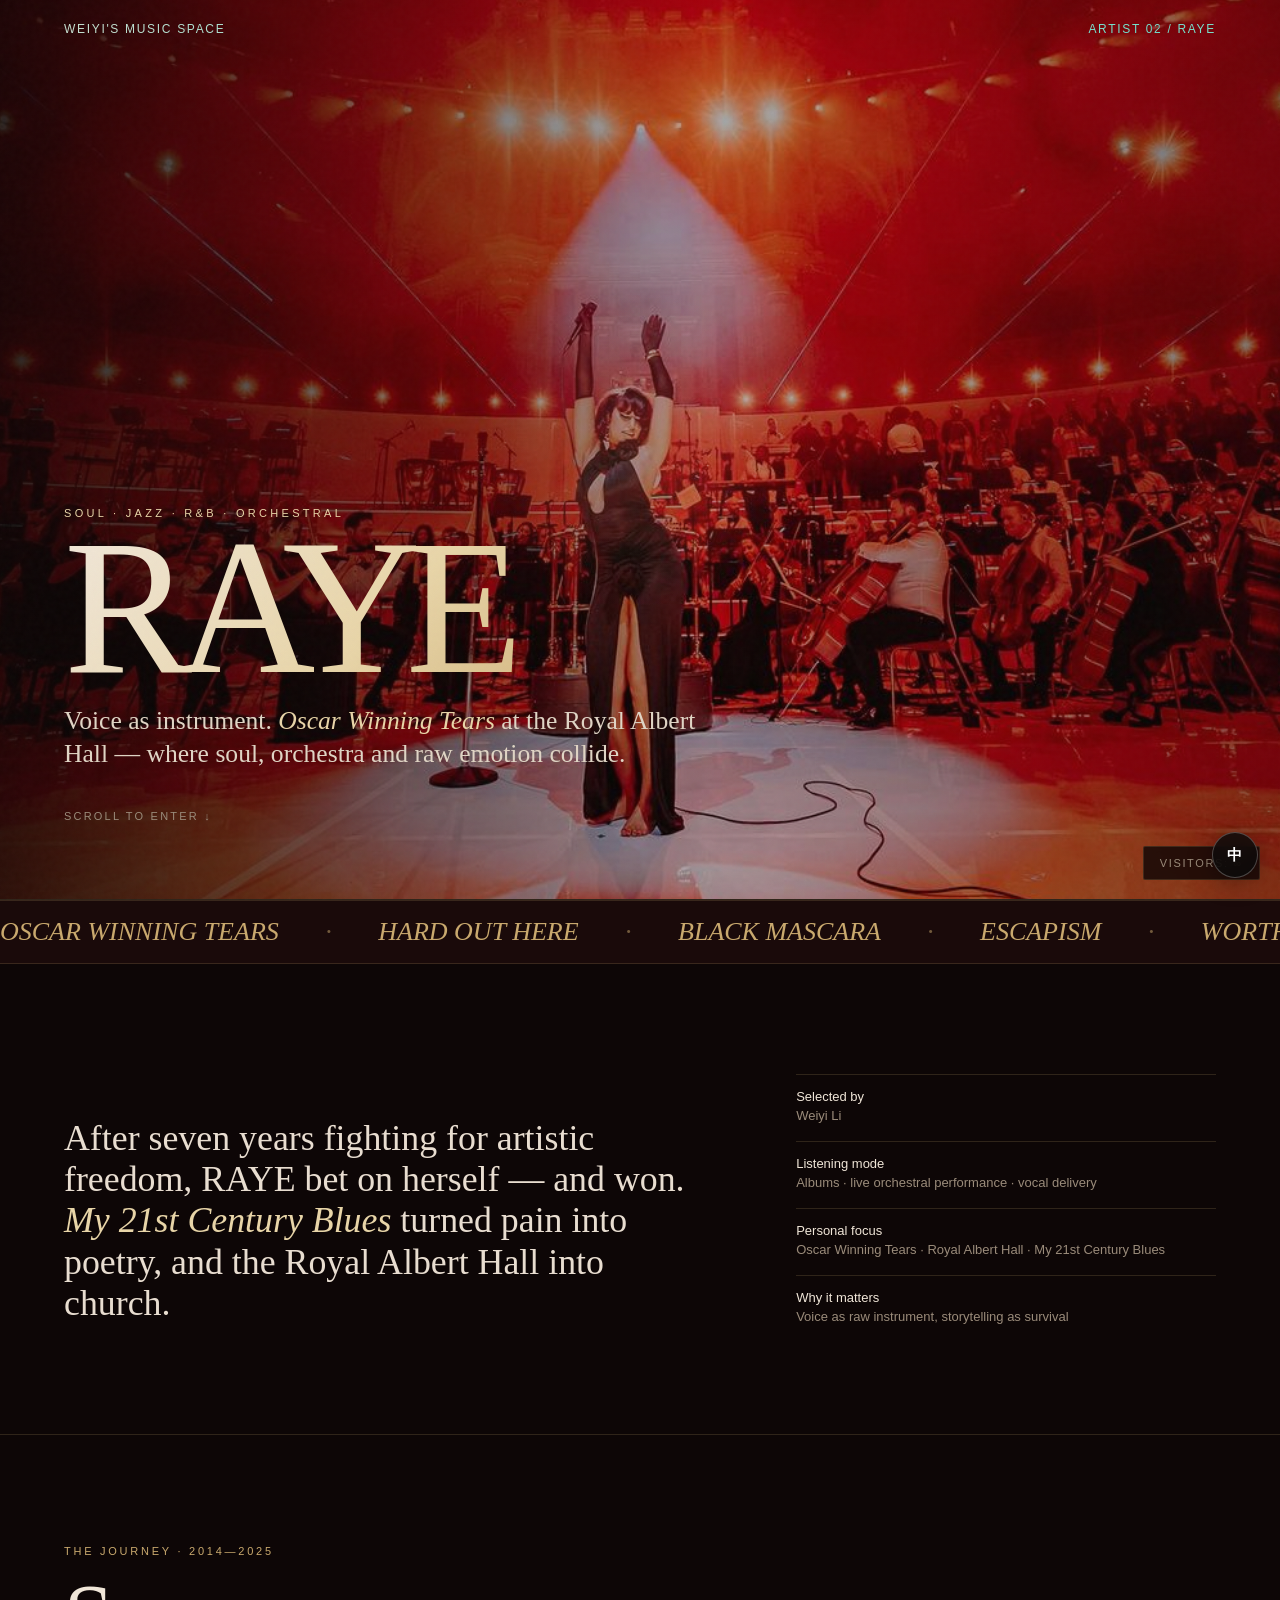
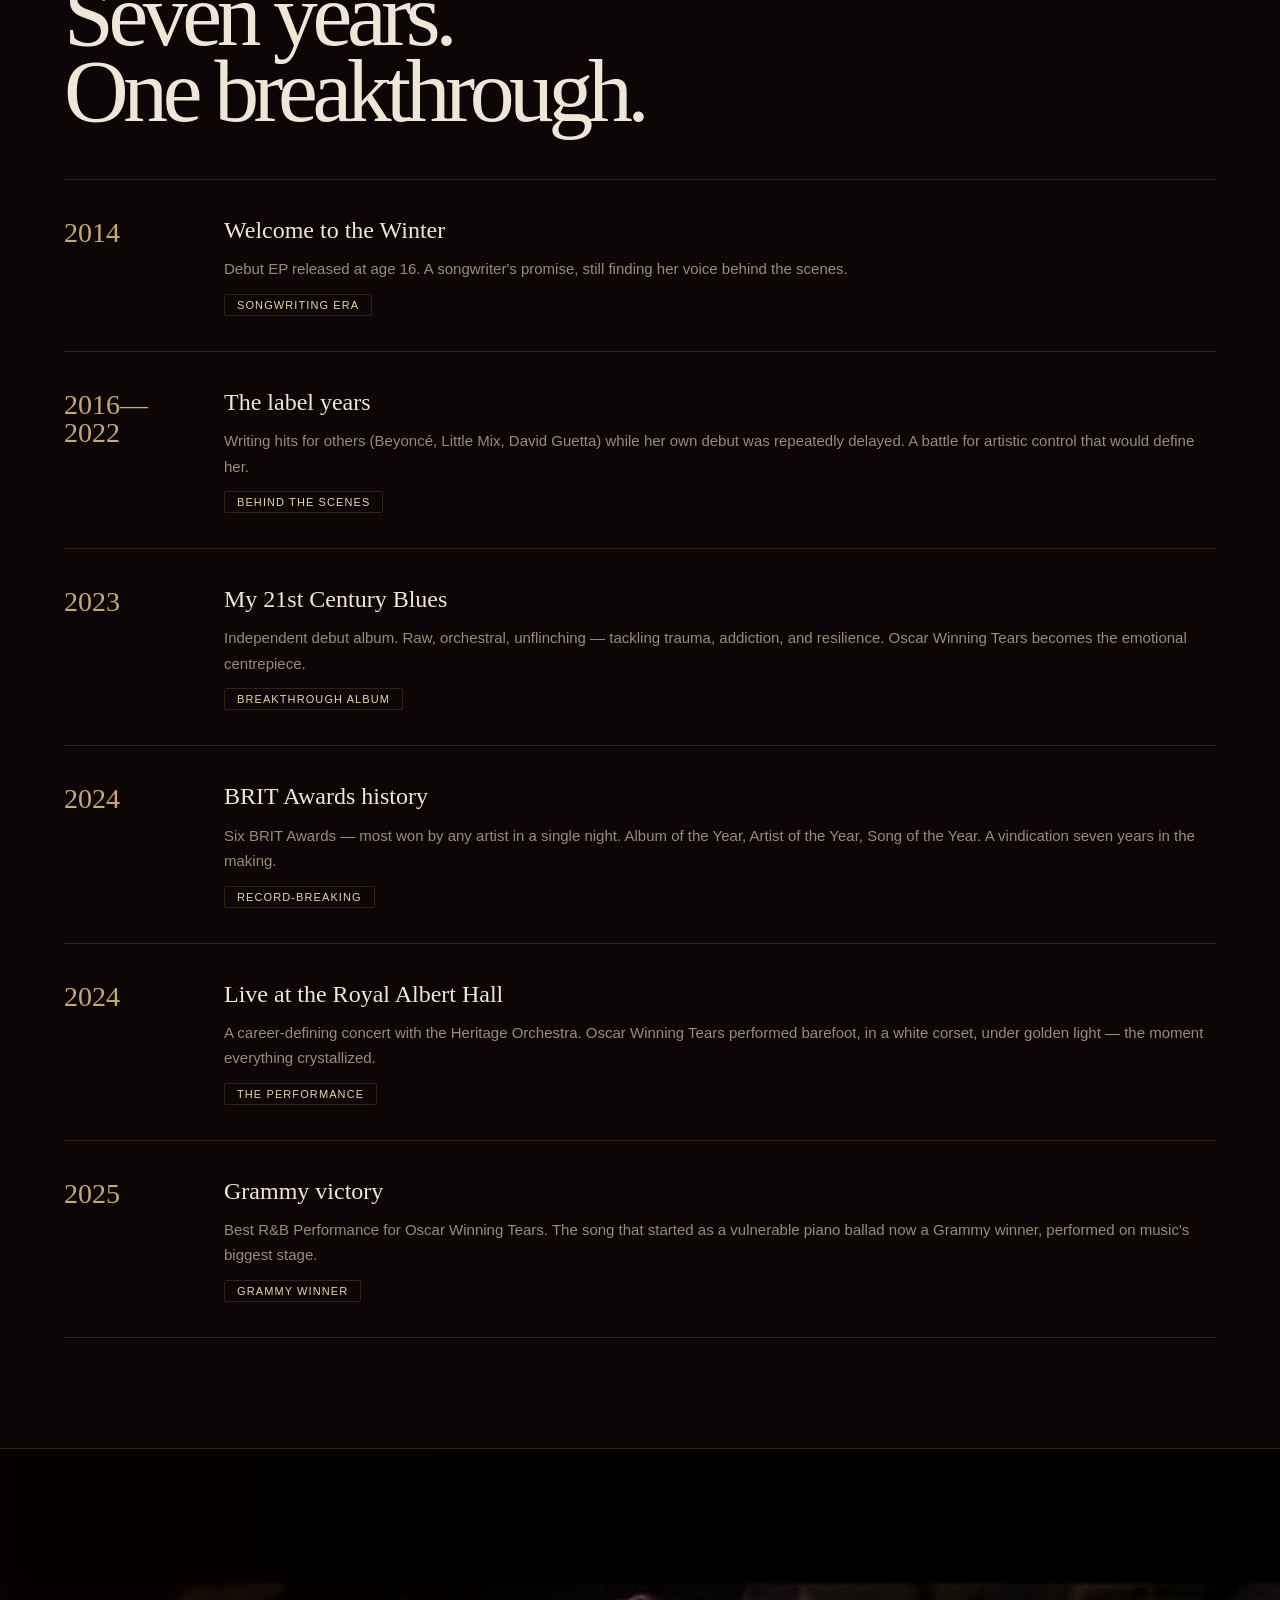
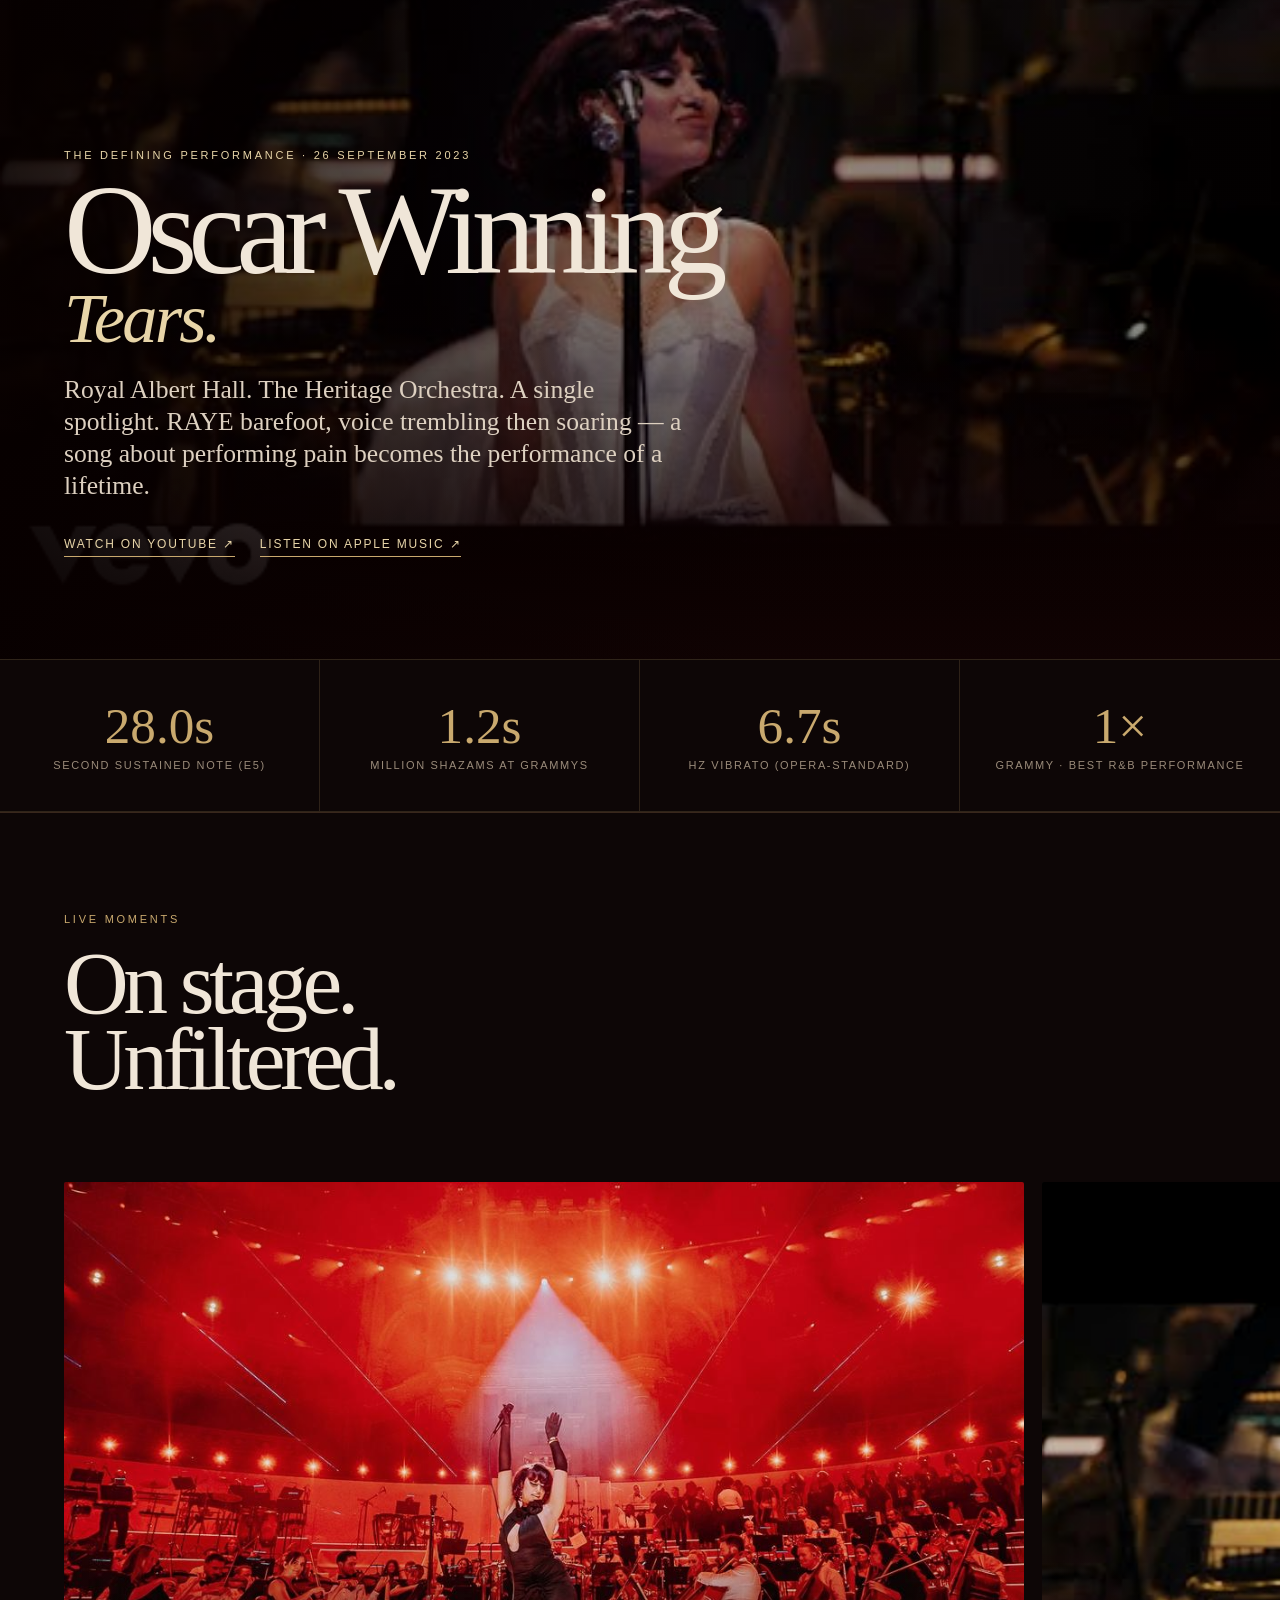
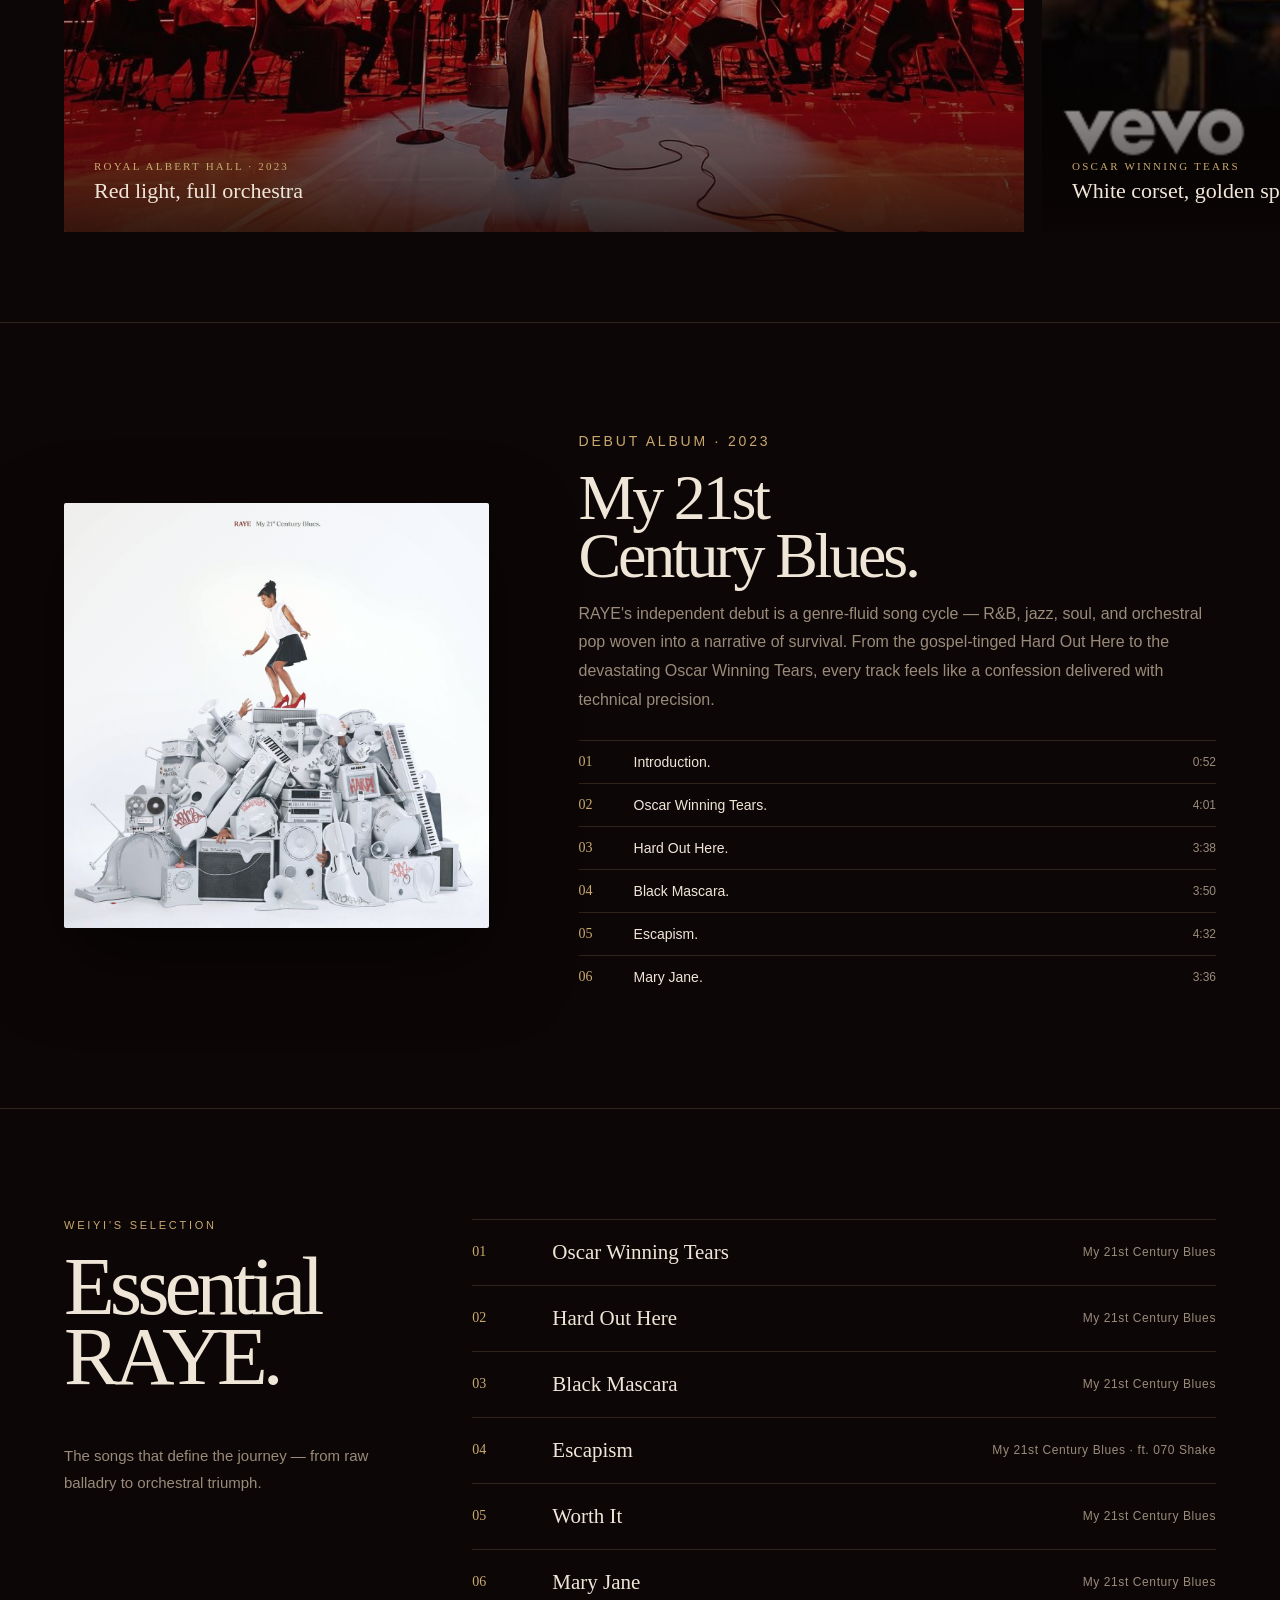
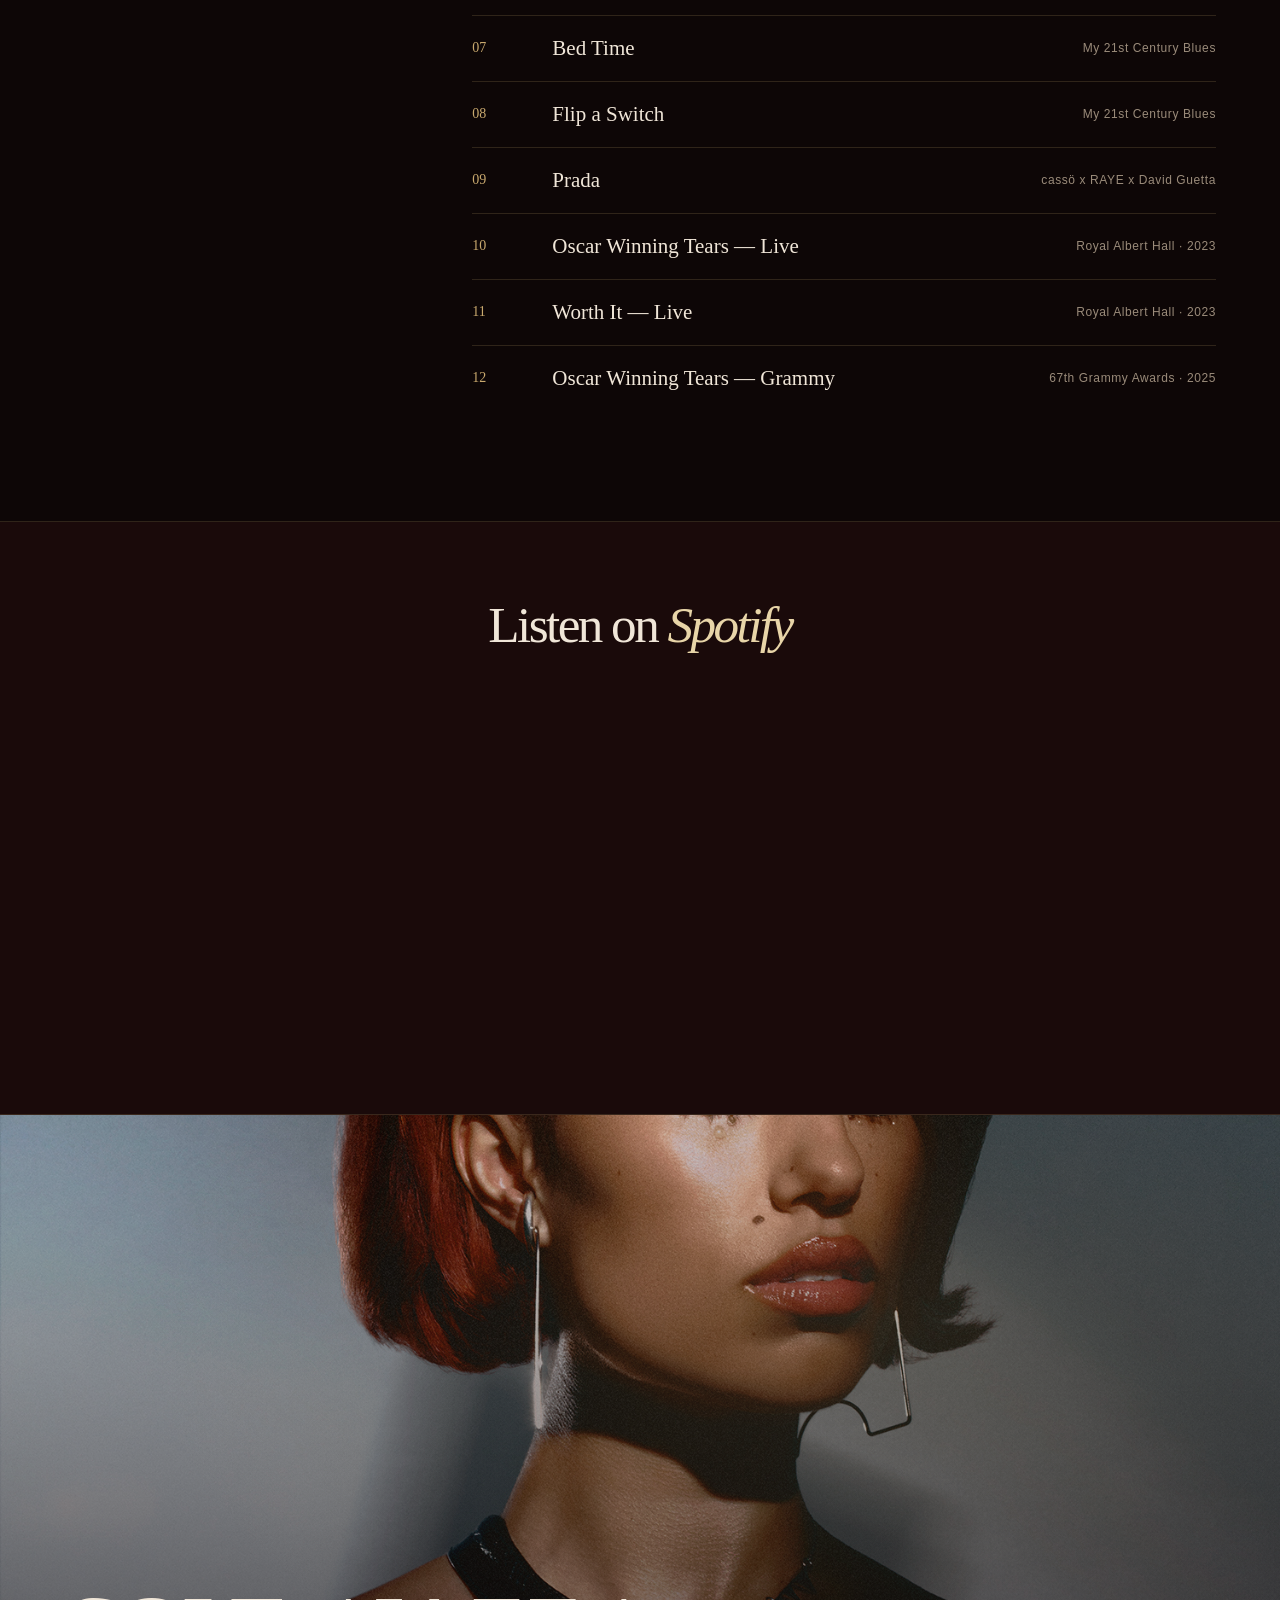
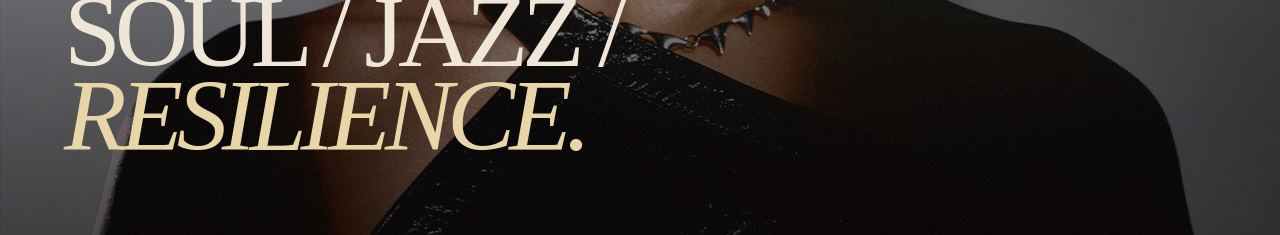
<file: music/raye/index.html>
<!doctype html>
<html lang="en">
<head>
<meta charset="utf-8">
<meta name="viewport" content="width=device-width,initial-scale=1">
<title>RAYE — Weiyi's Music Space</title>
<style>
:root{
  --bg:#0d0606;
  --bg2:#1a0a0a;
  --fg:#f0e6d8;
  --muted:#9a8b7a;
  --line:rgba(201,169,110,.18);
  --gold:#c9a96e;
  --gold-bright:#e8d5a8;
  --wine:#6b1d1d;
  --serif:Georgia,'Times New Roman',serif;
}
*{box-sizing:border-box}
html{scroll-behavior:smooth}
body{
  margin:0;background:var(--bg);color:var(--fg);
  font-family:Inter,Arial,sans-serif;overflow-x:hidden;
}
a{color:inherit;text-decoration:none}

/* 滚动进度条 */
.scroll-progress{
  position:fixed;top:0;left:0;z-index:200;height:2px;
  width:0;background:linear-gradient(90deg,var(--gold),var(--gold-bright));
  transition:width .1s linear;
}

/* 噪点纹理 */
.grain{
  position:fixed;inset:0;pointer-events:none;z-index:100;opacity:.05;
  background-image:url("data:image/svg+xml,%3Csvg viewBox='0 0 180 180' xmlns='http://www.w3.org/2000/svg'%3E%3Cfilter id='n'%3E%3CfeTurbulence type='fractalNoise' baseFrequency='.85' numOctaves='4' stitchTiles='stitch'/%3E%3C/filter%3E%3Crect width='100%25' height='100%25' filter='url(%23n)' opacity='.55'/%3E%3C/svg%3E");
}

/* 光标光晕 */
.cursor-glow{
  position:fixed;z-index:90;left:50%;top:50%;width:320px;height:320px;
  transform:translate(-50%,-50%);border-radius:50%;
  background:radial-gradient(circle,rgba(201,169,110,.12),transparent 70%);
  pointer-events:none;mix-blend-mode:screen;transition:opacity .3s;
}

/* 导航 */
header{
  position:fixed;top:0;left:0;right:0;z-index:150;
  padding:22px 5vw;display:flex;justify-content:space-between;
  mix-blend-mode:difference;font-size:12px;letter-spacing:.14em;text-transform:uppercase;
}
header a{transition:opacity .3s}
header a:hover{opacity:.6}

/* Hero */
.hero{
  height:100svh;min-height:720px;position:relative;
  display:flex;align-items:flex-end;padding:8vw 5vw 6vw;overflow:hidden;
}
.hero-bg{
  position:absolute;inset:0;
  background:linear-gradient(90deg,rgba(13,6,6,.88),rgba(13,6,6,.25) 55%,rgba(13,6,6,.5)),
  url('hero-royal-albert.jpg') center/cover no-repeat;
  animation:heroZoom 20s ease-in-out infinite alternate;
  transform:scale(1.03);
}
@keyframes heroZoom{
  to{transform:scale(1.12) translate3d(-1.5%,-1%,0)}
}
.hero-content{position:relative;z-index:2;max-width:1100px}
.kicker{
  font-size:11px;letter-spacing:.3em;text-transform:uppercase;
  color:var(--gold-bright);margin-bottom:22px;
  animation:fadeUp 1s .2s both;
}
h1{
  font:500 clamp(80px,15vw,240px)/.7 var(--serif);
  letter-spacing:-.08em;margin:0 0 28px;
  background:linear-gradient(135deg,var(--fg) 0%,var(--gold-bright) 50%,var(--gold) 100%);
  -webkit-background-clip:text;background-clip:text;-webkit-text-fill-color:transparent;
  animation:fadeUp 1s .4s both;
}
.hero-copy{
  max-width:650px;font:400 clamp(18px,2vw,26px)/1.3 var(--serif);
  color:#e0d5c5;animation:fadeUp 1s .6s both;
}
.hero-copy em{color:var(--gold-bright);font-style:italic}
.scroll-hint{
  margin-top:40px;font-size:11px;letter-spacing:.2em;text-transform:uppercase;
  color:var(--muted);animation:fadeUp 1s .8s both,bounce 2s 1.8s infinite;
}
@keyframes fadeUp{
  from{opacity:0;transform:translateY(40px)}
  to{opacity:1;transform:none}
}
@keyframes bounce{
  0%,100%{transform:translateY(0)}
  50%{transform:translateY(8px)}
}

/* 跑马灯 */
.marquee{
  overflow:hidden;border-top:1px solid var(--line);border-bottom:1px solid var(--line);
  white-space:nowrap;padding:18px 0;background:var(--bg2);
}
.marquee-inner{
  display:inline-block;font:italic 500 26px/1 var(--serif);
  color:var(--gold);animation:marquee 30s linear infinite;
}
.marquee-inner span{margin:0 40px;opacity:.5}
@keyframes marquee{to{transform:translateX(-50%)}}

/* 通用section */
section{padding:110px 5vw;border-bottom:1px solid var(--line)}
.eyebrow{
  font-size:11px;letter-spacing:.25em;text-transform:uppercase;
  color:var(--gold);margin-bottom:20px;
}
.title{
  font:500 clamp(48px,7vw,110px)/.85 var(--serif);
  letter-spacing:-.06em;margin:0 0 50px;
}

/* 介绍区域 */
.intro-grid{display:grid;grid-template-columns:1.2fr .8fr;gap:8vw;align-items:end}
.intro-grid p{
  font:400 clamp(22px,2.8vw,40px)/1.15 var(--serif);margin:0;
  color:#e8ddd0;
}
.intro-grid p em{color:var(--gold-bright);font-style:italic}
.meta{display:grid;gap:18px;color:var(--muted);font-size:13px}
.meta div{border-top:1px solid var(--line);padding-top:14px}
.meta strong{color:var(--fg);font-weight:500;display:block;margin-bottom:4px}

/* 历程时间线 */
.journey{display:grid;gap:0}
.journey-item{
  display:grid;grid-template-columns:120px 1fr;gap:40px;
  padding:35px 0;border-top:1px solid var(--line);
  transition:padding-left .4s,background .4s;position:relative;
}
.journey-item:hover{padding-left:20px;background:rgba(201,169,110,.03)}
.journey-item:last-child{border-bottom:1px solid var(--line)}
.journey-year{
  font:500 28px/1 var(--serif);color:var(--gold);
  align-self:start;padding-top:4px;
}
.journey-content h3{
  font:500 24px/1.3 var(--serif);margin:0 0 10px;
}
.journey-content p{color:var(--muted);font-size:15px;line-height:1.7;margin:0}
.journey-tag{
  display:inline-block;margin-top:12px;font-size:11px;
  letter-spacing:.1em;text-transform:uppercase;color:var(--gold-bright);
  border:1px solid var(--line);padding:4px 12px;border-radius:2px;
}

/* Oscar Winning Tears 特别区域 */
.oscar-section{
  padding:0;position:relative;background:var(--bg2);overflow:hidden;
}
.oscar-hero{
  min-height:90svh;padding:0;position:relative;
  display:grid;align-items:end;overflow:hidden;
}
.oscar-bg{
  position:absolute;inset:0;
  background:url('live-white-corset.jpg') center/cover no-repeat;
  animation:oscarZoom 18s ease-in-out infinite alternate;
  filter:saturate(.9) contrast(1.05);
}
.oscar-bg:after{
  content:"";position:absolute;inset:0;
  background:linear-gradient(90deg,rgba(13,6,6,.9),rgba(13,6,6,.3) 60%),
  linear-gradient(0deg,var(--bg2) 0%,transparent 45%);
}
@keyframes oscarZoom{to{transform:scale(1.07) translate3d(1%,0,0)}}
.oscar-content{position:relative;z-index:2;padding:8vw 5vw;max-width:1000px}
.oscar-content .eyebrow{color:var(--gold-bright)}
.oscar-content h2{
  font:500 clamp(56px,10vw,150px)/.78 var(--serif);
  letter-spacing:-.07em;margin:15px 0 28px;
  color:var(--fg);
}
.oscar-content h2 em{
  font-style:italic;color:var(--gold-bright);
  display:block;font-size:.55em;letter-spacing:-.04em;margin-top:10px;
}
.oscar-content p{
  max-width:620px;font:400 clamp(18px,2vw,28px)/1.25 var(--serif);
  color:#ddd0c0;
}
.oscar-links{margin-top:35px;display:flex;gap:25px;flex-wrap:wrap}
.oscar-link{
  display:inline-block;border-bottom:1px solid var(--gold);
  padding-bottom:5px;font-size:12px;letter-spacing:.15em;
  text-transform:uppercase;color:var(--gold-bright);transition:color .3s;
}
.oscar-link:hover{color:var(--fg)}

/* 表演数据 */
.stats-bar{
  display:grid;grid-template-columns:repeat(4,1fr);
  border-top:1px solid var(--line);border-bottom:1px solid var(--line);
  background:var(--bg);
}
.stat{
  padding:40px 30px;text-align:center;border-right:1px solid var(--line);
  transition:background .4s;
}
.stat:last-child{border-right:0}
.stat:hover{background:rgba(201,169,110,.05)}
.stat-num{
  font:500 clamp(36px,4vw,56px)/1 var(--serif);color:var(--gold);
  margin-bottom:8px;
}
.stat-label{font-size:11px;letter-spacing:.15em;text-transform:uppercase;color:var(--muted)}

/* 电影胶片区域 */
.cinema{padding:0;position:relative}
.cinema-head{padding:100px 5vw 35px}
.film-strip{
  display:flex;gap:18px;overflow-x:auto;scroll-snap-type:x mandatory;
  padding:0 5vw 90px;scrollbar-width:none;
}
.film-strip::-webkit-scrollbar{display:none}
.frame{
  flex:0 0 min(75vw,1000px);height:min(58vw,650px);
  position:relative;overflow:hidden;scroll-snap-align:center;
  background:#111;border-radius:2px;
}
.frame img{
  width:100%;height:100%;object-fit:cover;
  transition:transform 1.2s cubic-bezier(.2,.7,.2,1),filter .7s;
  filter:saturate(.85) contrast(1.02);
}
.frame:hover img{transform:scale(1.05);filter:saturate(1.1) contrast(1.05)}
.frame:after{
  content:"";position:absolute;inset:0;
  background:linear-gradient(180deg,transparent 55%,rgba(13,6,6,.8));
}
.frame-label{
  position:absolute;z-index:2;left:30px;bottom:28px;
  font:500 22px var(--serif);color:var(--fg);
}
.frame-label span{display:block;font-size:11px;letter-spacing:.2em;text-transform:uppercase;color:var(--gold);margin-bottom:6px}

/* 专辑区域 */
.album-section{display:grid;grid-template-columns:.8fr 1.2fr;gap:7vw;align-items:center}
.album-cover{
  position:relative;aspect-ratio:1;overflow:hidden;border-radius:2px;
  box-shadow:0 30px 80px rgba(0,0,0,.5);
}
.album-cover img{width:100%;height:100%;object-fit:cover;transition:transform 1s ease}
.album-cover:hover img{transform:scale(1.04)}
.album-cover:after{
  content:"";position:absolute;inset:0;
  background:linear-gradient(135deg,rgba(201,169,110,.1),transparent 50%);
  pointer-events:none;
}
.album-info h3{
  font:500 clamp(40px,5vw,72px)/.9 var(--serif);
  letter-spacing:-.05em;margin:0 0 15px;
}
.album-info .album-year{color:var(--gold);font-size:14px;letter-spacing:.2em;text-transform:uppercase;margin-bottom:20px}
.album-info p{color:var(--muted);font-size:16px;line-height:1.8;margin:0 0 25px}
.tracklist-mini{display:grid;gap:0;margin-top:25px}
.track-mini{
  display:grid;grid-template-columns:40px 1fr auto;gap:15px;
  padding:13px 0;border-top:1px solid var(--line);
  font-size:14px;align-items:center;transition:padding-left .3s;
}
.track-mini:hover{padding-left:10px}
.track-mini .num{color:var(--gold);font:500 14px var(--serif)}
.track-mini .name{color:var(--fg)}
.track-mini .dur{color:var(--muted);font-size:12px}

/* 精选曲目 */
.essential{display:grid;grid-template-columns:.6fr 1.4fr;gap:7vw}
.tracklist{counter-reset:t}
.track{
  counter-increment:t;display:grid;grid-template-columns:60px 1fr auto;
  gap:20px;padding:20px 0;border-top:1px solid var(--line);
  align-items:center;transition:all .35s;cursor:default;
}
.track:hover{padding-left:15px;background:rgba(201,169,110,.04)}
.track:before{
  content:counter(t,decimal-leading-zero);
  color:var(--gold);font:500 14px var(--serif);
}
.track strong{font:500 21px var(--serif);transition:color .3s}
.track:hover strong{color:var(--gold-bright)}
.track span{color:var(--muted);font-size:12px;letter-spacing:.05em}

/* 页脚大图 */
.footer-img{
  height:80svh;min-height:550px;position:relative;
  background:linear-gradient(0deg,rgba(13,6,6,.7),rgba(13,6,6,.2)),
  url('portrait-red.jpg') center/cover no-repeat;
  display:flex;align-items:flex-end;padding:6vw 5vw;overflow:hidden;
}
.footer-img:after{
  content:"";position:absolute;inset:0;
  background:radial-gradient(ellipse at 70% 30%,rgba(201,169,110,.15),transparent 60%);
}
.footer-img div{
  position:relative;z-index:2;
  font:500 clamp(50px,8vw,130px)/.82 var(--serif);
  letter-spacing:-.06em;color:var(--fg);
}
.footer-img div em{color:var(--gold-bright);font-style:italic}

/* 滚动渐入 */
.reveal{opacity:0;transform:translateY(40px);transition:1s cubic-bezier(.2,.7,.2,1)}
.reveal.on{opacity:1;transform:none}
.reveal-left{opacity:0;transform:translateX(-40px);transition:1s cubic-bezier(.2,.7,.2,1)}
.reveal-left.on{opacity:1;transform:none}
.reveal-right{opacity:0;transform:translateX(40px);transition:1s cubic-bezier(.2,.7,.2,1)}
.reveal-right.on{opacity:1;transform:none}
.reveal-scale{opacity:0;transform:scale(.95);transition:1.2s cubic-bezier(.2,.7,.2,1)}
.reveal-scale.on{opacity:1;transform:none}

/* 响应式 */
@media(max-width:900px){
  .intro-grid,.album-section,.essential{grid-template-columns:1fr;gap:50px}
  .stats-bar{grid-template-columns:1fr 1fr}
  .stat:nth-child(2){border-right:0}
  .stat:nth-child(3){border-top:1px solid var(--line)}
  .frame{flex-basis:88vw;height:62vw}
  .album-cover{max-width:400px}
}
@media(max-width:600px){
  .hero{min-height:640px;padding-bottom:40px}
  section{padding:70px 20px}
  .cinema-head{padding:70px 20px 30px}
  .film-strip{padding:0 20px 70px}
  .journey-item{grid-template-columns:1fr;gap:12px}
  .journey-year{font-size:22px}
  .stats-bar{grid-template-columns:1fr 1fr}
  .stat{padding:28px 15px}
  .track{grid-template-columns:45px 1fr}
  .track span{display:none}
  .footer-img{min-height:450px}
  .cursor-glow{display:none}
}
@media(prefers-reduced-motion:reduce){
  *,*::before,*::after{animation:none!important;transition:none!important}
  .cursor-glow{display:none}
}

.spotify-section{padding:80px 5vw;background:var(--bg2)}.spotify-wrap{max-width:800px;margin:0 auto}.spotify-wrap h3{font:500 clamp(32px,4vw,56px)/.9 var(--serif);letter-spacing:-.05em;margin:0 0 30px;text-align:center}.spotify-wrap h3 em{color:var(--gold-bright);font-style:italic}.visitor-count{position:fixed;bottom:20px;right:20px;z-index:150;font-size:11px;letter-spacing:.15em;text-transform:uppercase;color:var(--muted);background:rgba(13,6,6,.8);backdrop-filter:blur(10px);padding:10px 16px;border-radius:2px;border:1px solid var(--line)}.visitor-count strong{color:var(--gold);font-weight:500}@media(max-width:600px){.visitor-count{display:none}}
</style>
</head>
<body>
<div class="scroll-progress"></div>
<div class="grain"></div>
<div class="cursor-glow"></div>

<header>
  <a href="../index.html">Weiyi's Music Space</a>
  <span>Artist 02 / RAYE</span>
</header>

<!-- Hero -->
<section class="hero">
  <div class="hero-bg"></div>
  <div class="hero-content">
    <div class="kicker">Soul · Jazz · R&amp;B · Orchestral</div>
    <h1>RAYE</h1>
    <div class="hero-copy">
      Voice as instrument. <em>Oscar Winning Tears</em> at the Royal Albert Hall — where soul, orchestra and raw emotion collide.
    </div>
    <div class="scroll-hint">Scroll to enter ↓</div>
  </div>
</section>

<!-- 跑马灯 -->
<div class="marquee"><div class="marquee-inner">
  OSCAR WINNING TEARS <span>·</span> HARD OUT HERE <span>·</span> BLACK MASCARA <span>·</span> ESCAPISM <span>·</span> WORTH IT <span>·</span> MY 21ST CENTURY BLUES <span>·</span> PRADA <span>·</span> BED TIME <span>·</span> FLIP A SWITCH <span>·</span>
  OSCAR WINNING TEARS <span>·</span> HARD OUT HERE <span>·</span> BLACK MASCARA <span>·</span> ESCAPISM <span>·</span> WORTH IT <span>·</span> MY 21ST CENTURY BLUES <span>·</span> PRADA <span>·</span> BED TIME <span>·</span> FLIP A SWITCH <span>·</span>
</div></div>

<!-- 介绍 -->
<section>
  <div class="intro-grid">
    <p class="reveal">
      After seven years fighting for artistic freedom, RAYE bet on herself — and won. <em>My 21st Century Blues</em> turned pain into poetry, and the Royal Albert Hall into church.
    </p>
    <div class="meta reveal">
      <div><strong>Selected by</strong>Weiyi Li</div>
      <div><strong>Listening mode</strong>Albums · live orchestral performance · vocal delivery</div>
      <div><strong>Personal focus</strong>Oscar Winning Tears · Royal Albert Hall · My 21st Century Blues</div>
      <div><strong>Why it matters</strong>Voice as raw instrument, storytelling as survival</div>
    </div>
  </div>
</section>

<!-- 历程 -->
<section>
  <div class="eyebrow">The journey · 2014—2025</div>
  <h2 class="title reveal">Seven years.<br>One breakthrough.</h2>
  <div class="journey">
    <div class="journey-item reveal">
      <div class="journey-year">2014</div>
      <div class="journey-content">
        <h3>Welcome to the Winter</h3>
        <p>Debut EP released at age 16. A songwriter's promise, still finding her voice behind the scenes.</p>
        <span class="journey-tag">Songwriting era</span>
      </div>
    </div>
    <div class="journey-item reveal">
      <div class="journey-year">2016—2022</div>
      <div class="journey-content">
        <h3>The label years</h3>
        <p>Writing hits for others (Beyoncé, Little Mix, David Guetta) while her own debut was repeatedly delayed. A battle for artistic control that would define her.</p>
        <span class="journey-tag">Behind the scenes</span>
      </div>
    </div>
    <div class="journey-item reveal">
      <div class="journey-year">2023</div>
      <div class="journey-content">
        <h3>My 21st Century Blues</h3>
        <p>Independent debut album. Raw, orchestral, unflinching — tackling trauma, addiction, and resilience. Oscar Winning Tears becomes the emotional centrepiece.</p>
        <span class="journey-tag">Breakthrough album</span>
      </div>
    </div>
    <div class="journey-item reveal">
      <div class="journey-year">2024</div>
      <div class="journey-content">
        <h3>BRIT Awards history</h3>
        <p>Six BRIT Awards — most won by any artist in a single night. Album of the Year, Artist of the Year, Song of the Year. A vindication seven years in the making.</p>
        <span class="journey-tag">Record-breaking</span>
      </div>
    </div>
    <div class="journey-item reveal">
      <div class="journey-year">2024</div>
      <div class="journey-content">
        <h3>Live at the Royal Albert Hall</h3>
        <p>A career-defining concert with the Heritage Orchestra. Oscar Winning Tears performed barefoot, in a white corset, under golden light — the moment everything crystallized.</p>
        <span class="journey-tag">The performance</span>
      </div>
    </div>
    <div class="journey-item reveal">
      <div class="journey-year">2025</div>
      <div class="journey-content">
        <h3>Grammy victory</h3>
        <p>Best R&B Performance for Oscar Winning Tears. The song that started as a vulnerable piano ballad now a Grammy winner, performed on music's biggest stage.</p>
        <span class="journey-tag">Grammy winner</span>
      </div>
    </div>
  </div>
</section>

<!-- Oscar Winning Tears 特别区域 -->
<section class="oscar-section">
  <div class="oscar-hero">
    <div class="oscar-bg"></div>
    <div class="oscar-content reveal">
      <div class="eyebrow">The defining performance · 26 September 2023</div>
      <h2>Oscar Winning<em>Tears.</em></h2>
      <p>Royal Albert Hall. The Heritage Orchestra. A single spotlight. RAYE barefoot, voice trembling then soaring — a song about performing pain becomes the performance of a lifetime.</p>
      <div class="oscar-links">
        <a class="oscar-link" target="_blank" href="https://www.youtube.com/results?search_query=raye+oscar+winning+tears+royal+albert+hall">Watch on YouTube ↗</a>
        <a class="oscar-link" target="_blank" href="https://music.apple.com/us/album/oscar-winning-tears-live-at-the-royal-albert-hall/1731501830">Listen on Apple Music ↗</a>
      </div>
    </div>
  </div>

  <!-- 数据条 -->
  <div class="stats-bar">
    <div class="stat reveal">
      <div class="stat-num" data-count="28.4">0</div>
      <div class="stat-label">Second sustained note (E5)</div>
    </div>
    <div class="stat reveal">
      <div class="stat-num" data-count="1.2">0</div>
      <div class="stat-label">Million Shazams at Grammys</div>
    </div>
    <div class="stat reveal">
      <div class="stat-num" data-count="6.8">0</div>
      <div class="stat-label">Hz vibrato (opera-standard)</div>
    </div>
    <div class="stat reveal">
      <div class="stat-num">1×</div>
      <div class="stat-label">Grammy · Best R&B Performance</div>
    </div>
  </div>
</section>

<!-- 电影胶片 -->
<section class="cinema">
  <div class="cinema-head">
    <div class="eyebrow">Live moments</div>
    <h2 class="title reveal">On stage.<br>Unfiltered.</h2>
  </div>
  <div class="film-strip">
    <div class="frame">
      <img src="hero-royal-albert.jpg" alt="RAYE at Royal Albert Hall">
      <div class="frame-label"><span>Royal Albert Hall · 2023</span>Red light, full orchestra</div>
    </div>
    <div class="frame">
      <img src="live-white-corset.jpg" alt="RAYE white corset performance">
      <div class="frame-label"><span>Oscar Winning Tears</span>White corset, golden spotlight</div>
    </div>
    <div class="frame">
      <img src="live-grammy.jpg" alt="RAYE at the Grammys">
      <div class="frame-label"><span>Grammy Awards · 2025</span>Black sequins, brass band</div>
    </div>
    <div class="frame">
      <img src="live-audience.jpg" alt="RAYE performance audience view">
      <div class="frame-label"><span>Audience perspective</span>Among the strings</div>
    </div>
    <div class="frame">
      <img src="poster-blue.jpg" alt="RAYE Royal Albert Hall poster">
      <div class="frame-label"><span>Concert film</span>My 21st Century Symphony</div>
    </div>
  </div>
</section>

<!-- 专辑 -->
<section>
  <div class="album-section">
    <div class="album-cover reveal-scale">
      <img src="album-cover.jpg" alt="My 21st Century Blues album cover">
    </div>
    <div class="album-info reveal">
      <div class="album-year">Debut album · 2023</div>
      <h3>My 21st<br>Century Blues.</h3>
      <p>RAYE's independent debut is a genre-fluid song cycle — R&B, jazz, soul, and orchestral pop woven into a narrative of survival. From the gospel-tinged Hard Out Here to the devastating Oscar Winning Tears, every track feels like a confession delivered with technical precision.</p>
      <div class="tracklist-mini">
        <div class="track-mini"><span class="num">01</span><span class="name">Introduction.</span><span class="dur">0:52</span></div>
        <div class="track-mini"><span class="num">02</span><span class="name">Oscar Winning Tears.</span><span class="dur">4:01</span></div>
        <div class="track-mini"><span class="num">03</span><span class="name">Hard Out Here.</span><span class="dur">3:38</span></div>
        <div class="track-mini"><span class="num">04</span><span class="name">Black Mascara.</span><span class="dur">3:50</span></div>
        <div class="track-mini"><span class="num">05</span><span class="name">Escapism.</span><span class="dur">4:32</span></div>
        <div class="track-mini"><span class="num">06</span><span class="name">Mary Jane.</span><span class="dur">3:36</span></div>
      </div>
    </div>
  </div>
</section>

<!-- 精选曲目 -->
<section>
  <div class="essential">
    <div class="reveal-left">
      <div class="eyebrow">Weiyi's selection</div>
      <h2 class="title" style="font-size:clamp(48px,6.5vw,95px)">Essential<br>RAYE.</h2>
      <p style="color:var(--muted);font-size:15px;line-height:1.8;margin-top:20px;max-width:350px">The songs that define the journey — from raw balladry to orchestral triumph.</p>
    </div>
    <div class="tracklist reveal-right">
      <div class="track"><strong>Oscar Winning Tears</strong><span>My 21st Century Blues</span></div>
      <div class="track"><strong>Hard Out Here</strong><span>My 21st Century Blues</span></div>
      <div class="track"><strong>Black Mascara</strong><span>My 21st Century Blues</span></div>
      <div class="track"><strong>Escapism</strong><span>My 21st Century Blues · ft. 070 Shake</span></div>
      <div class="track"><strong>Worth It</strong><span>My 21st Century Blues</span></div>
      <div class="track"><strong>Mary Jane</strong><span>My 21st Century Blues</span></div>
      <div class="track"><strong>Bed Time</strong><span>My 21st Century Blues</span></div>
      <div class="track"><strong>Flip a Switch</strong><span>My 21st Century Blues</span></div>
      <div class="track"><strong>Prada</strong><span>cassö x RAYE x David Guetta</span></div>
      <div class="track"><strong>Oscar Winning Tears — Live</strong><span>Royal Albert Hall · 2023</span></div>
      <div class="track"><strong>Worth It — Live</strong><span>Royal Albert Hall · 2023</span></div>
      <div class="track"><strong>Oscar Winning Tears — Grammy</strong><span>67th Grammy Awards · 2025</span></div>
    </div>
  </div>
</section>

<!-- 页脚 -->

<section class="spotify-section"><div class="spotify-wrap reveal"><h3>Listen on <em>Spotify</em></h3><iframe style="border-radius:12px" src="https://open.spotify.com/embed/artist/1I7SIiJUCa6O3jYNAKD6nQ?utm_source=generator&theme=0" width="100%" height="352" frameBorder="0" allowfullscreen="" allow="autoplay; clipboard-write; encrypted-media; fullscreen; picture-in-picture" loading="lazy"></iframe></div></section>
<div class="footer-img">
  <div>SOUL / JAZZ /<br><em>RESILIENCE.</em></div>
</div>

<script>
// 滚动进度条
const progressBar = document.querySelector('.scroll-progress');
const updateProgress = () => {
  const h = document.documentElement.scrollHeight - innerHeight;
  progressBar.style.width = h > 0 ? (scrollY / h * 100) + '%' : '0%';
};
addEventListener('scroll', updateProgress, {passive:true});
addEventListener('resize', updateProgress);
updateProgress();

// 光标光晕
const glow = document.querySelector('.cursor-glow');
let glowX = innerWidth/2, glowY = innerHeight/2, targetX = glowX, targetY = glowY;
addEventListener('pointermove', e => { targetX = e.clientX; targetY = e.clientY; });
(function animateGlow(){
  glowX += (targetX - glowX) * .08;
  glowY += (targetY - glowY) * .08;
  glow.style.left = glowX + 'px';
  glow.style.top = glowY + 'px';
  requestAnimationFrame(animateGlow);
})();

// 滚动渐入
const obs = new IntersectionObserver(entries => {
  entries.forEach(e => { if(e.isIntersecting) e.target.classList.add('on'); });
}, {threshold:.12});
document.querySelectorAll('.reveal,.reveal-left,.reveal-right,.reveal-scale').forEach(el => obs.observe(el));

// 数字计数动画
const countObs = new IntersectionObserver(entries => {
  entries.forEach(e => {
    if(e.isIntersecting){
      const el = e.target;
      const target = parseFloat(el.dataset.count);
      if(!target) return;
      const duration = 1800, start = performance.now();
      const step = now => {
        const p = Math.min((now - start) / duration, 1);
        const eased = 1 - Math.pow(1 - p, 3);
        el.textContent = (target * eased).toFixed(target % 1 ? 1 : 0) + (target % 1 ? 's' : 'M');
        if(p < 1) requestAnimationFrame(step);
      };
      requestAnimationFrame(step);
      countObs.unobserve(el);
    }
  });
}, {threshold:.5});
document.querySelectorAll('.stat-num[data-count]').forEach(el => countObs.observe(el));

// Hero视差
addEventListener('mousemove', e => {
  const x = (e.clientX / innerWidth - .5) * 12;
  const y = (e.clientY / innerHeight - .5) * 8;
  document.querySelector('.hero-bg').style.transform =
    `scale(1.03) translate(${x}px,${y}px)`;
});

// 电影胶片拖拽滚动
const strip = document.querySelector('.film-strip');
let isDown = false, startX, scrollLeft;
strip.addEventListener('mousedown', e => {
  isDown = true; startX = e.pageX - strip.offsetLeft;
  scrollLeft = strip.scrollLeft; strip.style.cursor = 'grabbing';
});
strip.addEventListener('mouseleave', () => { isDown = false; strip.style.cursor = ''; });
strip.addEventListener('mouseup', () => { isDown = false; strip.style.cursor = ''; });
strip.addEventListener('mousemove', e => {
  if(!isDown) return;
  e.preventDefault();
  const x = e.pageX - strip.offsetLeft;
  strip.scrollLeft = scrollLeft - (x - startX) * 1.5;
});

fetch('https://api.countapi.xyz/hit/weiyi-raye/visits').then(r=>r.json()).then(d=>{document.getElementById('vc').textContent=d.value}).catch(()=>{document.getElementById('vc').textContent='∞'});
</script>

<div class="visitor-count">Visitors: <strong id="vc">--</strong></div>
<script src="../../translate.js" defer></script>
</body>
</html>
</file>
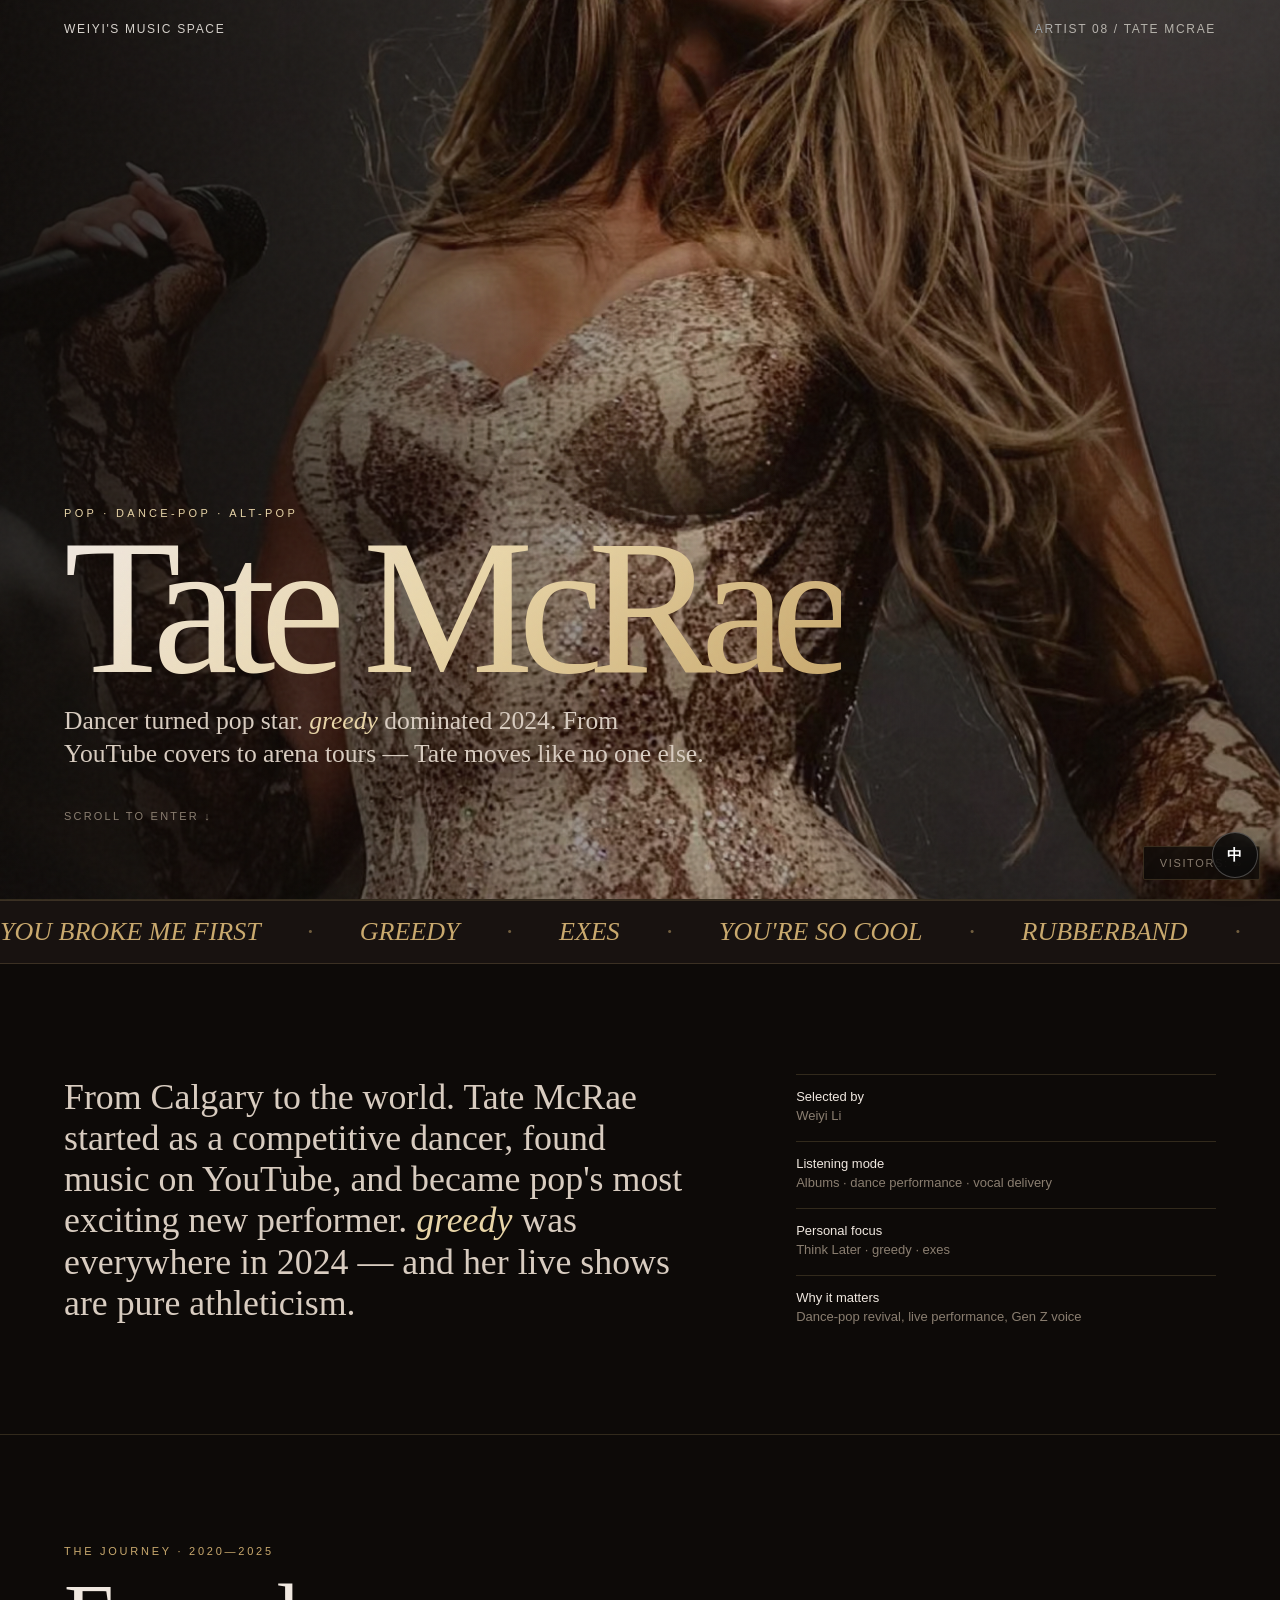
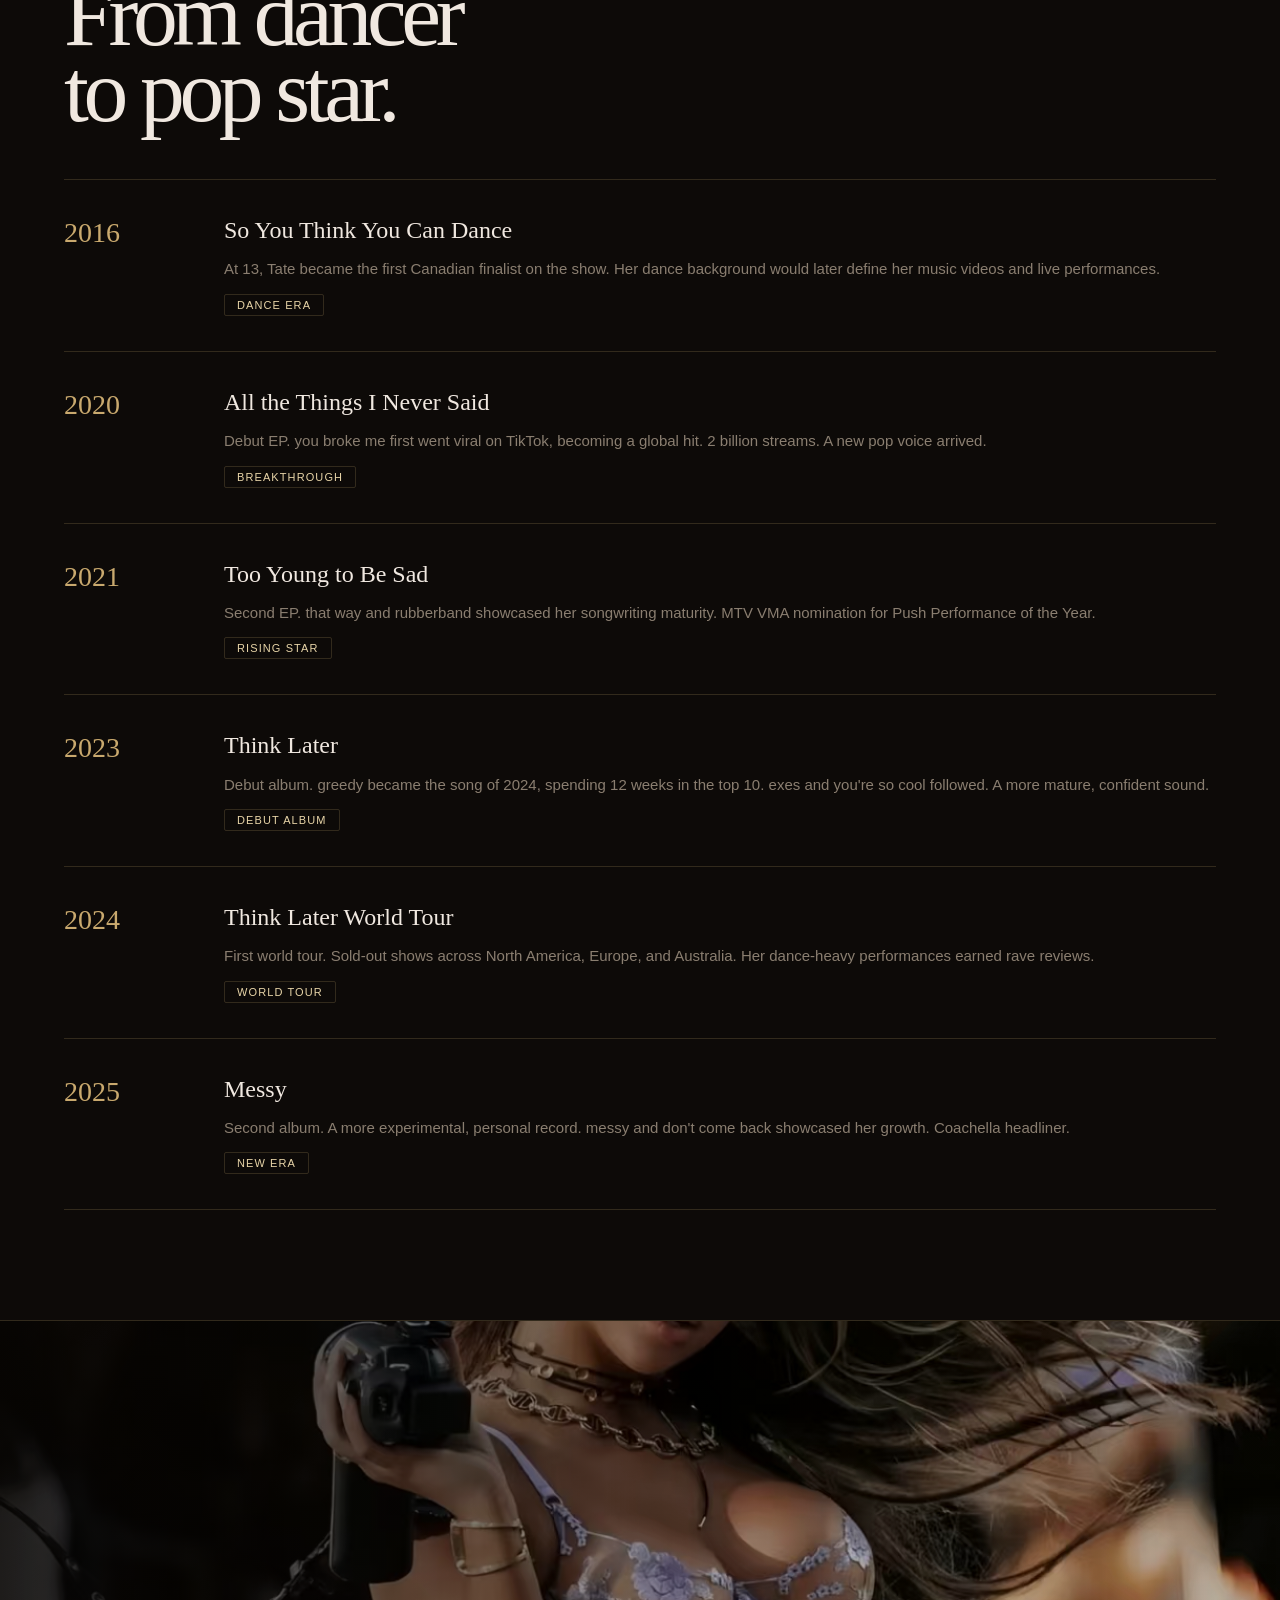
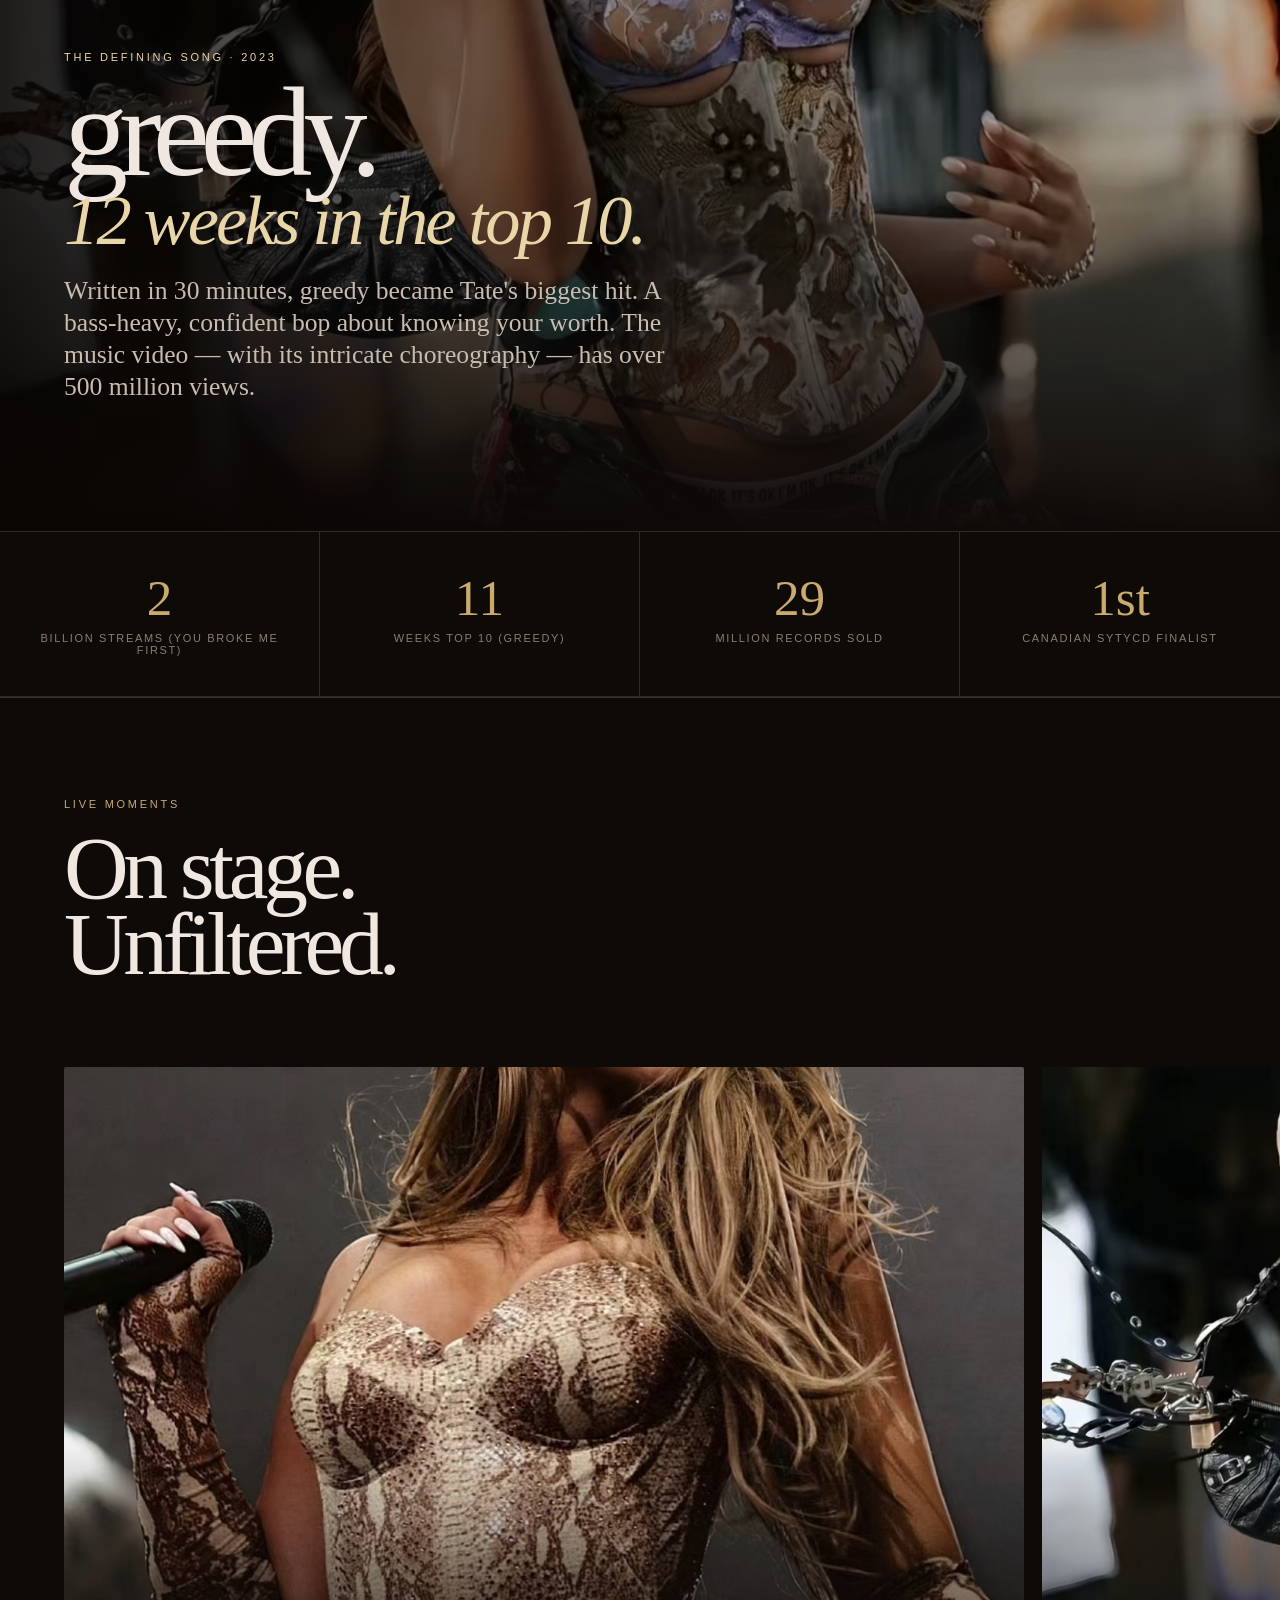
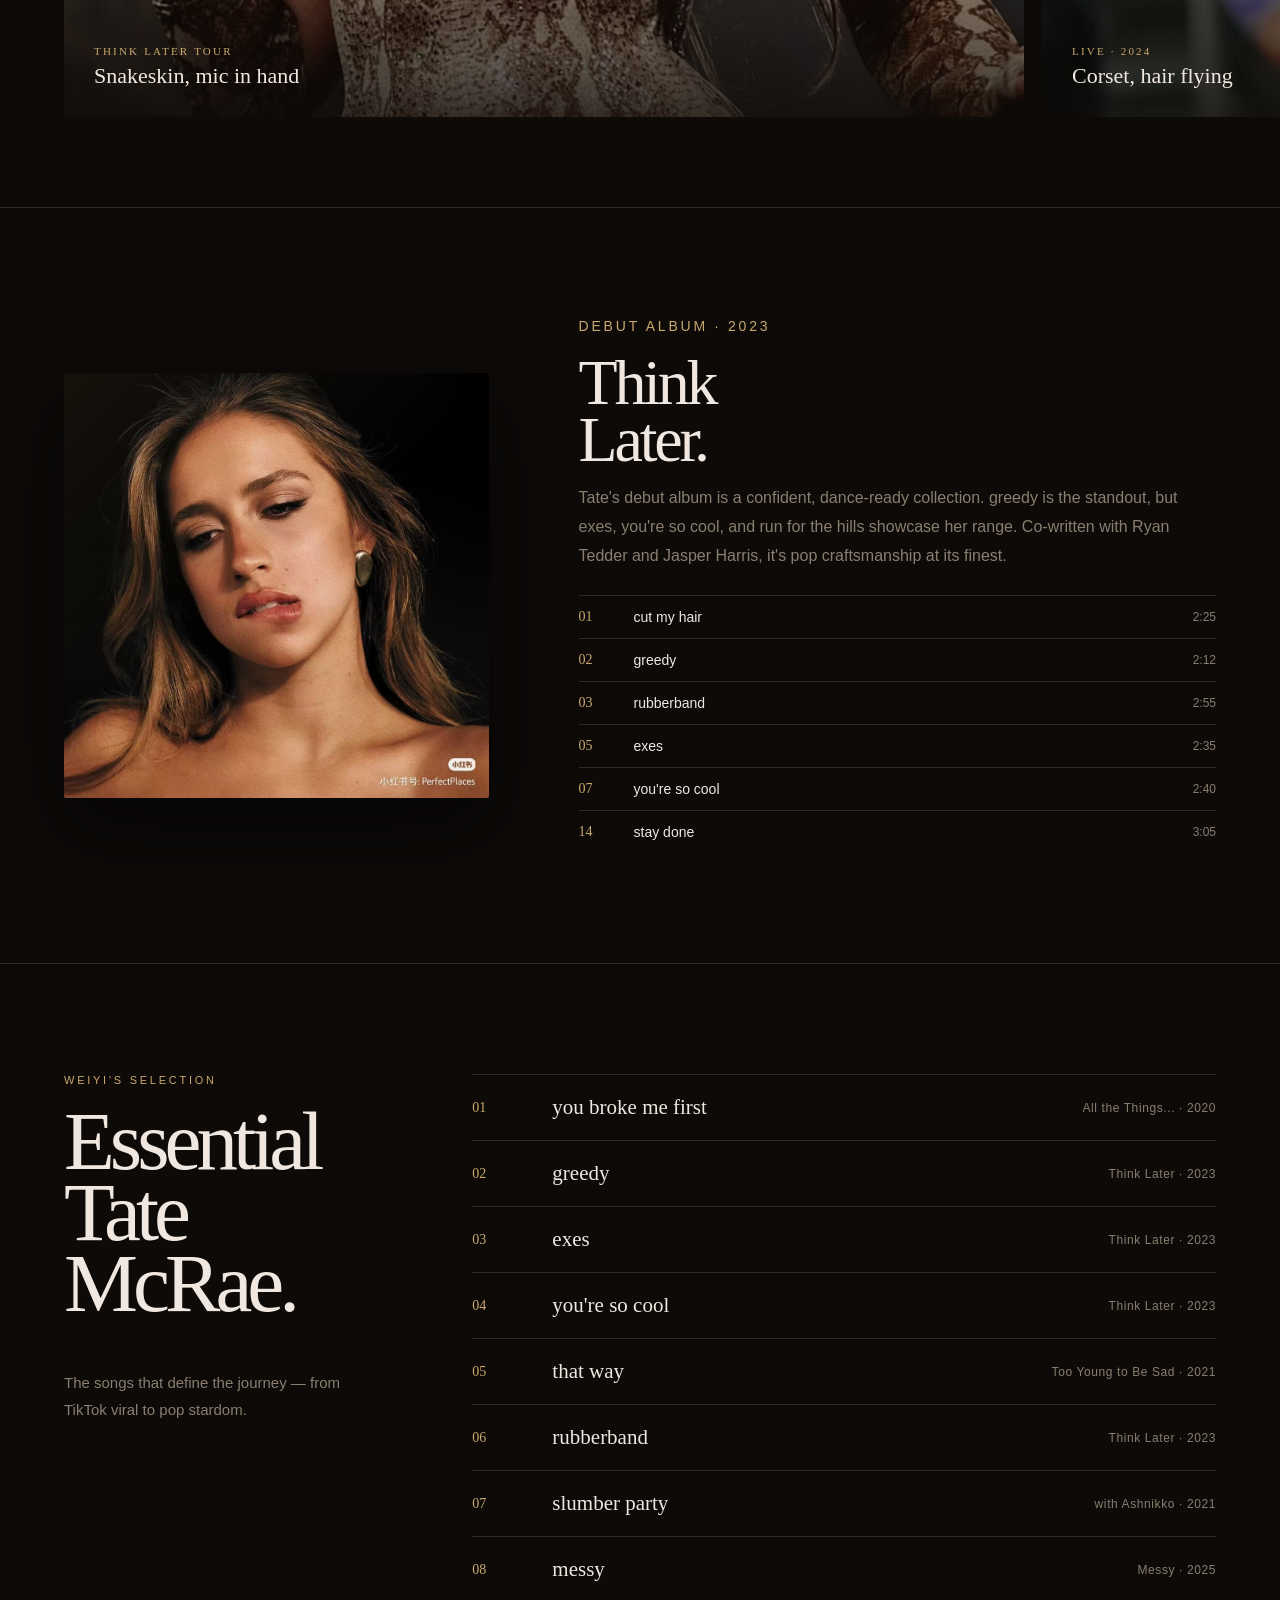
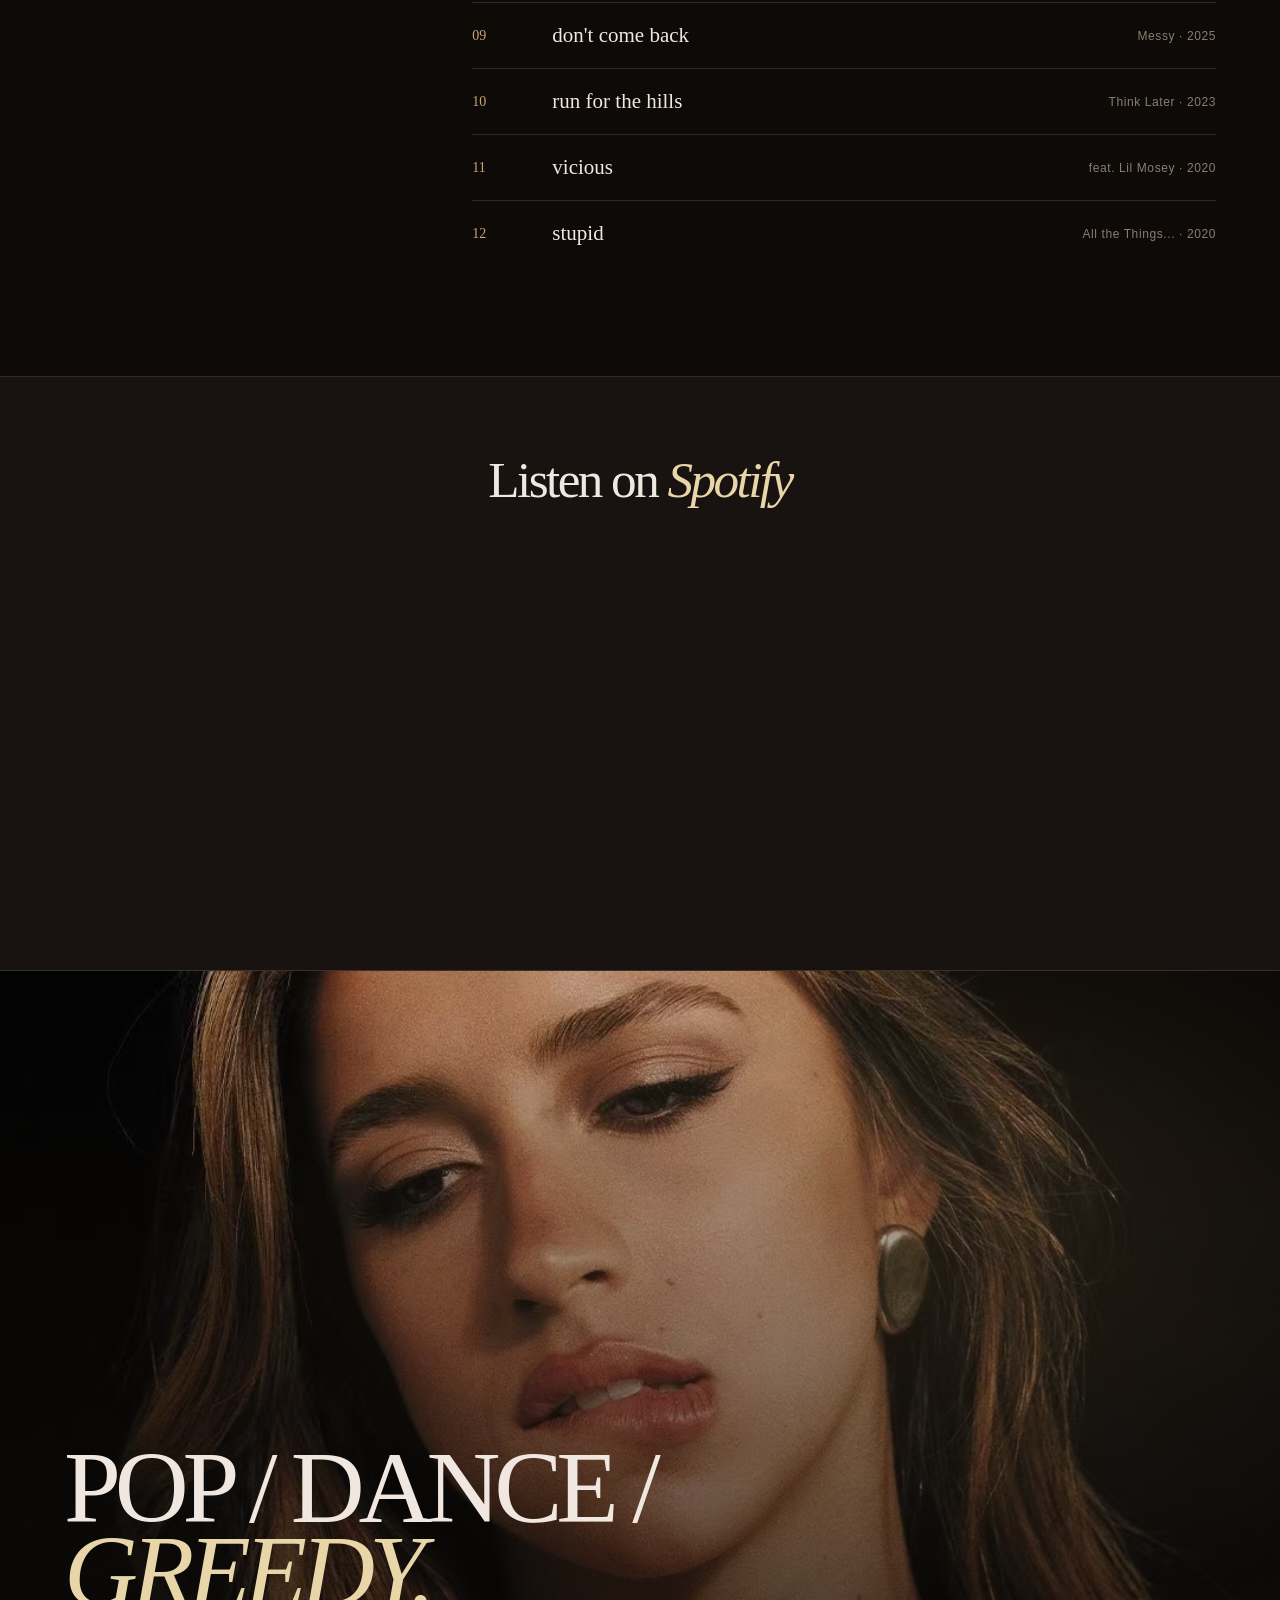
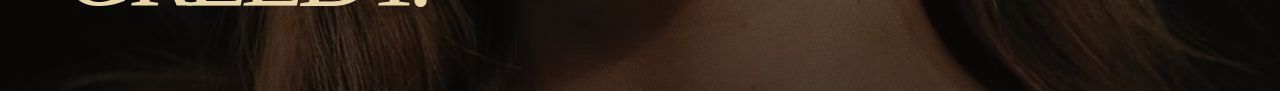
<file: music/tate-mcrae/index.html>
<!doctype html>
<html lang="en">
<head>
<meta charset="utf-8">
<meta name="viewport" content="width=device-width,initial-scale=1">
<title>Tate McRae — Weiyi's Music Space</title>
<style>
:root{--bg:#0d0a08;--bg2:#181210;--fg:#f0e8e0;--muted:#8a7e70;--line:rgba(201,169,110,.2);--gold:#c9a96e;--gold-bright:#e8d5a8;--serif:Georgia,'Times New Roman',serif}
*{box-sizing:border-box}html{scroll-behavior:smooth}body{margin:0;background:var(--bg);color:var(--fg);font-family:Inter,Arial,sans-serif;overflow-x:hidden}
a{color:inherit;text-decoration:none}
.scroll-progress{position:fixed;top:0;left:0;z-index:200;height:2px;width:0;background:linear-gradient(90deg,var(--gold),var(--gold-bright));transition:width .1s linear}
.grain{position:fixed;inset:0;pointer-events:none;z-index:100;opacity:.05;background-image:url("data:image/svg+xml,%3Csvg viewBox='0 0 180 180' xmlns='http://www.w3.org/2000/svg'%3E%3Cfilter id='n'%3E%3CfeTurbulence type='fractalNoise' baseFrequency='.85' numOctaves='4' stitchTiles='stitch'/%3E%3C/filter%3E%3Crect width='100%25' height='100%25' filter='url(%23n)' opacity='.55'/%3E%3C/svg%3E")}
.cursor-glow{position:fixed;z-index:90;left:50%;top:50%;width:320px;height:320px;transform:translate(-50%,-50%);border-radius:50%;background:radial-gradient(circle,rgba(201,169,110,.14),transparent 70%);pointer-events:none;mix-blend-mode:screen;transition:opacity .3s}
header{position:fixed;top:0;left:0;right:0;z-index:150;padding:22px 5vw;display:flex;justify-content:space-between;mix-blend-mode:difference;font-size:12px;letter-spacing:.14em;text-transform:uppercase}
header a{transition:opacity .3s}header a:hover{opacity:.6}
.hero{height:100svh;min-height:720px;position:relative;display:flex;align-items:flex-end;padding:8vw 5vw 6vw;overflow:hidden}
.hero-bg{position:absolute;inset:0;background:linear-gradient(90deg,rgba(13,10,8,.92),rgba(13,10,8,.3) 55%,rgba(13,10,8,.5)),url('live-snakeskin.jpg') center/cover no-repeat;animation:heroZoom 20s ease-in-out infinite alternate;transform:scale(1.03)}
@keyframes heroZoom{to{transform:scale(1.12) translate3d(-1.5%,-1%,0)}}
.hero-content{position:relative;z-index:2;max-width:1100px}
.kicker{font-size:11px;letter-spacing:.3em;text-transform:uppercase;color:var(--gold-bright);margin-bottom:22px;animation:fadeUp 1s .2s both}
h1{font:500 clamp(80px,15vw,240px)/.7 var(--serif);letter-spacing:-.08em;margin:0 0 28px;background:linear-gradient(135deg,var(--fg) 0%,var(--gold-bright) 50%,var(--gold) 100%);-webkit-background-clip:text;background-clip:text;-webkit-text-fill-color:transparent;animation:fadeUp 1s .4s both}
.hero-copy{max-width:650px;font:400 clamp(18px,2vw,26px)/1.3 var(--serif);color:#d8ccc0;animation:fadeUp 1s .6s both}
.hero-copy em{color:var(--gold-bright);font-style:italic}
.scroll-hint{margin-top:40px;font-size:11px;letter-spacing:.2em;text-transform:uppercase;color:var(--muted);animation:fadeUp 1s .8s both,bounce 2s 1.8s infinite}
@keyframes fadeUp{from{opacity:0;transform:translateY(40px)}to{opacity:1;transform:none}}
@keyframes bounce{0%,100%{transform:translateY(0)}50%{transform:translateY(8px)}}
.marquee{overflow:hidden;border-top:1px solid var(--line);border-bottom:1px solid var(--line);white-space:nowrap;padding:18px 0;background:var(--bg2)}
.marquee-inner{display:inline-block;font:italic 500 26px/1 var(--serif);color:var(--gold);animation:marquee 30s linear infinite}
.marquee-inner span{margin:0 40px;opacity:.5}
@keyframes marquee{to{transform:translateX(-50%)}}
section{padding:110px 5vw;border-bottom:1px solid var(--line)}
.eyebrow{font-size:11px;letter-spacing:.25em;text-transform:uppercase;color:var(--gold);margin-bottom:20px}
.title{font:500 clamp(48px,7vw,110px)/.85 var(--serif);letter-spacing:-.06em;margin:0 0 50px}
.intro-grid{display:grid;grid-template-columns:1.2fr .8fr;gap:8vw;align-items:end}
.intro-grid p{font:400 clamp(22px,2.8vw,40px)/1.15 var(--serif);margin:0;color:#d8ccc0}
.intro-grid p em{color:var(--gold-bright);font-style:italic}
.meta{display:grid;gap:18px;color:var(--muted);font-size:13px}
.meta div{border-top:1px solid var(--line);padding-top:14px}
.meta strong{color:var(--fg);font-weight:500;display:block;margin-bottom:4px}
.journey{display:grid;gap:0}
.journey-item{display:grid;grid-template-columns:120px 1fr;gap:40px;padding:35px 0;border-top:1px solid var(--line);transition:padding-left .4s,background .4s;position:relative}
.journey-item:hover{padding-left:20px;background:rgba(201,169,110,.03)}
.journey-item:last-child{border-bottom:1px solid var(--line)}
.journey-year{font:500 28px/1 var(--serif);color:var(--gold);align-self:start;padding-top:4px}
.journey-content h3{font:500 24px/1.3 var(--serif);margin:0 0 10px}
.journey-content p{color:var(--muted);font-size:15px;line-height:1.7;margin:0}
.journey-tag{display:inline-block;margin-top:12px;font-size:11px;letter-spacing:.1em;text-transform:uppercase;color:var(--gold-bright);border:1px solid var(--line);padding:4px 12px;border-radius:2px}
.special-section{padding:0;position:relative;background:var(--bg2);overflow:hidden}
.special-hero{min-height:90svh;padding:0;position:relative;display:grid;align-items:end;overflow:hidden}
.special-bg{position:absolute;inset:0;background:url('live-corset.jpg') center/cover no-repeat;animation:specialZoom 18s ease-in-out infinite alternate;filter:saturate(.9) contrast(1.05)}
.special-bg:after{content:"";position:absolute;inset:0;background:linear-gradient(90deg,rgba(13,10,8,.9),rgba(13,10,8,.3) 60%),linear-gradient(0deg,var(--bg2) 0%,transparent 45%)}
@keyframes specialZoom{to{transform:scale(1.07) translate3d(1%,0,0)}}
.special-content{position:relative;z-index:2;padding:8vw 5vw;max-width:1000px}
.special-content .eyebrow{color:var(--gold-bright)}
.special-content h2{font:500 clamp(56px,10vw,150px)/.78 var(--serif);letter-spacing:-.07em;margin:15px 0 28px;color:var(--fg)}
.special-content h2 em{font-style:italic;color:var(--gold-bright);display:block;font-size:.55em;letter-spacing:-.04em;margin-top:10px}
.special-content p{max-width:620px;font:400 clamp(18px,2vw,28px)/1.25 var(--serif);color:#c8bcb0}
.stats-bar{display:grid;grid-template-columns:repeat(4,1fr);border-top:1px solid var(--line);border-bottom:1px solid var(--line);background:var(--bg)}
.stat{padding:40px 30px;text-align:center;border-right:1px solid var(--line);transition:background .4s}
.stat:last-child{border-right:0}
.stat:hover{background:rgba(201,169,110,.05)}
.stat-num{font:500 clamp(36px,4vw,56px)/1 var(--serif);color:var(--gold);margin-bottom:8px}
.stat-label{font-size:11px;letter-spacing:.15em;text-transform:uppercase;color:var(--muted)}
.cinema{padding:0;position:relative}
.cinema-head{padding:100px 5vw 35px}
.film-strip{display:flex;gap:18px;overflow-x:auto;scroll-snap-type:x mandatory;padding:0 5vw 90px;scrollbar-width:none}
.film-strip::-webkit-scrollbar{display:none}
.frame{flex:0 0 min(75vw,1000px);height:min(58vw,650px);position:relative;overflow:hidden;scroll-snap-align:center;background:#111;border-radius:2px}
.frame img{width:100%;height:100%;object-fit:cover;transition:transform 1.2s cubic-bezier(.2,.7,.2,1),filter .7s;filter:saturate(.85) contrast(1.02)}
.frame:hover img{transform:scale(1.05);filter:saturate(1.1) contrast(1.05)}
.frame:after{content:"";position:absolute;inset:0;background:linear-gradient(180deg,transparent 55%,rgba(13,10,8,.8))}
.frame-label{position:absolute;z-index:2;left:30px;bottom:28px;font:500 22px var(--serif);color:var(--fg)}
.frame-label span{display:block;font-size:11px;letter-spacing:.2em;text-transform:uppercase;color:var(--gold);margin-bottom:6px}
.album-section{display:grid;grid-template-columns:.8fr 1.2fr;gap:7vw;align-items:center}
.album-cover{position:relative;aspect-ratio:1;overflow:hidden;border-radius:2px;box-shadow:0 30px 80px rgba(0,0,0,.5)}
.album-cover img{width:100%;height:100%;object-fit:cover;transition:transform 1s ease}
.album-cover:hover img{transform:scale(1.04)}
.album-cover:after{content:"";position:absolute;inset:0;background:linear-gradient(135deg,rgba(201,169,110,.1),transparent 50%);pointer-events:none}
.album-info h3{font:500 clamp(40px,5vw,72px)/.9 var(--serif);letter-spacing:-.05em;margin:0 0 15px}
.album-info .album-year{color:var(--gold);font-size:14px;letter-spacing:.2em;text-transform:uppercase;margin-bottom:20px}
.album-info p{color:var(--muted);font-size:16px;line-height:1.8;margin:0 0 25px}
.tracklist-mini{display:grid;gap:0;margin-top:25px}
.track-mini{display:grid;grid-template-columns:40px 1fr auto;gap:15px;padding:13px 0;border-top:1px solid var(--line);font-size:14px;align-items:center;transition:padding-left .3s}
.track-mini:hover{padding-left:10px}
.track-mini .num{color:var(--gold);font:500 14px var(--serif)}
.track-mini .name{color:var(--fg)}
.track-mini .dur{color:var(--muted);font-size:12px}
.essential{display:grid;grid-template-columns:.6fr 1.4fr;gap:7vw}
.tracklist{counter-reset:t}
.track{counter-increment:t;display:grid;grid-template-columns:60px 1fr auto;gap:20px;padding:20px 0;border-top:1px solid var(--line);align-items:center;transition:all .35s;cursor:default}
.track:hover{padding-left:15px;background:rgba(201,169,110,.04)}
.track:before{content:counter(t,decimal-leading-zero);color:var(--gold);font:500 14px var(--serif)}
.track strong{font:500 21px var(--serif);transition:color .3s}
.track:hover strong{color:var(--gold-bright)}
.track span{color:var(--muted);font-size:12px;letter-spacing:.05em}
.spotify-section{padding:80px 5vw;background:var(--bg2)}
.spotify-wrap{max-width:800px;margin:0 auto}
.spotify-wrap h3{font:500 clamp(32px,4vw,56px)/.9 var(--serif);letter-spacing:-.05em;margin:0 0 30px;text-align:center}
.spotify-wrap h3 em{color:var(--gold-bright);font-style:italic}
.footer-img{height:80svh;min-height:550px;position:relative;background:linear-gradient(0deg,rgba(13,10,8,.7),rgba(13,10,8,.2)),url('portrait-gold.jpg') center/cover no-repeat;display:flex;align-items:flex-end;padding:6vw 5vw;overflow:hidden}
.footer-img:after{content:"";position:absolute;inset:0;background:radial-gradient(ellipse at 70% 30%,rgba(201,169,110,.15),transparent 60%)}
.footer-img div{position:relative;z-index:2;font:500 clamp(50px,8vw,130px)/.82 var(--serif);letter-spacing:-.06em;color:var(--fg)}
.footer-img div em{color:var(--gold-bright);font-style:italic}
.visitor-count{position:fixed;bottom:20px;right:20px;z-index:150;font-size:11px;letter-spacing:.15em;text-transform:uppercase;color:var(--muted);background:rgba(13,10,8,.8);backdrop-filter:blur(10px);padding:10px 16px;border-radius:2px;border:1px solid var(--line)}
.visitor-count strong{color:var(--gold);font-weight:500}
.reveal{opacity:0;transform:translateY(40px);transition:1s cubic-bezier(.2,.7,.2,1)}
.reveal.on{opacity:1;transform:none}
.reveal-left{opacity:0;transform:translateX(-40px);transition:1s cubic-bezier(.2,.7,.2,1)}
.reveal-left.on{opacity:1;transform:none}
.reveal-right{opacity:0;transform:translateX(40px);transition:1s cubic-bezier(.2,.7,.2,1)}
.reveal-right.on{opacity:1;transform:none}
.reveal-scale{opacity:0;transform:scale(.95);transition:1.2s cubic-bezier(.2,.7,.2,1)}
.reveal-scale.on{opacity:1;transform:none}
@media(max-width:900px){.intro-grid,.album-section,.essential{grid-template-columns:1fr;gap:50px}.stats-bar{grid-template-columns:1fr 1fr}.stat:nth-child(2){border-right:0}.stat:nth-child(3){border-top:1px solid var(--line)}.frame{flex-basis:88vw;height:62vw}}
@media(max-width:600px){.hero{min-height:640px;padding-bottom:40px}section{padding:70px 20px}.cinema-head{padding:70px 20px 30px}.film-strip{padding:0 20px 70px}.journey-item{grid-template-columns:1fr;gap:12px}.journey-year{font-size:22px}.stats-bar{grid-template-columns:1fr 1fr}.stat{padding:28px 15px}.track{grid-template-columns:45px 1fr}.track span{display:none}.footer-img{min-height:450px}.cursor-glow{display:none}.visitor-count{display:none}}
@media(prefers-reduced-motion:reduce){*,*::before,*::after{animation:none!important;transition:none!important}.cursor-glow{display:none}}
</style>
</head>
<body>
<div class="scroll-progress"></div>
<div class="grain"></div>
<div class="cursor-glow"></div>
<header>
  <a href="../index.html">Weiyi's Music Space</a>
  <span>Artist 08 / Tate McRae</span>
</header>
<section class="hero">
  <div class="hero-bg"></div>
  <div class="hero-content">
    <div class="kicker">Pop · Dance-Pop · Alt-Pop</div>
    <h1>Tate McRae</h1>
    <div class="hero-copy">Dancer turned pop star. <em>greedy</em> dominated 2024. From YouTube covers to arena tours — Tate moves like no one else.</div>
    <div class="scroll-hint">Scroll to enter ↓</div>
  </div>
</section>
<div class="marquee"><div class="marquee-inner">YOU BROKE ME FIRST <span>·</span> GREEDY <span>·</span> EXES <span>·</span> YOU'RE SO COOL <span>·</span> RUBBERBAND <span>·</span> SLUMBER PARTY <span>·</span> THAT WAY <span>·</span> MESSY <span>·</span> YOU BROKE ME FIRST <span>·</span> GREEDY <span>·</span> EXES <span>·</span> YOU'RE SO COOL <span>·</span> RUBBERBAND <span>·</span> SLUMBER PARTY <span>·</span> THAT WAY <span>·</span> MESSY <span>·</span></div></div>
<section>
  <div class="intro-grid">
    <p class="reveal">From Calgary to the world. Tate McRae started as a competitive dancer, found music on YouTube, and became pop's most exciting new performer. <em>greedy</em> was everywhere in 2024 — and her live shows are pure athleticism.</p>
    <div class="meta reveal">
      <div><strong>Selected by</strong>Weiyi Li</div>
      <div><strong>Listening mode</strong>Albums · dance performance · vocal delivery</div>
      <div><strong>Personal focus</strong>Think Later · greedy · exes</div>
      <div><strong>Why it matters</strong>Dance-pop revival, live performance, Gen Z voice</div>
    </div>
  </div>
</section>
<section>
  <div class="eyebrow">The journey · 2020—2025</div>
  <h2 class="title reveal">From dancer<br>to pop star.</h2>
  <div class="journey">
    <div class="journey-item reveal"><div class="journey-year">2016</div><div class="journey-content"><h3>So You Think You Can Dance</h3><p>At 13, Tate became the first Canadian finalist on the show. Her dance background would later define her music videos and live performances.</p><span class="journey-tag">Dance era</span></div></div>
    <div class="journey-item reveal"><div class="journey-year">2020</div><div class="journey-content"><h3>All the Things I Never Said</h3><p>Debut EP. you broke me first went viral on TikTok, becoming a global hit. 2 billion streams. A new pop voice arrived.</p><span class="journey-tag">Breakthrough</span></div></div>
    <div class="journey-item reveal"><div class="journey-year">2021</div><div class="journey-content"><h3>Too Young to Be Sad</h3><p>Second EP. that way and rubberband showcased her songwriting maturity. MTV VMA nomination for Push Performance of the Year.</p><span class="journey-tag">Rising star</span></div></div>
    <div class="journey-item reveal"><div class="journey-year">2023</div><div class="journey-content"><h3>Think Later</h3><p>Debut album. greedy became the song of 2024, spending 12 weeks in the top 10. exes and you're so cool followed. A more mature, confident sound.</p><span class="journey-tag">Debut album</span></div></div>
    <div class="journey-item reveal"><div class="journey-year">2024</div><div class="journey-content"><h3>Think Later World Tour</h3><p>First world tour. Sold-out shows across North America, Europe, and Australia. Her dance-heavy performances earned rave reviews.</p><span class="journey-tag">World tour</span></div></div>
    <div class="journey-item reveal"><div class="journey-year">2025</div><div class="journey-content"><h3>Messy</h3><p>Second album. A more experimental, personal record. messy and don't come back showcased her growth. Coachella headliner.</p><span class="journey-tag">New era</span></div></div>
  </div>
</section>
<section class="special-section">
  <div class="special-hero">
    <div class="special-bg"></div>
    <div class="special-content reveal">
      <div class="eyebrow">The defining song · 2023</div>
      <h2>greedy.<em>12 weeks in the top 10.</em></h2>
      <p>Written in 30 minutes, greedy became Tate's biggest hit. A bass-heavy, confident bop about knowing your worth. The music video — with its intricate choreography — has over 500 million views.</p>
    </div>
  </div>
  <div class="stats-bar">
    <div class="stat reveal"><div class="stat-num" data-count="2">0</div><div class="stat-label">Billion streams (you broke me first)</div></div>
    <div class="stat reveal"><div class="stat-num" data-count="12">0</div><div class="stat-label">Weeks top 10 (greedy)</div></div>
    <div class="stat reveal"><div class="stat-num" data-count="30">0</div><div class="stat-label">Million records sold</div></div>
    <div class="stat reveal"><div class="stat-num">1st</div><div class="stat-label">Canadian SYTYCD finalist</div></div>
  </div>
</section>
<section class="cinema">
  <div class="cinema-head"><div class="eyebrow">Live moments</div><h2 class="title reveal">On stage.<br>Unfiltered.</h2></div>
  <div class="film-strip">
    <div class="frame"><img src="live-snakeskin.jpg" alt="Tate McRae snakeskin live"><div class="frame-label"><span>Think Later Tour</span>Snakeskin, mic in hand</div></div>
    <div class="frame"><img src="live-corset.jpg" alt="Tate McRae corset live"><div class="frame-label"><span>Live · 2024</span>Corset, hair flying</div></div>
    <div class="frame"><img src="press-interview.jpg" alt="Tate McRae press interview"><div class="frame-label"><span>Press · 2024</span>Microphones, white dress</div></div>
    <div class="frame"><img src="backstage-knife.jpg" alt="Tate McRae backstage knife"><div class="frame-label"><span>Backstage</span>Knife, cake, chaos</div></div>
    <div class="frame"><img src="portrait-gold.jpg" alt="Tate McRae gold portrait"><div class="frame-label"><span>Portrait · 2024</span>Golden hour, gold earring</div></div>
  </div>
</section>
<section>
  <div class="album-section">
    <div class="album-cover reveal-scale"><img src="portrait-gold.jpg" alt="Think Later"></div>
    <div class="album-info reveal">
      <div class="album-year">Debut album · 2023</div>
      <h3>Think<br>Later.</h3>
      <p>Tate's debut album is a confident, dance-ready collection. greedy is the standout, but exes, you're so cool, and run for the hills showcase her range. Co-written with Ryan Tedder and Jasper Harris, it's pop craftsmanship at its finest.</p>
      <div class="tracklist-mini">
        <div class="track-mini"><span class="num">01</span><span class="name">cut my hair</span><span class="dur">2:25</span></div>
        <div class="track-mini"><span class="num">02</span><span class="name">greedy</span><span class="dur">2:12</span></div>
        <div class="track-mini"><span class="num">03</span><span class="name">rubberband</span><span class="dur">2:55</span></div>
        <div class="track-mini"><span class="num">05</span><span class="name">exes</span><span class="dur">2:35</span></div>
        <div class="track-mini"><span class="num">07</span><span class="name">you're so cool</span><span class="dur">2:40</span></div>
        <div class="track-mini"><span class="num">14</span><span class="name">stay done</span><span class="dur">3:05</span></div>
      </div>
    </div>
  </div>
</section>
<section>
  <div class="essential">
    <div class="reveal-left">
      <div class="eyebrow">Weiyi's selection</div>
      <h2 class="title" style="font-size:clamp(48px,6.5vw,95px)">Essential<br>Tate McRae.</h2>
      <p style="color:var(--muted);font-size:15px;line-height:1.8;margin-top:20px;max-width:350px">The songs that define the journey — from TikTok viral to pop stardom.</p>
    </div>
    <div class="tracklist reveal-right">
      <div class="track"><strong>you broke me first</strong><span>All the Things... · 2020</span></div>
      <div class="track"><strong>greedy</strong><span>Think Later · 2023</span></div>
      <div class="track"><strong>exes</strong><span>Think Later · 2023</span></div>
      <div class="track"><strong>you're so cool</strong><span>Think Later · 2023</span></div>
      <div class="track"><strong>that way</strong><span>Too Young to Be Sad · 2021</span></div>
      <div class="track"><strong>rubberband</strong><span>Think Later · 2023</span></div>
      <div class="track"><strong>slumber party</strong><span>with Ashnikko · 2021</span></div>
      <div class="track"><strong>messy</strong><span>Messy · 2025</span></div>
      <div class="track"><strong>don't come back</strong><span>Messy · 2025</span></div>
      <div class="track"><strong>run for the hills</strong><span>Think Later · 2023</span></div>
      <div class="track"><strong>vicious</strong><span>feat. Lil Mosey · 2020</span></div>
      <div class="track"><strong>stupid</strong><span>All the Things... · 2020</span></div>
    </div>
  </div>
</section>
<section class="spotify-section">
  <div class="spotify-wrap reveal">
    <h3>Listen on <em>Spotify</em></h3>
    <iframe style="border-radius:12px" src="https://open.spotify.com/embed/artist/1Xylc3o4UrD53lo9CvFvVg?utm_source=generator&theme=0" width="100%" height="352" frameBorder="0" allowfullscreen="" allow="autoplay; clipboard-write; encrypted-media; fullscreen; picture-in-picture" loading="lazy"></iframe>
  </div>
</section>
<div class="footer-img"><div>POP / DANCE /<br><em>GREEDY.</em></div></div>
<div class="visitor-count">Visitors: <strong id="vc">--</strong></div>
<script>
const progressBar=document.querySelector('.scroll-progress');
const updateProgress=()=>{const h=document.documentElement.scrollHeight-innerHeight;progressBar.style.width=h>0?(scrollY/h*100)+'%':'0%'};
addEventListener('scroll',updateProgress,{passive:true});addEventListener('resize',updateProgress);updateProgress();
const glow=document.querySelector('.cursor-glow');
let glowX=innerWidth/2,glowY=innerHeight/2,targetX=glowX,targetY=glowY;
addEventListener('pointermove',e=>{targetX=e.clientX;targetY=e.clientY});
(function animateGlow(){glowX+=(targetX-glowX)*.08;glowY+=(targetY-glowY)*.08;glow.style.left=glowX+'px';glow.style.top=glowY+'px';requestAnimationFrame(animateGlow)})();
const obs=new IntersectionObserver(entries=>{entries.forEach(e=>{if(e.isIntersecting)e.target.classList.add('on')})},{threshold:.12});
document.querySelectorAll('.reveal,.reveal-left,.reveal-right,.reveal-scale').forEach(el=>obs.observe(el));
const countObs=new IntersectionObserver(entries=>{entries.forEach(e=>{if(e.isIntersecting){const el=e.target;const target=parseFloat(el.dataset.count);if(!target)return;const duration=1800,start=performance.now();const step=now=>{const p=Math.min((now-start)/duration,1);const eased=1-Math.pow(1-p,3);el.textContent=Math.round(target*eased);if(p<1)requestAnimationFrame(step)};requestAnimationFrame(step);countObs.unobserve(el)}})},{threshold:.5});
document.querySelectorAll('.stat-num[data-count]').forEach(el=>countObs.observe(el));
addEventListener('mousemove',e=>{const x=(e.clientX/innerWidth-.5)*12;const y=(e.clientY/innerHeight-.5)*8;document.querySelector('.hero-bg').style.transform=`scale(1.03) translate(${x}px,${y}px)`});
const strip=document.querySelector('.film-strip');
let isDown=false,startX,scrollLeft;
strip.addEventListener('mousedown',e=>{isDown=true;startX=e.pageX-strip.offsetLeft;scrollLeft=strip.scrollLeft;strip.style.cursor='grabbing'});
strip.addEventListener('mouseleave',()=>{isDown=false;strip.style.cursor=''});
strip.addEventListener('mouseup',()=>{isDown=false;strip.style.cursor=''});
strip.addEventListener('mousemove',e=>{if(!isDown)return;e.preventDefault();const x=e.pageX-strip.offsetLeft;strip.scrollLeft=scrollLeft-(x-startX)*1.5});
fetch('https://api.countapi.xyz/hit/weiyi-tatemcrae/visits').then(r=>r.json()).then(d=>{document.getElementById('vc').textContent=d.value}).catch(()=>{document.getElementById('vc').textContent='∞'});
</script>
<script src="../../translate.js" defer></script>
</body>
</html>
</file>
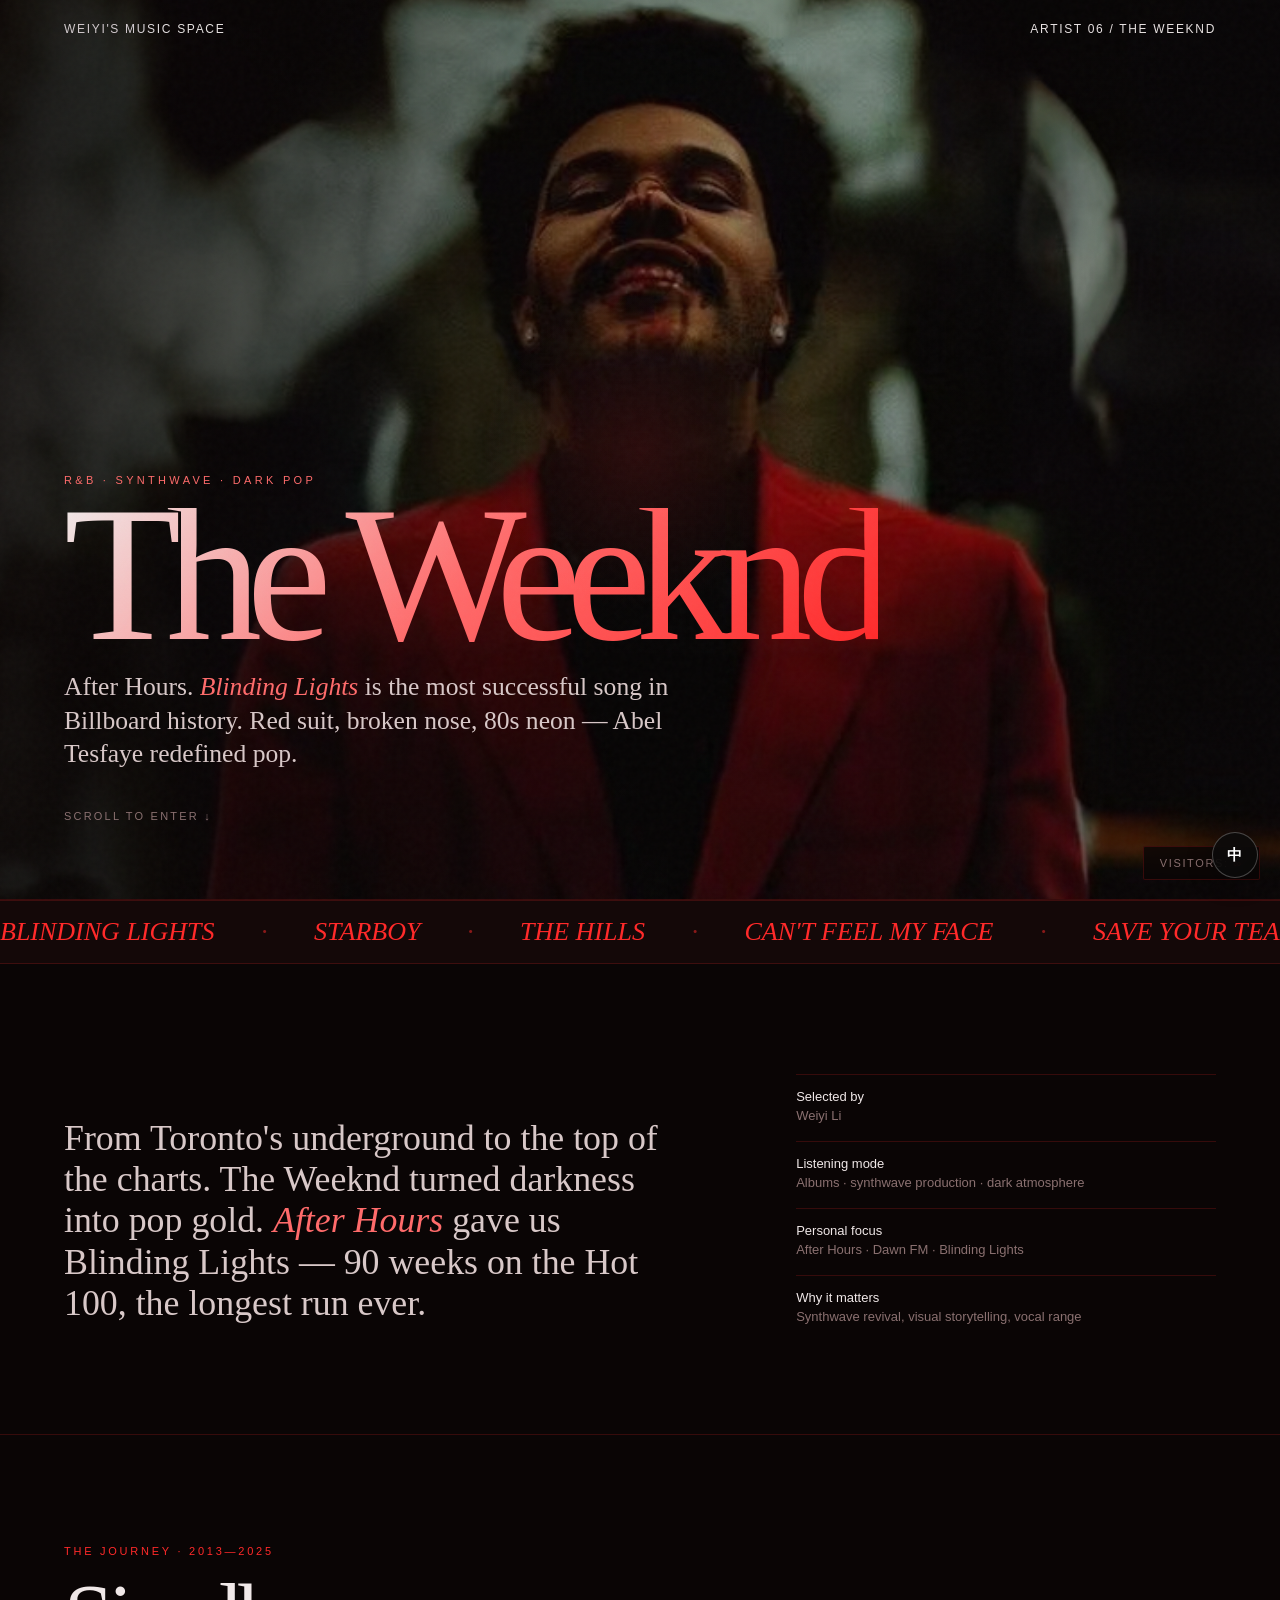
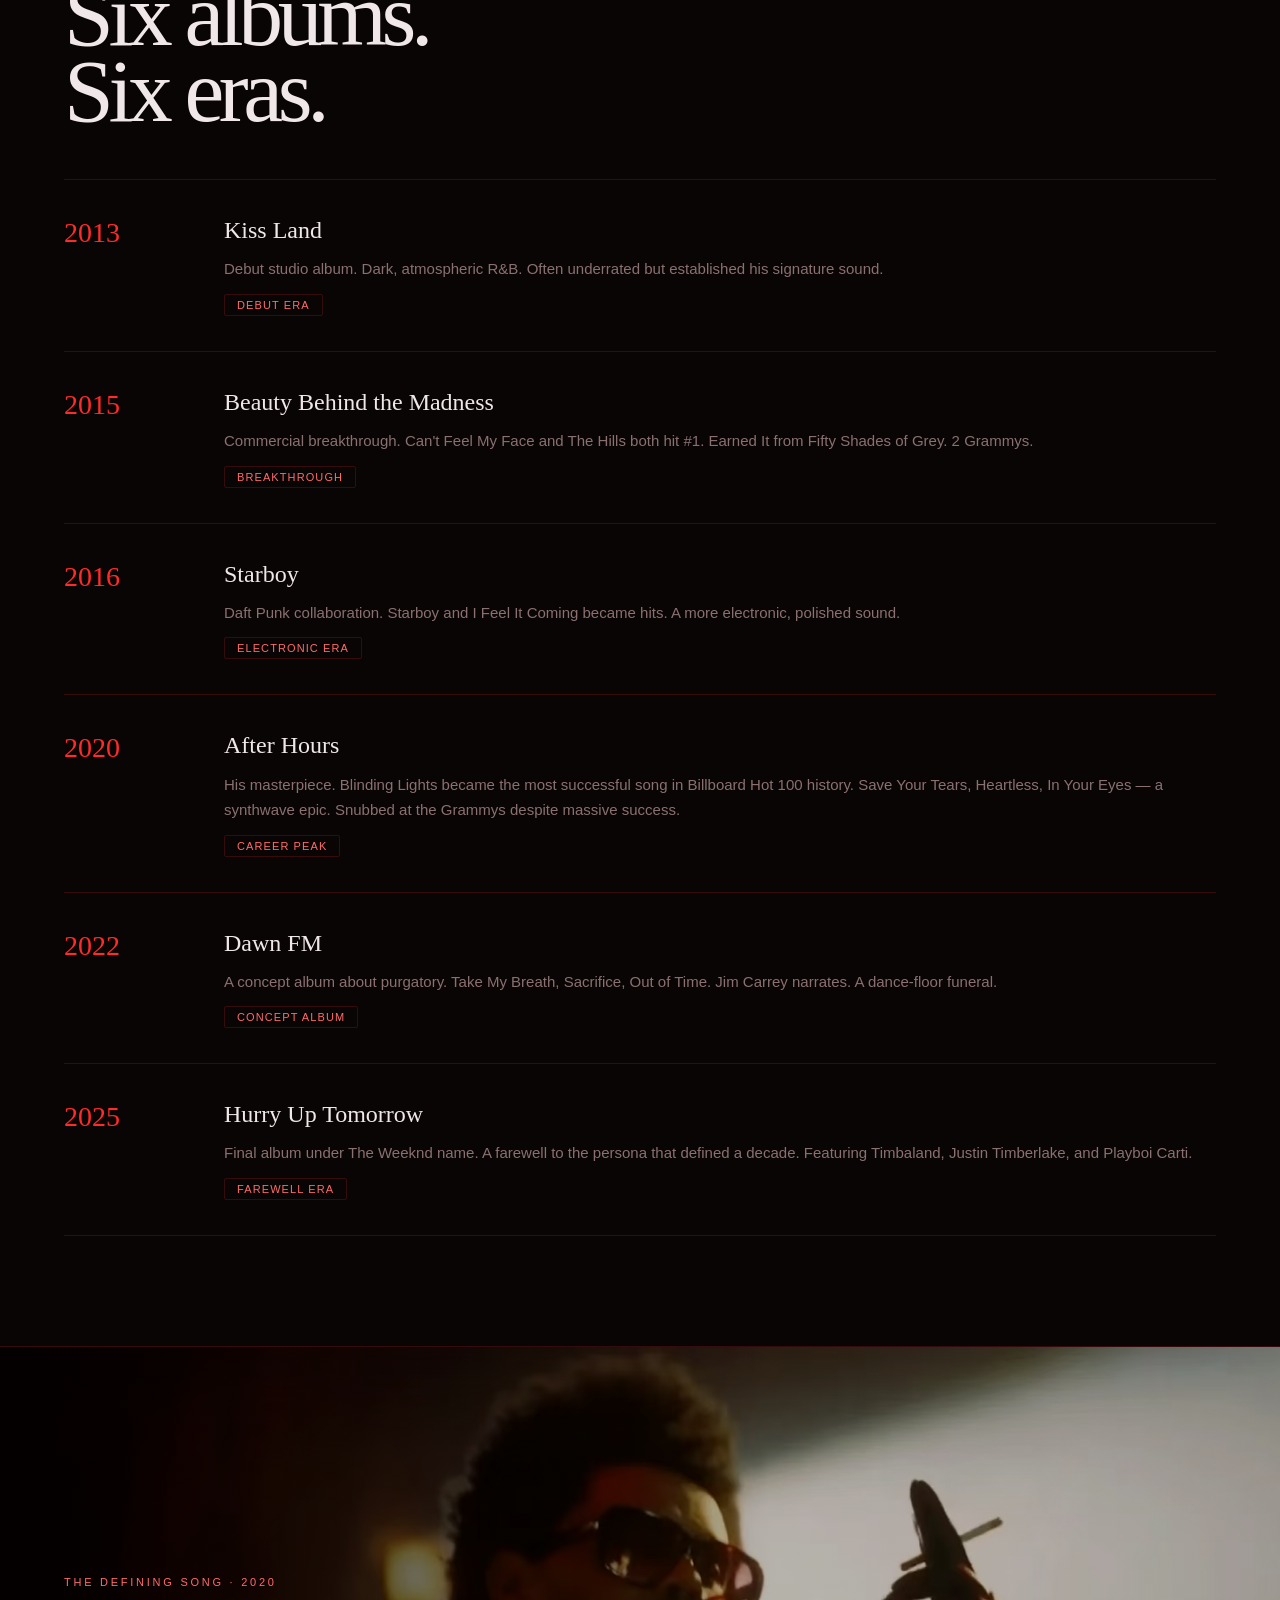
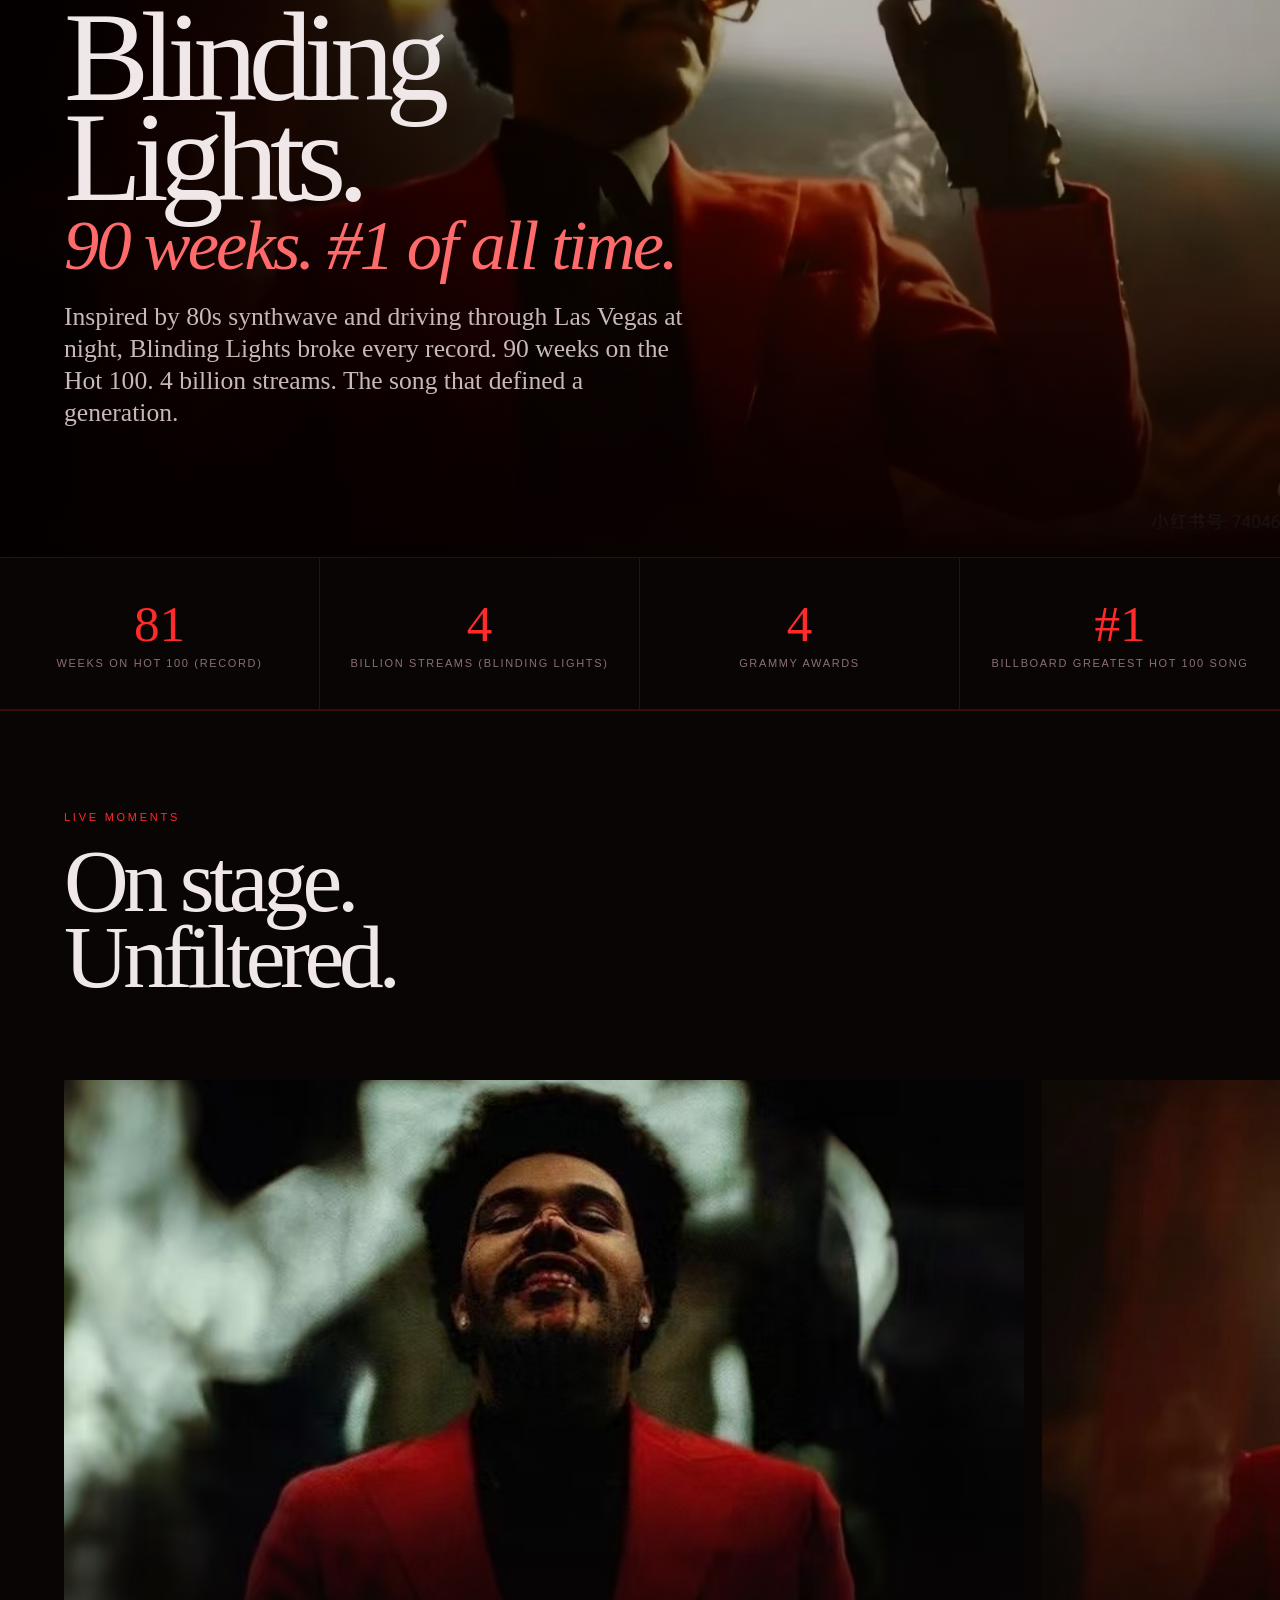
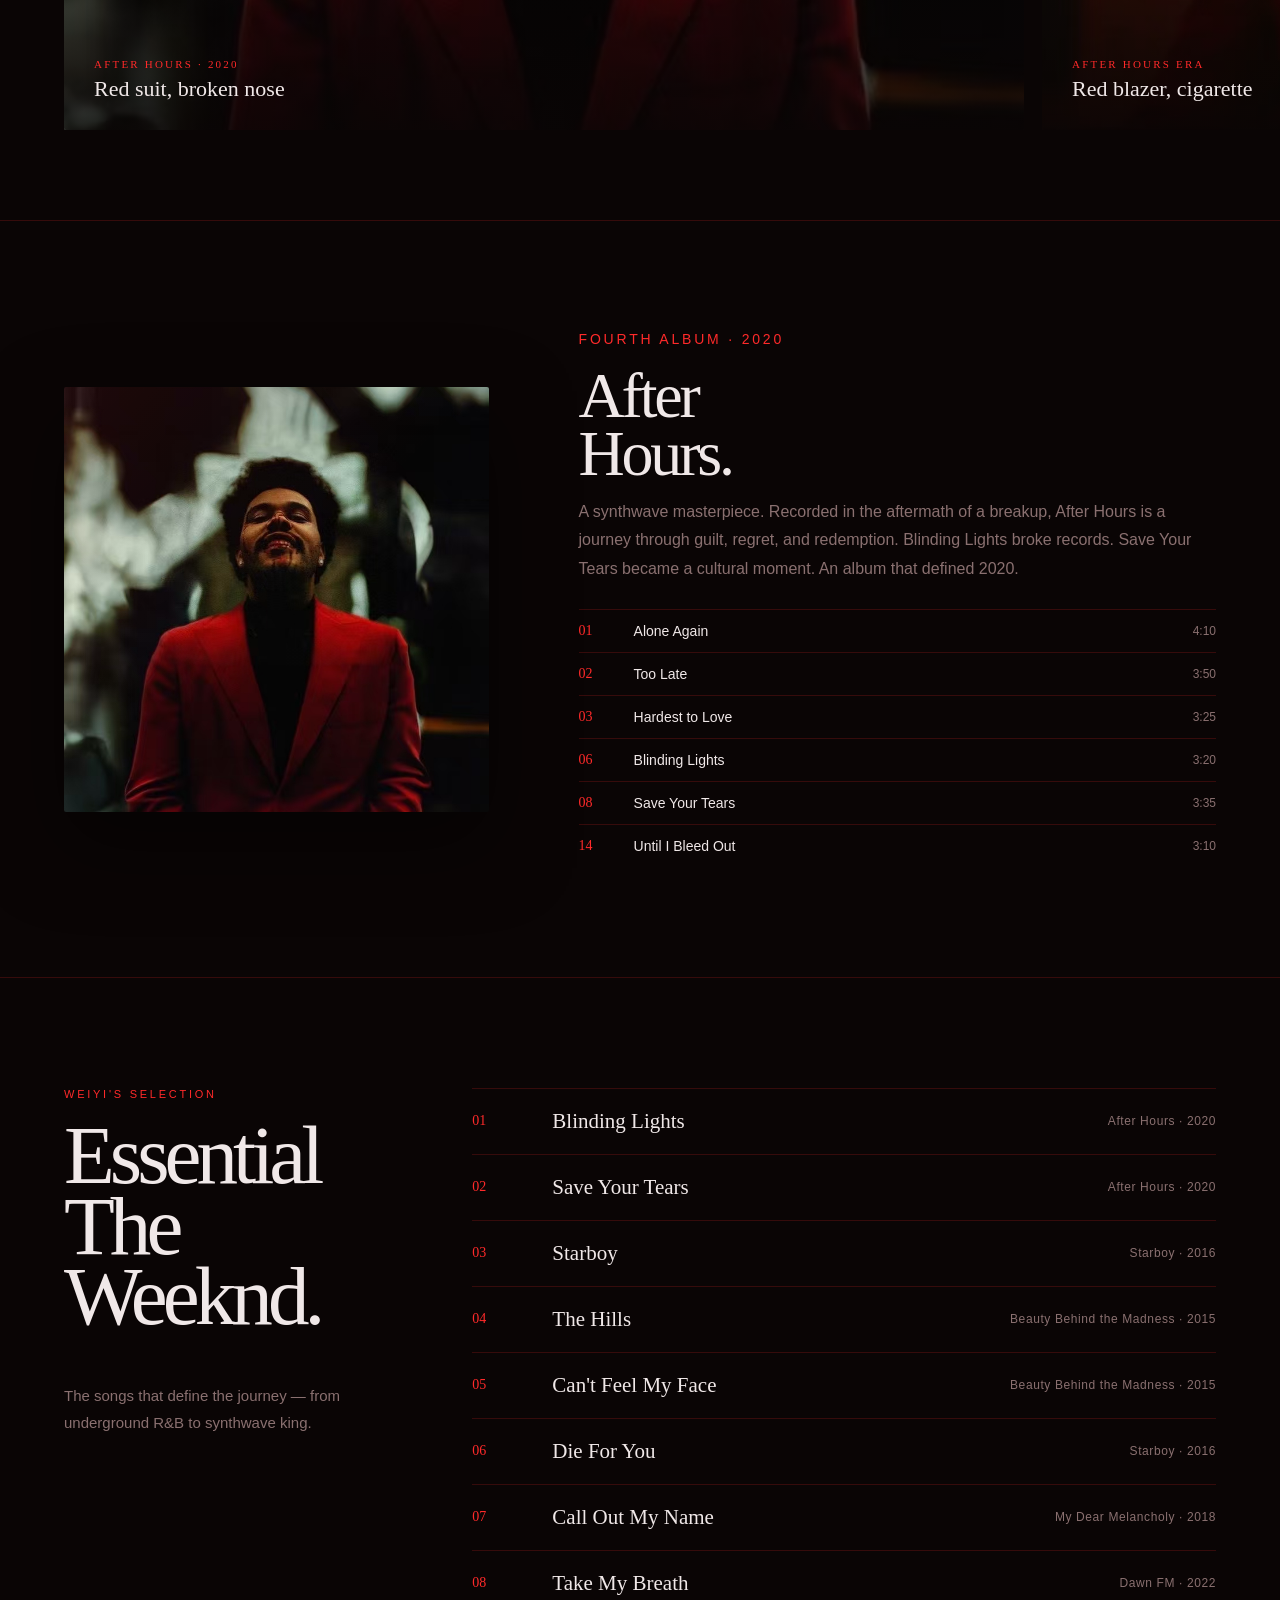
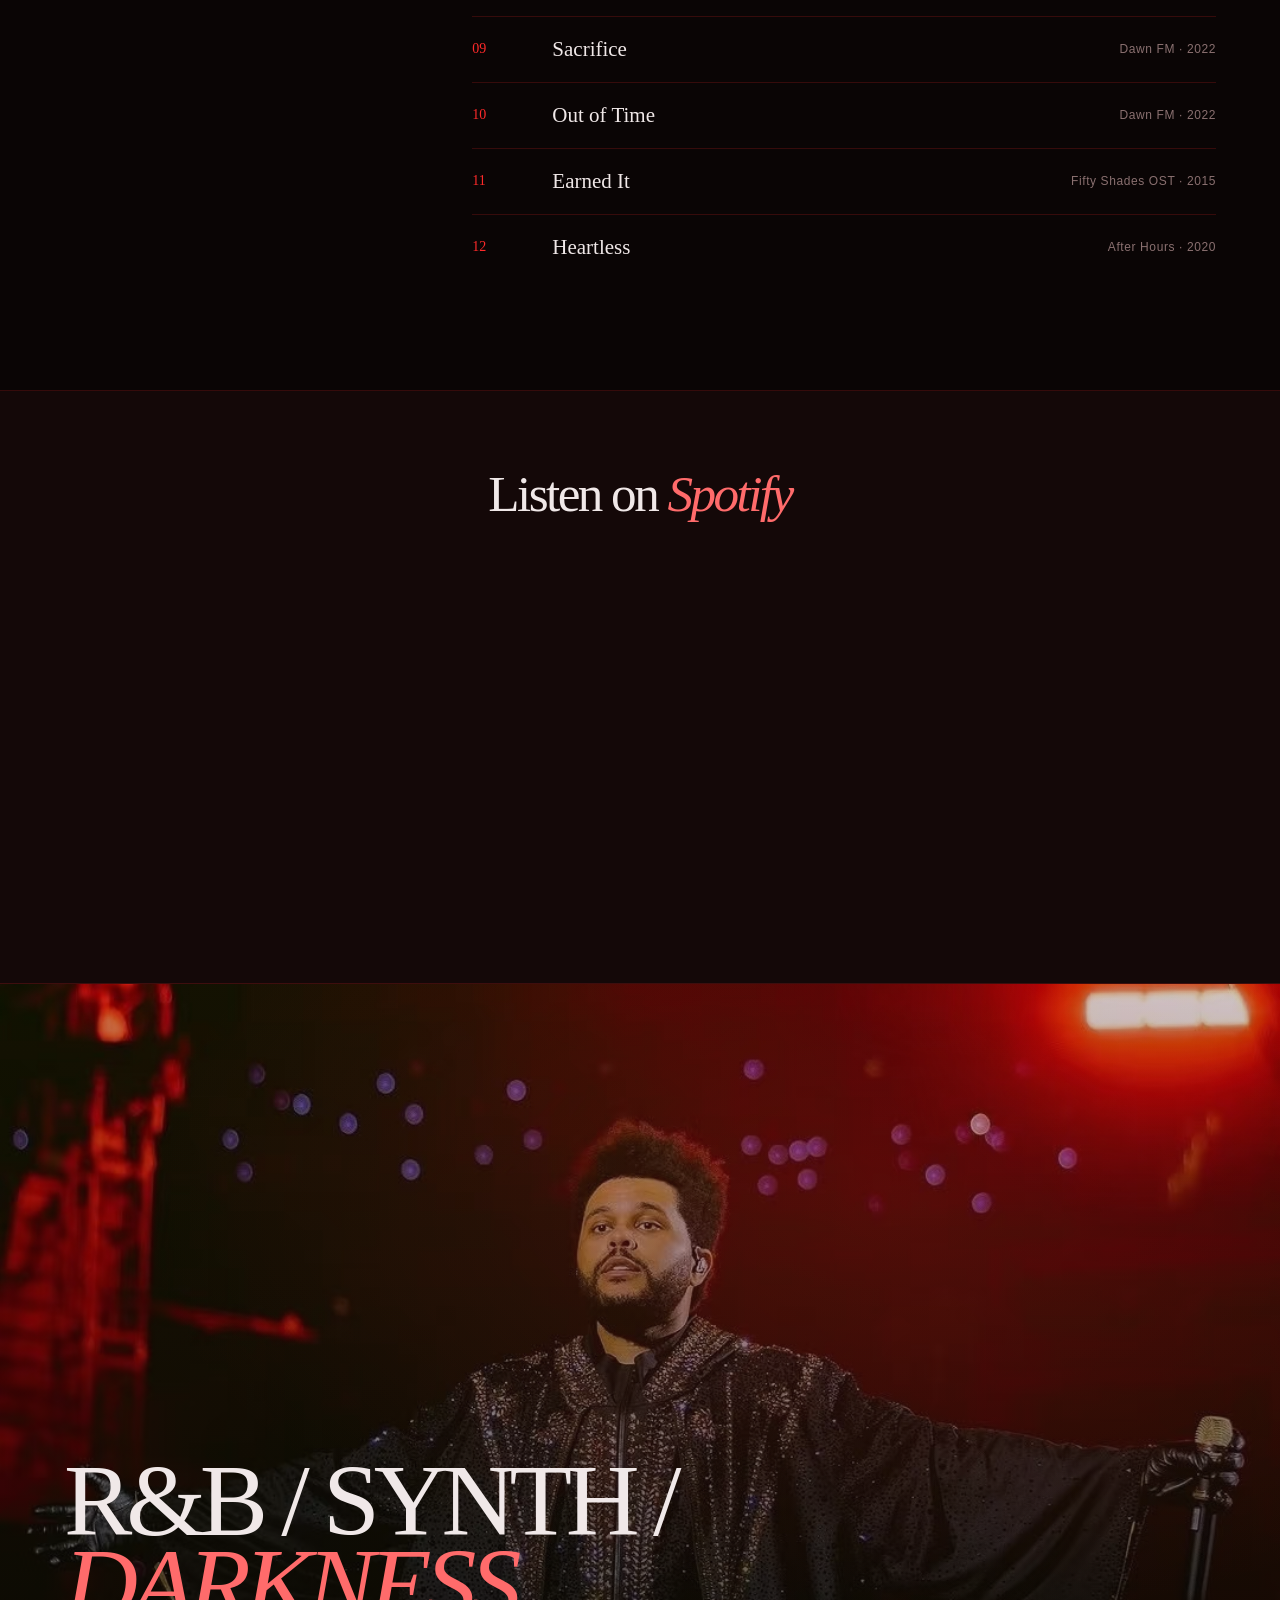
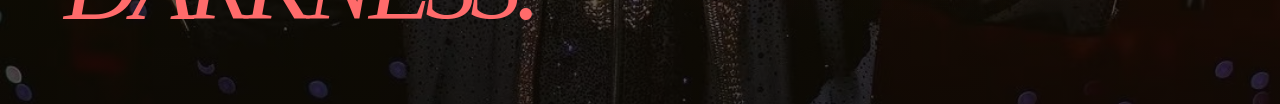
<file: music/the-weeknd/index.html>
<!doctype html>
<html lang="en">
<head>
<meta charset="utf-8">
<meta name="viewport" content="width=device-width,initial-scale=1">
<title>The Weeknd — Weiyi's Music Space</title>
<style>
:root{--bg:#0a0505;--bg2:#140808;--fg:#f0e8e8;--muted:#8a7070;--line:rgba(255,42,42,.18);--red:#ff2a2a;--red-bright:#ff6b6b;--serif:Georgia,'Times New Roman',serif}
*{box-sizing:border-box}html{scroll-behavior:smooth}body{margin:0;background:var(--bg);color:var(--fg);font-family:Inter,Arial,sans-serif;overflow-x:hidden}
a{color:inherit;text-decoration:none}
.scroll-progress{position:fixed;top:0;left:0;z-index:200;height:2px;width:0;background:linear-gradient(90deg,var(--red),var(--red-bright));transition:width .1s linear}
.grain{position:fixed;inset:0;pointer-events:none;z-index:100;opacity:.05;background-image:url("data:image/svg+xml,%3Csvg viewBox='0 0 180 180' xmlns='http://www.w3.org/2000/svg'%3E%3Cfilter id='n'%3E%3CfeTurbulence type='fractalNoise' baseFrequency='.85' numOctaves='4' stitchTiles='stitch'/%3E%3C/filter%3E%3Crect width='100%25' height='100%25' filter='url(%23n)' opacity='.55'/%3E%3C/svg%3E")}
.cursor-glow{position:fixed;z-index:90;left:50%;top:50%;width:320px;height:320px;transform:translate(-50%,-50%);border-radius:50%;background:radial-gradient(circle,rgba(255,42,42,.14),transparent 70%);pointer-events:none;mix-blend-mode:screen;transition:opacity .3s}
header{position:fixed;top:0;left:0;right:0;z-index:150;padding:22px 5vw;display:flex;justify-content:space-between;mix-blend-mode:difference;font-size:12px;letter-spacing:.14em;text-transform:uppercase}
header a{transition:opacity .3s}header a:hover{opacity:.6}
.hero{height:100svh;min-height:720px;position:relative;display:flex;align-items:flex-end;padding:8vw 5vw 6vw;overflow:hidden}
.hero-bg{position:absolute;inset:0;background:linear-gradient(90deg,rgba(10,5,5,.92),rgba(10,5,5,.3) 55%,rgba(10,5,5,.5)),url('after-hours.jpg') center/cover no-repeat;animation:heroZoom 20s ease-in-out infinite alternate;transform:scale(1.03)}
@keyframes heroZoom{to{transform:scale(1.12) translate3d(-1.5%,-1%,0)}}
.hero-content{position:relative;z-index:2;max-width:1100px}
.kicker{font-size:11px;letter-spacing:.3em;text-transform:uppercase;color:var(--red-bright);margin-bottom:22px;animation:fadeUp 1s .2s both}
h1{font:500 clamp(80px,15vw,240px)/.7 var(--serif);letter-spacing:-.08em;margin:0 0 28px;background:linear-gradient(135deg,var(--fg) 0%,var(--red-bright) 50%,var(--red) 100%);-webkit-background-clip:text;background-clip:text;-webkit-text-fill-color:transparent;animation:fadeUp 1s .4s both}
.hero-copy{max-width:650px;font:400 clamp(18px,2vw,26px)/1.3 var(--serif);color:#d8c8c8;animation:fadeUp 1s .6s both}
.hero-copy em{color:var(--red-bright);font-style:italic}
.scroll-hint{margin-top:40px;font-size:11px;letter-spacing:.2em;text-transform:uppercase;color:var(--muted);animation:fadeUp 1s .8s both,bounce 2s 1.8s infinite}
@keyframes fadeUp{from{opacity:0;transform:translateY(40px)}to{opacity:1;transform:none}}
@keyframes bounce{0%,100%{transform:translateY(0)}50%{transform:translateY(8px)}}
.marquee{overflow:hidden;border-top:1px solid var(--line);border-bottom:1px solid var(--line);white-space:nowrap;padding:18px 0;background:var(--bg2)}
.marquee-inner{display:inline-block;font:italic 500 26px/1 var(--serif);color:var(--red);animation:marquee 30s linear infinite}
.marquee-inner span{margin:0 40px;opacity:.5}
@keyframes marquee{to{transform:translateX(-50%)}}
section{padding:110px 5vw;border-bottom:1px solid var(--line)}
.eyebrow{font-size:11px;letter-spacing:.25em;text-transform:uppercase;color:var(--red);margin-bottom:20px}
.title{font:500 clamp(48px,7vw,110px)/.85 var(--serif);letter-spacing:-.06em;margin:0 0 50px}
.intro-grid{display:grid;grid-template-columns:1.2fr .8fr;gap:8vw;align-items:end}
.intro-grid p{font:400 clamp(22px,2.8vw,40px)/1.15 var(--serif);margin:0;color:#d8c8c8}
.intro-grid p em{color:var(--red-bright);font-style:italic}
.meta{display:grid;gap:18px;color:var(--muted);font-size:13px}
.meta div{border-top:1px solid var(--line);padding-top:14px}
.meta strong{color:var(--fg);font-weight:500;display:block;margin-bottom:4px}
.journey{display:grid;gap:0}
.journey-item{display:grid;grid-template-columns:120px 1fr;gap:40px;padding:35px 0;border-top:1px solid var(--line);transition:padding-left .4s,background .4s;position:relative}
.journey-item:hover{padding-left:20px;background:rgba(255,42,42,.03)}
.journey-item:last-child{border-bottom:1px solid var(--line)}
.journey-year{font:500 28px/1 var(--serif);color:var(--red);align-self:start;padding-top:4px}
.journey-content h3{font:500 24px/1.3 var(--serif);margin:0 0 10px}
.journey-content p{color:var(--muted);font-size:15px;line-height:1.7;margin:0}
.journey-tag{display:inline-block;margin-top:12px;font-size:11px;letter-spacing:.1em;text-transform:uppercase;color:var(--red-bright);border:1px solid var(--line);padding:4px 12px;border-radius:2px}
.special-section{padding:0;position:relative;background:var(--bg2);overflow:hidden}
.special-hero{min-height:90svh;padding:0;position:relative;display:grid;align-items:end;overflow:hidden}
.special-bg{position:absolute;inset:0;background:url('red-suit.jpg') center/cover no-repeat;animation:specialZoom 18s ease-in-out infinite alternate;filter:saturate(.9) contrast(1.05)}
.special-bg:after{content:"";position:absolute;inset:0;background:linear-gradient(90deg,rgba(10,5,5,.9),rgba(10,5,5,.3) 60%),linear-gradient(0deg,var(--bg2) 0%,transparent 45%)}
@keyframes specialZoom{to{transform:scale(1.07) translate3d(1%,0,0)}}
.special-content{position:relative;z-index:2;padding:8vw 5vw;max-width:1000px}
.special-content .eyebrow{color:var(--red-bright)}
.special-content h2{font:500 clamp(56px,10vw,150px)/.78 var(--serif);letter-spacing:-.07em;margin:15px 0 28px;color:var(--fg)}
.special-content h2 em{font-style:italic;color:var(--red-bright);display:block;font-size:.55em;letter-spacing:-.04em;margin-top:10px}
.special-content p{max-width:620px;font:400 clamp(18px,2vw,28px)/1.25 var(--serif);color:#c8b8b8}
.stats-bar{display:grid;grid-template-columns:repeat(4,1fr);border-top:1px solid var(--line);border-bottom:1px solid var(--line);background:var(--bg)}
.stat{padding:40px 30px;text-align:center;border-right:1px solid var(--line);transition:background .4s}
.stat:last-child{border-right:0}
.stat:hover{background:rgba(255,42,42,.05)}
.stat-num{font:500 clamp(36px,4vw,56px)/1 var(--serif);color:var(--red);margin-bottom:8px}
.stat-label{font-size:11px;letter-spacing:.15em;text-transform:uppercase;color:var(--muted)}
.cinema{padding:0;position:relative}
.cinema-head{padding:100px 5vw 35px}
.film-strip{display:flex;gap:18px;overflow-x:auto;scroll-snap-type:x mandatory;padding:0 5vw 90px;scrollbar-width:none}
.film-strip::-webkit-scrollbar{display:none}
.frame{flex:0 0 min(75vw,1000px);height:min(58vw,650px);position:relative;overflow:hidden;scroll-snap-align:center;background:#111;border-radius:2px}
.frame img{width:100%;height:100%;object-fit:cover;transition:transform 1.2s cubic-bezier(.2,.7,.2,1),filter .7s;filter:saturate(.85) contrast(1.02)}
.frame:hover img{transform:scale(1.05);filter:saturate(1.1) contrast(1.05)}
.frame:after{content:"";position:absolute;inset:0;background:linear-gradient(180deg,transparent 55%,rgba(10,5,5,.8))}
.frame-label{position:absolute;z-index:2;left:30px;bottom:28px;font:500 22px var(--serif);color:var(--fg)}
.frame-label span{display:block;font-size:11px;letter-spacing:.2em;text-transform:uppercase;color:var(--red);margin-bottom:6px}
.album-section{display:grid;grid-template-columns:.8fr 1.2fr;gap:7vw;align-items:center}
.album-cover{position:relative;aspect-ratio:1;overflow:hidden;border-radius:2px;box-shadow:0 30px 80px rgba(0,0,0,.5)}
.album-cover img{width:100%;height:100%;object-fit:cover;transition:transform 1s ease}
.album-cover:hover img{transform:scale(1.04)}
.album-cover:after{content:"";position:absolute;inset:0;background:linear-gradient(135deg,rgba(255,42,42,.1),transparent 50%);pointer-events:none}
.album-info h3{font:500 clamp(40px,5vw,72px)/.9 var(--serif);letter-spacing:-.05em;margin:0 0 15px}
.album-info .album-year{color:var(--red);font-size:14px;letter-spacing:.2em;text-transform:uppercase;margin-bottom:20px}
.album-info p{color:var(--muted);font-size:16px;line-height:1.8;margin:0 0 25px}
.tracklist-mini{display:grid;gap:0;margin-top:25px}
.track-mini{display:grid;grid-template-columns:40px 1fr auto;gap:15px;padding:13px 0;border-top:1px solid var(--line);font-size:14px;align-items:center;transition:padding-left .3s}
.track-mini:hover{padding-left:10px}
.track-mini .num{color:var(--red);font:500 14px var(--serif)}
.track-mini .name{color:var(--fg)}
.track-mini .dur{color:var(--muted);font-size:12px}
.essential{display:grid;grid-template-columns:.6fr 1.4fr;gap:7vw}
.tracklist{counter-reset:t}
.track{counter-increment:t;display:grid;grid-template-columns:60px 1fr auto;gap:20px;padding:20px 0;border-top:1px solid var(--line);align-items:center;transition:all .35s;cursor:default}
.track:hover{padding-left:15px;background:rgba(255,42,42,.04)}
.track:before{content:counter(t,decimal-leading-zero);color:var(--red);font:500 14px var(--serif)}
.track strong{font:500 21px var(--serif);transition:color .3s}
.track:hover strong{color:var(--red-bright)}
.track span{color:var(--muted);font-size:12px;letter-spacing:.05em}
.spotify-section{padding:80px 5vw;background:var(--bg2)}
.spotify-wrap{max-width:800px;margin:0 auto}
.spotify-wrap h3{font:500 clamp(32px,4vw,56px)/.9 var(--serif);letter-spacing:-.05em;margin:0 0 30px;text-align:center}
.spotify-wrap h3 em{color:var(--red-bright);font-style:italic}
.footer-img{height:80svh;min-height:550px;position:relative;background:linear-gradient(0deg,rgba(10,5,5,.7),rgba(10,5,5,.2)),url('live-robe.jpg') center/cover no-repeat;display:flex;align-items:flex-end;padding:6vw 5vw;overflow:hidden}
.footer-img:after{content:"";position:absolute;inset:0;background:radial-gradient(ellipse at 70% 30%,rgba(255,42,42,.15),transparent 60%)}
.footer-img div{position:relative;z-index:2;font:500 clamp(50px,8vw,130px)/.82 var(--serif);letter-spacing:-.06em;color:var(--fg)}
.footer-img div em{color:var(--red-bright);font-style:italic}
.visitor-count{position:fixed;bottom:20px;right:20px;z-index:150;font-size:11px;letter-spacing:.15em;text-transform:uppercase;color:var(--muted);background:rgba(10,5,5,.8);backdrop-filter:blur(10px);padding:10px 16px;border-radius:2px;border:1px solid var(--line)}
.visitor-count strong{color:var(--red);font-weight:500}
.reveal{opacity:0;transform:translateY(40px);transition:1s cubic-bezier(.2,.7,.2,1)}
.reveal.on{opacity:1;transform:none}
.reveal-left{opacity:0;transform:translateX(-40px);transition:1s cubic-bezier(.2,.7,.2,1)}
.reveal-left.on{opacity:1;transform:none}
.reveal-right{opacity:0;transform:translateX(40px);transition:1s cubic-bezier(.2,.7,.2,1)}
.reveal-right.on{opacity:1;transform:none}
.reveal-scale{opacity:0;transform:scale(.95);transition:1.2s cubic-bezier(.2,.7,.2,1)}
.reveal-scale.on{opacity:1;transform:none}
@media(max-width:900px){.intro-grid,.album-section,.essential{grid-template-columns:1fr;gap:50px}.stats-bar{grid-template-columns:1fr 1fr}.stat:nth-child(2){border-right:0}.stat:nth-child(3){border-top:1px solid var(--line)}.frame{flex-basis:88vw;height:62vw}}
@media(max-width:600px){.hero{min-height:640px;padding-bottom:40px}section{padding:70px 20px}.cinema-head{padding:70px 20px 30px}.film-strip{padding:0 20px 70px}.journey-item{grid-template-columns:1fr;gap:12px}.journey-year{font-size:22px}.stats-bar{grid-template-columns:1fr 1fr}.stat{padding:28px 15px}.track{grid-template-columns:45px 1fr}.track span{display:none}.footer-img{min-height:450px}.cursor-glow{display:none}.visitor-count{display:none}}
@media(prefers-reduced-motion:reduce){*,*::before,*::after{animation:none!important;transition:none!important}.cursor-glow{display:none}}
</style>
</head>
<body>
<div class="scroll-progress"></div>
<div class="grain"></div>
<div class="cursor-glow"></div>
<header>
  <a href="../index.html">Weiyi's Music Space</a>
  <span>Artist 06 / The Weeknd</span>
</header>
<section class="hero">
  <div class="hero-bg"></div>
  <div class="hero-content">
    <div class="kicker">R&amp;B · Synthwave · Dark Pop</div>
    <h1>The Weeknd</h1>
    <div class="hero-copy">After Hours. <em>Blinding Lights</em> is the most successful song in Billboard history. Red suit, broken nose, 80s neon — Abel Tesfaye redefined pop.</div>
    <div class="scroll-hint">Scroll to enter ↓</div>
  </div>
</section>
<div class="marquee"><div class="marquee-inner">BLINDING LIGHTS <span>·</span> STARBOY <span>·</span> THE HILLS <span>·</span> CAN'T FEEL MY FACE <span>·</span> SAVE YOUR TEARS <span>·</span> DIE FOR YOU <span>·</span> CALL OUT MY NAME <span>·</span> STARGIRL <span>·</span> BLINDING LIGHTS <span>·</span> STARBOY <span>·</span> THE HILLS <span>·</span> CAN'T FEEL MY FACE <span>·</span> SAVE YOUR TEARS <span>·</span> DIE FOR YOU <span>·</span> CALL OUT MY NAME <span>·</span> STARGIRL <span>·</span></div></div>
<section>
  <div class="intro-grid">
    <p class="reveal">From Toronto's underground to the top of the charts. The Weeknd turned darkness into pop gold. <em>After Hours</em> gave us Blinding Lights — 90 weeks on the Hot 100, the longest run ever.</p>
    <div class="meta reveal">
      <div><strong>Selected by</strong>Weiyi Li</div>
      <div><strong>Listening mode</strong>Albums · synthwave production · dark atmosphere</div>
      <div><strong>Personal focus</strong>After Hours · Dawn FM · Blinding Lights</div>
      <div><strong>Why it matters</strong>Synthwave revival, visual storytelling, vocal range</div>
    </div>
  </div>
</section>
<section>
  <div class="eyebrow">The journey · 2013—2025</div>
  <h2 class="title reveal">Six albums.<br>Six eras.</h2>
  <div class="journey">
    <div class="journey-item reveal"><div class="journey-year">2013</div><div class="journey-content"><h3>Kiss Land</h3><p>Debut studio album. Dark, atmospheric R&amp;B. Often underrated but established his signature sound.</p><span class="journey-tag">Debut era</span></div></div>
    <div class="journey-item reveal"><div class="journey-year">2015</div><div class="journey-content"><h3>Beauty Behind the Madness</h3><p>Commercial breakthrough. Can't Feel My Face and The Hills both hit #1. Earned It from Fifty Shades of Grey. 2 Grammys.</p><span class="journey-tag">Breakthrough</span></div></div>
    <div class="journey-item reveal"><div class="journey-year">2016</div><div class="journey-content"><h3>Starboy</h3><p>Daft Punk collaboration. Starboy and I Feel It Coming became hits. A more electronic, polished sound.</p><span class="journey-tag">Electronic era</span></div></div>
    <div class="journey-item reveal"><div class="journey-year">2020</div><div class="journey-content"><h3>After Hours</h3><p>His masterpiece. Blinding Lights became the most successful song in Billboard Hot 100 history. Save Your Tears, Heartless, In Your Eyes — a synthwave epic. Snubbed at the Grammys despite massive success.</p><span class="journey-tag">Career peak</span></div></div>
    <div class="journey-item reveal"><div class="journey-year">2022</div><div class="journey-content"><h3>Dawn FM</h3><p>A concept album about purgatory. Take My Breath, Sacrifice, Out of Time. Jim Carrey narrates. A dance-floor funeral.</p><span class="journey-tag">Concept album</span></div></div>
    <div class="journey-item reveal"><div class="journey-year">2025</div><div class="journey-content"><h3>Hurry Up Tomorrow</h3><p>Final album under The Weeknd name. A farewell to the persona that defined a decade. Featuring Timbaland, Justin Timberlake, and Playboi Carti.</p><span class="journey-tag">Farewell era</span></div></div>
  </div>
</section>
<section class="special-section">
  <div class="special-hero">
    <div class="special-bg"></div>
    <div class="special-content reveal">
      <div class="eyebrow">The defining song · 2020</div>
      <h2>Blinding<br>Lights.<em>90 weeks. #1 of all time.</em></h2>
      <p>Inspired by 80s synthwave and driving through Las Vegas at night, Blinding Lights broke every record. 90 weeks on the Hot 100. 4 billion streams. The song that defined a generation.</p>
    </div>
  </div>
  <div class="stats-bar">
    <div class="stat reveal"><div class="stat-num" data-count="90">0</div><div class="stat-label">Weeks on Hot 100 (record)</div></div>
    <div class="stat reveal"><div class="stat-num" data-count="4">0</div><div class="stat-label">Billion streams (Blinding Lights)</div></div>
    <div class="stat reveal"><div class="stat-num" data-count="4">0</div><div class="stat-label">Grammy Awards</div></div>
    <div class="stat reveal"><div class="stat-num">#1</div><div class="stat-label">Billboard Greatest Hot 100 Song</div></div>
  </div>
</section>
<section class="cinema">
  <div class="cinema-head"><div class="eyebrow">Live moments</div><h2 class="title reveal">On stage.<br>Unfiltered.</h2></div>
  <div class="film-strip">
    <div class="frame"><img src="after-hours.jpg" alt="The Weeknd After Hours red suit"><div class="frame-label"><span>After Hours · 2020</span>Red suit, broken nose</div></div>
    <div class="frame"><img src="red-suit.jpg" alt="The Weeknd red suit smoking"><div class="frame-label"><span>After Hours Era</span>Red blazer, cigarette</div></div>
    <div class="frame"><img src="live-robe.jpg" alt="The Weeknd live robe"><div class="frame-label"><span>After Hours Tour</span>Black robe, red lights</div></div>
    <div class="frame"><img src="bw-bella.jpg" alt="The Weeknd black and white"><div class="frame-label"><span>Portrait · B&amp;W</span>Sunglasses, mystery</div></div>
  </div>
</section>
<section>
  <div class="album-section">
    <div class="album-cover reveal-scale"><img src="after-hours.jpg" alt="After Hours"></div>
    <div class="album-info reveal">
      <div class="album-year">Fourth album · 2020</div>
      <h3>After<br>Hours.</h3>
      <p>A synthwave masterpiece. Recorded in the aftermath of a breakup, After Hours is a journey through guilt, regret, and redemption. Blinding Lights broke records. Save Your Tears became a cultural moment. An album that defined 2020.</p>
      <div class="tracklist-mini">
        <div class="track-mini"><span class="num">01</span><span class="name">Alone Again</span><span class="dur">4:10</span></div>
        <div class="track-mini"><span class="num">02</span><span class="name">Too Late</span><span class="dur">3:50</span></div>
        <div class="track-mini"><span class="num">03</span><span class="name">Hardest to Love</span><span class="dur">3:25</span></div>
        <div class="track-mini"><span class="num">06</span><span class="name">Blinding Lights</span><span class="dur">3:20</span></div>
        <div class="track-mini"><span class="num">08</span><span class="name">Save Your Tears</span><span class="dur">3:35</span></div>
        <div class="track-mini"><span class="num">14</span><span class="name">Until I Bleed Out</span><span class="dur">3:10</span></div>
      </div>
    </div>
  </div>
</section>
<section>
  <div class="essential">
    <div class="reveal-left">
      <div class="eyebrow">Weiyi's selection</div>
      <h2 class="title" style="font-size:clamp(48px,6.5vw,95px)">Essential<br>The Weeknd.</h2>
      <p style="color:var(--muted);font-size:15px;line-height:1.8;margin-top:20px;max-width:350px">The songs that define the journey — from underground R&amp;B to synthwave king.</p>
    </div>
    <div class="tracklist reveal-right">
      <div class="track"><strong>Blinding Lights</strong><span>After Hours · 2020</span></div>
      <div class="track"><strong>Save Your Tears</strong><span>After Hours · 2020</span></div>
      <div class="track"><strong>Starboy</strong><span>Starboy · 2016</span></div>
      <div class="track"><strong>The Hills</strong><span>Beauty Behind the Madness · 2015</span></div>
      <div class="track"><strong>Can't Feel My Face</strong><span>Beauty Behind the Madness · 2015</span></div>
      <div class="track"><strong>Die For You</strong><span>Starboy · 2016</span></div>
      <div class="track"><strong>Call Out My Name</strong><span>My Dear Melancholy · 2018</span></div>
      <div class="track"><strong>Take My Breath</strong><span>Dawn FM · 2022</span></div>
      <div class="track"><strong>Sacrifice</strong><span>Dawn FM · 2022</span></div>
      <div class="track"><strong>Out of Time</strong><span>Dawn FM · 2022</span></div>
      <div class="track"><strong>Earned It</strong><span>Fifty Shades OST · 2015</span></div>
      <div class="track"><strong>Heartless</strong><span>After Hours · 2020</span></div>
    </div>
  </div>
</section>
<section class="spotify-section">
  <div class="spotify-wrap reveal">
    <h3>Listen on <em>Spotify</em></h3>
    <iframe style="border-radius:12px" src="https://open.spotify.com/embed/artist/1Xyo4u8uXC1ZmMpatF05PJ?utm_source=generator&theme=0" width="100%" height="352" frameBorder="0" allowfullscreen="" allow="autoplay; clipboard-write; encrypted-media; fullscreen; picture-in-picture" loading="lazy"></iframe>
  </div>
</section>
<div class="footer-img"><div>R&amp;B / SYNTH /<br><em>DARKNESS.</em></div></div>
<div class="visitor-count">Visitors: <strong id="vc">--</strong></div>
<script>
const progressBar=document.querySelector('.scroll-progress');
const updateProgress=()=>{const h=document.documentElement.scrollHeight-innerHeight;progressBar.style.width=h>0?(scrollY/h*100)+'%':'0%'};
addEventListener('scroll',updateProgress,{passive:true});addEventListener('resize',updateProgress);updateProgress();
const glow=document.querySelector('.cursor-glow');
let glowX=innerWidth/2,glowY=innerHeight/2,targetX=glowX,targetY=glowY;
addEventListener('pointermove',e=>{targetX=e.clientX;targetY=e.clientY});
(function animateGlow(){glowX+=(targetX-glowX)*.08;glowY+=(targetY-glowY)*.08;glow.style.left=glowX+'px';glow.style.top=glowY+'px';requestAnimationFrame(animateGlow)})();
const obs=new IntersectionObserver(entries=>{entries.forEach(e=>{if(e.isIntersecting)e.target.classList.add('on')})},{threshold:.12});
document.querySelectorAll('.reveal,.reveal-left,.reveal-right,.reveal-scale').forEach(el=>obs.observe(el));
const countObs=new IntersectionObserver(entries=>{entries.forEach(e=>{if(e.isIntersecting){const el=e.target;const target=parseFloat(el.dataset.count);if(!target)return;const duration=1800,start=performance.now();const step=now=>{const p=Math.min((now-start)/duration,1);const eased=1-Math.pow(1-p,3);el.textContent=Math.round(target*eased);if(p<1)requestAnimationFrame(step)};requestAnimationFrame(step);countObs.unobserve(el)}})},{threshold:.5});
document.querySelectorAll('.stat-num[data-count]').forEach(el=>countObs.observe(el));
addEventListener('mousemove',e=>{const x=(e.clientX/innerWidth-.5)*12;const y=(e.clientY/innerHeight-.5)*8;document.querySelector('.hero-bg').style.transform=`scale(1.03) translate(${x}px,${y}px)`});
const strip=document.querySelector('.film-strip');
let isDown=false,startX,scrollLeft;
strip.addEventListener('mousedown',e=>{isDown=true;startX=e.pageX-strip.offsetLeft;scrollLeft=strip.scrollLeft;strip.style.cursor='grabbing'});
strip.addEventListener('mouseleave',()=>{isDown=false;strip.style.cursor=''});
strip.addEventListener('mouseup',()=>{isDown=false;strip.style.cursor=''});
strip.addEventListener('mousemove',e=>{if(!isDown)return;e.preventDefault();const x=e.pageX-strip.offsetLeft;strip.scrollLeft=scrollLeft-(x-startX)*1.5});
fetch('https://api.countapi.xyz/hit/weiyi-weeknd/visits').then(r=>r.json()).then(d=>{document.getElementById('vc').textContent=d.value}).catch(()=>{document.getElementById('vc').textContent='∞'});
</script>
<script src="../../translate.js" defer></script>
</body>
</html>
</file>
<file: style.css>
:root{--ink:#152a38;--muted:#566875;--blue:#135f9b;--line:#d9e2e8;--paper:#fff;--tint:#eff5f9}*{box-sizing:border-box}html{scroll-behavior:smooth;scroll-padding-top:100px}body{margin:0;color:var(--ink);background:var(--paper);font:17px/1.7 -apple-system,BlinkMacSystemFont,'Segoe UI',Arial,sans-serif}a{color:inherit;text-decoration:none}a:hover{color:var(--blue)}a:focus-visible,button:focus-visible{outline:3px solid #2485cd;outline-offset:5px}button{font:inherit}.wrap{max-width:1160px;margin:auto;padding:0 44px}.topbar{border-bottom:1px solid var(--line);background:#fffffff5;position:sticky;top:0;z-index:10}.topbar .wrap{display:flex;align-items:center;justify-content:space-between;min-height:82px;gap:24px}.wordmark{font-size:21px;font-weight:650;letter-spacing:-.6px}.wordmark span{font-weight:400;color:var(--muted);font-size:16px;margin-left:10px}nav{display:flex;gap:30px;font-size:14px}nav a{padding:10px 0}nav a:hover{box-shadow:0 2px var(--blue)}.hero{display:grid;grid-template-columns:1.35fr 1fr;gap:70px;padding:92px 0 78px;border-bottom:1px solid var(--line)}.eyebrow{font-size:13px;letter-spacing:2px;text-transform:uppercase;font-weight:600;color:var(--blue);margin:0 0 22px}h1{font:normal clamp(54px,7vw,84px)/1.06 Georgia,'Times New Roman',serif;letter-spacing:-3px;margin:0 0 12px}h1 span{display:block;font:26px/1.7 'STSong','Songti SC',serif;letter-spacing:5px;margin-top:16px;color:var(--muted)}.role{font-size:17px;color:var(--muted);margin:23px 0 0}.links{display:flex;gap:12px;flex-wrap:wrap;margin-top:30px}.button{font-size:14px;font-weight:600;display:inline-flex;gap:10px;align-items:center;border:1px solid #bacbd7;padding:10px 17px;border-radius:3px}.button.primary{background:var(--ink);color:white;border-color:var(--ink)}.button:hover{background:var(--tint);color:var(--blue)}.intro{padding-top:12px}.hero-vinyl{display:block;width:250px;margin:0 0 28px auto;opacity:.72;transition:opacity .4s ease,transform .4s ease;text-decoration:none}.hero-vinyl:hover{opacity:.92;transform:scale(1.03)}.hero-vinyl-disc{width:100%;height:auto;border-radius:50%;animation:heroVinylSpin 16s linear infinite;box-shadow:0 8px 30px rgba(20,42,56,.12),0 0 0 1px rgba(255,255,255,.35) inset;filter:drop-shadow(0 2px 10px rgba(20,42,56,.08))}.hero-vinyl-label{display:block;text-align:center;font-size:10px;letter-spacing:2.5px;text-transform:uppercase;color:var(--muted);margin-top:12px;font-weight:500}@keyframes heroVinylSpin{to{transform:rotate(360deg)}}@media(prefers-reduced-motion:reduce){.hero-vinyl-disc{animation:none}}@media(max-width:800px){.hero-vinyl{width:160px;margin:0 auto 24px}}@media(max-width:600px){.hero-vinyl{width:140px;opacity:.6;margin:0 auto 20px}}.intro .lead{font:27px/1.45 Georgia,'Times New Roman',serif;margin:0 0 22px}.intro p{color:var(--muted);margin:0 0 17px}.intro strong{font-weight:500;color:var(--ink)}.keywords{display:flex;flex-wrap:wrap;gap:8px;margin-top:25px}.keywords span{font-size:12px;padding:3px 9px;background:var(--tint);color:#37586d;border-radius:2px}section{padding:58px 0;border-bottom:1px solid var(--line)}.section-head{display:flex;justify-content:space-between;align-items:baseline;gap:20px;margin-bottom:28px}.section-head h2{font:32px/1.25 Georgia,'Times New Roman',serif;letter-spacing:-.5px;margin:0}.section-head>a{font-size:14px;color:var(--blue)}.section-number{font-size:12px;font-family:Arial,sans-serif;color:#7c8f9c;margin-right:14px;vertical-align:middle}.research-grid{display:grid;grid-template-columns:repeat(3,1fr);gap:32px}.research{border-top:3px solid var(--blue);padding-top:22px}.research:nth-child(2){border-color:#518196}.research:nth-child(3){border-color:#96aab5}.research .kicker{font-size:12px;letter-spacing:1.5px;color:var(--muted);text-transform:uppercase}.research h3{font:23px/1.35 Georgia,'Times New Roman',serif;margin:12px 0}.research p{font-size:16px;color:var(--muted);margin:0}.pub{display:grid;grid-template-columns:72px 1fr;gap:22px;padding:27px 0;border-top:1px solid var(--line)}.pub:first-of-type{border-top:0}.pub-year{font:23px/1.4 Georgia,serif;color:#7c8f9c}.pub h3{font-size:18px;line-height:1.55;font-weight:600;margin:0 0 8px;max-width:880px}.pub p{font-size:14px;color:var(--muted);margin:5px 0}.pub strong{color:var(--ink)}.pub .venue{color:var(--blue);font-style:italic}.pub .tag{display:inline-block;margin-left:10px;font-style:normal;font-size:12px;background:var(--tint);padding:1px 8px;border-radius:2px}.pub .paper-link{display:inline-block;margin-top:10px;color:var(--blue);font-size:14px}.experience-row{display:grid;grid-template-columns:190px 1fr;gap:32px;padding:24px 0;border-top:1px solid var(--line)}.experience-row:first-of-type{border:0}.date{font-size:14px;color:var(--muted)}.experience-row h3{font-size:18px;margin:0 0 3px}.experience-row .position{font-size:15px;margin:0 0 10px;color:var(--blue)}.experience-row p{font-size:16px;color:var(--muted);margin:0;max-width:720px}.contact{display:grid;grid-template-columns:1fr 1.25fr;gap:40px;border-bottom:0;padding:58px 0 65px}.contact h2{font:32px Georgia,serif;margin:0 0 16px}.contact p{font-size:16px;color:var(--muted);margin:0}.email{font-size:clamp(17px,2.6vw,26px);color:var(--blue);border-bottom:1px solid #a6c4da;overflow-wrap:anywhere}.contact-right{align-self:center}.contact-right p{margin-top:12px;font-size:14px}footer{border-top:1px solid var(--line);padding:22px 0;color:var(--muted);font-size:12px}footer .wrap{display:flex;justify-content:space-between;gap:16px}.skip{position:absolute;top:-100px;padding:10px;background:white;z-index:20}.skip:focus{top:5px}@media(max-width:800px){.wrap{padding:0 25px}.topbar .wrap{min-height:72px;gap:15px;flex-wrap:wrap;padding-top:14px;padding-bottom:10px}nav{gap:20px;font-size:13px}.hero{grid-template-columns:1fr;gap:35px;padding:48px 0}.intro{padding:0}.intro .lead{font-size:26px;max-width:650px}.research-grid{grid-template-columns:1fr;gap:28px}.research h3{margin:8px 0}.research p{max-width:650px}.experience-row{grid-template-columns:135px 1fr;gap:20px}.contact{grid-template-columns:1fr;gap:24px}section{padding:40px 0}.section-head h2{font-size:28px}}@media(max-width:480px){.wordmark{font-size:19px}.wordmark span{font-size:14px}nav{width:100%;justify-content:space-between;gap:12px}.topbar .wrap{gap:1px}.pub{grid-template-columns:1fr;gap:4px}.pub-year{font-size:16px}.experience-row{grid-template-columns:1fr;gap:4px}.section-head{align-items:flex-start;flex-wrap:wrap;gap:12px}.section-number{margin-right:8px}footer .wrap{flex-direction:column;gap:3px}.links{gap:8px}.button{padding:9px 13px}h1{letter-spacing:-2px}}@media(prefers-reduced-motion:reduce){html{scroll-behavior:auto}}@media print{.topbar{position:static}nav,.links,footer{display:none}.hero{padding:25px 0}.wrap{padding:0}section{break-inside:avoid}.pub{break-inside:avoid}body{font-size:12pt}}
/* Research figures and original certificate photographs */
figure{margin:0}.pub.with-figure{grid-template-columns:48px 240px minmax(0,1fr);gap:25px;align-items:start;padding:32px 0}.paper-figure{padding-top:3px}.image-zoom{display:block;position:relative;background:#f5f7f9;border:1px solid var(--line);border-radius:3px;overflow:hidden;cursor:zoom-in}.image-zoom img{display:block;width:100%;height:auto}.paper-figure .image-zoom{padding:7px;background:white}.paper-figure img{aspect-ratio:1.44;object-fit:contain}.zoom-mark{position:absolute;bottom:7px;right:7px;width:26px;height:26px;display:grid;place-items:center;background:#ffffffeb;color:var(--ink);border:1px solid var(--line);border-radius:50%;font:18px/1 Arial}.image-zoom:hover{border-color:var(--blue)}figcaption{font-size:12px;color:var(--muted);line-height:1.5;margin-top:9px}.with-certificate{grid-template-columns:190px minmax(0,1fr) 160px}.internship-photo img{aspect-ratio:3/4;object-fit:contain}.section-note{font-size:14px;color:var(--muted)}.honors-grid{display:grid;grid-template-columns:repeat(4,minmax(0,1fr));gap:22px}.award .image-zoom{aspect-ratio:4/3;display:grid;place-items:center}.award img{width:100%;height:100%;object-fit:contain}.award .rotated img{position:absolute;width:56.28%;height:auto;max-width:none;left:50%;top:50%;transform:translate(-50%,-50%) rotate(90deg)}.award figcaption{margin-top:15px}.award-date{font-size:12px;color:var(--blue)}.award h3{font-size:17px;line-height:1.4;font-weight:600;margin:4px 0 6px;color:var(--ink)}.award p{font-size:14px;margin:0;line-height:1.5}#image-viewer{width:min(1200px,96vw);max-width:96vw;max-height:96dvh;padding:55px 18px 15px;border:0;border-radius:5px;color:var(--ink);background:#fff}#image-viewer::backdrop{background:#081622df}.close-viewer{position:absolute;right:18px;top:12px;background:white;border:1px solid var(--line);border-radius:3px;padding:5px 13px;font-size:14px;cursor:pointer}.viewer-stage{height:min(72dvh,850px);display:flex;align-items:center;justify-content:center;overflow:hidden}#viewer-image{display:block;width:auto;height:auto;max-width:100%;max-height:100%;object-fit:contain}#viewer-image.rotated{max-width:70dvh;max-height:calc(96vw - 48px);transform:rotate(90deg)}#image-caption{font-size:14px;text-align:center;margin:13px 0 0;color:var(--muted)}body.viewing-image{overflow:hidden}@media(max-width:1000px){.honors-grid{grid-template-columns:repeat(2,minmax(0,1fr))}.pub.with-figure{grid-template-columns:40px 190px minmax(0,1fr);gap:18px}.with-certificate{grid-template-columns:135px minmax(0,1fr) 130px}}@media(max-width:700px){.pub.with-figure{grid-template-columns:1fr;gap:13px}.paper-figure{max-width:440px;width:100%}.pub-year{font-size:16px}.with-certificate{grid-template-columns:1fr}.internship-photo{max-width:190px;margin-top:10px}.honors-grid{gap:24px 15px}nav{gap:17px}.wordmark{white-space:nowrap}}@media(max-width:480px){nav{gap:8px;font-size:12px}.award h3{font-size:16px}.award p{font-size:14px}.honors-grid{grid-template-columns:1fr}.award{max-width:420px}.pub.with-figure{padding:28px 0}}@media print{.zoom-mark,.section-note{display:none}.honors-grid{grid-template-columns:repeat(2,1fr)}.award{break-inside:avoid}#image-viewer{display:none}}
.after-hours-entry{display:flex;align-items:center;justify-content:space-between;gap:25px;background:#101116;color:#f6f5f2;border-radius:3px;padding:32px 36px;margin:0 0 50px}.after-hours-entry:hover{background:#1c2028;color:white}.after-hours-entry div>span{font-size:12px;letter-spacing:2px;color:#b7ef2b}.after-hours-entry h2{font:38px/1.2 Georgia,serif;margin:8px 0 10px}.after-hours-entry p{margin:0;color:#c4c7ce;font-size:14px}.after-arrow{font-size:40px;color:#b7ef2b}@media(max-width:600px){.after-hours-entry{padding:24px}.topbar nav{flex-wrap:wrap;justify-content:flex-start;column-gap:18px;row-gap:0}.topbar nav a{padding:6px 0}.after-hours-entry h2{font-size:32px}}
/* A white hydrogel field with a sparse, gently moving polymer network. */
body{isolation:isolate}.academic-ambient{position:fixed;inset:0;z-index:-1;overflow:hidden;pointer-events:none;background:#fff;contain:strict}.gel-field{position:absolute;inset:-12%;background:radial-gradient(ellipse 35% 40% at 12% 24%,rgba(153,188,210,.23),transparent 76%),radial-gradient(ellipse 36% 30% at 92% 66%,rgba(145,183,211,.20),transparent 78%),radial-gradient(ellipse 38% 25% at 53% 100%,rgba(187,210,225,.18),transparent 80%);filter:blur(24px);animation:gel-breath 120s linear infinite;will-change:transform}.gel-field.second{background:radial-gradient(ellipse 32% 40% at 88% 9%,rgba(156,190,215,.17),transparent 76%),radial-gradient(ellipse 28% 29% at 6% 85%,rgba(174,200,220,.19),transparent 80%);animation-name:gel-diffusion}.academic-ambient canvas{position:absolute;inset:0;width:100%;height:100%}.reading-veil{position:absolute;inset:0;background:linear-gradient(90deg,rgba(255,255,255,.08),rgba(255,255,255,.60) 28%,rgba(255,255,255,.64) 72%,rgba(255,255,255,.08))}.ambient-paused .gel-field{animation-play-state:paused}.background-motion{font-size:14px;color:var(--muted);background:#ffffffad;border:1px solid var(--line);border-radius:20px;padding:6px 13px;margin-top:22px;cursor:pointer}.background-motion:hover{color:var(--blue);border-color:#91a9ba}.hero-recognition{display:block;margin:26px 0 0;padding:16px 18px;border-left:3px solid #aa7728;background:linear-gradient(105deg,#fff5dfeb,#ffffff8a);border-radius:0 4px 4px 0;max-width:435px}.hero-recognition .recognition-title{display:block;color:#7b5016;font-size:16px;font-weight:650;letter-spacing:.1px}.hero-recognition .recognition-meta{display:block;color:#705f44;font-size:14px;margin-top:4px}.hero-recognition:hover{background:#fff0d8}.highly-cited-badge{display:inline-flex;align-items:center;gap:8px;font-size:14px;font-weight:700;line-height:1.4;letter-spacing:.25px;color:#704408;border:1px solid #d8b66d;background:#fff0cb;padding:8px 12px;border-radius:3px;margin-bottom:15px}.highly-cited-badge span[aria-hidden]{font-size:16px}.pub.highly-cited{border:1px solid #dbc99f;border-left:4px solid #ac7b2f;background:linear-gradient(110deg,#fffaf1e6,#ffffffad 65%);padding:27px 22px;margin-bottom:14px;border-radius:4px;scroll-margin-top:120px}.news-intro{margin:-12px 0 26px;font-size:15px;color:var(--muted)}.news-list{list-style:none;padding:0;margin:0}.news-item{display:grid;grid-template-columns:155px minmax(0,1fr);gap:28px;position:relative;padding:22px 0;border-top:1px solid #dce4e9}.news-item:first-child{border-top:0}.news-date{color:#5b7182;font-size:14px;padding-top:3px;line-height:1.6}.news-body{padding-left:23px;border-left:1px solid #d0dce4}.news-category{display:inline-block;font-size:12px;text-transform:uppercase;letter-spacing:1.1px;color:var(--blue);margin-bottom:5px}.news-body h3{font-size:17px;line-height:1.5;margin:0 0 5px;font-weight:600}.news-body p{font-size:16px;color:var(--muted);margin:0;line-height:1.65}.news-body p+p{margin-top:5px}.news-body a{color:var(--blue);text-decoration:underline;text-underline-offset:3px}.news-highlight{background:#fff8e9c4;border-radius:4px;padding:22px 18px;margin-bottom:8px}.news-highlight .news-body{border-left:2px solid #b98a3d}.news-highlight .news-category{color:#80530f}.news-period{font-size:14px!important;color:#728391!important}.topbar nav{gap:22px;flex-wrap:wrap}.topbar nav a{white-space:nowrap}@keyframes gel-breath{0%,100%{transform:translate(-1%,-1%) scale(1)}25%{transform:translate(1.5%,1%) scale(1.035)}50%{transform:translate(2%,-1%) scale(1.06)}75%{transform:translate(-1%,1.5%) scale(1.03)}}@keyframes gel-diffusion{0%,100%{transform:translate(1%,1%) scale(1.03)}25%{transform:translate(-2%,1%) scale(1)}50%{transform:translate(-1%,-2%) scale(1.045)}75%{transform:translate(1.5%,-.5%) scale(1.055)}}@media(max-width:800px){.topbar nav{gap:15px}.news-item{grid-template-columns:125px minmax(0,1fr);gap:15px}.hero-recognition{max-width:100%}}@media(max-width:600px){.news-item{grid-template-columns:1fr;gap:9px;padding:22px 0}.news-body{padding-left:16px}.news-highlight{padding:20px 16px}.news-date{padding-left:17px}.pub.highly-cited{padding:22px 16px}.highly-cited-badge{font-size:13px}.reading-veil{background:rgba(255,255,255,.36)}.gel-field{filter:blur(18px)}.topbar nav{gap:4px 16px}.hero-recognition .recognition-title{font-size:16px}}@media(prefers-reduced-motion:reduce){.gel-field{animation:none;will-change:auto}}@media print{.academic-ambient,.background-motion{display:none}.news-item{break-inside:avoid}.pub.highly-cited{background:white}.hero-recognition{background:white}}

/* Project completion records and original certificate images. */
.news-body .project-original-title{font-size:14px;color:#657988;margin:0 0 10px}.news-body .project-programme{margin-top:10px;font-size:14px;color:var(--blue)}.news-body .project-status{font-size:14px;font-weight:650;color:var(--ink);margin-top:7px}.project-certificate{width:min(290px,100%);margin-top:17px}.project-certificate .image-zoom{height:168px;background:#f7f9fa;display:grid;place-items:center}.project-certificate img{width:100%;height:100%;object-fit:contain}.project-certificate .rotated-counterclockwise img{position:absolute;left:50%;top:50%;width:168px;height:auto;max-width:none;transform:translate(-50%,-50%) rotate(-90deg)}#viewer-image.rotated-counterclockwise{max-width:70dvh;max-height:calc(96vw - 48px);transform:rotate(-90deg)}
/* MAYHEM: a rotating record leads into the music collection. */
.music-invitation{margin:15px 0 55px;background:#101013;border:1px solid #333338;border-radius:5px;overflow:hidden;color:#f7f5f2}.after-hours-entry.mayhem-entry{display:grid;grid-template-columns:1fr 1fr;gap:26px;min-height:450px;padding:48px 35px 36px;margin:0;border-radius:0;background:radial-gradient(ellipse at 26% 50%,#45414a55,transparent 70%),#101013}.after-hours-entry.mayhem-entry:hover{background-color:#17161c;color:#fff}.record-display{position:relative;width:100%;aspect-ratio:1.14;align-self:center}.mayhem-sleeve{position:absolute;left:0;top:17%;width:65%;height:auto;aspect-ratio:1;object-fit:cover;z-index:2;box-shadow:4px 12px 25px #0009;transform:rotate(-7deg);transition:transform .4s}.record-window{position:absolute;width:78%;aspect-ratio:1;right:-1%;top:7%;border-radius:50%;overflow:hidden;animation:record-spin 8s linear infinite;box-shadow:0 15px 35px #0008}.mayhem-vinyl{position:absolute;width:100%;height:100%;inset:0;object-fit:contain}.mayhem-copy .music-eyebrow{font-size:12px;letter-spacing:2.2px;color:#e7b7c0}.mayhem-copy h2{font:clamp(42px,5.8vw,76px)/1 Georgia,serif;letter-spacing:-3px;margin:22px 0}.mayhem-copy h2 span{display:block;font:15px/1.6 Arial,sans-serif;letter-spacing:3px;text-transform:uppercase;margin-top:14px;color:#d6ced2}.mayhem-copy>p{font-size:16px;color:#d6cfd5}.mayhem-copy .music-invitation-link{display:inline-flex;align-items:center;gap:35px;padding:12px 20px;border:1px solid #cfb3be;border-radius:3px;font-size:16px;letter-spacing:0;color:#fff;margin:27px 0}.music-invitation-link>span{font-size:26px;line-height:1}.mayhem-copy .music-lineup{font-size:12px;line-height:1.8;color:#b4acb6}.record-controls{display:flex;align-items:center;justify-content:space-between;gap:20px;padding:15px 26px;border-top:1px solid #ffffff22}.record-controls>span{font-size:12px;letter-spacing:1.4px;color:#b4acb6}.record-controls button{background:transparent;border:1px solid #ffffff55;color:#f6f3f5;border-radius:20px;padding:6px 14px;font-size:14px;cursor:pointer}.record-controls button:hover{border-color:#e7b7c0}.record-paused .record-window{animation-play-state:paused}.mayhem-entry:hover .mayhem-sleeve{transform:rotate(-4deg) translateX(-3%)}@keyframes record-spin{to{transform:rotate(360deg)}}@media(max-width:800px){.after-hours-entry.mayhem-entry{padding:32px 25px;gap:20px;min-height:380px}.mayhem-copy h2{font-size:46px}}@media(max-width:600px){.after-hours-entry.mayhem-entry{grid-template-columns:1fr;gap:5px;padding:22px 24px 28px}.record-display{max-width:360px;margin:auto}.mayhem-copy{padding-top:15px}.mayhem-copy h2{font-size:56px}.mayhem-copy .music-invitation-link{margin:20px 0}.record-controls{padding:14px 18px}.record-controls>span{font-size:11px;letter-spacing:.5px}}@media(prefers-reduced-motion:reduce){.record-window{animation:none}.mayhem-sleeve{transition:none}}@media print{.music-invitation{display:none}}

.mayhem-sleeve{width:48%;top:29%}.mayhem-vinyl{width:310.7914%;height:454.5455%;left:-105.8993%;top:-242.7609%;right:auto;bottom:auto;object-fit:fill;max-width:none}
/* ARTPOP opens the music collection near the top of the academic homepage. */
.artpop-invitation{margin:38px 0 18px;border-color:#485782}.after-hours-entry.artpop-entry{background:radial-gradient(ellipse at 18% 65%,#255cad66,transparent 65%),radial-gradient(ellipse at 85% 5%,#c5209a40,transparent 65%),#101222}.after-hours-entry.artpop-entry:hover{background-color:#171a32}.artpop-invitation .music-eyebrow{color:#a6e8f4}.artpop-invitation .mayhem-copy h2{color:#f6d8f0}.artpop-invitation .music-invitation-link{border-color:#a6d5f4}.artpop-invitation .record-controls{background:#101222}.artpop-invitation .mayhem-vinyl{width:100%;height:100%;left:0;top:0;object-fit:contain}

.artpop-invitation .artpop-vinyl{width:307.2546%;height:450%;left:-104.6942%;top:-240.1667%;object-fit:fill}
/* The gel field shares the particle animation's 16-second clock. */
.academic-ambient .gel-field,.academic-ambient .gel-field.second{animation:none;opacity:.45;will-change:transform,opacity}.academic-ambient .gel-field{background:radial-gradient(ellipse 28% 48% at 12% 43%,rgba(142,185,216,.25),transparent 78%),radial-gradient(ellipse 26% 48% at 91% 48%,rgba(145,187,217,.23),transparent 78%),radial-gradient(ellipse 40% 24% at 53% 96%,rgba(171,204,225,.19),transparent 80%)}.academic-ambient .gel-field.second{background:radial-gradient(ellipse 22% 34% at 15% 66%,rgba(170,200,220,.18),transparent 80%),radial-gradient(ellipse 20% 30% at 86% 24%,rgba(161,197,223,.19),transparent 80%)}@media(prefers-reduced-motion:reduce){.academic-ambient .gel-field{will-change:auto}}

/* View switching: tab-style navigation */
.hero, main > section, main > .music-invitation { display: none; }
body[data-view="home"] .hero { display: grid; }
body[data-view="home"] .music-invitation { display: block; }
body[data-view="news"] #news { display: block; }
body[data-view="research"] #research { display: block; }
body[data-view="publications"] #publications { display: block; }
body[data-view="experience"] #experience { display: block; }
body[data-view="honors"] #honors { display: block; }
body[data-view="contact"] .contact { display: grid; }
nav a.active { color: var(--blue); box-shadow: 0 2px var(--blue); }
.wordmark { cursor: pointer; }

/* Text-only award cards (no certificate images) */
.award { border: 1px solid var(--line); border-radius: 4px; padding: 20px 22px; background: #fff; }
.award figcaption { margin-top: 0; }
.award .image-zoom { display: none; }
</file>
